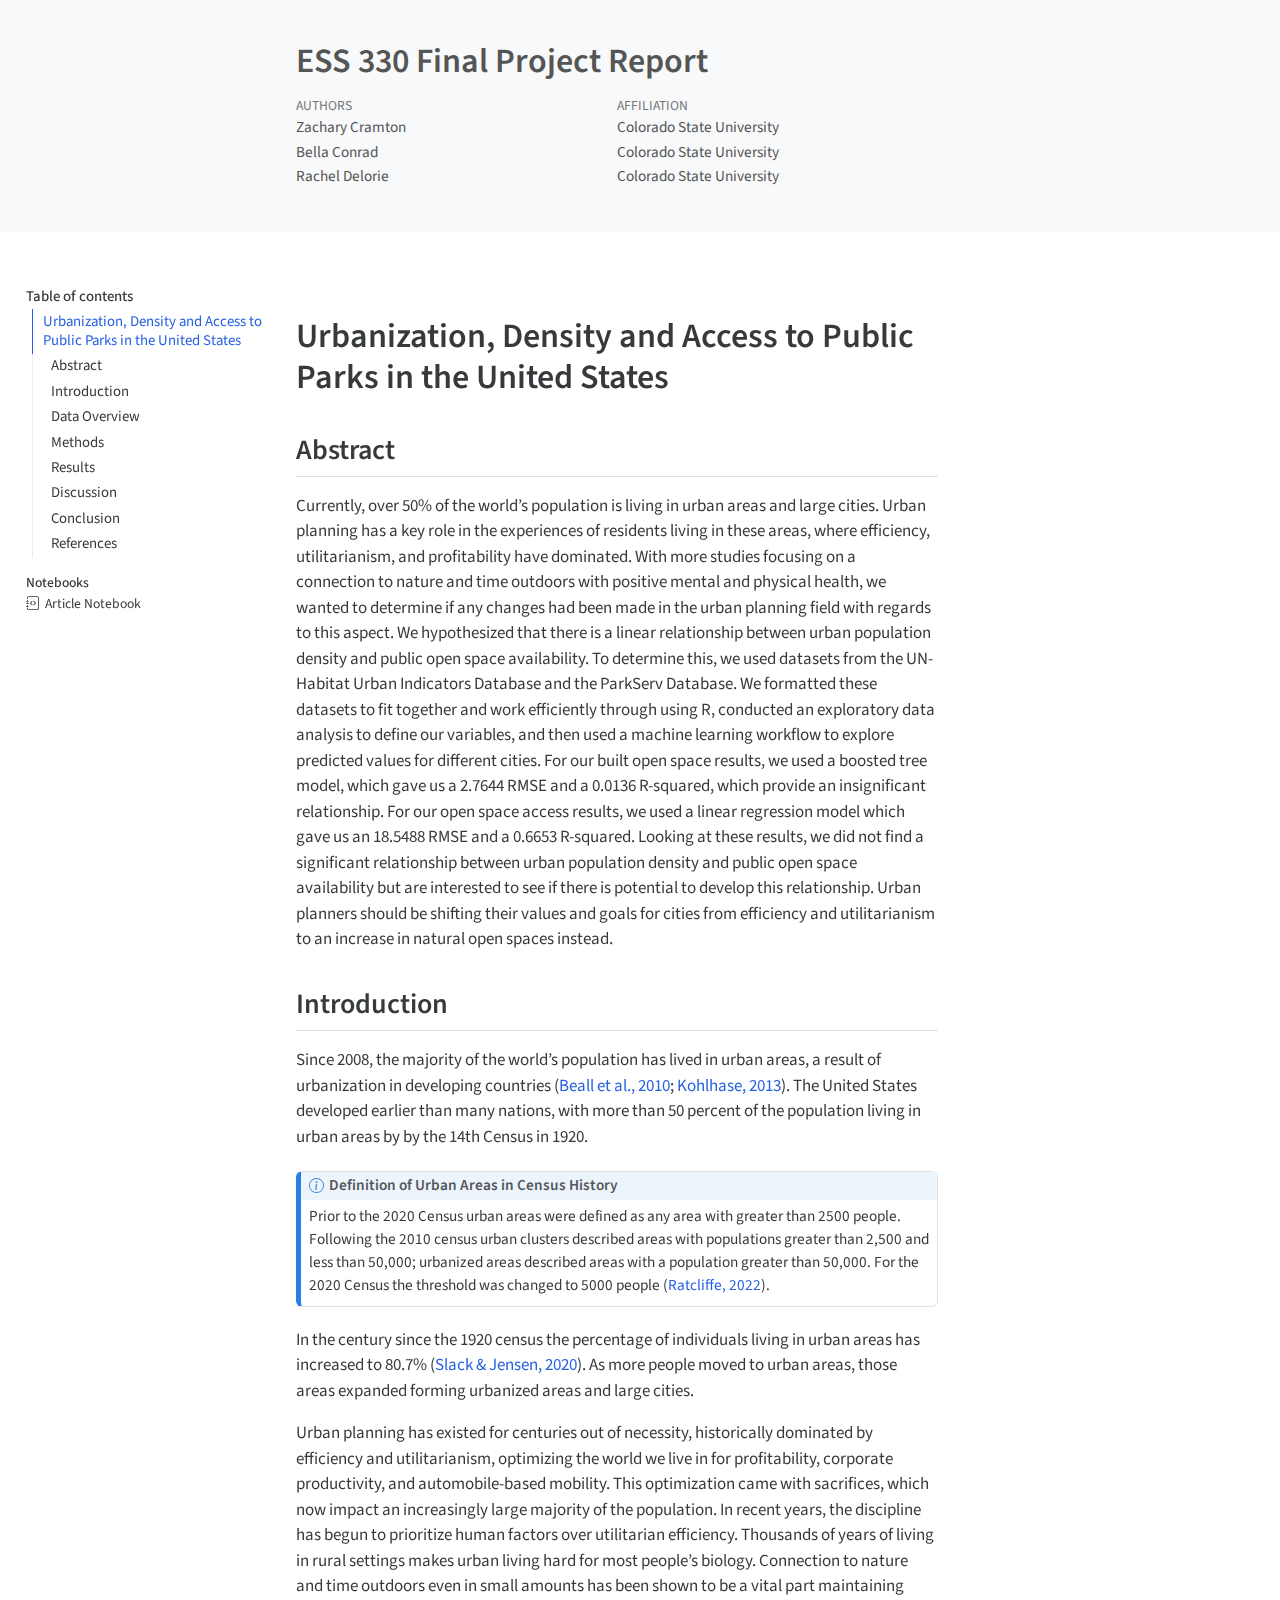
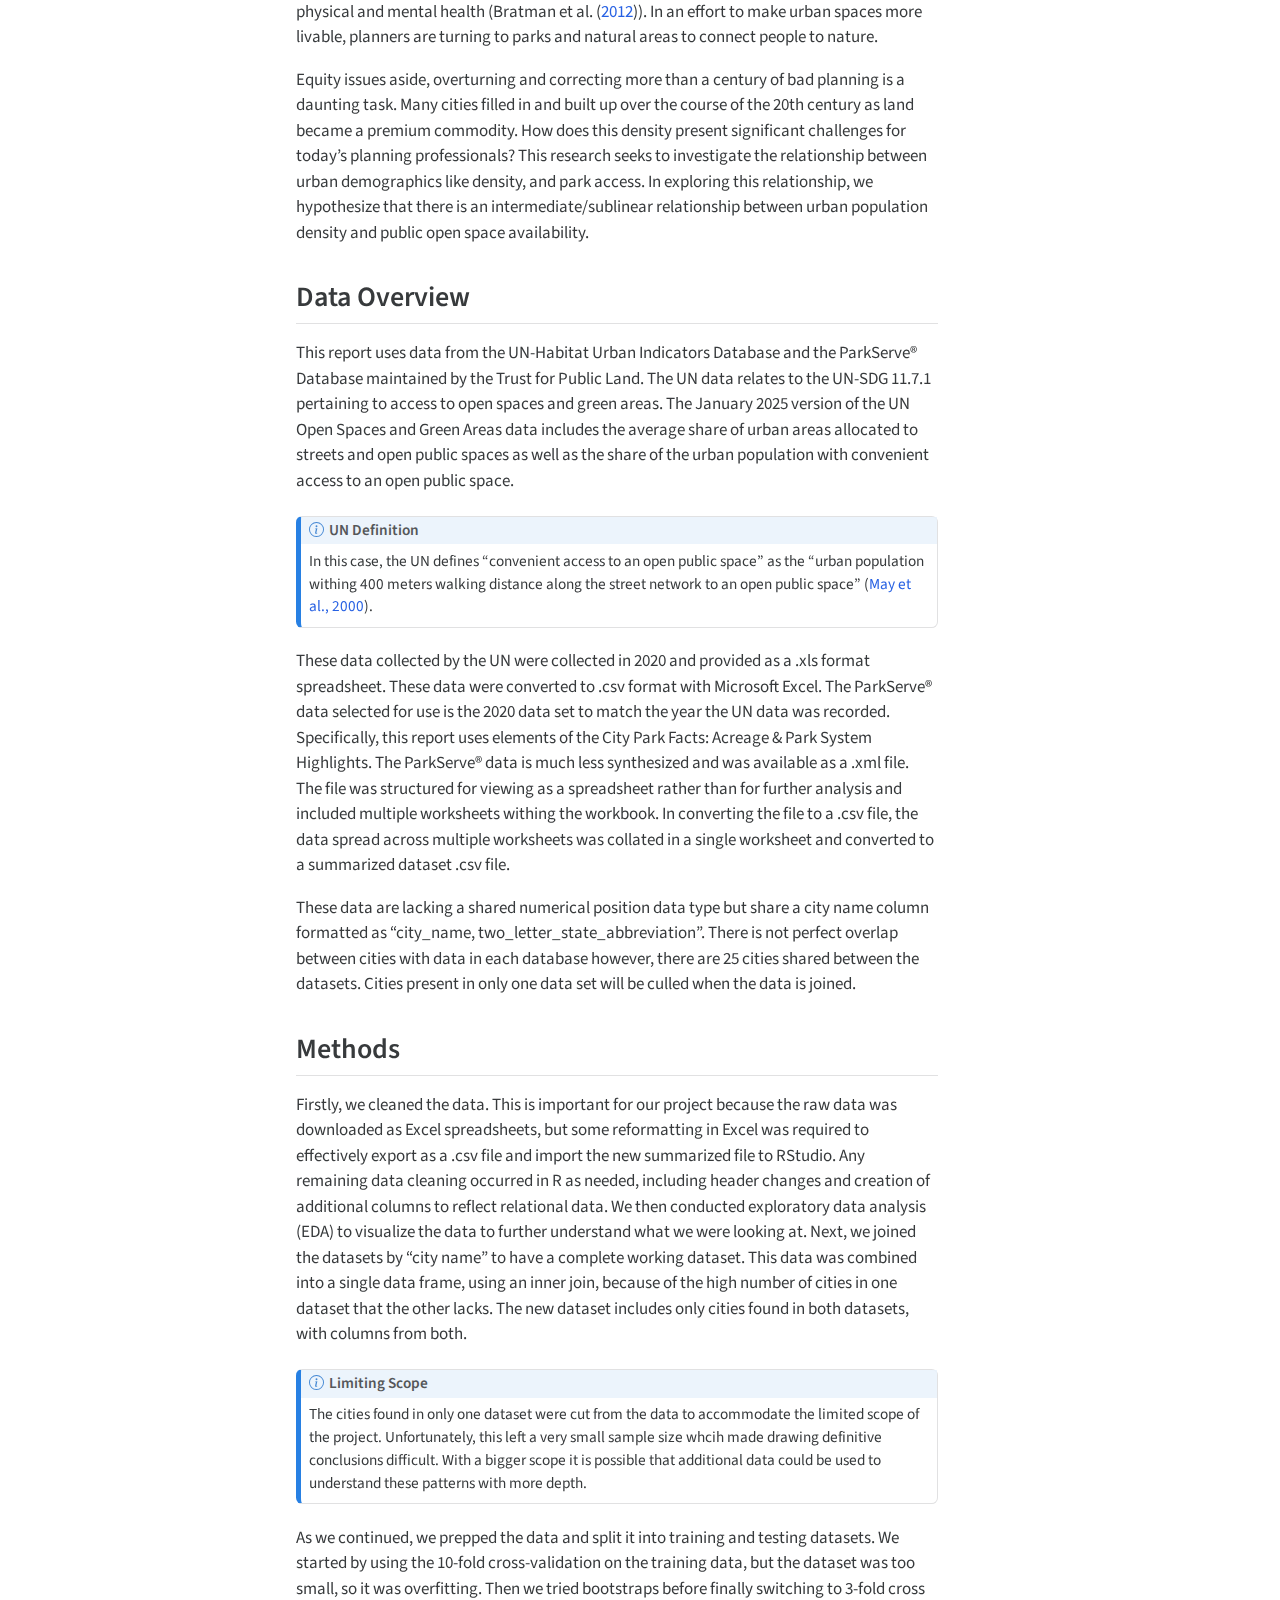
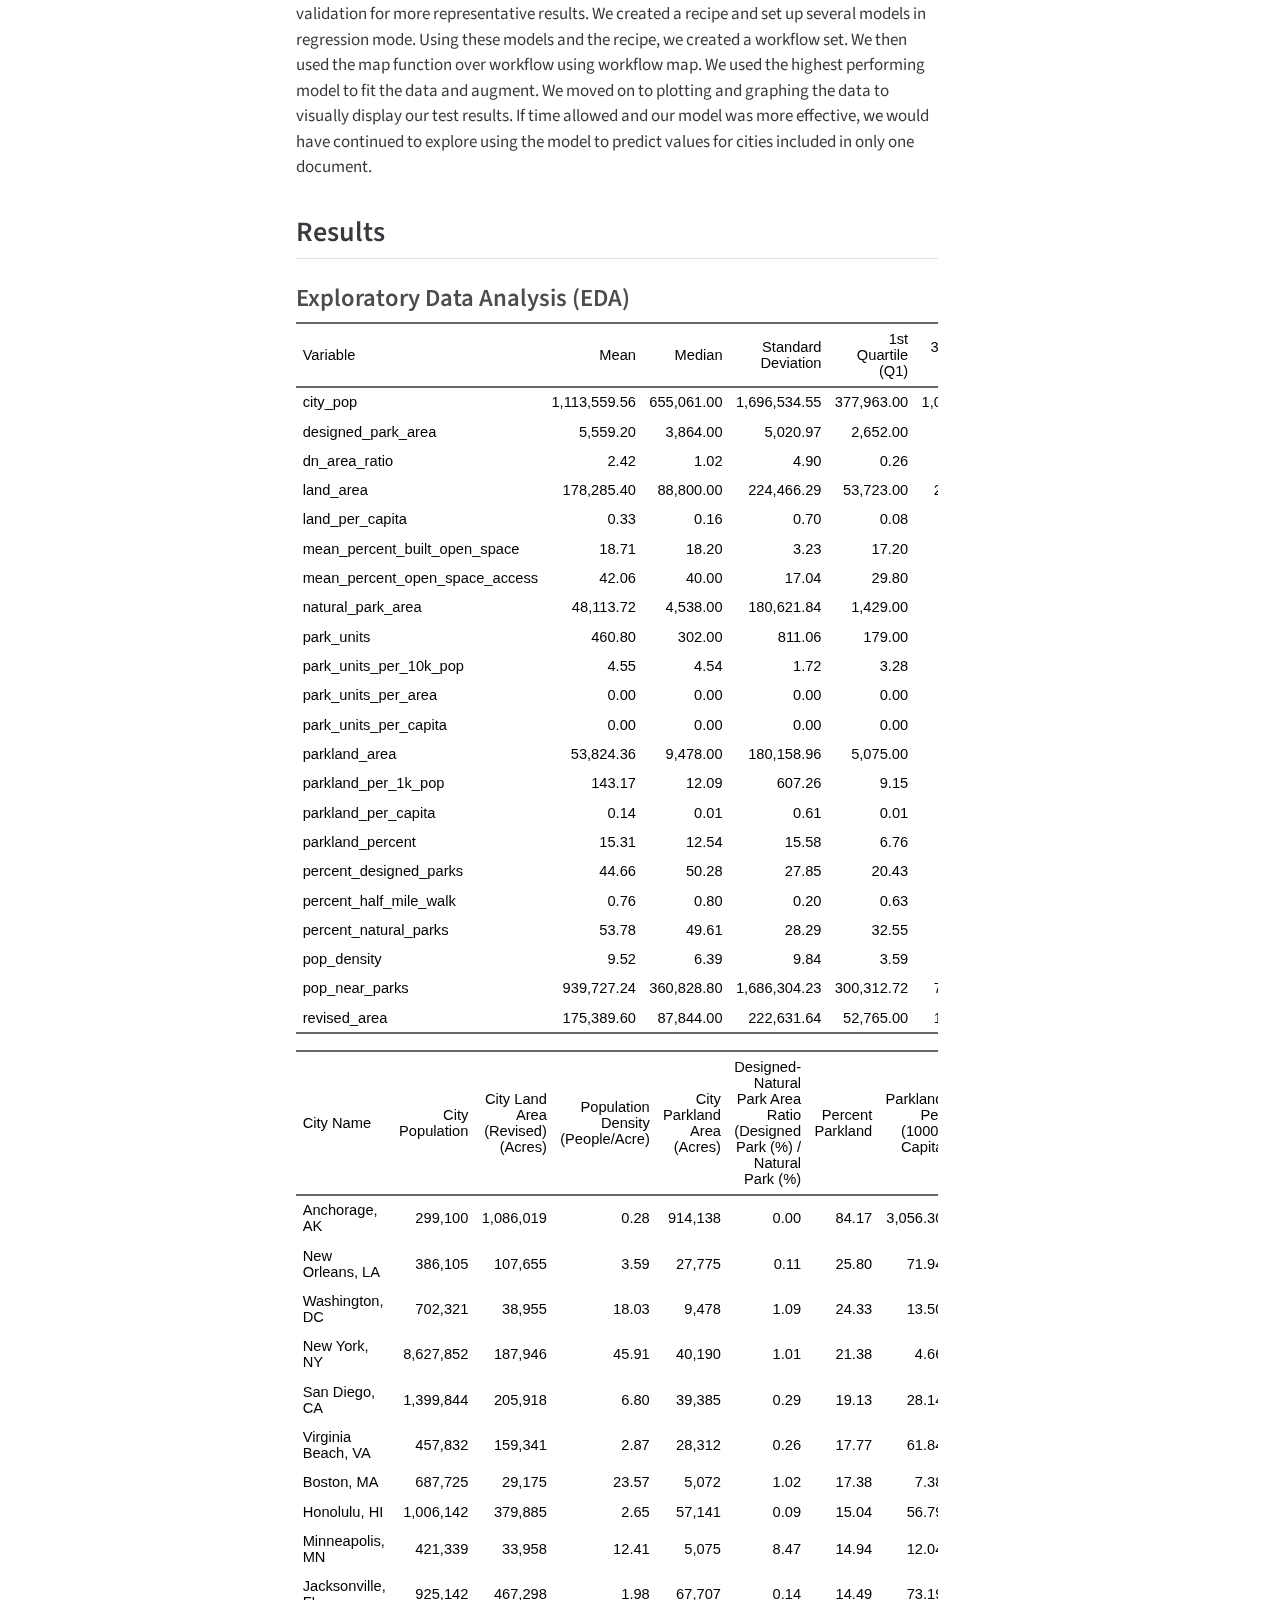
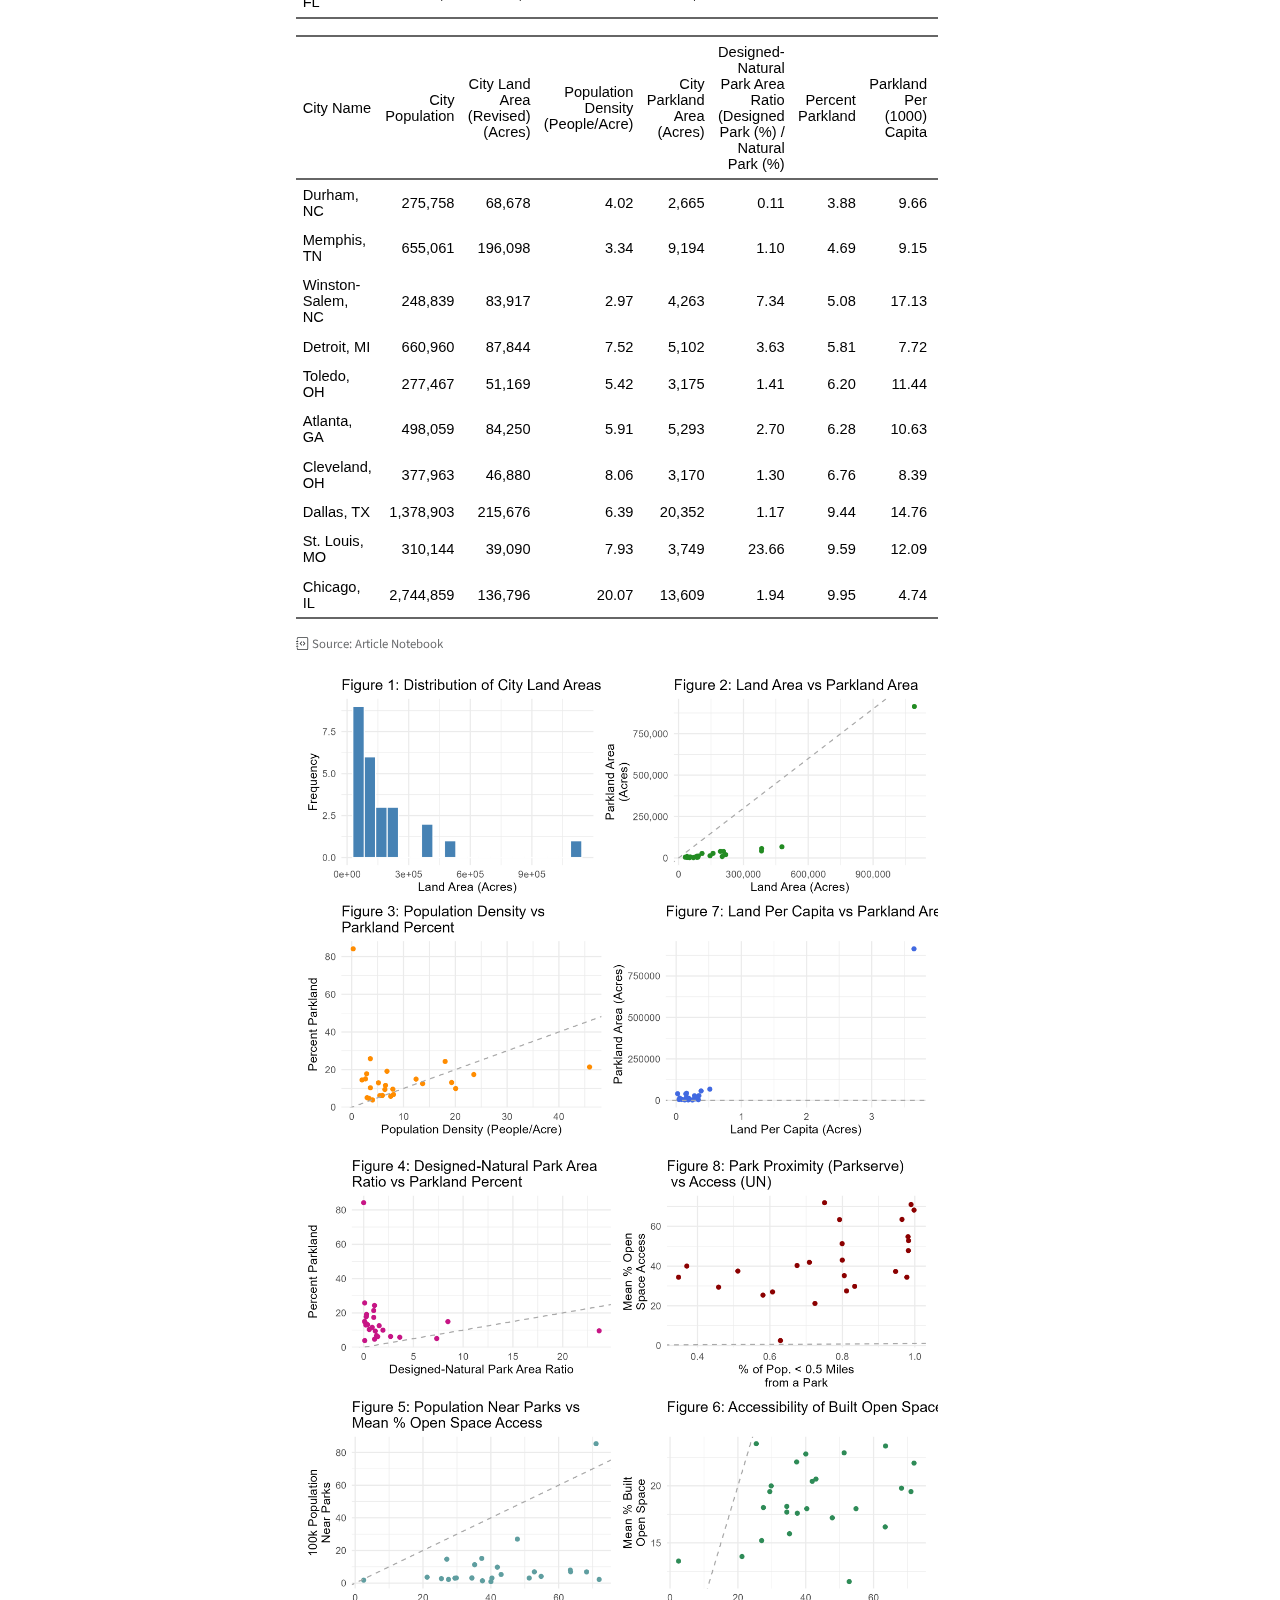
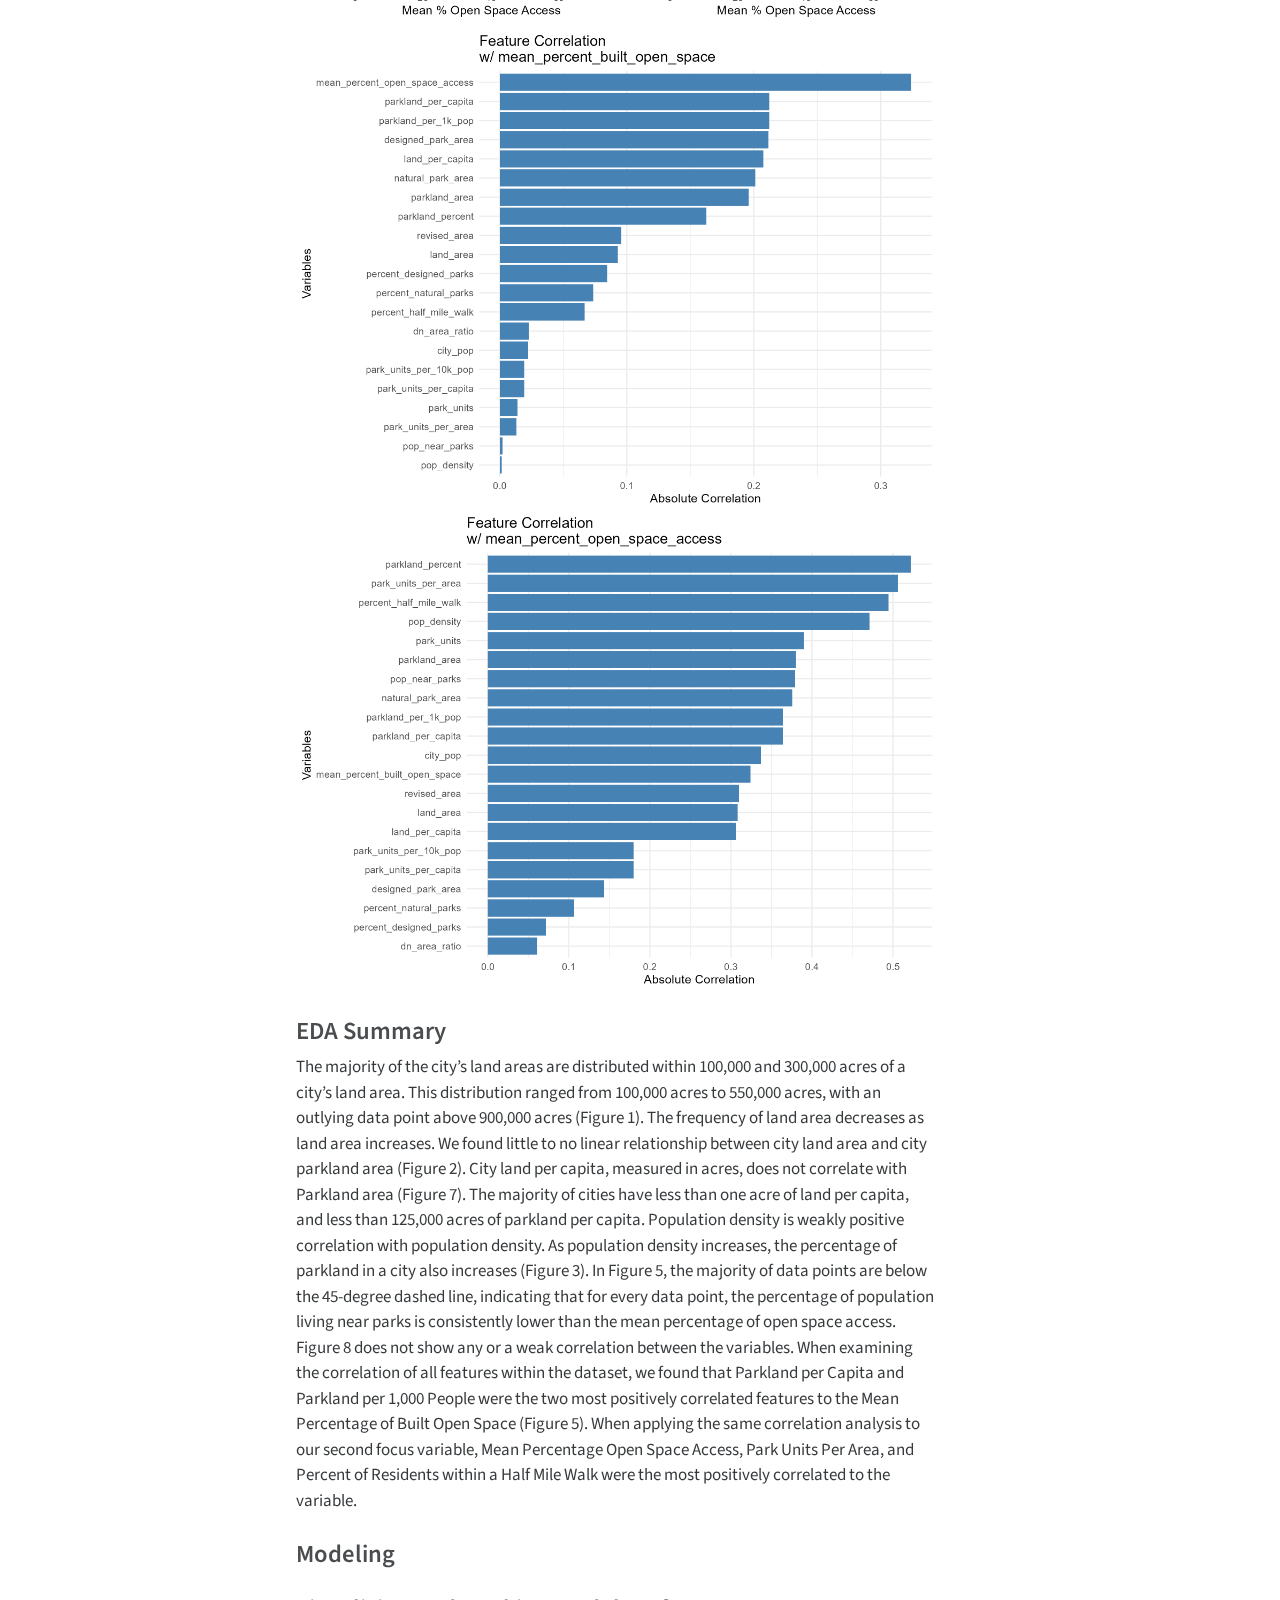
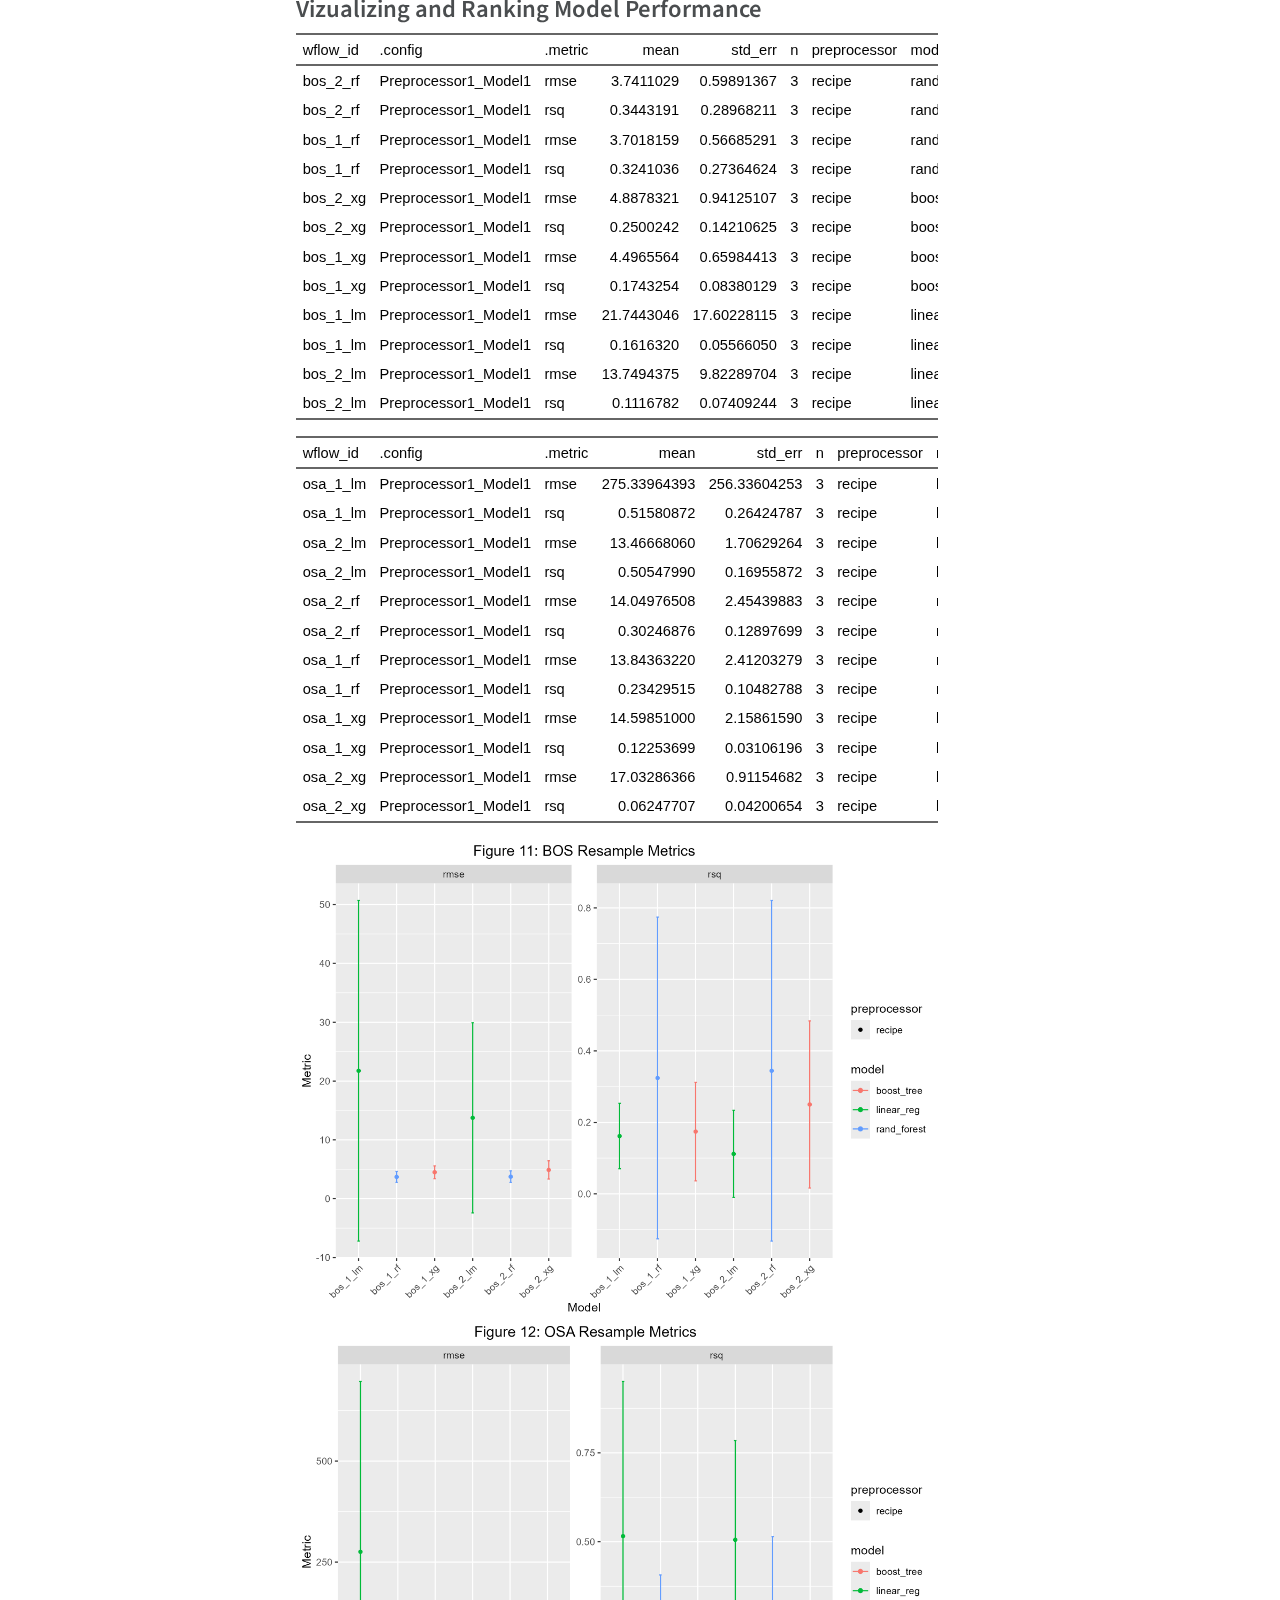
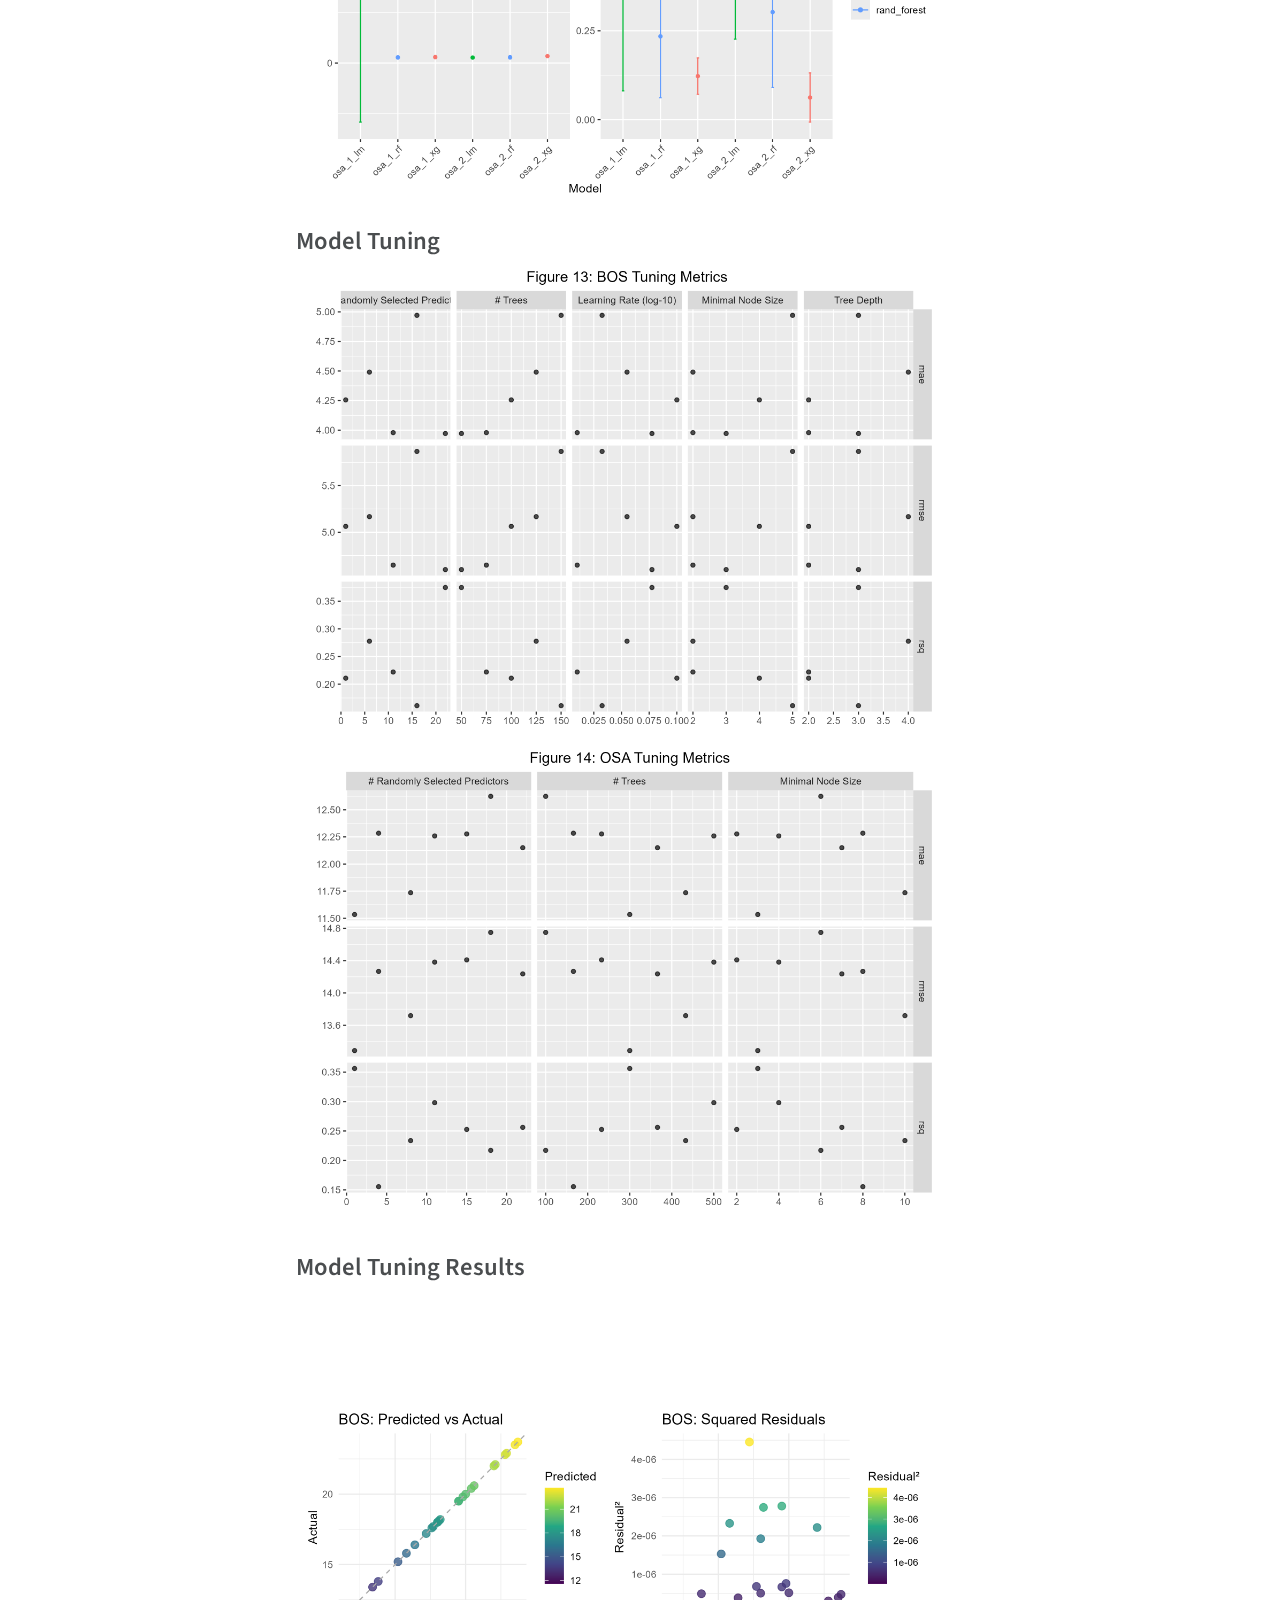
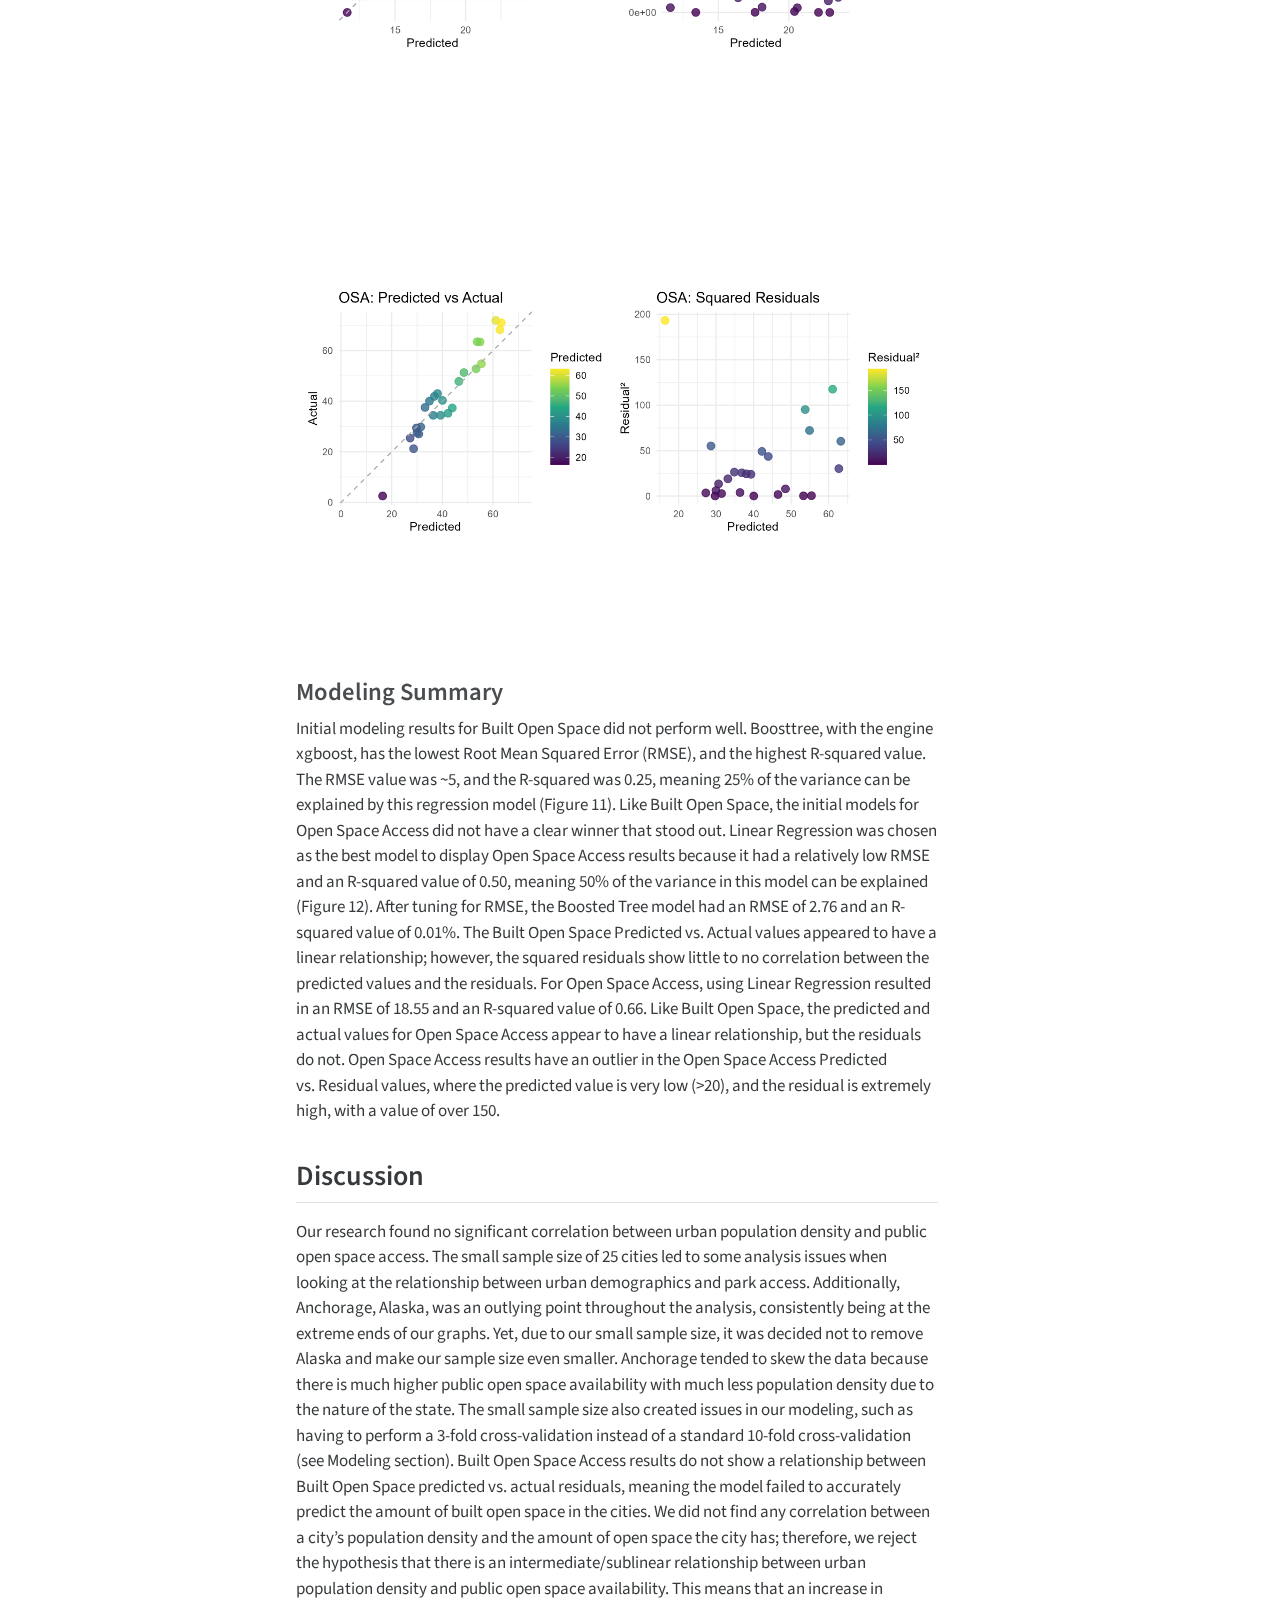
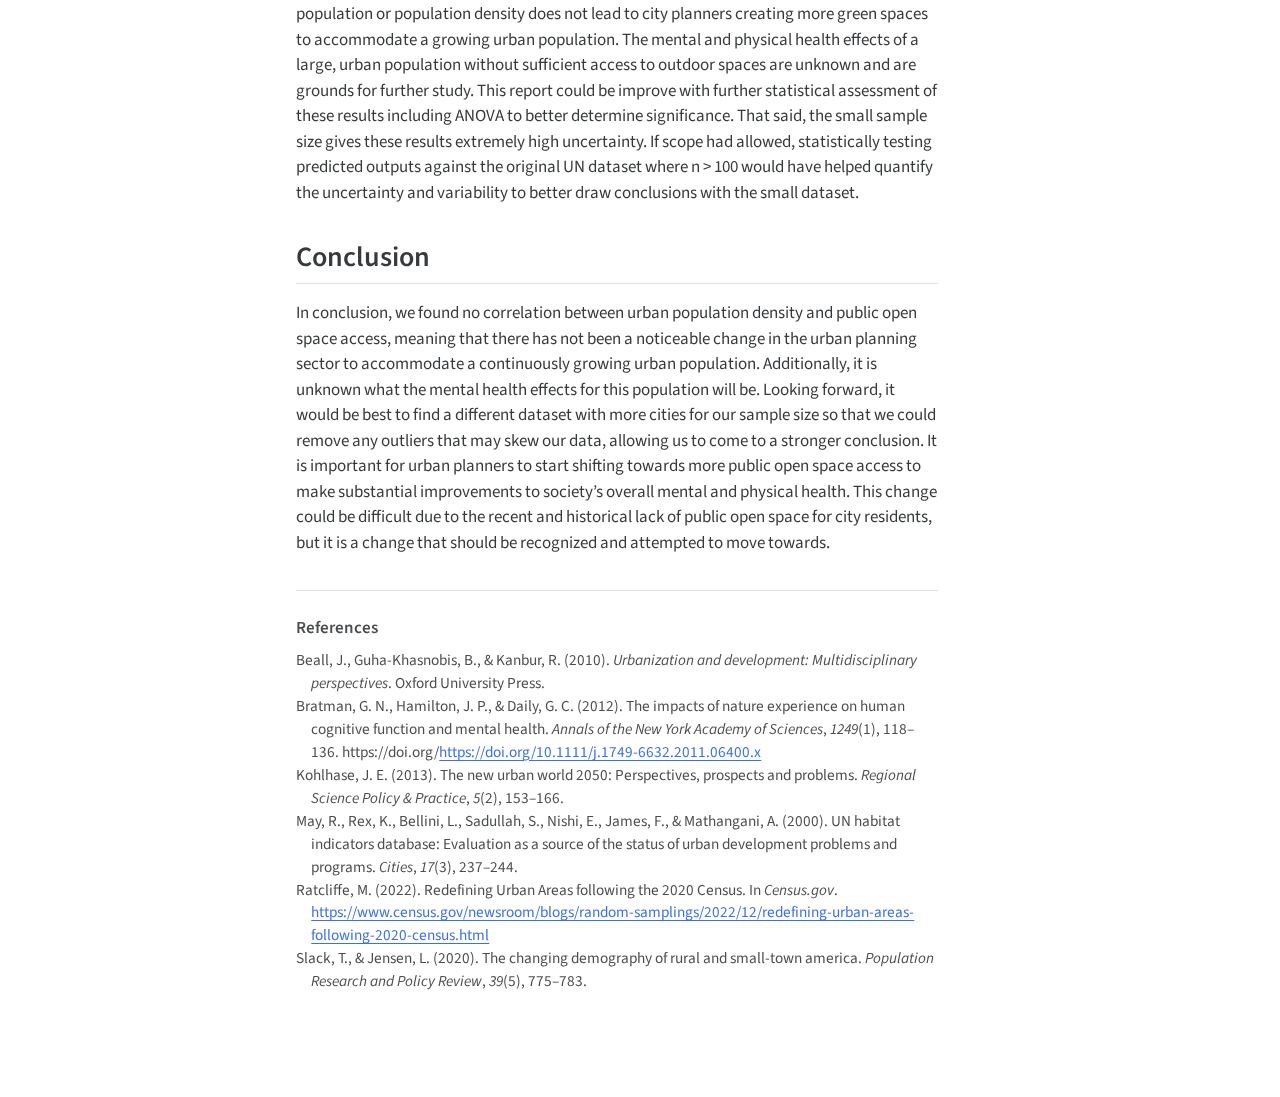
<file: docs/index.html>
<!DOCTYPE html>
<html xmlns="http://www.w3.org/1999/xhtml" lang="en" xml:lang="en"><head>

<meta charset="utf-8">
<meta name="generator" content="quarto-1.6.42">

<meta name="viewport" content="width=device-width, initial-scale=1.0, user-scalable=yes">


<title>ESS 330 Final Project Report</title>
<style>
code{white-space: pre-wrap;}
span.smallcaps{font-variant: small-caps;}
div.columns{display: flex; gap: min(4vw, 1.5em);}
div.column{flex: auto; overflow-x: auto;}
div.hanging-indent{margin-left: 1.5em; text-indent: -1.5em;}
ul.task-list{list-style: none;}
ul.task-list li input[type="checkbox"] {
  width: 0.8em;
  margin: 0 0.8em 0.2em -1em; /* quarto-specific, see https://github.com/quarto-dev/quarto-cli/issues/4556 */ 
  vertical-align: middle;
}
/* CSS for citations */
div.csl-bib-body { }
div.csl-entry {
  clear: both;
  margin-bottom: 0em;
}
.hanging-indent div.csl-entry {
  margin-left:2em;
  text-indent:-2em;
}
div.csl-left-margin {
  min-width:2em;
  float:left;
}
div.csl-right-inline {
  margin-left:2em;
  padding-left:1em;
}
div.csl-indent {
  margin-left: 2em;
}</style>


<script src="site_libs/clipboard/clipboard.min.js"></script>
<script src="site_libs/quarto-html/quarto.js"></script>
<script src="site_libs/quarto-html/popper.min.js"></script>
<script src="site_libs/quarto-html/tippy.umd.min.js"></script>
<script src="site_libs/quarto-html/anchor.min.js"></script>
<link href="site_libs/quarto-html/tippy.css" rel="stylesheet">
<link href="site_libs/quarto-html/quarto-syntax-highlighting-2f5df379a58b258e96c21c0638c20c03.css" rel="stylesheet" id="quarto-text-highlighting-styles">
<script src="site_libs/bootstrap/bootstrap.min.js"></script>
<link href="site_libs/bootstrap/bootstrap-icons.css" rel="stylesheet">
<link href="site_libs/bootstrap/bootstrap-32162a2fca7cb0439643f2faaab1edf3.min.css" rel="stylesheet" append-hash="true" id="quarto-bootstrap" data-mode="light">
<script async="" src="https://hypothes.is/embed.js"></script>
<script>
  window.document.addEventListener("DOMContentLoaded", function (_event) {
    document.body.classList.add('hypothesis-enabled');
  });
</script>
<link href="site_libs/tabwid-1.1.3/tabwid.css" rel="stylesheet">

<script src="site_libs/tabwid-1.1.3/tabwid.js"></script>



<meta name="citation_title" content="ESS 330 Final Project Report">
<meta name="citation_author" content="Zachary Cramton">
<meta name="citation_author" content="Bella Conrad">
<meta name="citation_author" content="Rachel Delorie">
<meta name="citation_language" content="en">
<meta name="citation_reference" content="citation_title=Urbanization and development: Multidisciplinary perspectives;,citation_author=Jo Beall;,citation_author=Basudeb Guha-Khasnobis;,citation_author=Ravi Kanbur;,citation_publication_date=2010;,citation_cover_date=2010;,citation_year=2010;">
<meta name="citation_reference" content="citation_title=The new urban world 2050: Perspectives, prospects and problems;,citation_author=Janet E Kohlhase;,citation_publication_date=2013;,citation_cover_date=2013;,citation_year=2013;,citation_issue=2;,citation_volume=5;,citation_journal_title=Regional Science Policy &amp;amp;amp; Practice;,citation_publisher=Elsevier;">
<meta name="citation_reference" content="citation_title=The changing demography of rural and small-town america;,citation_author=Tim Slack;,citation_author=Leif Jensen;,citation_publication_date=2020;,citation_cover_date=2020;,citation_year=2020;,citation_issue=5;,citation_volume=39;,citation_journal_title=Population Research and Policy Review;,citation_publisher=Springer;">
<meta name="citation_reference" content="citation_title=Redefining Urban Areas following the 2020 Census;,citation_abstract=“Urban” and “rural” are terms that bring to mind specific kinds of landscapes—densely developed areas in the case of urban, and small towns, farms and open spaces in the case of rural.;,citation_author=Michael Ratcliffe;,citation_publication_date=2022-12;,citation_cover_date=2022-12;,citation_year=2022;,citation_fulltext_html_url=https://www.census.gov/newsroom/blogs/random-samplings/2022/12/redefining-urban-areas-following-2020-census.html;,citation_journal_title=Census.gov;">
<meta name="citation_reference" content="citation_title=The US demographic transition;,citation_author=Jeremy Greenwood;,citation_author=Ananth Seshadri;,citation_publication_date=2002;,citation_cover_date=2002;,citation_year=2002;,citation_issue=2;,citation_volume=92;,citation_journal_title=American Economic Review;,citation_publisher=American Economic Association;">
<meta name="citation_reference" content="citation_title=The second demographic transition: A concise overview of its development;,citation_author=Ron Lesthaeghe;,citation_publication_date=2014;,citation_cover_date=2014;,citation_year=2014;,citation_issue=51;,citation_volume=111;,citation_journal_title=Proceedings of the National Academy of Sciences;,citation_publisher=National Academy of Sciences;">
<meta name="citation_reference" content="citation_publication_date=2025-01;,citation_cover_date=2025-01;,citation_year=2025;,citation_fulltext_html_url=https://data.unhabitat.org/pages/open-spaces-and-green-areas;,citation_journal_title=Urban Indicators Database;">
<meta name="citation_reference" content="citation_publication_date=2020;,citation_cover_date=2020;,citation_year=2020;,citation_fulltext_html_url=https://parkserve.tpl.org/downloads/historic/2020_ParkScoreRank.pdf;,citation_journal_title=The Trust for Public Land;">
<meta name="citation_reference" content="citation_title=UN habitat indicators database: Evaluation as a source of the status of urban development problems and programs;,citation_author=Richard May;,citation_author=Kevin Rex;,citation_author=Lisa Bellini;,citation_author=Sakera Sadullah;,citation_author=Emily Nishi;,citation_author=Francette James;,citation_author=Angela Mathangani;,citation_publication_date=2000;,citation_cover_date=2000;,citation_year=2000;,citation_issue=3;,citation_volume=17;,citation_journal_title=Cities;,citation_publisher=Elsevier;">
<meta name="citation_reference" content="citation_title=The impacts of nature experience on human cognitive function and mental health;,citation_abstract=Scholars spanning a variety of disciplines have studied the ways in which contact with natural environments may impact human well-being. We review the effects of such nature experience on human cognitive function and mental health, synthesizing work from environmental psychology, urban planning, the medical literature, and landscape aesthetics. We provide an overview of the prevailing explanatory theories of these effects, the ways in which exposure to nature has been considered, and the role that individuals’ preferences for nature may play in the impact of the environment on psychological functioning. Drawing from the highly productive but disparate programs of research in this area, we conclude by proposing a system of categorization for different types of nature experience. We also outline key questions for future work, including further inquiry into which elements of the natural environment may have impacts on cognitive function and mental health; what the most effective type, duration, and frequency of contact may be; and what the possible neural mechanisms are that could be responsible for the documented effects.;,citation_author=Gregory N. Bratman;,citation_author=J. Paul Hamilton;,citation_author=Gretchen C. Daily;,citation_publication_date=2012;,citation_cover_date=2012;,citation_year=2012;,citation_fulltext_html_url=https://nyaspubs.onlinelibrary.wiley.com/doi/abs/10.1111/j.1749-6632.2011.06400.x;,citation_issue=1;,citation_doi=https://doi.org/10.1111/j.1749-6632.2011.06400.x;,citation_volume=1249;,citation_journal_title=Annals of the New York Academy of Sciences;">
</head>

<body>

<header id="title-block-header" class="quarto-title-block default toc-left page-columns page-full">
  <div class="quarto-title-banner page-columns page-full">
    <div class="quarto-title column-body">
      <h1 class="title">ESS 330 Final Project Report</h1>
          </div>

    
    <div class="quarto-title-meta-container">
      <div class="quarto-title-meta-column-start">
            <div class="quarto-title-meta-author">
          <div class="quarto-title-meta-heading">Authors</div>
          <div class="quarto-title-meta-heading">Affiliation</div>
          
                <div class="quarto-title-meta-contents">
            <p class="author">Zachary Cramton </p>
          </div>
                <div class="quarto-title-meta-contents">
                    <p class="affiliation">
                        Colorado State University
                      </p>
                  </div>
                      <div class="quarto-title-meta-contents">
            <p class="author">Bella Conrad </p>
          </div>
                <div class="quarto-title-meta-contents">
                    <p class="affiliation">
                        Colorado State University
                      </p>
                  </div>
                      <div class="quarto-title-meta-contents">
            <p class="author">Rachel Delorie </p>
          </div>
                <div class="quarto-title-meta-contents">
                    <p class="affiliation">
                        Colorado State University
                      </p>
                  </div>
                    </div>
        
        <div class="quarto-title-meta">

                      
          
                
              </div>
      </div>
      <div class="quarto-title-meta-column-end quarto-other-formats-target">
      </div>
    </div>



    <div class="quarto-other-links-text-target">
    </div>  </div>
</header><div id="quarto-content" class="page-columns page-rows-contents page-layout-article toc-left">
<div id="quarto-sidebar-toc-left" class="sidebar toc-left">
  <nav id="TOC" role="doc-toc" class="toc-active">
    <h2 id="toc-title">Table of contents</h2>
   
  <ul>
  <li><a href="#urbanization-density-and-access-to-public-parks-in-the-united-states" id="toc-urbanization-density-and-access-to-public-parks-in-the-united-states" class="nav-link active" data-scroll-target="#urbanization-density-and-access-to-public-parks-in-the-united-states">Urbanization, Density and Access to Public Parks in the United States</a>
  <ul class="collapse">
  <li><a href="#abstract" id="toc-abstract" class="nav-link" data-scroll-target="#abstract">Abstract</a></li>
  <li><a href="#introduction" id="toc-introduction" class="nav-link" data-scroll-target="#introduction">Introduction</a></li>
  <li><a href="#data-overview" id="toc-data-overview" class="nav-link" data-scroll-target="#data-overview">Data Overview</a></li>
  <li><a href="#methods" id="toc-methods" class="nav-link" data-scroll-target="#methods">Methods</a></li>
  <li><a href="#results" id="toc-results" class="nav-link" data-scroll-target="#results">Results</a>
  <ul class="collapse">
  <li><a href="#exploratory-data-analysis-eda" id="toc-exploratory-data-analysis-eda" class="nav-link" data-scroll-target="#exploratory-data-analysis-eda">Exploratory Data Analysis (EDA)</a></li>
  <li><a href="#eda-summary" id="toc-eda-summary" class="nav-link" data-scroll-target="#eda-summary">EDA Summary</a></li>
  <li><a href="#modeling" id="toc-modeling" class="nav-link" data-scroll-target="#modeling">Modeling</a></li>
  <li><a href="#vizualizing-and-ranking-model-performance" id="toc-vizualizing-and-ranking-model-performance" class="nav-link" data-scroll-target="#vizualizing-and-ranking-model-performance">Vizualizing and Ranking Model Performance</a></li>
  <li><a href="#model-tuning" id="toc-model-tuning" class="nav-link" data-scroll-target="#model-tuning">Model Tuning</a></li>
  <li><a href="#model-tuning-results" id="toc-model-tuning-results" class="nav-link" data-scroll-target="#model-tuning-results">Model Tuning Results</a></li>
  <li><a href="#modeling-summary" id="toc-modeling-summary" class="nav-link" data-scroll-target="#modeling-summary">Modeling Summary</a></li>
  </ul></li>
  <li><a href="#discussion" id="toc-discussion" class="nav-link" data-scroll-target="#discussion">Discussion</a></li>
  <li><a href="#conclusion" id="toc-conclusion" class="nav-link" data-scroll-target="#conclusion">Conclusion</a></li>
  <li><a href="#references" id="toc-references" class="nav-link" data-scroll-target="#references">References</a></li>
  </ul></li>
  </ul>
<div class="quarto-alternate-notebooks"><h2>Notebooks</h2><ul><li><a href="index-preview.html"><i class="bi bi-journal-code"></i>Article Notebook</a></li></ul></div></nav>
</div>
<div id="quarto-margin-sidebar" class="sidebar margin-sidebar zindex-bottom">
</div>
<main class="content quarto-banner-title-block" id="quarto-document-content">



  


<section id="urbanization-density-and-access-to-public-parks-in-the-united-states" class="level1">
<h1>Urbanization, Density and Access to Public Parks in the United States</h1>
<section id="abstract" class="level2">
<h2 class="anchored" data-anchor-id="abstract">Abstract</h2>
<p>Currently, over 50% of the world’s population is living in urban areas and large cities. Urban planning has a key role in the experiences of residents living in these areas, where efficiency, utilitarianism, and profitability have dominated. With more studies focusing on a connection to nature and time outdoors with positive mental and physical health, we wanted to determine if any changes had been made in the urban planning field with regards to this aspect. We hypothesized that there is a linear relationship between urban population density and public open space availability. To determine this, we used datasets from the UN-Habitat Urban Indicators Database and the ParkServ Database. We formatted these datasets to fit together and work efficiently through using R, conducted an exploratory data analysis to define our variables, and then used a machine learning workflow to explore predicted values for different cities. For our built open space results, we used a boosted tree model, which gave us a 2.7644 RMSE and a 0.0136 R-squared, which provide an insignificant relationship. For our open space access results, we used a linear regression model which gave us an 18.5488 RMSE and a 0.6653 R-squared. Looking at these results, we did not find a significant relationship between urban population density and public open space availability but are interested to see if there is potential to develop this relationship. Urban planners should be shifting their values and goals for cities from efficiency and utilitarianism to an increase in natural open spaces instead.</p>
</section>
<section id="introduction" class="level2">
<h2 class="anchored" data-anchor-id="introduction">Introduction</h2>
<p>Since 2008, the majority of the world’s population has lived in urban areas, a result of urbanization in developing countries <span class="citation" data-cites="kohlhase2013new beall2010urbanization">(<a href="#ref-beall2010urbanization" role="doc-biblioref">Beall et al., 2010</a>; <a href="#ref-kohlhase2013new" role="doc-biblioref">Kohlhase, 2013</a>)</span>. The United States developed earlier than many nations, with more than 50 percent of the population living in urban areas by by the 14th Census in 1920.</p>
<div class="callout callout-style-default callout-note callout-titled">
<div class="callout-header d-flex align-content-center">
<div class="callout-icon-container">
<i class="callout-icon"></i>
</div>
<div class="callout-title-container flex-fill">
Definition of Urban Areas in Census History
</div>
</div>
<div class="callout-body-container callout-body">
<p>Prior to the 2020 Census urban areas were defined as any area with greater than 2500 people. Following the 2010 census urban clusters described areas with populations greater than 2,500 and less than 50,000; urbanized areas described areas with a population greater than 50,000. For the 2020 Census the threshold was changed to 5000 people <span class="citation" data-cites="ratcliffe_redefining_2022">(<a href="#ref-ratcliffe_redefining_2022" role="doc-biblioref">Ratcliffe, 2022</a>)</span>.</p>
</div>
</div>
<p>In the century since the 1920 census the percentage of individuals living in urban areas has increased to 80.7% <span class="citation" data-cites="slack2020changing">(<a href="#ref-slack2020changing" role="doc-biblioref">Slack &amp; Jensen, 2020</a>)</span>. As more people moved to urban areas, those areas expanded forming urbanized areas and large cities.</p>
<p>Urban planning has existed for centuries out of necessity, historically dominated by efficiency and utilitarianism, optimizing the world we live in for profitability, corporate productivity, and automobile-based mobility. This optimization came with sacrifices, which now impact an increasingly large majority of the population. In recent years, the discipline has begun to prioritize human factors over utilitarian efficiency. Thousands of years of living in rural settings makes urban living hard for most people’s biology. Connection to nature and time outdoors even in small amounts has been shown to be a vital part maintaining physical and mental health (<span class="citation" data-cites="nature-health">Bratman et al. (<a href="#ref-nature-health" role="doc-biblioref">2012</a>)</span>). In an effort to make urban spaces more livable, planners are turning to parks and natural areas to connect people to nature.</p>
<p>Equity issues aside, overturning and correcting more than a century of bad planning is a daunting task. Many cities filled in and built up over the course of the 20th century as land became a premium commodity. How does this density present significant challenges for today’s planning professionals? This research seeks to investigate the relationship between urban demographics like density, and park access. In exploring this relationship, we hypothesize that there is an intermediate/sublinear relationship between urban population density and public open space availability.</p>
</section>
<section id="data-overview" class="level2">
<h2 class="anchored" data-anchor-id="data-overview">Data Overview</h2>
<p>This report uses data from the UN-Habitat Urban Indicators Database and the ParkServe® Database maintained by the Trust for Public Land. The UN data relates to the UN-SDG 11.7.1 pertaining to access to open spaces and green areas. The January 2025 version of the UN Open Spaces and Green Areas data includes the average share of urban areas allocated to streets and open public spaces as well as the share of the urban population with convenient access to an open public space.</p>
<div class="callout callout-style-default callout-note callout-titled">
<div class="callout-header d-flex align-content-center">
<div class="callout-icon-container">
<i class="callout-icon"></i>
</div>
<div class="callout-title-container flex-fill">
UN Definition
</div>
</div>
<div class="callout-body-container callout-body">
<p>In this case, the UN defines “convenient access to an open public space” as the “urban population withing 400 meters walking distance along the street network to an open public space” <span class="citation" data-cites="may2000habitat">(<a href="#ref-may2000habitat" role="doc-biblioref">May et al., 2000</a>)</span>.</p>
</div>
</div>
<p>
</p><p>These data collected by the UN were collected in 2020 and provided as a .xls format spreadsheet. These data were converted to .csv format with Microsoft Excel. The ParkServe® data selected for use is the 2020 data set to match the year the UN data was recorded. Specifically, this report uses elements of the City Park Facts: Acreage &amp; Park System Highlights. The ParkServe® data is much less synthesized and was available as a .xml file. The file was structured for viewing as a spreadsheet rather than for further analysis and included multiple worksheets withing the workbook. In converting the file to a .csv file, the data spread across multiple worksheets was collated in a single worksheet and converted to a summarized dataset .csv file.</p>
<p>
</p><p>These data are lacking a shared numerical position data type but share a city name column formatted as “city_name, two_letter_state_abbreviation”. There is not perfect overlap between cities with data in each database however, there are 25 cities shared between the datasets. Cities present in only one data set will be culled when the data is joined.</p>
</section>
<section id="methods" class="level2">
<h2 class="anchored" data-anchor-id="methods">Methods</h2>
<p>Firstly, we cleaned the data. This is important for our project because the raw data was downloaded as Excel spreadsheets, but some reformatting in Excel was required to effectively export as a .csv file and import the new summarized file to RStudio. Any remaining data cleaning occurred in R as needed, including header changes and creation of additional columns to reflect relational data. We then conducted exploratory data analysis (EDA) to visualize the data to further understand what we were looking at. Next, we joined the datasets by “city name” to have a complete working dataset. This data was combined into a single data frame, using an inner join, because of the high number of cities in one dataset that the other lacks. The new dataset includes only cities found in both datasets, with columns from both.</p>
<div class="callout callout-style-default callout-note callout-titled">
<div class="callout-header d-flex align-content-center">
<div class="callout-icon-container">
<i class="callout-icon"></i>
</div>
<div class="callout-title-container flex-fill">
Limiting Scope
</div>
</div>
<div class="callout-body-container callout-body">
<p>The cities found in only one dataset were cut from the data to accommodate the limited scope of the project. Unfortunately, this left a very small sample size whcih made drawing definitive conclusions difficult. With a bigger scope it is possible that additional data could be used to understand these patterns with more depth.</p>
</div>
</div>
<p>As we continued, we prepped the data and split it into training and testing datasets. We started by using the 10-fold cross-validation on the training data, but the dataset was too small, so it was overfitting. Then we tried bootstraps before finally switching to 3-fold cross validation for more representative results. We created a recipe and set up several models in regression mode. Using these models and the recipe, we created a workflow set. We then used the map function over workflow using workflow map. We used the highest performing model to fit the data and augment. We moved on to plotting and graphing the data to visually display our test results. If time allowed and our model was more effective, we would have continued to explore using the model to predict values for cities included in only one document.</p>
</section>
<section id="results" class="level2">
<h2 class="anchored" data-anchor-id="results">Results</h2>
<section id="exploratory-data-analysis-eda" class="level3">
<h3 class="anchored" data-anchor-id="exploratory-data-analysis-eda">Exploratory Data Analysis (EDA)</h3>
<div class="cell">
<div class="cell-output-display">
<div class="tabwid"><style>.cl-c96dfa16{}.cl-c967049a{font-family:'Arial';font-size:11pt;font-weight:normal;font-style:normal;text-decoration:none;color:rgba(0, 0, 0, 1.00);background-color:transparent;}.cl-c9698c56{margin:0;text-align:left;border-bottom: 0 solid rgba(0, 0, 0, 1.00);border-top: 0 solid rgba(0, 0, 0, 1.00);border-left: 0 solid rgba(0, 0, 0, 1.00);border-right: 0 solid rgba(0, 0, 0, 1.00);padding-bottom:5pt;padding-top:5pt;padding-left:5pt;padding-right:5pt;line-height: 1;background-color:transparent;}.cl-c9698c57{margin:0;text-align:right;border-bottom: 0 solid rgba(0, 0, 0, 1.00);border-top: 0 solid rgba(0, 0, 0, 1.00);border-left: 0 solid rgba(0, 0, 0, 1.00);border-right: 0 solid rgba(0, 0, 0, 1.00);padding-bottom:5pt;padding-top:5pt;padding-left:5pt;padding-right:5pt;line-height: 1;background-color:transparent;}.cl-c969aab0{width:2.74in;background-color:transparent;vertical-align: middle;border-bottom: 1.5pt solid rgba(102, 102, 102, 1.00);border-top: 1.5pt solid rgba(102, 102, 102, 1.00);border-left: 0 solid rgba(0, 0, 0, 1.00);border-right: 0 solid rgba(0, 0, 0, 1.00);margin-bottom:0;margin-top:0;margin-left:0;margin-right:0;}.cl-c969aaba{width:1.177in;background-color:transparent;vertical-align: middle;border-bottom: 1.5pt solid rgba(102, 102, 102, 1.00);border-top: 1.5pt solid rgba(102, 102, 102, 1.00);border-left: 0 solid rgba(0, 0, 0, 1.00);border-right: 0 solid rgba(0, 0, 0, 1.00);margin-bottom:0;margin-top:0;margin-left:0;margin-right:0;}.cl-c969aabb{width:1.05in;background-color:transparent;vertical-align: middle;border-bottom: 1.5pt solid rgba(102, 102, 102, 1.00);border-top: 1.5pt solid rgba(102, 102, 102, 1.00);border-left: 0 solid rgba(0, 0, 0, 1.00);border-right: 0 solid rgba(0, 0, 0, 1.00);margin-bottom:0;margin-top:0;margin-left:0;margin-right:0;}.cl-c969aabc{width:1.585in;background-color:transparent;vertical-align: middle;border-bottom: 1.5pt solid rgba(102, 102, 102, 1.00);border-top: 1.5pt solid rgba(102, 102, 102, 1.00);border-left: 0 solid rgba(0, 0, 0, 1.00);border-right: 0 solid rgba(0, 0, 0, 1.00);margin-bottom:0;margin-top:0;margin-left:0;margin-right:0;}.cl-c969aac4{width:1.414in;background-color:transparent;vertical-align: middle;border-bottom: 1.5pt solid rgba(102, 102, 102, 1.00);border-top: 1.5pt solid rgba(102, 102, 102, 1.00);border-left: 0 solid rgba(0, 0, 0, 1.00);border-right: 0 solid rgba(0, 0, 0, 1.00);margin-bottom:0;margin-top:0;margin-left:0;margin-right:0;}.cl-c969aac5{width:1.431in;background-color:transparent;vertical-align: middle;border-bottom: 1.5pt solid rgba(102, 102, 102, 1.00);border-top: 1.5pt solid rgba(102, 102, 102, 1.00);border-left: 0 solid rgba(0, 0, 0, 1.00);border-right: 0 solid rgba(0, 0, 0, 1.00);margin-bottom:0;margin-top:0;margin-left:0;margin-right:0;}.cl-c969aac6{width:2.74in;background-color:transparent;vertical-align: middle;border-bottom: 0 solid rgba(0, 0, 0, 1.00);border-top: 0 solid rgba(0, 0, 0, 1.00);border-left: 0 solid rgba(0, 0, 0, 1.00);border-right: 0 solid rgba(0, 0, 0, 1.00);margin-bottom:0;margin-top:0;margin-left:0;margin-right:0;}.cl-c969aac7{width:1.177in;background-color:transparent;vertical-align: middle;border-bottom: 0 solid rgba(0, 0, 0, 1.00);border-top: 0 solid rgba(0, 0, 0, 1.00);border-left: 0 solid rgba(0, 0, 0, 1.00);border-right: 0 solid rgba(0, 0, 0, 1.00);margin-bottom:0;margin-top:0;margin-left:0;margin-right:0;}.cl-c969aace{width:1.05in;background-color:transparent;vertical-align: middle;border-bottom: 0 solid rgba(0, 0, 0, 1.00);border-top: 0 solid rgba(0, 0, 0, 1.00);border-left: 0 solid rgba(0, 0, 0, 1.00);border-right: 0 solid rgba(0, 0, 0, 1.00);margin-bottom:0;margin-top:0;margin-left:0;margin-right:0;}.cl-c969aacf{width:1.585in;background-color:transparent;vertical-align: middle;border-bottom: 0 solid rgba(0, 0, 0, 1.00);border-top: 0 solid rgba(0, 0, 0, 1.00);border-left: 0 solid rgba(0, 0, 0, 1.00);border-right: 0 solid rgba(0, 0, 0, 1.00);margin-bottom:0;margin-top:0;margin-left:0;margin-right:0;}.cl-c969aad8{width:1.414in;background-color:transparent;vertical-align: middle;border-bottom: 0 solid rgba(0, 0, 0, 1.00);border-top: 0 solid rgba(0, 0, 0, 1.00);border-left: 0 solid rgba(0, 0, 0, 1.00);border-right: 0 solid rgba(0, 0, 0, 1.00);margin-bottom:0;margin-top:0;margin-left:0;margin-right:0;}.cl-c969aad9{width:1.431in;background-color:transparent;vertical-align: middle;border-bottom: 0 solid rgba(0, 0, 0, 1.00);border-top: 0 solid rgba(0, 0, 0, 1.00);border-left: 0 solid rgba(0, 0, 0, 1.00);border-right: 0 solid rgba(0, 0, 0, 1.00);margin-bottom:0;margin-top:0;margin-left:0;margin-right:0;}.cl-c969aada{width:2.74in;background-color:transparent;vertical-align: middle;border-bottom: 0 solid rgba(0, 0, 0, 1.00);border-top: 0 solid rgba(0, 0, 0, 1.00);border-left: 0 solid rgba(0, 0, 0, 1.00);border-right: 0 solid rgba(0, 0, 0, 1.00);margin-bottom:0;margin-top:0;margin-left:0;margin-right:0;}.cl-c969aadb{width:1.177in;background-color:transparent;vertical-align: middle;border-bottom: 0 solid rgba(0, 0, 0, 1.00);border-top: 0 solid rgba(0, 0, 0, 1.00);border-left: 0 solid rgba(0, 0, 0, 1.00);border-right: 0 solid rgba(0, 0, 0, 1.00);margin-bottom:0;margin-top:0;margin-left:0;margin-right:0;}.cl-c969aae2{width:1.05in;background-color:transparent;vertical-align: middle;border-bottom: 0 solid rgba(0, 0, 0, 1.00);border-top: 0 solid rgba(0, 0, 0, 1.00);border-left: 0 solid rgba(0, 0, 0, 1.00);border-right: 0 solid rgba(0, 0, 0, 1.00);margin-bottom:0;margin-top:0;margin-left:0;margin-right:0;}.cl-c969aaec{width:1.585in;background-color:transparent;vertical-align: middle;border-bottom: 0 solid rgba(0, 0, 0, 1.00);border-top: 0 solid rgba(0, 0, 0, 1.00);border-left: 0 solid rgba(0, 0, 0, 1.00);border-right: 0 solid rgba(0, 0, 0, 1.00);margin-bottom:0;margin-top:0;margin-left:0;margin-right:0;}.cl-c969aaed{width:1.414in;background-color:transparent;vertical-align: middle;border-bottom: 0 solid rgba(0, 0, 0, 1.00);border-top: 0 solid rgba(0, 0, 0, 1.00);border-left: 0 solid rgba(0, 0, 0, 1.00);border-right: 0 solid rgba(0, 0, 0, 1.00);margin-bottom:0;margin-top:0;margin-left:0;margin-right:0;}.cl-c969aaee{width:1.431in;background-color:transparent;vertical-align: middle;border-bottom: 0 solid rgba(0, 0, 0, 1.00);border-top: 0 solid rgba(0, 0, 0, 1.00);border-left: 0 solid rgba(0, 0, 0, 1.00);border-right: 0 solid rgba(0, 0, 0, 1.00);margin-bottom:0;margin-top:0;margin-left:0;margin-right:0;}.cl-c969aaef{width:2.74in;background-color:transparent;vertical-align: middle;border-bottom: 0 solid rgba(0, 0, 0, 1.00);border-top: 0 solid rgba(0, 0, 0, 1.00);border-left: 0 solid rgba(0, 0, 0, 1.00);border-right: 0 solid rgba(0, 0, 0, 1.00);margin-bottom:0;margin-top:0;margin-left:0;margin-right:0;}.cl-c969aaf6{width:1.177in;background-color:transparent;vertical-align: middle;border-bottom: 0 solid rgba(0, 0, 0, 1.00);border-top: 0 solid rgba(0, 0, 0, 1.00);border-left: 0 solid rgba(0, 0, 0, 1.00);border-right: 0 solid rgba(0, 0, 0, 1.00);margin-bottom:0;margin-top:0;margin-left:0;margin-right:0;}.cl-c969aaf7{width:1.05in;background-color:transparent;vertical-align: middle;border-bottom: 0 solid rgba(0, 0, 0, 1.00);border-top: 0 solid rgba(0, 0, 0, 1.00);border-left: 0 solid rgba(0, 0, 0, 1.00);border-right: 0 solid rgba(0, 0, 0, 1.00);margin-bottom:0;margin-top:0;margin-left:0;margin-right:0;}.cl-c969aaf8{width:1.585in;background-color:transparent;vertical-align: middle;border-bottom: 0 solid rgba(0, 0, 0, 1.00);border-top: 0 solid rgba(0, 0, 0, 1.00);border-left: 0 solid rgba(0, 0, 0, 1.00);border-right: 0 solid rgba(0, 0, 0, 1.00);margin-bottom:0;margin-top:0;margin-left:0;margin-right:0;}.cl-c969aaf9{width:1.414in;background-color:transparent;vertical-align: middle;border-bottom: 0 solid rgba(0, 0, 0, 1.00);border-top: 0 solid rgba(0, 0, 0, 1.00);border-left: 0 solid rgba(0, 0, 0, 1.00);border-right: 0 solid rgba(0, 0, 0, 1.00);margin-bottom:0;margin-top:0;margin-left:0;margin-right:0;}.cl-c969aafa{width:1.431in;background-color:transparent;vertical-align: middle;border-bottom: 0 solid rgba(0, 0, 0, 1.00);border-top: 0 solid rgba(0, 0, 0, 1.00);border-left: 0 solid rgba(0, 0, 0, 1.00);border-right: 0 solid rgba(0, 0, 0, 1.00);margin-bottom:0;margin-top:0;margin-left:0;margin-right:0;}.cl-c969ab00{width:2.74in;background-color:transparent;vertical-align: middle;border-bottom: 0 solid rgba(0, 0, 0, 1.00);border-top: 0 solid rgba(0, 0, 0, 1.00);border-left: 0 solid rgba(0, 0, 0, 1.00);border-right: 0 solid rgba(0, 0, 0, 1.00);margin-bottom:0;margin-top:0;margin-left:0;margin-right:0;}.cl-c969ab0a{width:1.177in;background-color:transparent;vertical-align: middle;border-bottom: 0 solid rgba(0, 0, 0, 1.00);border-top: 0 solid rgba(0, 0, 0, 1.00);border-left: 0 solid rgba(0, 0, 0, 1.00);border-right: 0 solid rgba(0, 0, 0, 1.00);margin-bottom:0;margin-top:0;margin-left:0;margin-right:0;}.cl-c969ab0b{width:1.05in;background-color:transparent;vertical-align: middle;border-bottom: 0 solid rgba(0, 0, 0, 1.00);border-top: 0 solid rgba(0, 0, 0, 1.00);border-left: 0 solid rgba(0, 0, 0, 1.00);border-right: 0 solid rgba(0, 0, 0, 1.00);margin-bottom:0;margin-top:0;margin-left:0;margin-right:0;}.cl-c969ab0c{width:1.585in;background-color:transparent;vertical-align: middle;border-bottom: 0 solid rgba(0, 0, 0, 1.00);border-top: 0 solid rgba(0, 0, 0, 1.00);border-left: 0 solid rgba(0, 0, 0, 1.00);border-right: 0 solid rgba(0, 0, 0, 1.00);margin-bottom:0;margin-top:0;margin-left:0;margin-right:0;}.cl-c969ab14{width:1.414in;background-color:transparent;vertical-align: middle;border-bottom: 0 solid rgba(0, 0, 0, 1.00);border-top: 0 solid rgba(0, 0, 0, 1.00);border-left: 0 solid rgba(0, 0, 0, 1.00);border-right: 0 solid rgba(0, 0, 0, 1.00);margin-bottom:0;margin-top:0;margin-left:0;margin-right:0;}.cl-c969ab15{width:1.431in;background-color:transparent;vertical-align: middle;border-bottom: 0 solid rgba(0, 0, 0, 1.00);border-top: 0 solid rgba(0, 0, 0, 1.00);border-left: 0 solid rgba(0, 0, 0, 1.00);border-right: 0 solid rgba(0, 0, 0, 1.00);margin-bottom:0;margin-top:0;margin-left:0;margin-right:0;}.cl-c969ab1e{width:2.74in;background-color:transparent;vertical-align: middle;border-bottom: 0 solid rgba(0, 0, 0, 1.00);border-top: 0 solid rgba(0, 0, 0, 1.00);border-left: 0 solid rgba(0, 0, 0, 1.00);border-right: 0 solid rgba(0, 0, 0, 1.00);margin-bottom:0;margin-top:0;margin-left:0;margin-right:0;}.cl-c969ab1f{width:1.177in;background-color:transparent;vertical-align: middle;border-bottom: 0 solid rgba(0, 0, 0, 1.00);border-top: 0 solid rgba(0, 0, 0, 1.00);border-left: 0 solid rgba(0, 0, 0, 1.00);border-right: 0 solid rgba(0, 0, 0, 1.00);margin-bottom:0;margin-top:0;margin-left:0;margin-right:0;}.cl-c969ab20{width:1.05in;background-color:transparent;vertical-align: middle;border-bottom: 0 solid rgba(0, 0, 0, 1.00);border-top: 0 solid rgba(0, 0, 0, 1.00);border-left: 0 solid rgba(0, 0, 0, 1.00);border-right: 0 solid rgba(0, 0, 0, 1.00);margin-bottom:0;margin-top:0;margin-left:0;margin-right:0;}.cl-c969ab21{width:1.585in;background-color:transparent;vertical-align: middle;border-bottom: 0 solid rgba(0, 0, 0, 1.00);border-top: 0 solid rgba(0, 0, 0, 1.00);border-left: 0 solid rgba(0, 0, 0, 1.00);border-right: 0 solid rgba(0, 0, 0, 1.00);margin-bottom:0;margin-top:0;margin-left:0;margin-right:0;}.cl-c969ab28{width:1.414in;background-color:transparent;vertical-align: middle;border-bottom: 0 solid rgba(0, 0, 0, 1.00);border-top: 0 solid rgba(0, 0, 0, 1.00);border-left: 0 solid rgba(0, 0, 0, 1.00);border-right: 0 solid rgba(0, 0, 0, 1.00);margin-bottom:0;margin-top:0;margin-left:0;margin-right:0;}.cl-c969ab29{width:1.431in;background-color:transparent;vertical-align: middle;border-bottom: 0 solid rgba(0, 0, 0, 1.00);border-top: 0 solid rgba(0, 0, 0, 1.00);border-left: 0 solid rgba(0, 0, 0, 1.00);border-right: 0 solid rgba(0, 0, 0, 1.00);margin-bottom:0;margin-top:0;margin-left:0;margin-right:0;}.cl-c969ab2a{width:2.74in;background-color:transparent;vertical-align: middle;border-bottom: 1.5pt solid rgba(102, 102, 102, 1.00);border-top: 0 solid rgba(0, 0, 0, 1.00);border-left: 0 solid rgba(0, 0, 0, 1.00);border-right: 0 solid rgba(0, 0, 0, 1.00);margin-bottom:0;margin-top:0;margin-left:0;margin-right:0;}.cl-c969ab32{width:1.177in;background-color:transparent;vertical-align: middle;border-bottom: 1.5pt solid rgba(102, 102, 102, 1.00);border-top: 0 solid rgba(0, 0, 0, 1.00);border-left: 0 solid rgba(0, 0, 0, 1.00);border-right: 0 solid rgba(0, 0, 0, 1.00);margin-bottom:0;margin-top:0;margin-left:0;margin-right:0;}.cl-c969ab33{width:1.05in;background-color:transparent;vertical-align: middle;border-bottom: 1.5pt solid rgba(102, 102, 102, 1.00);border-top: 0 solid rgba(0, 0, 0, 1.00);border-left: 0 solid rgba(0, 0, 0, 1.00);border-right: 0 solid rgba(0, 0, 0, 1.00);margin-bottom:0;margin-top:0;margin-left:0;margin-right:0;}.cl-c969ab34{width:1.585in;background-color:transparent;vertical-align: middle;border-bottom: 1.5pt solid rgba(102, 102, 102, 1.00);border-top: 0 solid rgba(0, 0, 0, 1.00);border-left: 0 solid rgba(0, 0, 0, 1.00);border-right: 0 solid rgba(0, 0, 0, 1.00);margin-bottom:0;margin-top:0;margin-left:0;margin-right:0;}.cl-c969ab35{width:1.414in;background-color:transparent;vertical-align: middle;border-bottom: 1.5pt solid rgba(102, 102, 102, 1.00);border-top: 0 solid rgba(0, 0, 0, 1.00);border-left: 0 solid rgba(0, 0, 0, 1.00);border-right: 0 solid rgba(0, 0, 0, 1.00);margin-bottom:0;margin-top:0;margin-left:0;margin-right:0;}.cl-c969ab3c{width:1.431in;background-color:transparent;vertical-align: middle;border-bottom: 1.5pt solid rgba(102, 102, 102, 1.00);border-top: 0 solid rgba(0, 0, 0, 1.00);border-left: 0 solid rgba(0, 0, 0, 1.00);border-right: 0 solid rgba(0, 0, 0, 1.00);margin-bottom:0;margin-top:0;margin-left:0;margin-right:0;}</style><table data-quarto-disable-processing="true" class="cl-c96dfa16"><thead><tr style="overflow-wrap:break-word;"><th class="cl-c969aab0"><p class="cl-c9698c56"><span class="cl-c967049a">Variable</span></p></th><th class="cl-c969aaba"><p class="cl-c9698c57"><span class="cl-c967049a">Mean</span></p></th><th class="cl-c969aabb"><p class="cl-c9698c57"><span class="cl-c967049a">Median</span></p></th><th class="cl-c969aabc"><p class="cl-c9698c57"><span class="cl-c967049a">Standard Deviation</span></p></th><th class="cl-c969aac4"><p class="cl-c9698c57"><span class="cl-c967049a">1st Quartile (Q1)</span></p></th><th class="cl-c969aac5"><p class="cl-c9698c57"><span class="cl-c967049a">3rd Quartile (Q3)</span></p></th></tr></thead><tbody><tr style="overflow-wrap:break-word;"><td class="cl-c969aac6"><p class="cl-c9698c56"><span class="cl-c967049a">city_pop</span></p></td><td class="cl-c969aac7"><p class="cl-c9698c57"><span class="cl-c967049a">1,113,559.56</span></p></td><td class="cl-c969aace"><p class="cl-c9698c57"><span class="cl-c967049a">655,061.00</span></p></td><td class="cl-c969aacf"><p class="cl-c9698c57"><span class="cl-c967049a">1,696,534.55</span></p></td><td class="cl-c969aad8"><p class="cl-c9698c57"><span class="cl-c967049a">377,963.00</span></p></td><td class="cl-c969aad9"><p class="cl-c9698c57"><span class="cl-c967049a">1,006,142.00</span></p></td></tr><tr style="overflow-wrap:break-word;"><td class="cl-c969aac6"><p class="cl-c9698c56"><span class="cl-c967049a">designed_park_area</span></p></td><td class="cl-c969aac7"><p class="cl-c9698c57"><span class="cl-c967049a">5,559.20</span></p></td><td class="cl-c969aace"><p class="cl-c9698c57"><span class="cl-c967049a">3,864.00</span></p></td><td class="cl-c969aacf"><p class="cl-c9698c57"><span class="cl-c967049a">5,020.97</span></p></td><td class="cl-c969aad8"><p class="cl-c9698c57"><span class="cl-c967049a">2,652.00</span></p></td><td class="cl-c969aad9"><p class="cl-c9698c57"><span class="cl-c967049a">5,785.00</span></p></td></tr><tr style="overflow-wrap:break-word;"><td class="cl-c969aada"><p class="cl-c9698c56"><span class="cl-c967049a">dn_area_ratio</span></p></td><td class="cl-c969aadb"><p class="cl-c9698c57"><span class="cl-c967049a">2.42</span></p></td><td class="cl-c969aae2"><p class="cl-c9698c57"><span class="cl-c967049a">1.02</span></p></td><td class="cl-c969aaec"><p class="cl-c9698c57"><span class="cl-c967049a">4.90</span></p></td><td class="cl-c969aaed"><p class="cl-c9698c57"><span class="cl-c967049a">0.26</span></p></td><td class="cl-c969aaee"><p class="cl-c9698c57"><span class="cl-c967049a">1.56</span></p></td></tr><tr style="overflow-wrap:break-word;"><td class="cl-c969aada"><p class="cl-c9698c56"><span class="cl-c967049a">land_area</span></p></td><td class="cl-c969aadb"><p class="cl-c9698c57"><span class="cl-c967049a">178,285.40</span></p></td><td class="cl-c969aae2"><p class="cl-c9698c57"><span class="cl-c967049a">88,800.00</span></p></td><td class="cl-c969aaec"><p class="cl-c9698c57"><span class="cl-c967049a">224,466.29</span></p></td><td class="cl-c969aaed"><p class="cl-c9698c57"><span class="cl-c967049a">53,723.00</span></p></td><td class="cl-c969aaee"><p class="cl-c9698c57"><span class="cl-c967049a">201,635.00</span></p></td></tr><tr style="overflow-wrap:break-word;"><td class="cl-c969aada"><p class="cl-c9698c56"><span class="cl-c967049a">land_per_capita</span></p></td><td class="cl-c969aadb"><p class="cl-c9698c57"><span class="cl-c967049a">0.33</span></p></td><td class="cl-c969aae2"><p class="cl-c9698c57"><span class="cl-c967049a">0.16</span></p></td><td class="cl-c969aaec"><p class="cl-c9698c57"><span class="cl-c967049a">0.70</span></p></td><td class="cl-c969aaed"><p class="cl-c9698c57"><span class="cl-c967049a">0.08</span></p></td><td class="cl-c969aaee"><p class="cl-c9698c57"><span class="cl-c967049a">0.28</span></p></td></tr><tr style="overflow-wrap:break-word;"><td class="cl-c969aada"><p class="cl-c9698c56"><span class="cl-c967049a">mean_percent_built_open_space</span></p></td><td class="cl-c969aadb"><p class="cl-c9698c57"><span class="cl-c967049a">18.71</span></p></td><td class="cl-c969aae2"><p class="cl-c9698c57"><span class="cl-c967049a">18.20</span></p></td><td class="cl-c969aaec"><p class="cl-c9698c57"><span class="cl-c967049a">3.23</span></p></td><td class="cl-c969aaed"><p class="cl-c9698c57"><span class="cl-c967049a">17.20</span></p></td><td class="cl-c969aaee"><p class="cl-c9698c57"><span class="cl-c967049a">20.60</span></p></td></tr><tr style="overflow-wrap:break-word;"><td class="cl-c969aaef"><p class="cl-c9698c56"><span class="cl-c967049a">mean_percent_open_space_access</span></p></td><td class="cl-c969aaf6"><p class="cl-c9698c57"><span class="cl-c967049a">42.06</span></p></td><td class="cl-c969aaf7"><p class="cl-c9698c57"><span class="cl-c967049a">40.00</span></p></td><td class="cl-c969aaf8"><p class="cl-c9698c57"><span class="cl-c967049a">17.04</span></p></td><td class="cl-c969aaf9"><p class="cl-c9698c57"><span class="cl-c967049a">29.80</span></p></td><td class="cl-c969aafa"><p class="cl-c9698c57"><span class="cl-c967049a">52.80</span></p></td></tr><tr style="overflow-wrap:break-word;"><td class="cl-c969aada"><p class="cl-c9698c56"><span class="cl-c967049a">natural_park_area</span></p></td><td class="cl-c969aadb"><p class="cl-c9698c57"><span class="cl-c967049a">48,113.72</span></p></td><td class="cl-c969aae2"><p class="cl-c9698c57"><span class="cl-c967049a">4,538.00</span></p></td><td class="cl-c969aaec"><p class="cl-c9698c57"><span class="cl-c967049a">180,621.84</span></p></td><td class="cl-c969aaed"><p class="cl-c9698c57"><span class="cl-c967049a">1,429.00</span></p></td><td class="cl-c969aaee"><p class="cl-c9698c57"><span class="cl-c967049a">22,527.00</span></p></td></tr><tr style="overflow-wrap:break-word;"><td class="cl-c969aada"><p class="cl-c9698c56"><span class="cl-c967049a">park_units</span></p></td><td class="cl-c969aadb"><p class="cl-c9698c57"><span class="cl-c967049a">460.80</span></p></td><td class="cl-c969aae2"><p class="cl-c9698c57"><span class="cl-c967049a">302.00</span></p></td><td class="cl-c969aaec"><p class="cl-c9698c57"><span class="cl-c967049a">811.06</span></p></td><td class="cl-c969aaed"><p class="cl-c9698c57"><span class="cl-c967049a">179.00</span></p></td><td class="cl-c969aaee"><p class="cl-c9698c57"><span class="cl-c967049a">416.00</span></p></td></tr><tr style="overflow-wrap:break-word;"><td class="cl-c969ab00"><p class="cl-c9698c56"><span class="cl-c967049a">park_units_per_10k_pop</span></p></td><td class="cl-c969ab0a"><p class="cl-c9698c57"><span class="cl-c967049a">4.55</span></p></td><td class="cl-c969ab0b"><p class="cl-c9698c57"><span class="cl-c967049a">4.54</span></p></td><td class="cl-c969ab0c"><p class="cl-c9698c57"><span class="cl-c967049a">1.72</span></p></td><td class="cl-c969ab14"><p class="cl-c9698c57"><span class="cl-c967049a">3.28</span></p></td><td class="cl-c969ab15"><p class="cl-c9698c57"><span class="cl-c967049a">5.42</span></p></td></tr><tr style="overflow-wrap:break-word;"><td class="cl-c969aada"><p class="cl-c9698c56"><span class="cl-c967049a">park_units_per_area</span></p></td><td class="cl-c969aadb"><p class="cl-c9698c57"><span class="cl-c967049a">0.00</span></p></td><td class="cl-c969aae2"><p class="cl-c9698c57"><span class="cl-c967049a">0.00</span></p></td><td class="cl-c969aaec"><p class="cl-c9698c57"><span class="cl-c967049a">0.00</span></p></td><td class="cl-c969aaed"><p class="cl-c9698c57"><span class="cl-c967049a">0.00</span></p></td><td class="cl-c969aaee"><p class="cl-c9698c57"><span class="cl-c967049a">0.00</span></p></td></tr><tr style="overflow-wrap:break-word;"><td class="cl-c969aada"><p class="cl-c9698c56"><span class="cl-c967049a">park_units_per_capita</span></p></td><td class="cl-c969aadb"><p class="cl-c9698c57"><span class="cl-c967049a">0.00</span></p></td><td class="cl-c969aae2"><p class="cl-c9698c57"><span class="cl-c967049a">0.00</span></p></td><td class="cl-c969aaec"><p class="cl-c9698c57"><span class="cl-c967049a">0.00</span></p></td><td class="cl-c969aaed"><p class="cl-c9698c57"><span class="cl-c967049a">0.00</span></p></td><td class="cl-c969aaee"><p class="cl-c9698c57"><span class="cl-c967049a">0.00</span></p></td></tr><tr style="overflow-wrap:break-word;"><td class="cl-c969aada"><p class="cl-c9698c56"><span class="cl-c967049a">parkland_area</span></p></td><td class="cl-c969aadb"><p class="cl-c9698c57"><span class="cl-c967049a">53,824.36</span></p></td><td class="cl-c969aae2"><p class="cl-c9698c57"><span class="cl-c967049a">9,478.00</span></p></td><td class="cl-c969aaec"><p class="cl-c9698c57"><span class="cl-c967049a">180,158.96</span></p></td><td class="cl-c969aaed"><p class="cl-c9698c57"><span class="cl-c967049a">5,075.00</span></p></td><td class="cl-c969aaee"><p class="cl-c9698c57"><span class="cl-c967049a">28,312.00</span></p></td></tr><tr style="overflow-wrap:break-word;"><td class="cl-c969ab00"><p class="cl-c9698c56"><span class="cl-c967049a">parkland_per_1k_pop</span></p></td><td class="cl-c969ab0a"><p class="cl-c9698c57"><span class="cl-c967049a">143.17</span></p></td><td class="cl-c969ab0b"><p class="cl-c9698c57"><span class="cl-c967049a">12.09</span></p></td><td class="cl-c969ab0c"><p class="cl-c9698c57"><span class="cl-c967049a">607.26</span></p></td><td class="cl-c969ab14"><p class="cl-c9698c57"><span class="cl-c967049a">9.15</span></p></td><td class="cl-c969ab15"><p class="cl-c9698c57"><span class="cl-c967049a">28.14</span></p></td></tr><tr style="overflow-wrap:break-word;"><td class="cl-c969aada"><p class="cl-c9698c56"><span class="cl-c967049a">parkland_per_capita</span></p></td><td class="cl-c969aadb"><p class="cl-c9698c57"><span class="cl-c967049a">0.14</span></p></td><td class="cl-c969aae2"><p class="cl-c9698c57"><span class="cl-c967049a">0.01</span></p></td><td class="cl-c969aaec"><p class="cl-c9698c57"><span class="cl-c967049a">0.61</span></p></td><td class="cl-c969aaed"><p class="cl-c9698c57"><span class="cl-c967049a">0.01</span></p></td><td class="cl-c969aaee"><p class="cl-c9698c57"><span class="cl-c967049a">0.03</span></p></td></tr><tr style="overflow-wrap:break-word;"><td class="cl-c969aada"><p class="cl-c9698c56"><span class="cl-c967049a">parkland_percent</span></p></td><td class="cl-c969aadb"><p class="cl-c9698c57"><span class="cl-c967049a">15.31</span></p></td><td class="cl-c969aae2"><p class="cl-c9698c57"><span class="cl-c967049a">12.54</span></p></td><td class="cl-c969aaec"><p class="cl-c9698c57"><span class="cl-c967049a">15.58</span></p></td><td class="cl-c969aaed"><p class="cl-c9698c57"><span class="cl-c967049a">6.76</span></p></td><td class="cl-c969aaee"><p class="cl-c9698c57"><span class="cl-c967049a">17.38</span></p></td></tr><tr style="overflow-wrap:break-word;"><td class="cl-c969aac6"><p class="cl-c9698c56"><span class="cl-c967049a">percent_designed_parks</span></p></td><td class="cl-c969aac7"><p class="cl-c9698c57"><span class="cl-c967049a">44.66</span></p></td><td class="cl-c969aace"><p class="cl-c9698c57"><span class="cl-c967049a">50.28</span></p></td><td class="cl-c969aacf"><p class="cl-c9698c57"><span class="cl-c967049a">27.85</span></p></td><td class="cl-c969aad8"><p class="cl-c9698c57"><span class="cl-c967049a">20.43</span></p></td><td class="cl-c969aad9"><p class="cl-c9698c57"><span class="cl-c967049a">60.90</span></p></td></tr><tr style="overflow-wrap:break-word;"><td class="cl-c969ab1e"><p class="cl-c9698c56"><span class="cl-c967049a">percent_half_mile_walk</span></p></td><td class="cl-c969ab1f"><p class="cl-c9698c57"><span class="cl-c967049a">0.76</span></p></td><td class="cl-c969ab20"><p class="cl-c9698c57"><span class="cl-c967049a">0.80</span></p></td><td class="cl-c969ab21"><p class="cl-c9698c57"><span class="cl-c967049a">0.20</span></p></td><td class="cl-c969ab28"><p class="cl-c9698c57"><span class="cl-c967049a">0.63</span></p></td><td class="cl-c969ab29"><p class="cl-c9698c57"><span class="cl-c967049a">0.96</span></p></td></tr><tr style="overflow-wrap:break-word;"><td class="cl-c969aada"><p class="cl-c9698c56"><span class="cl-c967049a">percent_natural_parks</span></p></td><td class="cl-c969aadb"><p class="cl-c9698c57"><span class="cl-c967049a">53.78</span></p></td><td class="cl-c969aae2"><p class="cl-c9698c57"><span class="cl-c967049a">49.61</span></p></td><td class="cl-c969aaec"><p class="cl-c9698c57"><span class="cl-c967049a">28.29</span></p></td><td class="cl-c969aaed"><p class="cl-c9698c57"><span class="cl-c967049a">32.55</span></p></td><td class="cl-c969aaee"><p class="cl-c9698c57"><span class="cl-c967049a">79.57</span></p></td></tr><tr style="overflow-wrap:break-word;"><td class="cl-c969aac6"><p class="cl-c9698c56"><span class="cl-c967049a">pop_density</span></p></td><td class="cl-c969aac7"><p class="cl-c9698c57"><span class="cl-c967049a">9.52</span></p></td><td class="cl-c969aace"><p class="cl-c9698c57"><span class="cl-c967049a">6.39</span></p></td><td class="cl-c969aacf"><p class="cl-c9698c57"><span class="cl-c967049a">9.84</span></p></td><td class="cl-c969aad8"><p class="cl-c9698c57"><span class="cl-c967049a">3.59</span></p></td><td class="cl-c969aad9"><p class="cl-c9698c57"><span class="cl-c967049a">12.41</span></p></td></tr><tr style="overflow-wrap:break-word;"><td class="cl-c969aada"><p class="cl-c9698c56"><span class="cl-c967049a">pop_near_parks</span></p></td><td class="cl-c969aadb"><p class="cl-c9698c57"><span class="cl-c967049a">939,727.24</span></p></td><td class="cl-c969aae2"><p class="cl-c9698c57"><span class="cl-c967049a">360,828.80</span></p></td><td class="cl-c969aaec"><p class="cl-c9698c57"><span class="cl-c967049a">1,686,304.23</span></p></td><td class="cl-c969aaed"><p class="cl-c9698c57"><span class="cl-c967049a">300,312.72</span></p></td><td class="cl-c969aaee"><p class="cl-c9698c57"><span class="cl-c967049a">797,287.04</span></p></td></tr><tr style="overflow-wrap:break-word;"><td class="cl-c969ab2a"><p class="cl-c9698c56"><span class="cl-c967049a">revised_area</span></p></td><td class="cl-c969ab32"><p class="cl-c9698c57"><span class="cl-c967049a">175,389.60</span></p></td><td class="cl-c969ab33"><p class="cl-c9698c57"><span class="cl-c967049a">87,844.00</span></p></td><td class="cl-c969ab34"><p class="cl-c9698c57"><span class="cl-c967049a">222,631.64</span></p></td><td class="cl-c969ab35"><p class="cl-c9698c57"><span class="cl-c967049a">52,765.00</span></p></td><td class="cl-c969ab3c"><p class="cl-c9698c57"><span class="cl-c967049a">196,098.00</span></p></td></tr></tbody></table></div>
</div>
<div class="cell-output-display">
<div class="tabwid"><style>.cl-c9796fe0{}.cl-c97289c8{font-family:'Arial';font-size:11pt;font-weight:normal;font-style:normal;text-decoration:none;color:rgba(0, 0, 0, 1.00);background-color:transparent;}.cl-c9750d88{margin:0;text-align:left;border-bottom: 0 solid rgba(0, 0, 0, 1.00);border-top: 0 solid rgba(0, 0, 0, 1.00);border-left: 0 solid rgba(0, 0, 0, 1.00);border-right: 0 solid rgba(0, 0, 0, 1.00);padding-bottom:5pt;padding-top:5pt;padding-left:5pt;padding-right:5pt;line-height: 1;background-color:transparent;}.cl-c9750d9c{margin:0;text-align:right;border-bottom: 0 solid rgba(0, 0, 0, 1.00);border-top: 0 solid rgba(0, 0, 0, 1.00);border-left: 0 solid rgba(0, 0, 0, 1.00);border-right: 0 solid rgba(0, 0, 0, 1.00);padding-bottom:5pt;padding-top:5pt;padding-left:5pt;padding-right:5pt;line-height: 1;background-color:transparent;}.cl-c9752c32{width:1.559in;background-color:transparent;vertical-align: middle;border-bottom: 1.5pt solid rgba(102, 102, 102, 1.00);border-top: 1.5pt solid rgba(102, 102, 102, 1.00);border-left: 0 solid rgba(0, 0, 0, 1.00);border-right: 0 solid rgba(0, 0, 0, 1.00);margin-bottom:0;margin-top:0;margin-left:0;margin-right:0;}.cl-c9752c3c{width:1.313in;background-color:transparent;vertical-align: middle;border-bottom: 1.5pt solid rgba(102, 102, 102, 1.00);border-top: 1.5pt solid rgba(102, 102, 102, 1.00);border-left: 0 solid rgba(0, 0, 0, 1.00);border-right: 0 solid rgba(0, 0, 0, 1.00);margin-bottom:0;margin-top:0;margin-left:0;margin-right:0;}.cl-c9752c3d{width:2.527in;background-color:transparent;vertical-align: middle;border-bottom: 1.5pt solid rgba(102, 102, 102, 1.00);border-top: 1.5pt solid rgba(102, 102, 102, 1.00);border-left: 0 solid rgba(0, 0, 0, 1.00);border-right: 0 solid rgba(0, 0, 0, 1.00);margin-bottom:0;margin-top:0;margin-left:0;margin-right:0;}.cl-c9752c46{width:2.536in;background-color:transparent;vertical-align: middle;border-bottom: 1.5pt solid rgba(102, 102, 102, 1.00);border-top: 1.5pt solid rgba(102, 102, 102, 1.00);border-left: 0 solid rgba(0, 0, 0, 1.00);border-right: 0 solid rgba(0, 0, 0, 1.00);margin-bottom:0;margin-top:0;margin-left:0;margin-right:0;}.cl-c9752c47{width:2.094in;background-color:transparent;vertical-align: middle;border-bottom: 1.5pt solid rgba(102, 102, 102, 1.00);border-top: 1.5pt solid rgba(102, 102, 102, 1.00);border-left: 0 solid rgba(0, 0, 0, 1.00);border-right: 0 solid rgba(0, 0, 0, 1.00);margin-bottom:0;margin-top:0;margin-left:0;margin-right:0;}.cl-c9752c50{width:5.227in;background-color:transparent;vertical-align: middle;border-bottom: 1.5pt solid rgba(102, 102, 102, 1.00);border-top: 1.5pt solid rgba(102, 102, 102, 1.00);border-left: 0 solid rgba(0, 0, 0, 1.00);border-right: 0 solid rgba(0, 0, 0, 1.00);margin-bottom:0;margin-top:0;margin-left:0;margin-right:0;}.cl-c9752c51{width:1.457in;background-color:transparent;vertical-align: middle;border-bottom: 1.5pt solid rgba(102, 102, 102, 1.00);border-top: 1.5pt solid rgba(102, 102, 102, 1.00);border-left: 0 solid rgba(0, 0, 0, 1.00);border-right: 0 solid rgba(0, 0, 0, 1.00);margin-bottom:0;margin-top:0;margin-left:0;margin-right:0;}.cl-c9752c5a{width:2.136in;background-color:transparent;vertical-align: middle;border-bottom: 1.5pt solid rgba(102, 102, 102, 1.00);border-top: 1.5pt solid rgba(102, 102, 102, 1.00);border-left: 0 solid rgba(0, 0, 0, 1.00);border-right: 0 solid rgba(0, 0, 0, 1.00);margin-bottom:0;margin-top:0;margin-left:0;margin-right:0;}.cl-c9752c5b{width:3.444in;background-color:transparent;vertical-align: middle;border-bottom: 1.5pt solid rgba(102, 102, 102, 1.00);border-top: 1.5pt solid rgba(102, 102, 102, 1.00);border-left: 0 solid rgba(0, 0, 0, 1.00);border-right: 0 solid rgba(0, 0, 0, 1.00);margin-bottom:0;margin-top:0;margin-left:0;margin-right:0;}.cl-c9752c64{width:1.389in;background-color:transparent;vertical-align: middle;border-bottom: 1.5pt solid rgba(102, 102, 102, 1.00);border-top: 1.5pt solid rgba(102, 102, 102, 1.00);border-left: 0 solid rgba(0, 0, 0, 1.00);border-right: 0 solid rgba(0, 0, 0, 1.00);margin-bottom:0;margin-top:0;margin-left:0;margin-right:0;}.cl-c9752c6e{width:1.559in;background-color:transparent;vertical-align: middle;border-bottom: 0 solid rgba(0, 0, 0, 1.00);border-top: 0 solid rgba(0, 0, 0, 1.00);border-left: 0 solid rgba(0, 0, 0, 1.00);border-right: 0 solid rgba(0, 0, 0, 1.00);margin-bottom:0;margin-top:0;margin-left:0;margin-right:0;}.cl-c9752c6f{width:1.313in;background-color:transparent;vertical-align: middle;border-bottom: 0 solid rgba(0, 0, 0, 1.00);border-top: 0 solid rgba(0, 0, 0, 1.00);border-left: 0 solid rgba(0, 0, 0, 1.00);border-right: 0 solid rgba(0, 0, 0, 1.00);margin-bottom:0;margin-top:0;margin-left:0;margin-right:0;}.cl-c9752c78{width:2.527in;background-color:transparent;vertical-align: middle;border-bottom: 0 solid rgba(0, 0, 0, 1.00);border-top: 0 solid rgba(0, 0, 0, 1.00);border-left: 0 solid rgba(0, 0, 0, 1.00);border-right: 0 solid rgba(0, 0, 0, 1.00);margin-bottom:0;margin-top:0;margin-left:0;margin-right:0;}.cl-c9752c79{width:2.536in;background-color:transparent;vertical-align: middle;border-bottom: 0 solid rgba(0, 0, 0, 1.00);border-top: 0 solid rgba(0, 0, 0, 1.00);border-left: 0 solid rgba(0, 0, 0, 1.00);border-right: 0 solid rgba(0, 0, 0, 1.00);margin-bottom:0;margin-top:0;margin-left:0;margin-right:0;}.cl-c9752c7a{width:2.094in;background-color:transparent;vertical-align: middle;border-bottom: 0 solid rgba(0, 0, 0, 1.00);border-top: 0 solid rgba(0, 0, 0, 1.00);border-left: 0 solid rgba(0, 0, 0, 1.00);border-right: 0 solid rgba(0, 0, 0, 1.00);margin-bottom:0;margin-top:0;margin-left:0;margin-right:0;}.cl-c9752c82{width:5.227in;background-color:transparent;vertical-align: middle;border-bottom: 0 solid rgba(0, 0, 0, 1.00);border-top: 0 solid rgba(0, 0, 0, 1.00);border-left: 0 solid rgba(0, 0, 0, 1.00);border-right: 0 solid rgba(0, 0, 0, 1.00);margin-bottom:0;margin-top:0;margin-left:0;margin-right:0;}.cl-c9752c83{width:1.457in;background-color:transparent;vertical-align: middle;border-bottom: 0 solid rgba(0, 0, 0, 1.00);border-top: 0 solid rgba(0, 0, 0, 1.00);border-left: 0 solid rgba(0, 0, 0, 1.00);border-right: 0 solid rgba(0, 0, 0, 1.00);margin-bottom:0;margin-top:0;margin-left:0;margin-right:0;}.cl-c9752c84{width:2.136in;background-color:transparent;vertical-align: middle;border-bottom: 0 solid rgba(0, 0, 0, 1.00);border-top: 0 solid rgba(0, 0, 0, 1.00);border-left: 0 solid rgba(0, 0, 0, 1.00);border-right: 0 solid rgba(0, 0, 0, 1.00);margin-bottom:0;margin-top:0;margin-left:0;margin-right:0;}.cl-c9752c8c{width:3.444in;background-color:transparent;vertical-align: middle;border-bottom: 0 solid rgba(0, 0, 0, 1.00);border-top: 0 solid rgba(0, 0, 0, 1.00);border-left: 0 solid rgba(0, 0, 0, 1.00);border-right: 0 solid rgba(0, 0, 0, 1.00);margin-bottom:0;margin-top:0;margin-left:0;margin-right:0;}.cl-c9752c8d{width:1.389in;background-color:transparent;vertical-align: middle;border-bottom: 0 solid rgba(0, 0, 0, 1.00);border-top: 0 solid rgba(0, 0, 0, 1.00);border-left: 0 solid rgba(0, 0, 0, 1.00);border-right: 0 solid rgba(0, 0, 0, 1.00);margin-bottom:0;margin-top:0;margin-left:0;margin-right:0;}.cl-c9752c8e{width:1.559in;background-color:transparent;vertical-align: middle;border-bottom: 0 solid rgba(0, 0, 0, 1.00);border-top: 0 solid rgba(0, 0, 0, 1.00);border-left: 0 solid rgba(0, 0, 0, 1.00);border-right: 0 solid rgba(0, 0, 0, 1.00);margin-bottom:0;margin-top:0;margin-left:0;margin-right:0;}.cl-c9752c96{width:1.313in;background-color:transparent;vertical-align: middle;border-bottom: 0 solid rgba(0, 0, 0, 1.00);border-top: 0 solid rgba(0, 0, 0, 1.00);border-left: 0 solid rgba(0, 0, 0, 1.00);border-right: 0 solid rgba(0, 0, 0, 1.00);margin-bottom:0;margin-top:0;margin-left:0;margin-right:0;}.cl-c9752c97{width:2.527in;background-color:transparent;vertical-align: middle;border-bottom: 0 solid rgba(0, 0, 0, 1.00);border-top: 0 solid rgba(0, 0, 0, 1.00);border-left: 0 solid rgba(0, 0, 0, 1.00);border-right: 0 solid rgba(0, 0, 0, 1.00);margin-bottom:0;margin-top:0;margin-left:0;margin-right:0;}.cl-c9752c98{width:2.536in;background-color:transparent;vertical-align: middle;border-bottom: 0 solid rgba(0, 0, 0, 1.00);border-top: 0 solid rgba(0, 0, 0, 1.00);border-left: 0 solid rgba(0, 0, 0, 1.00);border-right: 0 solid rgba(0, 0, 0, 1.00);margin-bottom:0;margin-top:0;margin-left:0;margin-right:0;}.cl-c9752ca0{width:2.094in;background-color:transparent;vertical-align: middle;border-bottom: 0 solid rgba(0, 0, 0, 1.00);border-top: 0 solid rgba(0, 0, 0, 1.00);border-left: 0 solid rgba(0, 0, 0, 1.00);border-right: 0 solid rgba(0, 0, 0, 1.00);margin-bottom:0;margin-top:0;margin-left:0;margin-right:0;}.cl-c9752ca1{width:5.227in;background-color:transparent;vertical-align: middle;border-bottom: 0 solid rgba(0, 0, 0, 1.00);border-top: 0 solid rgba(0, 0, 0, 1.00);border-left: 0 solid rgba(0, 0, 0, 1.00);border-right: 0 solid rgba(0, 0, 0, 1.00);margin-bottom:0;margin-top:0;margin-left:0;margin-right:0;}.cl-c9752ca2{width:1.457in;background-color:transparent;vertical-align: middle;border-bottom: 0 solid rgba(0, 0, 0, 1.00);border-top: 0 solid rgba(0, 0, 0, 1.00);border-left: 0 solid rgba(0, 0, 0, 1.00);border-right: 0 solid rgba(0, 0, 0, 1.00);margin-bottom:0;margin-top:0;margin-left:0;margin-right:0;}.cl-c9752caa{width:2.136in;background-color:transparent;vertical-align: middle;border-bottom: 0 solid rgba(0, 0, 0, 1.00);border-top: 0 solid rgba(0, 0, 0, 1.00);border-left: 0 solid rgba(0, 0, 0, 1.00);border-right: 0 solid rgba(0, 0, 0, 1.00);margin-bottom:0;margin-top:0;margin-left:0;margin-right:0;}.cl-c9752cab{width:3.444in;background-color:transparent;vertical-align: middle;border-bottom: 0 solid rgba(0, 0, 0, 1.00);border-top: 0 solid rgba(0, 0, 0, 1.00);border-left: 0 solid rgba(0, 0, 0, 1.00);border-right: 0 solid rgba(0, 0, 0, 1.00);margin-bottom:0;margin-top:0;margin-left:0;margin-right:0;}.cl-c9752cb4{width:1.389in;background-color:transparent;vertical-align: middle;border-bottom: 0 solid rgba(0, 0, 0, 1.00);border-top: 0 solid rgba(0, 0, 0, 1.00);border-left: 0 solid rgba(0, 0, 0, 1.00);border-right: 0 solid rgba(0, 0, 0, 1.00);margin-bottom:0;margin-top:0;margin-left:0;margin-right:0;}.cl-c9752cbe{width:1.559in;background-color:transparent;vertical-align: middle;border-bottom: 0 solid rgba(0, 0, 0, 1.00);border-top: 0 solid rgba(0, 0, 0, 1.00);border-left: 0 solid rgba(0, 0, 0, 1.00);border-right: 0 solid rgba(0, 0, 0, 1.00);margin-bottom:0;margin-top:0;margin-left:0;margin-right:0;}.cl-c9752cbf{width:1.313in;background-color:transparent;vertical-align: middle;border-bottom: 0 solid rgba(0, 0, 0, 1.00);border-top: 0 solid rgba(0, 0, 0, 1.00);border-left: 0 solid rgba(0, 0, 0, 1.00);border-right: 0 solid rgba(0, 0, 0, 1.00);margin-bottom:0;margin-top:0;margin-left:0;margin-right:0;}.cl-c9752cc0{width:2.527in;background-color:transparent;vertical-align: middle;border-bottom: 0 solid rgba(0, 0, 0, 1.00);border-top: 0 solid rgba(0, 0, 0, 1.00);border-left: 0 solid rgba(0, 0, 0, 1.00);border-right: 0 solid rgba(0, 0, 0, 1.00);margin-bottom:0;margin-top:0;margin-left:0;margin-right:0;}.cl-c9752cc1{width:2.536in;background-color:transparent;vertical-align: middle;border-bottom: 0 solid rgba(0, 0, 0, 1.00);border-top: 0 solid rgba(0, 0, 0, 1.00);border-left: 0 solid rgba(0, 0, 0, 1.00);border-right: 0 solid rgba(0, 0, 0, 1.00);margin-bottom:0;margin-top:0;margin-left:0;margin-right:0;}.cl-c9752cc8{width:2.094in;background-color:transparent;vertical-align: middle;border-bottom: 0 solid rgba(0, 0, 0, 1.00);border-top: 0 solid rgba(0, 0, 0, 1.00);border-left: 0 solid rgba(0, 0, 0, 1.00);border-right: 0 solid rgba(0, 0, 0, 1.00);margin-bottom:0;margin-top:0;margin-left:0;margin-right:0;}.cl-c9752cc9{width:5.227in;background-color:transparent;vertical-align: middle;border-bottom: 0 solid rgba(0, 0, 0, 1.00);border-top: 0 solid rgba(0, 0, 0, 1.00);border-left: 0 solid rgba(0, 0, 0, 1.00);border-right: 0 solid rgba(0, 0, 0, 1.00);margin-bottom:0;margin-top:0;margin-left:0;margin-right:0;}.cl-c9752cd2{width:1.457in;background-color:transparent;vertical-align: middle;border-bottom: 0 solid rgba(0, 0, 0, 1.00);border-top: 0 solid rgba(0, 0, 0, 1.00);border-left: 0 solid rgba(0, 0, 0, 1.00);border-right: 0 solid rgba(0, 0, 0, 1.00);margin-bottom:0;margin-top:0;margin-left:0;margin-right:0;}.cl-c9752cd3{width:2.136in;background-color:transparent;vertical-align: middle;border-bottom: 0 solid rgba(0, 0, 0, 1.00);border-top: 0 solid rgba(0, 0, 0, 1.00);border-left: 0 solid rgba(0, 0, 0, 1.00);border-right: 0 solid rgba(0, 0, 0, 1.00);margin-bottom:0;margin-top:0;margin-left:0;margin-right:0;}.cl-c9752cd4{width:3.444in;background-color:transparent;vertical-align: middle;border-bottom: 0 solid rgba(0, 0, 0, 1.00);border-top: 0 solid rgba(0, 0, 0, 1.00);border-left: 0 solid rgba(0, 0, 0, 1.00);border-right: 0 solid rgba(0, 0, 0, 1.00);margin-bottom:0;margin-top:0;margin-left:0;margin-right:0;}.cl-c9752cdc{width:1.389in;background-color:transparent;vertical-align: middle;border-bottom: 0 solid rgba(0, 0, 0, 1.00);border-top: 0 solid rgba(0, 0, 0, 1.00);border-left: 0 solid rgba(0, 0, 0, 1.00);border-right: 0 solid rgba(0, 0, 0, 1.00);margin-bottom:0;margin-top:0;margin-left:0;margin-right:0;}.cl-c9752ce6{width:1.559in;background-color:transparent;vertical-align: middle;border-bottom: 0 solid rgba(0, 0, 0, 1.00);border-top: 0 solid rgba(0, 0, 0, 1.00);border-left: 0 solid rgba(0, 0, 0, 1.00);border-right: 0 solid rgba(0, 0, 0, 1.00);margin-bottom:0;margin-top:0;margin-left:0;margin-right:0;}.cl-c9752ce7{width:1.313in;background-color:transparent;vertical-align: middle;border-bottom: 0 solid rgba(0, 0, 0, 1.00);border-top: 0 solid rgba(0, 0, 0, 1.00);border-left: 0 solid rgba(0, 0, 0, 1.00);border-right: 0 solid rgba(0, 0, 0, 1.00);margin-bottom:0;margin-top:0;margin-left:0;margin-right:0;}.cl-c9752ce8{width:2.527in;background-color:transparent;vertical-align: middle;border-bottom: 0 solid rgba(0, 0, 0, 1.00);border-top: 0 solid rgba(0, 0, 0, 1.00);border-left: 0 solid rgba(0, 0, 0, 1.00);border-right: 0 solid rgba(0, 0, 0, 1.00);margin-bottom:0;margin-top:0;margin-left:0;margin-right:0;}.cl-c9752ce9{width:2.536in;background-color:transparent;vertical-align: middle;border-bottom: 0 solid rgba(0, 0, 0, 1.00);border-top: 0 solid rgba(0, 0, 0, 1.00);border-left: 0 solid rgba(0, 0, 0, 1.00);border-right: 0 solid rgba(0, 0, 0, 1.00);margin-bottom:0;margin-top:0;margin-left:0;margin-right:0;}.cl-c9752cf0{width:2.094in;background-color:transparent;vertical-align: middle;border-bottom: 0 solid rgba(0, 0, 0, 1.00);border-top: 0 solid rgba(0, 0, 0, 1.00);border-left: 0 solid rgba(0, 0, 0, 1.00);border-right: 0 solid rgba(0, 0, 0, 1.00);margin-bottom:0;margin-top:0;margin-left:0;margin-right:0;}.cl-c9752cfa{width:5.227in;background-color:transparent;vertical-align: middle;border-bottom: 0 solid rgba(0, 0, 0, 1.00);border-top: 0 solid rgba(0, 0, 0, 1.00);border-left: 0 solid rgba(0, 0, 0, 1.00);border-right: 0 solid rgba(0, 0, 0, 1.00);margin-bottom:0;margin-top:0;margin-left:0;margin-right:0;}.cl-c9752cfb{width:1.457in;background-color:transparent;vertical-align: middle;border-bottom: 0 solid rgba(0, 0, 0, 1.00);border-top: 0 solid rgba(0, 0, 0, 1.00);border-left: 0 solid rgba(0, 0, 0, 1.00);border-right: 0 solid rgba(0, 0, 0, 1.00);margin-bottom:0;margin-top:0;margin-left:0;margin-right:0;}.cl-c9752cfc{width:2.136in;background-color:transparent;vertical-align: middle;border-bottom: 0 solid rgba(0, 0, 0, 1.00);border-top: 0 solid rgba(0, 0, 0, 1.00);border-left: 0 solid rgba(0, 0, 0, 1.00);border-right: 0 solid rgba(0, 0, 0, 1.00);margin-bottom:0;margin-top:0;margin-left:0;margin-right:0;}.cl-c9752d04{width:3.444in;background-color:transparent;vertical-align: middle;border-bottom: 0 solid rgba(0, 0, 0, 1.00);border-top: 0 solid rgba(0, 0, 0, 1.00);border-left: 0 solid rgba(0, 0, 0, 1.00);border-right: 0 solid rgba(0, 0, 0, 1.00);margin-bottom:0;margin-top:0;margin-left:0;margin-right:0;}.cl-c9752d05{width:1.389in;background-color:transparent;vertical-align: middle;border-bottom: 0 solid rgba(0, 0, 0, 1.00);border-top: 0 solid rgba(0, 0, 0, 1.00);border-left: 0 solid rgba(0, 0, 0, 1.00);border-right: 0 solid rgba(0, 0, 0, 1.00);margin-bottom:0;margin-top:0;margin-left:0;margin-right:0;}.cl-c9752d0e{width:1.559in;background-color:transparent;vertical-align: middle;border-bottom: 0 solid rgba(0, 0, 0, 1.00);border-top: 0 solid rgba(0, 0, 0, 1.00);border-left: 0 solid rgba(0, 0, 0, 1.00);border-right: 0 solid rgba(0, 0, 0, 1.00);margin-bottom:0;margin-top:0;margin-left:0;margin-right:0;}.cl-c9752d0f{width:1.313in;background-color:transparent;vertical-align: middle;border-bottom: 0 solid rgba(0, 0, 0, 1.00);border-top: 0 solid rgba(0, 0, 0, 1.00);border-left: 0 solid rgba(0, 0, 0, 1.00);border-right: 0 solid rgba(0, 0, 0, 1.00);margin-bottom:0;margin-top:0;margin-left:0;margin-right:0;}.cl-c9752d10{width:2.527in;background-color:transparent;vertical-align: middle;border-bottom: 0 solid rgba(0, 0, 0, 1.00);border-top: 0 solid rgba(0, 0, 0, 1.00);border-left: 0 solid rgba(0, 0, 0, 1.00);border-right: 0 solid rgba(0, 0, 0, 1.00);margin-bottom:0;margin-top:0;margin-left:0;margin-right:0;}.cl-c9752d18{width:2.536in;background-color:transparent;vertical-align: middle;border-bottom: 0 solid rgba(0, 0, 0, 1.00);border-top: 0 solid rgba(0, 0, 0, 1.00);border-left: 0 solid rgba(0, 0, 0, 1.00);border-right: 0 solid rgba(0, 0, 0, 1.00);margin-bottom:0;margin-top:0;margin-left:0;margin-right:0;}.cl-c9752d19{width:2.094in;background-color:transparent;vertical-align: middle;border-bottom: 0 solid rgba(0, 0, 0, 1.00);border-top: 0 solid rgba(0, 0, 0, 1.00);border-left: 0 solid rgba(0, 0, 0, 1.00);border-right: 0 solid rgba(0, 0, 0, 1.00);margin-bottom:0;margin-top:0;margin-left:0;margin-right:0;}.cl-c9752d1a{width:5.227in;background-color:transparent;vertical-align: middle;border-bottom: 0 solid rgba(0, 0, 0, 1.00);border-top: 0 solid rgba(0, 0, 0, 1.00);border-left: 0 solid rgba(0, 0, 0, 1.00);border-right: 0 solid rgba(0, 0, 0, 1.00);margin-bottom:0;margin-top:0;margin-left:0;margin-right:0;}.cl-c9752d1b{width:1.457in;background-color:transparent;vertical-align: middle;border-bottom: 0 solid rgba(0, 0, 0, 1.00);border-top: 0 solid rgba(0, 0, 0, 1.00);border-left: 0 solid rgba(0, 0, 0, 1.00);border-right: 0 solid rgba(0, 0, 0, 1.00);margin-bottom:0;margin-top:0;margin-left:0;margin-right:0;}.cl-c9752d22{width:2.136in;background-color:transparent;vertical-align: middle;border-bottom: 0 solid rgba(0, 0, 0, 1.00);border-top: 0 solid rgba(0, 0, 0, 1.00);border-left: 0 solid rgba(0, 0, 0, 1.00);border-right: 0 solid rgba(0, 0, 0, 1.00);margin-bottom:0;margin-top:0;margin-left:0;margin-right:0;}.cl-c9752d23{width:3.444in;background-color:transparent;vertical-align: middle;border-bottom: 0 solid rgba(0, 0, 0, 1.00);border-top: 0 solid rgba(0, 0, 0, 1.00);border-left: 0 solid rgba(0, 0, 0, 1.00);border-right: 0 solid rgba(0, 0, 0, 1.00);margin-bottom:0;margin-top:0;margin-left:0;margin-right:0;}.cl-c9752d24{width:1.389in;background-color:transparent;vertical-align: middle;border-bottom: 0 solid rgba(0, 0, 0, 1.00);border-top: 0 solid rgba(0, 0, 0, 1.00);border-left: 0 solid rgba(0, 0, 0, 1.00);border-right: 0 solid rgba(0, 0, 0, 1.00);margin-bottom:0;margin-top:0;margin-left:0;margin-right:0;}.cl-c9752d25{width:1.559in;background-color:transparent;vertical-align: middle;border-bottom: 1.5pt solid rgba(102, 102, 102, 1.00);border-top: 0 solid rgba(0, 0, 0, 1.00);border-left: 0 solid rgba(0, 0, 0, 1.00);border-right: 0 solid rgba(0, 0, 0, 1.00);margin-bottom:0;margin-top:0;margin-left:0;margin-right:0;}.cl-c9752d2c{width:1.313in;background-color:transparent;vertical-align: middle;border-bottom: 1.5pt solid rgba(102, 102, 102, 1.00);border-top: 0 solid rgba(0, 0, 0, 1.00);border-left: 0 solid rgba(0, 0, 0, 1.00);border-right: 0 solid rgba(0, 0, 0, 1.00);margin-bottom:0;margin-top:0;margin-left:0;margin-right:0;}.cl-c9752d2d{width:2.527in;background-color:transparent;vertical-align: middle;border-bottom: 1.5pt solid rgba(102, 102, 102, 1.00);border-top: 0 solid rgba(0, 0, 0, 1.00);border-left: 0 solid rgba(0, 0, 0, 1.00);border-right: 0 solid rgba(0, 0, 0, 1.00);margin-bottom:0;margin-top:0;margin-left:0;margin-right:0;}.cl-c9752d2e{width:2.536in;background-color:transparent;vertical-align: middle;border-bottom: 1.5pt solid rgba(102, 102, 102, 1.00);border-top: 0 solid rgba(0, 0, 0, 1.00);border-left: 0 solid rgba(0, 0, 0, 1.00);border-right: 0 solid rgba(0, 0, 0, 1.00);margin-bottom:0;margin-top:0;margin-left:0;margin-right:0;}.cl-c9752d36{width:2.094in;background-color:transparent;vertical-align: middle;border-bottom: 1.5pt solid rgba(102, 102, 102, 1.00);border-top: 0 solid rgba(0, 0, 0, 1.00);border-left: 0 solid rgba(0, 0, 0, 1.00);border-right: 0 solid rgba(0, 0, 0, 1.00);margin-bottom:0;margin-top:0;margin-left:0;margin-right:0;}.cl-c9752d37{width:5.227in;background-color:transparent;vertical-align: middle;border-bottom: 1.5pt solid rgba(102, 102, 102, 1.00);border-top: 0 solid rgba(0, 0, 0, 1.00);border-left: 0 solid rgba(0, 0, 0, 1.00);border-right: 0 solid rgba(0, 0, 0, 1.00);margin-bottom:0;margin-top:0;margin-left:0;margin-right:0;}.cl-c9752d40{width:1.457in;background-color:transparent;vertical-align: middle;border-bottom: 1.5pt solid rgba(102, 102, 102, 1.00);border-top: 0 solid rgba(0, 0, 0, 1.00);border-left: 0 solid rgba(0, 0, 0, 1.00);border-right: 0 solid rgba(0, 0, 0, 1.00);margin-bottom:0;margin-top:0;margin-left:0;margin-right:0;}.cl-c9752d41{width:2.136in;background-color:transparent;vertical-align: middle;border-bottom: 1.5pt solid rgba(102, 102, 102, 1.00);border-top: 0 solid rgba(0, 0, 0, 1.00);border-left: 0 solid rgba(0, 0, 0, 1.00);border-right: 0 solid rgba(0, 0, 0, 1.00);margin-bottom:0;margin-top:0;margin-left:0;margin-right:0;}.cl-c9752d42{width:3.444in;background-color:transparent;vertical-align: middle;border-bottom: 1.5pt solid rgba(102, 102, 102, 1.00);border-top: 0 solid rgba(0, 0, 0, 1.00);border-left: 0 solid rgba(0, 0, 0, 1.00);border-right: 0 solid rgba(0, 0, 0, 1.00);margin-bottom:0;margin-top:0;margin-left:0;margin-right:0;}.cl-c9752d4a{width:1.389in;background-color:transparent;vertical-align: middle;border-bottom: 1.5pt solid rgba(102, 102, 102, 1.00);border-top: 0 solid rgba(0, 0, 0, 1.00);border-left: 0 solid rgba(0, 0, 0, 1.00);border-right: 0 solid rgba(0, 0, 0, 1.00);margin-bottom:0;margin-top:0;margin-left:0;margin-right:0;}</style><table data-quarto-disable-processing="true" class="cl-c9796fe0"><thead><tr style="overflow-wrap:break-word;"><th class="cl-c9752c32"><p class="cl-c9750d88"><span class="cl-c97289c8">City Name</span></p></th><th class="cl-c9752c3c"><p class="cl-c9750d9c"><span class="cl-c97289c8">City Population</span></p></th><th class="cl-c9752c3d"><p class="cl-c9750d9c"><span class="cl-c97289c8">City Land Area (Revised) (Acres)</span></p></th><th class="cl-c9752c46"><p class="cl-c9750d9c"><span class="cl-c97289c8">Population Density (People/Acre)</span></p></th><th class="cl-c9752c47"><p class="cl-c9750d9c"><span class="cl-c97289c8">City Parkland Area (Acres)</span></p></th><th class="cl-c9752c50"><p class="cl-c9750d9c"><span class="cl-c97289c8">Designed-Natural Park Area Ratio (Designed Park (%) / Natural Park (%)</span></p></th><th class="cl-c9752c51"><p class="cl-c9750d9c"><span class="cl-c97289c8">Percent Parkland</span></p></th><th class="cl-c9752c5a"><p class="cl-c9750d9c"><span class="cl-c97289c8">Parkland Per (1000) Capita</span></p></th><th class="cl-c9752c5b"><p class="cl-c9750d9c"><span class="cl-c97289c8">Percent of Residents within 0.5 Miles of a Park</span></p></th><th class="cl-c9752c64"><p class="cl-c9750d9c"><span class="cl-c97289c8">pop_near_parks</span></p></th></tr></thead><tbody><tr style="overflow-wrap:break-word;"><td class="cl-c9752c6e"><p class="cl-c9750d88"><span class="cl-c97289c8">Anchorage, AK</span></p></td><td class="cl-c9752c6f"><p class="cl-c9750d9c"><span class="cl-c97289c8">299,100</span></p></td><td class="cl-c9752c78"><p class="cl-c9750d9c"><span class="cl-c97289c8">1,086,019</span></p></td><td class="cl-c9752c79"><p class="cl-c9750d9c"><span class="cl-c97289c8">0.28</span></p></td><td class="cl-c9752c7a"><p class="cl-c9750d9c"><span class="cl-c97289c8">914,138</span></p></td><td class="cl-c9752c82"><p class="cl-c9750d9c"><span class="cl-c97289c8">0.00</span></p></td><td class="cl-c9752c83"><p class="cl-c9750d9c"><span class="cl-c97289c8">84.17</span></p></td><td class="cl-c9752c84"><p class="cl-c9750d9c"><span class="cl-c97289c8">3,056.30</span></p></td><td class="cl-c9752c8c"><p class="cl-c9750d9c"><span class="cl-c97289c8">0.75</span></p></td><td class="cl-c9752c8d"><p class="cl-c9750d9c"><span class="cl-c97289c8">224,597.2</span></p></td></tr><tr style="overflow-wrap:break-word;"><td class="cl-c9752c8e"><p class="cl-c9750d88"><span class="cl-c97289c8">New Orleans, LA</span></p></td><td class="cl-c9752c96"><p class="cl-c9750d9c"><span class="cl-c97289c8">386,105</span></p></td><td class="cl-c9752c97"><p class="cl-c9750d9c"><span class="cl-c97289c8">107,655</span></p></td><td class="cl-c9752c98"><p class="cl-c9750d9c"><span class="cl-c97289c8">3.59</span></p></td><td class="cl-c9752ca0"><p class="cl-c9750d9c"><span class="cl-c97289c8">27,775</span></p></td><td class="cl-c9752ca1"><p class="cl-c9750d9c"><span class="cl-c97289c8">0.11</span></p></td><td class="cl-c9752ca2"><p class="cl-c9750d9c"><span class="cl-c97289c8">25.80</span></p></td><td class="cl-c9752caa"><p class="cl-c9750d9c"><span class="cl-c97289c8">71.94</span></p></td><td class="cl-c9752cab"><p class="cl-c9750d9c"><span class="cl-c97289c8">0.80</span></p></td><td class="cl-c9752cb4"><p class="cl-c9750d9c"><span class="cl-c97289c8">308,698.7</span></p></td></tr><tr style="overflow-wrap:break-word;"><td class="cl-c9752cbe"><p class="cl-c9750d88"><span class="cl-c97289c8">Washington, DC</span></p></td><td class="cl-c9752cbf"><p class="cl-c9750d9c"><span class="cl-c97289c8">702,321</span></p></td><td class="cl-c9752cc0"><p class="cl-c9750d9c"><span class="cl-c97289c8">38,955</span></p></td><td class="cl-c9752cc1"><p class="cl-c9750d9c"><span class="cl-c97289c8">18.03</span></p></td><td class="cl-c9752cc8"><p class="cl-c9750d9c"><span class="cl-c97289c8">9,478</span></p></td><td class="cl-c9752cc9"><p class="cl-c9750d9c"><span class="cl-c97289c8">1.09</span></p></td><td class="cl-c9752cd2"><p class="cl-c9750d9c"><span class="cl-c97289c8">24.33</span></p></td><td class="cl-c9752cd3"><p class="cl-c9750d9c"><span class="cl-c97289c8">13.50</span></p></td><td class="cl-c9752cd4"><p class="cl-c9750d9c"><span class="cl-c97289c8">0.98</span></p></td><td class="cl-c9752cdc"><p class="cl-c9750d9c"><span class="cl-c97289c8">690,170.8</span></p></td></tr><tr style="overflow-wrap:break-word;"><td class="cl-c9752ce6"><p class="cl-c9750d88"><span class="cl-c97289c8">New York, NY</span></p></td><td class="cl-c9752ce7"><p class="cl-c9750d9c"><span class="cl-c97289c8">8,627,852</span></p></td><td class="cl-c9752ce8"><p class="cl-c9750d9c"><span class="cl-c97289c8">187,946</span></p></td><td class="cl-c9752ce9"><p class="cl-c9750d9c"><span class="cl-c97289c8">45.91</span></p></td><td class="cl-c9752cf0"><p class="cl-c9750d9c"><span class="cl-c97289c8">40,190</span></p></td><td class="cl-c9752cfa"><p class="cl-c9750d9c"><span class="cl-c97289c8">1.01</span></p></td><td class="cl-c9752cfb"><p class="cl-c9750d9c"><span class="cl-c97289c8">21.38</span></p></td><td class="cl-c9752cfc"><p class="cl-c9750d9c"><span class="cl-c97289c8">4.66</span></p></td><td class="cl-c9752d04"><p class="cl-c9750d9c"><span class="cl-c97289c8">0.99</span></p></td><td class="cl-c9752d05"><p class="cl-c9750d9c"><span class="cl-c97289c8">8,539,502.8</span></p></td></tr><tr style="overflow-wrap:break-word;"><td class="cl-c9752cbe"><p class="cl-c9750d88"><span class="cl-c97289c8">San Diego, CA</span></p></td><td class="cl-c9752cbf"><p class="cl-c9750d9c"><span class="cl-c97289c8">1,399,844</span></p></td><td class="cl-c9752cc0"><p class="cl-c9750d9c"><span class="cl-c97289c8">205,918</span></p></td><td class="cl-c9752cc1"><p class="cl-c9750d9c"><span class="cl-c97289c8">6.80</span></p></td><td class="cl-c9752cc8"><p class="cl-c9750d9c"><span class="cl-c97289c8">39,385</span></p></td><td class="cl-c9752cc9"><p class="cl-c9750d9c"><span class="cl-c97289c8">0.29</span></p></td><td class="cl-c9752cd2"><p class="cl-c9750d9c"><span class="cl-c97289c8">19.13</span></p></td><td class="cl-c9752cd3"><p class="cl-c9750d9c"><span class="cl-c97289c8">28.14</span></p></td><td class="cl-c9752cd4"><p class="cl-c9750d9c"><span class="cl-c97289c8">0.81</span></p></td><td class="cl-c9752cdc"><p class="cl-c9750d9c"><span class="cl-c97289c8">1,127,322.4</span></p></td></tr><tr style="overflow-wrap:break-word;"><td class="cl-c9752c6e"><p class="cl-c9750d88"><span class="cl-c97289c8">Virginia Beach, VA</span></p></td><td class="cl-c9752c6f"><p class="cl-c9750d9c"><span class="cl-c97289c8">457,832</span></p></td><td class="cl-c9752c78"><p class="cl-c9750d9c"><span class="cl-c97289c8">159,341</span></p></td><td class="cl-c9752c79"><p class="cl-c9750d9c"><span class="cl-c97289c8">2.87</span></p></td><td class="cl-c9752c7a"><p class="cl-c9750d9c"><span class="cl-c97289c8">28,312</span></p></td><td class="cl-c9752c82"><p class="cl-c9750d9c"><span class="cl-c97289c8">0.26</span></p></td><td class="cl-c9752c83"><p class="cl-c9750d9c"><span class="cl-c97289c8">17.77</span></p></td><td class="cl-c9752c84"><p class="cl-c9750d9c"><span class="cl-c97289c8">61.84</span></p></td><td class="cl-c9752c8c"><p class="cl-c9750d9c"><span class="cl-c97289c8">0.68</span></p></td><td class="cl-c9752c8d"><p class="cl-c9750d9c"><span class="cl-c97289c8">309,073.2</span></p></td></tr><tr style="overflow-wrap:break-word;"><td class="cl-c9752ce6"><p class="cl-c9750d88"><span class="cl-c97289c8">Boston, MA</span></p></td><td class="cl-c9752ce7"><p class="cl-c9750d9c"><span class="cl-c97289c8">687,725</span></p></td><td class="cl-c9752ce8"><p class="cl-c9750d9c"><span class="cl-c97289c8">29,175</span></p></td><td class="cl-c9752ce9"><p class="cl-c9750d9c"><span class="cl-c97289c8">23.57</span></p></td><td class="cl-c9752cf0"><p class="cl-c9750d9c"><span class="cl-c97289c8">5,072</span></p></td><td class="cl-c9752cfa"><p class="cl-c9750d9c"><span class="cl-c97289c8">1.02</span></p></td><td class="cl-c9752cfb"><p class="cl-c9750d9c"><span class="cl-c97289c8">17.38</span></p></td><td class="cl-c9752cfc"><p class="cl-c9750d9c"><span class="cl-c97289c8">7.38</span></p></td><td class="cl-c9752d04"><p class="cl-c9750d9c"><span class="cl-c97289c8">1.00</span></p></td><td class="cl-c9752d05"><p class="cl-c9750d9c"><span class="cl-c97289c8">686,280.8</span></p></td></tr><tr style="overflow-wrap:break-word;"><td class="cl-c9752ce6"><p class="cl-c9750d88"><span class="cl-c97289c8">Honolulu, HI</span></p></td><td class="cl-c9752ce7"><p class="cl-c9750d9c"><span class="cl-c97289c8">1,006,142</span></p></td><td class="cl-c9752ce8"><p class="cl-c9750d9c"><span class="cl-c97289c8">379,885</span></p></td><td class="cl-c9752ce9"><p class="cl-c9750d9c"><span class="cl-c97289c8">2.65</span></p></td><td class="cl-c9752cf0"><p class="cl-c9750d9c"><span class="cl-c97289c8">57,141</span></p></td><td class="cl-c9752cfa"><p class="cl-c9750d9c"><span class="cl-c97289c8">0.09</span></p></td><td class="cl-c9752cfb"><p class="cl-c9750d9c"><span class="cl-c97289c8">15.04</span></p></td><td class="cl-c9752cfc"><p class="cl-c9750d9c"><span class="cl-c97289c8">56.79</span></p></td><td class="cl-c9752d04"><p class="cl-c9750d9c"><span class="cl-c97289c8">0.79</span></p></td><td class="cl-c9752d05"><p class="cl-c9750d9c"><span class="cl-c97289c8">797,287.0</span></p></td></tr><tr style="overflow-wrap:break-word;"><td class="cl-c9752d0e"><p class="cl-c9750d88"><span class="cl-c97289c8">Minneapolis, MN</span></p></td><td class="cl-c9752d0f"><p class="cl-c9750d9c"><span class="cl-c97289c8">421,339</span></p></td><td class="cl-c9752d10"><p class="cl-c9750d9c"><span class="cl-c97289c8">33,958</span></p></td><td class="cl-c9752d18"><p class="cl-c9750d9c"><span class="cl-c97289c8">12.41</span></p></td><td class="cl-c9752d19"><p class="cl-c9750d9c"><span class="cl-c97289c8">5,075</span></p></td><td class="cl-c9752d1a"><p class="cl-c9750d9c"><span class="cl-c97289c8">8.47</span></p></td><td class="cl-c9752d1b"><p class="cl-c9750d9c"><span class="cl-c97289c8">14.94</span></p></td><td class="cl-c9752d22"><p class="cl-c9750d9c"><span class="cl-c97289c8">12.04</span></p></td><td class="cl-c9752d23"><p class="cl-c9750d9c"><span class="cl-c97289c8">0.98</span></p></td><td class="cl-c9752d24"><p class="cl-c9750d9c"><span class="cl-c97289c8">413,506.3</span></p></td></tr><tr style="overflow-wrap:break-word;"><td class="cl-c9752d25"><p class="cl-c9750d88"><span class="cl-c97289c8">Jacksonville, FL</span></p></td><td class="cl-c9752d2c"><p class="cl-c9750d9c"><span class="cl-c97289c8">925,142</span></p></td><td class="cl-c9752d2d"><p class="cl-c9750d9c"><span class="cl-c97289c8">467,298</span></p></td><td class="cl-c9752d2e"><p class="cl-c9750d9c"><span class="cl-c97289c8">1.98</span></p></td><td class="cl-c9752d36"><p class="cl-c9750d9c"><span class="cl-c97289c8">67,707</span></p></td><td class="cl-c9752d37"><p class="cl-c9750d9c"><span class="cl-c97289c8">0.14</span></p></td><td class="cl-c9752d40"><p class="cl-c9750d9c"><span class="cl-c97289c8">14.49</span></p></td><td class="cl-c9752d41"><p class="cl-c9750d9c"><span class="cl-c97289c8">73.19</span></p></td><td class="cl-c9752d42"><p class="cl-c9750d9c"><span class="cl-c97289c8">0.35</span></p></td><td class="cl-c9752d4a"><p class="cl-c9750d9c"><span class="cl-c97289c8">322,004.9</span></p></td></tr></tbody></table></div>
</div>
<div class="cell-output-display">
<div class="tabwid"><style>.cl-c9847624{}.cl-c97d8a9e{font-family:'Arial';font-size:11pt;font-weight:normal;font-style:normal;text-decoration:none;color:rgba(0, 0, 0, 1.00);background-color:transparent;}.cl-c980af94{margin:0;text-align:left;border-bottom: 0 solid rgba(0, 0, 0, 1.00);border-top: 0 solid rgba(0, 0, 0, 1.00);border-left: 0 solid rgba(0, 0, 0, 1.00);border-right: 0 solid rgba(0, 0, 0, 1.00);padding-bottom:5pt;padding-top:5pt;padding-left:5pt;padding-right:5pt;line-height: 1;background-color:transparent;}.cl-c980af9e{margin:0;text-align:right;border-bottom: 0 solid rgba(0, 0, 0, 1.00);border-top: 0 solid rgba(0, 0, 0, 1.00);border-left: 0 solid rgba(0, 0, 0, 1.00);border-right: 0 solid rgba(0, 0, 0, 1.00);padding-bottom:5pt;padding-top:5pt;padding-left:5pt;padding-right:5pt;line-height: 1;background-color:transparent;}.cl-c980c8f8{width:1.627in;background-color:transparent;vertical-align: middle;border-bottom: 1.5pt solid rgba(102, 102, 102, 1.00);border-top: 1.5pt solid rgba(102, 102, 102, 1.00);border-left: 0 solid rgba(0, 0, 0, 1.00);border-right: 0 solid rgba(0, 0, 0, 1.00);margin-bottom:0;margin-top:0;margin-left:0;margin-right:0;}.cl-c980c902{width:1.313in;background-color:transparent;vertical-align: middle;border-bottom: 1.5pt solid rgba(102, 102, 102, 1.00);border-top: 1.5pt solid rgba(102, 102, 102, 1.00);border-left: 0 solid rgba(0, 0, 0, 1.00);border-right: 0 solid rgba(0, 0, 0, 1.00);margin-bottom:0;margin-top:0;margin-left:0;margin-right:0;}.cl-c980c903{width:2.527in;background-color:transparent;vertical-align: middle;border-bottom: 1.5pt solid rgba(102, 102, 102, 1.00);border-top: 1.5pt solid rgba(102, 102, 102, 1.00);border-left: 0 solid rgba(0, 0, 0, 1.00);border-right: 0 solid rgba(0, 0, 0, 1.00);margin-bottom:0;margin-top:0;margin-left:0;margin-right:0;}.cl-c980c90c{width:2.536in;background-color:transparent;vertical-align: middle;border-bottom: 1.5pt solid rgba(102, 102, 102, 1.00);border-top: 1.5pt solid rgba(102, 102, 102, 1.00);border-left: 0 solid rgba(0, 0, 0, 1.00);border-right: 0 solid rgba(0, 0, 0, 1.00);margin-bottom:0;margin-top:0;margin-left:0;margin-right:0;}.cl-c980c90d{width:2.094in;background-color:transparent;vertical-align: middle;border-bottom: 1.5pt solid rgba(102, 102, 102, 1.00);border-top: 1.5pt solid rgba(102, 102, 102, 1.00);border-left: 0 solid rgba(0, 0, 0, 1.00);border-right: 0 solid rgba(0, 0, 0, 1.00);margin-bottom:0;margin-top:0;margin-left:0;margin-right:0;}.cl-c980c90e{width:5.227in;background-color:transparent;vertical-align: middle;border-bottom: 1.5pt solid rgba(102, 102, 102, 1.00);border-top: 1.5pt solid rgba(102, 102, 102, 1.00);border-left: 0 solid rgba(0, 0, 0, 1.00);border-right: 0 solid rgba(0, 0, 0, 1.00);margin-bottom:0;margin-top:0;margin-left:0;margin-right:0;}.cl-c980c916{width:1.457in;background-color:transparent;vertical-align: middle;border-bottom: 1.5pt solid rgba(102, 102, 102, 1.00);border-top: 1.5pt solid rgba(102, 102, 102, 1.00);border-left: 0 solid rgba(0, 0, 0, 1.00);border-right: 0 solid rgba(0, 0, 0, 1.00);margin-bottom:0;margin-top:0;margin-left:0;margin-right:0;}.cl-c980c917{width:2.136in;background-color:transparent;vertical-align: middle;border-bottom: 1.5pt solid rgba(102, 102, 102, 1.00);border-top: 1.5pt solid rgba(102, 102, 102, 1.00);border-left: 0 solid rgba(0, 0, 0, 1.00);border-right: 0 solid rgba(0, 0, 0, 1.00);margin-bottom:0;margin-top:0;margin-left:0;margin-right:0;}.cl-c980c918{width:3.444in;background-color:transparent;vertical-align: middle;border-bottom: 1.5pt solid rgba(102, 102, 102, 1.00);border-top: 1.5pt solid rgba(102, 102, 102, 1.00);border-left: 0 solid rgba(0, 0, 0, 1.00);border-right: 0 solid rgba(0, 0, 0, 1.00);margin-bottom:0;margin-top:0;margin-left:0;margin-right:0;}.cl-c980c919{width:1.389in;background-color:transparent;vertical-align: middle;border-bottom: 1.5pt solid rgba(102, 102, 102, 1.00);border-top: 1.5pt solid rgba(102, 102, 102, 1.00);border-left: 0 solid rgba(0, 0, 0, 1.00);border-right: 0 solid rgba(0, 0, 0, 1.00);margin-bottom:0;margin-top:0;margin-left:0;margin-right:0;}.cl-c980c920{width:1.627in;background-color:transparent;vertical-align: middle;border-bottom: 0 solid rgba(0, 0, 0, 1.00);border-top: 0 solid rgba(0, 0, 0, 1.00);border-left: 0 solid rgba(0, 0, 0, 1.00);border-right: 0 solid rgba(0, 0, 0, 1.00);margin-bottom:0;margin-top:0;margin-left:0;margin-right:0;}.cl-c980c921{width:1.313in;background-color:transparent;vertical-align: middle;border-bottom: 0 solid rgba(0, 0, 0, 1.00);border-top: 0 solid rgba(0, 0, 0, 1.00);border-left: 0 solid rgba(0, 0, 0, 1.00);border-right: 0 solid rgba(0, 0, 0, 1.00);margin-bottom:0;margin-top:0;margin-left:0;margin-right:0;}.cl-c980c922{width:2.527in;background-color:transparent;vertical-align: middle;border-bottom: 0 solid rgba(0, 0, 0, 1.00);border-top: 0 solid rgba(0, 0, 0, 1.00);border-left: 0 solid rgba(0, 0, 0, 1.00);border-right: 0 solid rgba(0, 0, 0, 1.00);margin-bottom:0;margin-top:0;margin-left:0;margin-right:0;}.cl-c980c92a{width:2.536in;background-color:transparent;vertical-align: middle;border-bottom: 0 solid rgba(0, 0, 0, 1.00);border-top: 0 solid rgba(0, 0, 0, 1.00);border-left: 0 solid rgba(0, 0, 0, 1.00);border-right: 0 solid rgba(0, 0, 0, 1.00);margin-bottom:0;margin-top:0;margin-left:0;margin-right:0;}.cl-c980c92b{width:2.094in;background-color:transparent;vertical-align: middle;border-bottom: 0 solid rgba(0, 0, 0, 1.00);border-top: 0 solid rgba(0, 0, 0, 1.00);border-left: 0 solid rgba(0, 0, 0, 1.00);border-right: 0 solid rgba(0, 0, 0, 1.00);margin-bottom:0;margin-top:0;margin-left:0;margin-right:0;}.cl-c980c92c{width:5.227in;background-color:transparent;vertical-align: middle;border-bottom: 0 solid rgba(0, 0, 0, 1.00);border-top: 0 solid rgba(0, 0, 0, 1.00);border-left: 0 solid rgba(0, 0, 0, 1.00);border-right: 0 solid rgba(0, 0, 0, 1.00);margin-bottom:0;margin-top:0;margin-left:0;margin-right:0;}.cl-c980c92d{width:1.457in;background-color:transparent;vertical-align: middle;border-bottom: 0 solid rgba(0, 0, 0, 1.00);border-top: 0 solid rgba(0, 0, 0, 1.00);border-left: 0 solid rgba(0, 0, 0, 1.00);border-right: 0 solid rgba(0, 0, 0, 1.00);margin-bottom:0;margin-top:0;margin-left:0;margin-right:0;}.cl-c980c934{width:2.136in;background-color:transparent;vertical-align: middle;border-bottom: 0 solid rgba(0, 0, 0, 1.00);border-top: 0 solid rgba(0, 0, 0, 1.00);border-left: 0 solid rgba(0, 0, 0, 1.00);border-right: 0 solid rgba(0, 0, 0, 1.00);margin-bottom:0;margin-top:0;margin-left:0;margin-right:0;}.cl-c980c935{width:3.444in;background-color:transparent;vertical-align: middle;border-bottom: 0 solid rgba(0, 0, 0, 1.00);border-top: 0 solid rgba(0, 0, 0, 1.00);border-left: 0 solid rgba(0, 0, 0, 1.00);border-right: 0 solid rgba(0, 0, 0, 1.00);margin-bottom:0;margin-top:0;margin-left:0;margin-right:0;}.cl-c980c936{width:1.389in;background-color:transparent;vertical-align: middle;border-bottom: 0 solid rgba(0, 0, 0, 1.00);border-top: 0 solid rgba(0, 0, 0, 1.00);border-left: 0 solid rgba(0, 0, 0, 1.00);border-right: 0 solid rgba(0, 0, 0, 1.00);margin-bottom:0;margin-top:0;margin-left:0;margin-right:0;}.cl-c980c93e{width:1.627in;background-color:transparent;vertical-align: middle;border-bottom: 0 solid rgba(0, 0, 0, 1.00);border-top: 0 solid rgba(0, 0, 0, 1.00);border-left: 0 solid rgba(0, 0, 0, 1.00);border-right: 0 solid rgba(0, 0, 0, 1.00);margin-bottom:0;margin-top:0;margin-left:0;margin-right:0;}.cl-c980c93f{width:1.313in;background-color:transparent;vertical-align: middle;border-bottom: 0 solid rgba(0, 0, 0, 1.00);border-top: 0 solid rgba(0, 0, 0, 1.00);border-left: 0 solid rgba(0, 0, 0, 1.00);border-right: 0 solid rgba(0, 0, 0, 1.00);margin-bottom:0;margin-top:0;margin-left:0;margin-right:0;}.cl-c980c940{width:2.527in;background-color:transparent;vertical-align: middle;border-bottom: 0 solid rgba(0, 0, 0, 1.00);border-top: 0 solid rgba(0, 0, 0, 1.00);border-left: 0 solid rgba(0, 0, 0, 1.00);border-right: 0 solid rgba(0, 0, 0, 1.00);margin-bottom:0;margin-top:0;margin-left:0;margin-right:0;}.cl-c980c941{width:2.536in;background-color:transparent;vertical-align: middle;border-bottom: 0 solid rgba(0, 0, 0, 1.00);border-top: 0 solid rgba(0, 0, 0, 1.00);border-left: 0 solid rgba(0, 0, 0, 1.00);border-right: 0 solid rgba(0, 0, 0, 1.00);margin-bottom:0;margin-top:0;margin-left:0;margin-right:0;}.cl-c980c948{width:2.094in;background-color:transparent;vertical-align: middle;border-bottom: 0 solid rgba(0, 0, 0, 1.00);border-top: 0 solid rgba(0, 0, 0, 1.00);border-left: 0 solid rgba(0, 0, 0, 1.00);border-right: 0 solid rgba(0, 0, 0, 1.00);margin-bottom:0;margin-top:0;margin-left:0;margin-right:0;}.cl-c980c949{width:5.227in;background-color:transparent;vertical-align: middle;border-bottom: 0 solid rgba(0, 0, 0, 1.00);border-top: 0 solid rgba(0, 0, 0, 1.00);border-left: 0 solid rgba(0, 0, 0, 1.00);border-right: 0 solid rgba(0, 0, 0, 1.00);margin-bottom:0;margin-top:0;margin-left:0;margin-right:0;}.cl-c980c94a{width:1.457in;background-color:transparent;vertical-align: middle;border-bottom: 0 solid rgba(0, 0, 0, 1.00);border-top: 0 solid rgba(0, 0, 0, 1.00);border-left: 0 solid rgba(0, 0, 0, 1.00);border-right: 0 solid rgba(0, 0, 0, 1.00);margin-bottom:0;margin-top:0;margin-left:0;margin-right:0;}.cl-c980c94b{width:2.136in;background-color:transparent;vertical-align: middle;border-bottom: 0 solid rgba(0, 0, 0, 1.00);border-top: 0 solid rgba(0, 0, 0, 1.00);border-left: 0 solid rgba(0, 0, 0, 1.00);border-right: 0 solid rgba(0, 0, 0, 1.00);margin-bottom:0;margin-top:0;margin-left:0;margin-right:0;}.cl-c980c952{width:3.444in;background-color:transparent;vertical-align: middle;border-bottom: 0 solid rgba(0, 0, 0, 1.00);border-top: 0 solid rgba(0, 0, 0, 1.00);border-left: 0 solid rgba(0, 0, 0, 1.00);border-right: 0 solid rgba(0, 0, 0, 1.00);margin-bottom:0;margin-top:0;margin-left:0;margin-right:0;}.cl-c980c953{width:1.389in;background-color:transparent;vertical-align: middle;border-bottom: 0 solid rgba(0, 0, 0, 1.00);border-top: 0 solid rgba(0, 0, 0, 1.00);border-left: 0 solid rgba(0, 0, 0, 1.00);border-right: 0 solid rgba(0, 0, 0, 1.00);margin-bottom:0;margin-top:0;margin-left:0;margin-right:0;}.cl-c980c954{width:1.627in;background-color:transparent;vertical-align: middle;border-bottom: 0 solid rgba(0, 0, 0, 1.00);border-top: 0 solid rgba(0, 0, 0, 1.00);border-left: 0 solid rgba(0, 0, 0, 1.00);border-right: 0 solid rgba(0, 0, 0, 1.00);margin-bottom:0;margin-top:0;margin-left:0;margin-right:0;}.cl-c980c955{width:1.313in;background-color:transparent;vertical-align: middle;border-bottom: 0 solid rgba(0, 0, 0, 1.00);border-top: 0 solid rgba(0, 0, 0, 1.00);border-left: 0 solid rgba(0, 0, 0, 1.00);border-right: 0 solid rgba(0, 0, 0, 1.00);margin-bottom:0;margin-top:0;margin-left:0;margin-right:0;}.cl-c980c956{width:2.527in;background-color:transparent;vertical-align: middle;border-bottom: 0 solid rgba(0, 0, 0, 1.00);border-top: 0 solid rgba(0, 0, 0, 1.00);border-left: 0 solid rgba(0, 0, 0, 1.00);border-right: 0 solid rgba(0, 0, 0, 1.00);margin-bottom:0;margin-top:0;margin-left:0;margin-right:0;}.cl-c980c95c{width:2.536in;background-color:transparent;vertical-align: middle;border-bottom: 0 solid rgba(0, 0, 0, 1.00);border-top: 0 solid rgba(0, 0, 0, 1.00);border-left: 0 solid rgba(0, 0, 0, 1.00);border-right: 0 solid rgba(0, 0, 0, 1.00);margin-bottom:0;margin-top:0;margin-left:0;margin-right:0;}.cl-c980c95d{width:2.094in;background-color:transparent;vertical-align: middle;border-bottom: 0 solid rgba(0, 0, 0, 1.00);border-top: 0 solid rgba(0, 0, 0, 1.00);border-left: 0 solid rgba(0, 0, 0, 1.00);border-right: 0 solid rgba(0, 0, 0, 1.00);margin-bottom:0;margin-top:0;margin-left:0;margin-right:0;}.cl-c980c95e{width:5.227in;background-color:transparent;vertical-align: middle;border-bottom: 0 solid rgba(0, 0, 0, 1.00);border-top: 0 solid rgba(0, 0, 0, 1.00);border-left: 0 solid rgba(0, 0, 0, 1.00);border-right: 0 solid rgba(0, 0, 0, 1.00);margin-bottom:0;margin-top:0;margin-left:0;margin-right:0;}.cl-c980c95f{width:1.457in;background-color:transparent;vertical-align: middle;border-bottom: 0 solid rgba(0, 0, 0, 1.00);border-top: 0 solid rgba(0, 0, 0, 1.00);border-left: 0 solid rgba(0, 0, 0, 1.00);border-right: 0 solid rgba(0, 0, 0, 1.00);margin-bottom:0;margin-top:0;margin-left:0;margin-right:0;}.cl-c980c966{width:2.136in;background-color:transparent;vertical-align: middle;border-bottom: 0 solid rgba(0, 0, 0, 1.00);border-top: 0 solid rgba(0, 0, 0, 1.00);border-left: 0 solid rgba(0, 0, 0, 1.00);border-right: 0 solid rgba(0, 0, 0, 1.00);margin-bottom:0;margin-top:0;margin-left:0;margin-right:0;}.cl-c980c967{width:3.444in;background-color:transparent;vertical-align: middle;border-bottom: 0 solid rgba(0, 0, 0, 1.00);border-top: 0 solid rgba(0, 0, 0, 1.00);border-left: 0 solid rgba(0, 0, 0, 1.00);border-right: 0 solid rgba(0, 0, 0, 1.00);margin-bottom:0;margin-top:0;margin-left:0;margin-right:0;}.cl-c980c970{width:1.389in;background-color:transparent;vertical-align: middle;border-bottom: 0 solid rgba(0, 0, 0, 1.00);border-top: 0 solid rgba(0, 0, 0, 1.00);border-left: 0 solid rgba(0, 0, 0, 1.00);border-right: 0 solid rgba(0, 0, 0, 1.00);margin-bottom:0;margin-top:0;margin-left:0;margin-right:0;}.cl-c980c971{width:1.627in;background-color:transparent;vertical-align: middle;border-bottom: 0 solid rgba(0, 0, 0, 1.00);border-top: 0 solid rgba(0, 0, 0, 1.00);border-left: 0 solid rgba(0, 0, 0, 1.00);border-right: 0 solid rgba(0, 0, 0, 1.00);margin-bottom:0;margin-top:0;margin-left:0;margin-right:0;}.cl-c980c972{width:1.313in;background-color:transparent;vertical-align: middle;border-bottom: 0 solid rgba(0, 0, 0, 1.00);border-top: 0 solid rgba(0, 0, 0, 1.00);border-left: 0 solid rgba(0, 0, 0, 1.00);border-right: 0 solid rgba(0, 0, 0, 1.00);margin-bottom:0;margin-top:0;margin-left:0;margin-right:0;}.cl-c980c973{width:2.527in;background-color:transparent;vertical-align: middle;border-bottom: 0 solid rgba(0, 0, 0, 1.00);border-top: 0 solid rgba(0, 0, 0, 1.00);border-left: 0 solid rgba(0, 0, 0, 1.00);border-right: 0 solid rgba(0, 0, 0, 1.00);margin-bottom:0;margin-top:0;margin-left:0;margin-right:0;}.cl-c980c974{width:2.536in;background-color:transparent;vertical-align: middle;border-bottom: 0 solid rgba(0, 0, 0, 1.00);border-top: 0 solid rgba(0, 0, 0, 1.00);border-left: 0 solid rgba(0, 0, 0, 1.00);border-right: 0 solid rgba(0, 0, 0, 1.00);margin-bottom:0;margin-top:0;margin-left:0;margin-right:0;}.cl-c980c97a{width:2.094in;background-color:transparent;vertical-align: middle;border-bottom: 0 solid rgba(0, 0, 0, 1.00);border-top: 0 solid rgba(0, 0, 0, 1.00);border-left: 0 solid rgba(0, 0, 0, 1.00);border-right: 0 solid rgba(0, 0, 0, 1.00);margin-bottom:0;margin-top:0;margin-left:0;margin-right:0;}.cl-c980c97b{width:5.227in;background-color:transparent;vertical-align: middle;border-bottom: 0 solid rgba(0, 0, 0, 1.00);border-top: 0 solid rgba(0, 0, 0, 1.00);border-left: 0 solid rgba(0, 0, 0, 1.00);border-right: 0 solid rgba(0, 0, 0, 1.00);margin-bottom:0;margin-top:0;margin-left:0;margin-right:0;}.cl-c980c97c{width:1.457in;background-color:transparent;vertical-align: middle;border-bottom: 0 solid rgba(0, 0, 0, 1.00);border-top: 0 solid rgba(0, 0, 0, 1.00);border-left: 0 solid rgba(0, 0, 0, 1.00);border-right: 0 solid rgba(0, 0, 0, 1.00);margin-bottom:0;margin-top:0;margin-left:0;margin-right:0;}.cl-c980c97d{width:2.136in;background-color:transparent;vertical-align: middle;border-bottom: 0 solid rgba(0, 0, 0, 1.00);border-top: 0 solid rgba(0, 0, 0, 1.00);border-left: 0 solid rgba(0, 0, 0, 1.00);border-right: 0 solid rgba(0, 0, 0, 1.00);margin-bottom:0;margin-top:0;margin-left:0;margin-right:0;}.cl-c980c984{width:3.444in;background-color:transparent;vertical-align: middle;border-bottom: 0 solid rgba(0, 0, 0, 1.00);border-top: 0 solid rgba(0, 0, 0, 1.00);border-left: 0 solid rgba(0, 0, 0, 1.00);border-right: 0 solid rgba(0, 0, 0, 1.00);margin-bottom:0;margin-top:0;margin-left:0;margin-right:0;}.cl-c980c985{width:1.389in;background-color:transparent;vertical-align: middle;border-bottom: 0 solid rgba(0, 0, 0, 1.00);border-top: 0 solid rgba(0, 0, 0, 1.00);border-left: 0 solid rgba(0, 0, 0, 1.00);border-right: 0 solid rgba(0, 0, 0, 1.00);margin-bottom:0;margin-top:0;margin-left:0;margin-right:0;}.cl-c980c986{width:1.627in;background-color:transparent;vertical-align: middle;border-bottom: 1.5pt solid rgba(102, 102, 102, 1.00);border-top: 0 solid rgba(0, 0, 0, 1.00);border-left: 0 solid rgba(0, 0, 0, 1.00);border-right: 0 solid rgba(0, 0, 0, 1.00);margin-bottom:0;margin-top:0;margin-left:0;margin-right:0;}.cl-c980c987{width:1.313in;background-color:transparent;vertical-align: middle;border-bottom: 1.5pt solid rgba(102, 102, 102, 1.00);border-top: 0 solid rgba(0, 0, 0, 1.00);border-left: 0 solid rgba(0, 0, 0, 1.00);border-right: 0 solid rgba(0, 0, 0, 1.00);margin-bottom:0;margin-top:0;margin-left:0;margin-right:0;}.cl-c980c98e{width:2.527in;background-color:transparent;vertical-align: middle;border-bottom: 1.5pt solid rgba(102, 102, 102, 1.00);border-top: 0 solid rgba(0, 0, 0, 1.00);border-left: 0 solid rgba(0, 0, 0, 1.00);border-right: 0 solid rgba(0, 0, 0, 1.00);margin-bottom:0;margin-top:0;margin-left:0;margin-right:0;}.cl-c980c98f{width:2.536in;background-color:transparent;vertical-align: middle;border-bottom: 1.5pt solid rgba(102, 102, 102, 1.00);border-top: 0 solid rgba(0, 0, 0, 1.00);border-left: 0 solid rgba(0, 0, 0, 1.00);border-right: 0 solid rgba(0, 0, 0, 1.00);margin-bottom:0;margin-top:0;margin-left:0;margin-right:0;}.cl-c980c990{width:2.094in;background-color:transparent;vertical-align: middle;border-bottom: 1.5pt solid rgba(102, 102, 102, 1.00);border-top: 0 solid rgba(0, 0, 0, 1.00);border-left: 0 solid rgba(0, 0, 0, 1.00);border-right: 0 solid rgba(0, 0, 0, 1.00);margin-bottom:0;margin-top:0;margin-left:0;margin-right:0;}.cl-c980c991{width:5.227in;background-color:transparent;vertical-align: middle;border-bottom: 1.5pt solid rgba(102, 102, 102, 1.00);border-top: 0 solid rgba(0, 0, 0, 1.00);border-left: 0 solid rgba(0, 0, 0, 1.00);border-right: 0 solid rgba(0, 0, 0, 1.00);margin-bottom:0;margin-top:0;margin-left:0;margin-right:0;}.cl-c980c992{width:1.457in;background-color:transparent;vertical-align: middle;border-bottom: 1.5pt solid rgba(102, 102, 102, 1.00);border-top: 0 solid rgba(0, 0, 0, 1.00);border-left: 0 solid rgba(0, 0, 0, 1.00);border-right: 0 solid rgba(0, 0, 0, 1.00);margin-bottom:0;margin-top:0;margin-left:0;margin-right:0;}.cl-c980c993{width:2.136in;background-color:transparent;vertical-align: middle;border-bottom: 1.5pt solid rgba(102, 102, 102, 1.00);border-top: 0 solid rgba(0, 0, 0, 1.00);border-left: 0 solid rgba(0, 0, 0, 1.00);border-right: 0 solid rgba(0, 0, 0, 1.00);margin-bottom:0;margin-top:0;margin-left:0;margin-right:0;}.cl-c980c998{width:3.444in;background-color:transparent;vertical-align: middle;border-bottom: 1.5pt solid rgba(102, 102, 102, 1.00);border-top: 0 solid rgba(0, 0, 0, 1.00);border-left: 0 solid rgba(0, 0, 0, 1.00);border-right: 0 solid rgba(0, 0, 0, 1.00);margin-bottom:0;margin-top:0;margin-left:0;margin-right:0;}.cl-c980c999{width:1.389in;background-color:transparent;vertical-align: middle;border-bottom: 1.5pt solid rgba(102, 102, 102, 1.00);border-top: 0 solid rgba(0, 0, 0, 1.00);border-left: 0 solid rgba(0, 0, 0, 1.00);border-right: 0 solid rgba(0, 0, 0, 1.00);margin-bottom:0;margin-top:0;margin-left:0;margin-right:0;}</style><table data-quarto-disable-processing="true" class="cl-c9847624"><thead><tr style="overflow-wrap:break-word;"><th class="cl-c980c8f8"><p class="cl-c980af94"><span class="cl-c97d8a9e">City Name</span></p></th><th class="cl-c980c902"><p class="cl-c980af9e"><span class="cl-c97d8a9e">City Population</span></p></th><th class="cl-c980c903"><p class="cl-c980af9e"><span class="cl-c97d8a9e">City Land Area (Revised) (Acres)</span></p></th><th class="cl-c980c90c"><p class="cl-c980af9e"><span class="cl-c97d8a9e">Population Density (People/Acre)</span></p></th><th class="cl-c980c90d"><p class="cl-c980af9e"><span class="cl-c97d8a9e">City Parkland Area (Acres)</span></p></th><th class="cl-c980c90e"><p class="cl-c980af9e"><span class="cl-c97d8a9e">Designed-Natural Park Area Ratio (Designed Park (%) / Natural Park (%)</span></p></th><th class="cl-c980c916"><p class="cl-c980af9e"><span class="cl-c97d8a9e">Percent Parkland</span></p></th><th class="cl-c980c917"><p class="cl-c980af9e"><span class="cl-c97d8a9e">Parkland Per (1000) Capita</span></p></th><th class="cl-c980c918"><p class="cl-c980af9e"><span class="cl-c97d8a9e">Percent of Residents within 0.5 Miles of a Park</span></p></th><th class="cl-c980c919"><p class="cl-c980af9e"><span class="cl-c97d8a9e">pop_near_parks</span></p></th></tr></thead><tbody><tr style="overflow-wrap:break-word;"><td class="cl-c980c920"><p class="cl-c980af94"><span class="cl-c97d8a9e">Durham, NC</span></p></td><td class="cl-c980c921"><p class="cl-c980af9e"><span class="cl-c97d8a9e">275,758</span></p></td><td class="cl-c980c922"><p class="cl-c980af9e"><span class="cl-c97d8a9e">68,678</span></p></td><td class="cl-c980c92a"><p class="cl-c980af9e"><span class="cl-c97d8a9e">4.02</span></p></td><td class="cl-c980c92b"><p class="cl-c980af9e"><span class="cl-c97d8a9e">2,665</span></p></td><td class="cl-c980c92c"><p class="cl-c980af9e"><span class="cl-c97d8a9e">0.11</span></p></td><td class="cl-c980c92d"><p class="cl-c980af9e"><span class="cl-c97d8a9e">3.88</span></p></td><td class="cl-c980c934"><p class="cl-c980af9e"><span class="cl-c97d8a9e">9.66</span></p></td><td class="cl-c980c935"><p class="cl-c980af9e"><span class="cl-c97d8a9e">0.51</span></p></td><td class="cl-c980c936"><p class="cl-c980af9e"><span class="cl-c97d8a9e">141,094.34</span></p></td></tr><tr style="overflow-wrap:break-word;"><td class="cl-c980c93e"><p class="cl-c980af94"><span class="cl-c97d8a9e">Memphis, TN</span></p></td><td class="cl-c980c93f"><p class="cl-c980af9e"><span class="cl-c97d8a9e">655,061</span></p></td><td class="cl-c980c940"><p class="cl-c980af9e"><span class="cl-c97d8a9e">196,098</span></p></td><td class="cl-c980c941"><p class="cl-c980af9e"><span class="cl-c97d8a9e">3.34</span></p></td><td class="cl-c980c948"><p class="cl-c980af9e"><span class="cl-c97d8a9e">9,194</span></p></td><td class="cl-c980c949"><p class="cl-c980af9e"><span class="cl-c97d8a9e">1.10</span></p></td><td class="cl-c980c94a"><p class="cl-c980af9e"><span class="cl-c97d8a9e">4.69</span></p></td><td class="cl-c980c94b"><p class="cl-c980af9e"><span class="cl-c97d8a9e">9.15</span></p></td><td class="cl-c980c952"><p class="cl-c980af9e"><span class="cl-c97d8a9e">0.46</span></p></td><td class="cl-c980c953"><p class="cl-c980af9e"><span class="cl-c97d8a9e">300,312.72</span></p></td></tr><tr style="overflow-wrap:break-word;"><td class="cl-c980c920"><p class="cl-c980af94"><span class="cl-c97d8a9e">Winston-Salem, NC</span></p></td><td class="cl-c980c921"><p class="cl-c980af9e"><span class="cl-c97d8a9e">248,839</span></p></td><td class="cl-c980c922"><p class="cl-c980af9e"><span class="cl-c97d8a9e">83,917</span></p></td><td class="cl-c980c92a"><p class="cl-c980af9e"><span class="cl-c97d8a9e">2.97</span></p></td><td class="cl-c980c92b"><p class="cl-c980af9e"><span class="cl-c97d8a9e">4,263</span></p></td><td class="cl-c980c92c"><p class="cl-c980af9e"><span class="cl-c97d8a9e">7.34</span></p></td><td class="cl-c980c92d"><p class="cl-c980af9e"><span class="cl-c97d8a9e">5.08</span></p></td><td class="cl-c980c934"><p class="cl-c980af9e"><span class="cl-c97d8a9e">17.13</span></p></td><td class="cl-c980c935"><p class="cl-c980af9e"><span class="cl-c97d8a9e">0.37</span></p></td><td class="cl-c980c936"><p class="cl-c980af9e"><span class="cl-c97d8a9e">92,267.01</span></p></td></tr><tr style="overflow-wrap:break-word;"><td class="cl-c980c954"><p class="cl-c980af94"><span class="cl-c97d8a9e">Detroit, MI</span></p></td><td class="cl-c980c955"><p class="cl-c980af9e"><span class="cl-c97d8a9e">660,960</span></p></td><td class="cl-c980c956"><p class="cl-c980af9e"><span class="cl-c97d8a9e">87,844</span></p></td><td class="cl-c980c95c"><p class="cl-c980af9e"><span class="cl-c97d8a9e">7.52</span></p></td><td class="cl-c980c95d"><p class="cl-c980af9e"><span class="cl-c97d8a9e">5,102</span></p></td><td class="cl-c980c95e"><p class="cl-c980af9e"><span class="cl-c97d8a9e">3.63</span></p></td><td class="cl-c980c95f"><p class="cl-c980af9e"><span class="cl-c97d8a9e">5.81</span></p></td><td class="cl-c980c966"><p class="cl-c980af9e"><span class="cl-c97d8a9e">7.72</span></p></td><td class="cl-c980c967"><p class="cl-c980af9e"><span class="cl-c97d8a9e">0.80</span></p></td><td class="cl-c980c970"><p class="cl-c980af9e"><span class="cl-c97d8a9e">528,748.17</span></p></td></tr><tr style="overflow-wrap:break-word;"><td class="cl-c980c971"><p class="cl-c980af94"><span class="cl-c97d8a9e">Toledo, OH</span></p></td><td class="cl-c980c972"><p class="cl-c980af9e"><span class="cl-c97d8a9e">277,467</span></p></td><td class="cl-c980c973"><p class="cl-c980af9e"><span class="cl-c97d8a9e">51,169</span></p></td><td class="cl-c980c974"><p class="cl-c980af9e"><span class="cl-c97d8a9e">5.42</span></p></td><td class="cl-c980c97a"><p class="cl-c980af9e"><span class="cl-c97d8a9e">3,175</span></p></td><td class="cl-c980c97b"><p class="cl-c980af9e"><span class="cl-c97d8a9e">1.41</span></p></td><td class="cl-c980c97c"><p class="cl-c980af9e"><span class="cl-c97d8a9e">6.20</span></p></td><td class="cl-c980c97d"><p class="cl-c980af9e"><span class="cl-c97d8a9e">11.44</span></p></td><td class="cl-c980c984"><p class="cl-c980af9e"><span class="cl-c97d8a9e">0.81</span></p></td><td class="cl-c980c985"><p class="cl-c980af9e"><span class="cl-c97d8a9e">225,200.54</span></p></td></tr><tr style="overflow-wrap:break-word;"><td class="cl-c980c920"><p class="cl-c980af94"><span class="cl-c97d8a9e">Atlanta, GA</span></p></td><td class="cl-c980c921"><p class="cl-c980af9e"><span class="cl-c97d8a9e">498,059</span></p></td><td class="cl-c980c922"><p class="cl-c980af9e"><span class="cl-c97d8a9e">84,250</span></p></td><td class="cl-c980c92a"><p class="cl-c980af9e"><span class="cl-c97d8a9e">5.91</span></p></td><td class="cl-c980c92b"><p class="cl-c980af9e"><span class="cl-c97d8a9e">5,293</span></p></td><td class="cl-c980c92c"><p class="cl-c980af9e"><span class="cl-c97d8a9e">2.70</span></p></td><td class="cl-c980c92d"><p class="cl-c980af9e"><span class="cl-c97d8a9e">6.28</span></p></td><td class="cl-c980c934"><p class="cl-c980af9e"><span class="cl-c97d8a9e">10.63</span></p></td><td class="cl-c980c935"><p class="cl-c980af9e"><span class="cl-c97d8a9e">0.72</span></p></td><td class="cl-c980c936"><p class="cl-c980af9e"><span class="cl-c97d8a9e">360,828.80</span></p></td></tr><tr style="overflow-wrap:break-word;"><td class="cl-c980c971"><p class="cl-c980af94"><span class="cl-c97d8a9e">Cleveland, OH</span></p></td><td class="cl-c980c972"><p class="cl-c980af9e"><span class="cl-c97d8a9e">377,963</span></p></td><td class="cl-c980c973"><p class="cl-c980af9e"><span class="cl-c97d8a9e">46,880</span></p></td><td class="cl-c980c974"><p class="cl-c980af9e"><span class="cl-c97d8a9e">8.06</span></p></td><td class="cl-c980c97a"><p class="cl-c980af9e"><span class="cl-c97d8a9e">3,170</span></p></td><td class="cl-c980c97b"><p class="cl-c980af9e"><span class="cl-c97d8a9e">1.30</span></p></td><td class="cl-c980c97c"><p class="cl-c980af9e"><span class="cl-c97d8a9e">6.76</span></p></td><td class="cl-c980c97d"><p class="cl-c980af9e"><span class="cl-c97d8a9e">8.39</span></p></td><td class="cl-c980c984"><p class="cl-c980af9e"><span class="cl-c97d8a9e">0.83</span></p></td><td class="cl-c980c985"><p class="cl-c980af9e"><span class="cl-c97d8a9e">315,251.38</span></p></td></tr><tr style="overflow-wrap:break-word;"><td class="cl-c980c954"><p class="cl-c980af94"><span class="cl-c97d8a9e">Dallas, TX</span></p></td><td class="cl-c980c955"><p class="cl-c980af9e"><span class="cl-c97d8a9e">1,378,903</span></p></td><td class="cl-c980c956"><p class="cl-c980af9e"><span class="cl-c97d8a9e">215,676</span></p></td><td class="cl-c980c95c"><p class="cl-c980af9e"><span class="cl-c97d8a9e">6.39</span></p></td><td class="cl-c980c95d"><p class="cl-c980af9e"><span class="cl-c97d8a9e">20,352</span></p></td><td class="cl-c980c95e"><p class="cl-c980af9e"><span class="cl-c97d8a9e">1.17</span></p></td><td class="cl-c980c95f"><p class="cl-c980af9e"><span class="cl-c97d8a9e">9.44</span></p></td><td class="cl-c980c966"><p class="cl-c980af9e"><span class="cl-c97d8a9e">14.76</span></p></td><td class="cl-c980c967"><p class="cl-c980af9e"><span class="cl-c97d8a9e">0.71</span></p></td><td class="cl-c980c970"><p class="cl-c980af9e"><span class="cl-c97d8a9e">977,793.91</span></p></td></tr><tr style="overflow-wrap:break-word;"><td class="cl-c980c971"><p class="cl-c980af94"><span class="cl-c97d8a9e">St. Louis, MO</span></p></td><td class="cl-c980c972"><p class="cl-c980af9e"><span class="cl-c97d8a9e">310,144</span></p></td><td class="cl-c980c973"><p class="cl-c980af9e"><span class="cl-c97d8a9e">39,090</span></p></td><td class="cl-c980c974"><p class="cl-c980af9e"><span class="cl-c97d8a9e">7.93</span></p></td><td class="cl-c980c97a"><p class="cl-c980af9e"><span class="cl-c97d8a9e">3,749</span></p></td><td class="cl-c980c97b"><p class="cl-c980af9e"><span class="cl-c97d8a9e">23.66</span></p></td><td class="cl-c980c97c"><p class="cl-c980af9e"><span class="cl-c97d8a9e">9.59</span></p></td><td class="cl-c980c97d"><p class="cl-c980af9e"><span class="cl-c97d8a9e">12.09</span></p></td><td class="cl-c980c984"><p class="cl-c980af9e"><span class="cl-c97d8a9e">0.98</span></p></td><td class="cl-c980c985"><p class="cl-c980af9e"><span class="cl-c97d8a9e">303,354.95</span></p></td></tr><tr style="overflow-wrap:break-word;"><td class="cl-c980c986"><p class="cl-c980af94"><span class="cl-c97d8a9e">Chicago, IL</span></p></td><td class="cl-c980c987"><p class="cl-c980af9e"><span class="cl-c97d8a9e">2,744,859</span></p></td><td class="cl-c980c98e"><p class="cl-c980af9e"><span class="cl-c97d8a9e">136,796</span></p></td><td class="cl-c980c98f"><p class="cl-c980af9e"><span class="cl-c97d8a9e">20.07</span></p></td><td class="cl-c980c990"><p class="cl-c980af9e"><span class="cl-c97d8a9e">13,609</span></p></td><td class="cl-c980c991"><p class="cl-c980af9e"><span class="cl-c97d8a9e">1.94</span></p></td><td class="cl-c980c992"><p class="cl-c980af9e"><span class="cl-c97d8a9e">9.95</span></p></td><td class="cl-c980c993"><p class="cl-c980af9e"><span class="cl-c97d8a9e">4.74</span></p></td><td class="cl-c980c998"><p class="cl-c980af9e"><span class="cl-c97d8a9e">0.98</span></p></td><td class="cl-c980c999"><p class="cl-c980af9e"><span class="cl-c97d8a9e">2,696,000.51</span></p></td></tr></tbody></table></div>
</div>
<a class="quarto-notebook-link" id="nblink-1" href="index-preview.html">Source: Article Notebook</a></div>
<p><img src="imgs/pt1_eda_plots.png" class="img-fluid"> <img src="imgs/pt2_eda_plots.png" class="img-fluid"> <img src="imgs/bos_corr_plot.png" class="img-fluid"> <img src="imgs/osa_corr_plot.png" class="img-fluid"></p>
</section>
<section id="eda-summary" class="level3">
<h3 class="anchored" data-anchor-id="eda-summary">EDA Summary</h3>
<p>The majority of the city’s land areas are distributed within 100,000 and 300,000 acres of a city’s land area. This distribution ranged from 100,000 acres to 550,000 acres, with an outlying data point above 900,000 acres (Figure 1). The frequency of land area decreases as land area increases. We found little to no linear relationship between city land area and city parkland area (Figure 2). City land per capita, measured in acres, does not correlate with Parkland area (Figure 7). The majority of cities have less than one acre of land per capita, and less than 125,000 acres of parkland per capita. Population density is weakly positive correlation with population density. As population density increases, the percentage of parkland in a city also increases (Figure 3). In Figure 5, the majority of data points are below the 45-degree dashed line, indicating that for every data point, the percentage of population living near parks is consistently lower than the mean percentage of open space access. Figure 8 does not show any or a weak correlation between the variables. When examining the correlation of all features within the dataset, we found that Parkland per Capita and Parkland per 1,000 People were the two most positively correlated features to the Mean Percentage of Built Open Space (Figure 5). When applying the same correlation analysis to our second focus variable, Mean Percentage Open Space Access, Park Units Per Area, and Percent of Residents within a Half Mile Walk were the most positively correlated to the variable.</p>
</section>
<section id="modeling" class="level3">
<h3 class="anchored" data-anchor-id="modeling">Modeling</h3>
</section>
<section id="vizualizing-and-ranking-model-performance" class="level3">
<h3 class="anchored" data-anchor-id="vizualizing-and-ranking-model-performance">Vizualizing and Ranking Model Performance</h3>
<div class="cell">
<div class="cell-output-display">
<div class="tabwid"><style>.cl-cea0b1f4{}.cl-ce99215a{font-family:'Arial';font-size:11pt;font-weight:normal;font-style:normal;text-decoration:none;color:rgba(0, 0, 0, 1.00);background-color:transparent;}.cl-ce9bb1d6{margin:0;text-align:left;border-bottom: 0 solid rgba(0, 0, 0, 1.00);border-top: 0 solid rgba(0, 0, 0, 1.00);border-left: 0 solid rgba(0, 0, 0, 1.00);border-right: 0 solid rgba(0, 0, 0, 1.00);padding-bottom:5pt;padding-top:5pt;padding-left:5pt;padding-right:5pt;line-height: 1;background-color:transparent;}.cl-ce9bb1e0{margin:0;text-align:right;border-bottom: 0 solid rgba(0, 0, 0, 1.00);border-top: 0 solid rgba(0, 0, 0, 1.00);border-left: 0 solid rgba(0, 0, 0, 1.00);border-right: 0 solid rgba(0, 0, 0, 1.00);padding-bottom:5pt;padding-top:5pt;padding-left:5pt;padding-right:5pt;line-height: 1;background-color:transparent;}.cl-ce9bd7c4{width:0.75in;background-color:transparent;vertical-align: middle;border-bottom: 1.5pt solid rgba(102, 102, 102, 1.00);border-top: 1.5pt solid rgba(102, 102, 102, 1.00);border-left: 0 solid rgba(0, 0, 0, 1.00);border-right: 0 solid rgba(0, 0, 0, 1.00);margin-bottom:0;margin-top:0;margin-left:0;margin-right:0;}.cl-ce9bd7c5{width:0.75in;background-color:transparent;vertical-align: middle;border-bottom: 1.5pt solid rgba(102, 102, 102, 1.00);border-top: 1.5pt solid rgba(102, 102, 102, 1.00);border-left: 0 solid rgba(0, 0, 0, 1.00);border-right: 0 solid rgba(0, 0, 0, 1.00);margin-bottom:0;margin-top:0;margin-left:0;margin-right:0;}.cl-ce9bd7ce{width:0.75in;background-color:transparent;vertical-align: middle;border-bottom: 0 solid rgba(0, 0, 0, 1.00);border-top: 0 solid rgba(0, 0, 0, 1.00);border-left: 0 solid rgba(0, 0, 0, 1.00);border-right: 0 solid rgba(0, 0, 0, 1.00);margin-bottom:0;margin-top:0;margin-left:0;margin-right:0;}.cl-ce9bd7cf{width:0.75in;background-color:transparent;vertical-align: middle;border-bottom: 0 solid rgba(0, 0, 0, 1.00);border-top: 0 solid rgba(0, 0, 0, 1.00);border-left: 0 solid rgba(0, 0, 0, 1.00);border-right: 0 solid rgba(0, 0, 0, 1.00);margin-bottom:0;margin-top:0;margin-left:0;margin-right:0;}.cl-ce9bd7d8{width:0.75in;background-color:transparent;vertical-align: middle;border-bottom: 1.5pt solid rgba(102, 102, 102, 1.00);border-top: 0 solid rgba(0, 0, 0, 1.00);border-left: 0 solid rgba(0, 0, 0, 1.00);border-right: 0 solid rgba(0, 0, 0, 1.00);margin-bottom:0;margin-top:0;margin-left:0;margin-right:0;}.cl-ce9bd7d9{width:0.75in;background-color:transparent;vertical-align: middle;border-bottom: 1.5pt solid rgba(102, 102, 102, 1.00);border-top: 0 solid rgba(0, 0, 0, 1.00);border-left: 0 solid rgba(0, 0, 0, 1.00);border-right: 0 solid rgba(0, 0, 0, 1.00);margin-bottom:0;margin-top:0;margin-left:0;margin-right:0;}</style><table data-quarto-disable-processing="true" class="cl-cea0b1f4"><thead><tr style="overflow-wrap:break-word;"><th class="cl-ce9bd7c4"><p class="cl-ce9bb1d6"><span class="cl-ce99215a">wflow_id</span></p></th><th class="cl-ce9bd7c4"><p class="cl-ce9bb1d6"><span class="cl-ce99215a">.config</span></p></th><th class="cl-ce9bd7c4"><p class="cl-ce9bb1d6"><span class="cl-ce99215a">.metric</span></p></th><th class="cl-ce9bd7c5"><p class="cl-ce9bb1e0"><span class="cl-ce99215a">mean</span></p></th><th class="cl-ce9bd7c5"><p class="cl-ce9bb1e0"><span class="cl-ce99215a">std_err</span></p></th><th class="cl-ce9bd7c5"><p class="cl-ce9bb1e0"><span class="cl-ce99215a">n</span></p></th><th class="cl-ce9bd7c4"><p class="cl-ce9bb1d6"><span class="cl-ce99215a">preprocessor</span></p></th><th class="cl-ce9bd7c4"><p class="cl-ce9bb1d6"><span class="cl-ce99215a">model</span></p></th><th class="cl-ce9bd7c5"><p class="cl-ce9bb1e0"><span class="cl-ce99215a">rank</span></p></th></tr></thead><tbody><tr style="overflow-wrap:break-word;"><td class="cl-ce9bd7ce"><p class="cl-ce9bb1d6"><span class="cl-ce99215a">bos_2_rf</span></p></td><td class="cl-ce9bd7ce"><p class="cl-ce9bb1d6"><span class="cl-ce99215a">Preprocessor1_Model1</span></p></td><td class="cl-ce9bd7ce"><p class="cl-ce9bb1d6"><span class="cl-ce99215a">rmse</span></p></td><td class="cl-ce9bd7cf"><p class="cl-ce9bb1e0"><span class="cl-ce99215a">3.7411029</span></p></td><td class="cl-ce9bd7cf"><p class="cl-ce9bb1e0"><span class="cl-ce99215a">0.59891367</span></p></td><td class="cl-ce9bd7cf"><p class="cl-ce9bb1e0"><span class="cl-ce99215a">3</span></p></td><td class="cl-ce9bd7ce"><p class="cl-ce9bb1d6"><span class="cl-ce99215a">recipe</span></p></td><td class="cl-ce9bd7ce"><p class="cl-ce9bb1d6"><span class="cl-ce99215a">rand_forest</span></p></td><td class="cl-ce9bd7cf"><p class="cl-ce9bb1e0"><span class="cl-ce99215a">1</span></p></td></tr><tr style="overflow-wrap:break-word;"><td class="cl-ce9bd7ce"><p class="cl-ce9bb1d6"><span class="cl-ce99215a">bos_2_rf</span></p></td><td class="cl-ce9bd7ce"><p class="cl-ce9bb1d6"><span class="cl-ce99215a">Preprocessor1_Model1</span></p></td><td class="cl-ce9bd7ce"><p class="cl-ce9bb1d6"><span class="cl-ce99215a">rsq</span></p></td><td class="cl-ce9bd7cf"><p class="cl-ce9bb1e0"><span class="cl-ce99215a">0.3443191</span></p></td><td class="cl-ce9bd7cf"><p class="cl-ce9bb1e0"><span class="cl-ce99215a">0.28968211</span></p></td><td class="cl-ce9bd7cf"><p class="cl-ce9bb1e0"><span class="cl-ce99215a">3</span></p></td><td class="cl-ce9bd7ce"><p class="cl-ce9bb1d6"><span class="cl-ce99215a">recipe</span></p></td><td class="cl-ce9bd7ce"><p class="cl-ce9bb1d6"><span class="cl-ce99215a">rand_forest</span></p></td><td class="cl-ce9bd7cf"><p class="cl-ce9bb1e0"><span class="cl-ce99215a">1</span></p></td></tr><tr style="overflow-wrap:break-word;"><td class="cl-ce9bd7ce"><p class="cl-ce9bb1d6"><span class="cl-ce99215a">bos_1_rf</span></p></td><td class="cl-ce9bd7ce"><p class="cl-ce9bb1d6"><span class="cl-ce99215a">Preprocessor1_Model1</span></p></td><td class="cl-ce9bd7ce"><p class="cl-ce9bb1d6"><span class="cl-ce99215a">rmse</span></p></td><td class="cl-ce9bd7cf"><p class="cl-ce9bb1e0"><span class="cl-ce99215a">3.7018159</span></p></td><td class="cl-ce9bd7cf"><p class="cl-ce9bb1e0"><span class="cl-ce99215a">0.56685291</span></p></td><td class="cl-ce9bd7cf"><p class="cl-ce9bb1e0"><span class="cl-ce99215a">3</span></p></td><td class="cl-ce9bd7ce"><p class="cl-ce9bb1d6"><span class="cl-ce99215a">recipe</span></p></td><td class="cl-ce9bd7ce"><p class="cl-ce9bb1d6"><span class="cl-ce99215a">rand_forest</span></p></td><td class="cl-ce9bd7cf"><p class="cl-ce9bb1e0"><span class="cl-ce99215a">2</span></p></td></tr><tr style="overflow-wrap:break-word;"><td class="cl-ce9bd7ce"><p class="cl-ce9bb1d6"><span class="cl-ce99215a">bos_1_rf</span></p></td><td class="cl-ce9bd7ce"><p class="cl-ce9bb1d6"><span class="cl-ce99215a">Preprocessor1_Model1</span></p></td><td class="cl-ce9bd7ce"><p class="cl-ce9bb1d6"><span class="cl-ce99215a">rsq</span></p></td><td class="cl-ce9bd7cf"><p class="cl-ce9bb1e0"><span class="cl-ce99215a">0.3241036</span></p></td><td class="cl-ce9bd7cf"><p class="cl-ce9bb1e0"><span class="cl-ce99215a">0.27364624</span></p></td><td class="cl-ce9bd7cf"><p class="cl-ce9bb1e0"><span class="cl-ce99215a">3</span></p></td><td class="cl-ce9bd7ce"><p class="cl-ce9bb1d6"><span class="cl-ce99215a">recipe</span></p></td><td class="cl-ce9bd7ce"><p class="cl-ce9bb1d6"><span class="cl-ce99215a">rand_forest</span></p></td><td class="cl-ce9bd7cf"><p class="cl-ce9bb1e0"><span class="cl-ce99215a">2</span></p></td></tr><tr style="overflow-wrap:break-word;"><td class="cl-ce9bd7ce"><p class="cl-ce9bb1d6"><span class="cl-ce99215a">bos_2_xg</span></p></td><td class="cl-ce9bd7ce"><p class="cl-ce9bb1d6"><span class="cl-ce99215a">Preprocessor1_Model1</span></p></td><td class="cl-ce9bd7ce"><p class="cl-ce9bb1d6"><span class="cl-ce99215a">rmse</span></p></td><td class="cl-ce9bd7cf"><p class="cl-ce9bb1e0"><span class="cl-ce99215a">4.8878321</span></p></td><td class="cl-ce9bd7cf"><p class="cl-ce9bb1e0"><span class="cl-ce99215a">0.94125107</span></p></td><td class="cl-ce9bd7cf"><p class="cl-ce9bb1e0"><span class="cl-ce99215a">3</span></p></td><td class="cl-ce9bd7ce"><p class="cl-ce9bb1d6"><span class="cl-ce99215a">recipe</span></p></td><td class="cl-ce9bd7ce"><p class="cl-ce9bb1d6"><span class="cl-ce99215a">boost_tree</span></p></td><td class="cl-ce9bd7cf"><p class="cl-ce9bb1e0"><span class="cl-ce99215a">3</span></p></td></tr><tr style="overflow-wrap:break-word;"><td class="cl-ce9bd7ce"><p class="cl-ce9bb1d6"><span class="cl-ce99215a">bos_2_xg</span></p></td><td class="cl-ce9bd7ce"><p class="cl-ce9bb1d6"><span class="cl-ce99215a">Preprocessor1_Model1</span></p></td><td class="cl-ce9bd7ce"><p class="cl-ce9bb1d6"><span class="cl-ce99215a">rsq</span></p></td><td class="cl-ce9bd7cf"><p class="cl-ce9bb1e0"><span class="cl-ce99215a">0.2500242</span></p></td><td class="cl-ce9bd7cf"><p class="cl-ce9bb1e0"><span class="cl-ce99215a">0.14210625</span></p></td><td class="cl-ce9bd7cf"><p class="cl-ce9bb1e0"><span class="cl-ce99215a">3</span></p></td><td class="cl-ce9bd7ce"><p class="cl-ce9bb1d6"><span class="cl-ce99215a">recipe</span></p></td><td class="cl-ce9bd7ce"><p class="cl-ce9bb1d6"><span class="cl-ce99215a">boost_tree</span></p></td><td class="cl-ce9bd7cf"><p class="cl-ce9bb1e0"><span class="cl-ce99215a">3</span></p></td></tr><tr style="overflow-wrap:break-word;"><td class="cl-ce9bd7ce"><p class="cl-ce9bb1d6"><span class="cl-ce99215a">bos_1_xg</span></p></td><td class="cl-ce9bd7ce"><p class="cl-ce9bb1d6"><span class="cl-ce99215a">Preprocessor1_Model1</span></p></td><td class="cl-ce9bd7ce"><p class="cl-ce9bb1d6"><span class="cl-ce99215a">rmse</span></p></td><td class="cl-ce9bd7cf"><p class="cl-ce9bb1e0"><span class="cl-ce99215a">4.4965564</span></p></td><td class="cl-ce9bd7cf"><p class="cl-ce9bb1e0"><span class="cl-ce99215a">0.65984413</span></p></td><td class="cl-ce9bd7cf"><p class="cl-ce9bb1e0"><span class="cl-ce99215a">3</span></p></td><td class="cl-ce9bd7ce"><p class="cl-ce9bb1d6"><span class="cl-ce99215a">recipe</span></p></td><td class="cl-ce9bd7ce"><p class="cl-ce9bb1d6"><span class="cl-ce99215a">boost_tree</span></p></td><td class="cl-ce9bd7cf"><p class="cl-ce9bb1e0"><span class="cl-ce99215a">4</span></p></td></tr><tr style="overflow-wrap:break-word;"><td class="cl-ce9bd7ce"><p class="cl-ce9bb1d6"><span class="cl-ce99215a">bos_1_xg</span></p></td><td class="cl-ce9bd7ce"><p class="cl-ce9bb1d6"><span class="cl-ce99215a">Preprocessor1_Model1</span></p></td><td class="cl-ce9bd7ce"><p class="cl-ce9bb1d6"><span class="cl-ce99215a">rsq</span></p></td><td class="cl-ce9bd7cf"><p class="cl-ce9bb1e0"><span class="cl-ce99215a">0.1743254</span></p></td><td class="cl-ce9bd7cf"><p class="cl-ce9bb1e0"><span class="cl-ce99215a">0.08380129</span></p></td><td class="cl-ce9bd7cf"><p class="cl-ce9bb1e0"><span class="cl-ce99215a">3</span></p></td><td class="cl-ce9bd7ce"><p class="cl-ce9bb1d6"><span class="cl-ce99215a">recipe</span></p></td><td class="cl-ce9bd7ce"><p class="cl-ce9bb1d6"><span class="cl-ce99215a">boost_tree</span></p></td><td class="cl-ce9bd7cf"><p class="cl-ce9bb1e0"><span class="cl-ce99215a">4</span></p></td></tr><tr style="overflow-wrap:break-word;"><td class="cl-ce9bd7ce"><p class="cl-ce9bb1d6"><span class="cl-ce99215a">bos_1_lm</span></p></td><td class="cl-ce9bd7ce"><p class="cl-ce9bb1d6"><span class="cl-ce99215a">Preprocessor1_Model1</span></p></td><td class="cl-ce9bd7ce"><p class="cl-ce9bb1d6"><span class="cl-ce99215a">rmse</span></p></td><td class="cl-ce9bd7cf"><p class="cl-ce9bb1e0"><span class="cl-ce99215a">21.7443046</span></p></td><td class="cl-ce9bd7cf"><p class="cl-ce9bb1e0"><span class="cl-ce99215a">17.60228115</span></p></td><td class="cl-ce9bd7cf"><p class="cl-ce9bb1e0"><span class="cl-ce99215a">3</span></p></td><td class="cl-ce9bd7ce"><p class="cl-ce9bb1d6"><span class="cl-ce99215a">recipe</span></p></td><td class="cl-ce9bd7ce"><p class="cl-ce9bb1d6"><span class="cl-ce99215a">linear_reg</span></p></td><td class="cl-ce9bd7cf"><p class="cl-ce9bb1e0"><span class="cl-ce99215a">5</span></p></td></tr><tr style="overflow-wrap:break-word;"><td class="cl-ce9bd7ce"><p class="cl-ce9bb1d6"><span class="cl-ce99215a">bos_1_lm</span></p></td><td class="cl-ce9bd7ce"><p class="cl-ce9bb1d6"><span class="cl-ce99215a">Preprocessor1_Model1</span></p></td><td class="cl-ce9bd7ce"><p class="cl-ce9bb1d6"><span class="cl-ce99215a">rsq</span></p></td><td class="cl-ce9bd7cf"><p class="cl-ce9bb1e0"><span class="cl-ce99215a">0.1616320</span></p></td><td class="cl-ce9bd7cf"><p class="cl-ce9bb1e0"><span class="cl-ce99215a">0.05566050</span></p></td><td class="cl-ce9bd7cf"><p class="cl-ce9bb1e0"><span class="cl-ce99215a">3</span></p></td><td class="cl-ce9bd7ce"><p class="cl-ce9bb1d6"><span class="cl-ce99215a">recipe</span></p></td><td class="cl-ce9bd7ce"><p class="cl-ce9bb1d6"><span class="cl-ce99215a">linear_reg</span></p></td><td class="cl-ce9bd7cf"><p class="cl-ce9bb1e0"><span class="cl-ce99215a">5</span></p></td></tr><tr style="overflow-wrap:break-word;"><td class="cl-ce9bd7ce"><p class="cl-ce9bb1d6"><span class="cl-ce99215a">bos_2_lm</span></p></td><td class="cl-ce9bd7ce"><p class="cl-ce9bb1d6"><span class="cl-ce99215a">Preprocessor1_Model1</span></p></td><td class="cl-ce9bd7ce"><p class="cl-ce9bb1d6"><span class="cl-ce99215a">rmse</span></p></td><td class="cl-ce9bd7cf"><p class="cl-ce9bb1e0"><span class="cl-ce99215a">13.7494375</span></p></td><td class="cl-ce9bd7cf"><p class="cl-ce9bb1e0"><span class="cl-ce99215a">9.82289704</span></p></td><td class="cl-ce9bd7cf"><p class="cl-ce9bb1e0"><span class="cl-ce99215a">3</span></p></td><td class="cl-ce9bd7ce"><p class="cl-ce9bb1d6"><span class="cl-ce99215a">recipe</span></p></td><td class="cl-ce9bd7ce"><p class="cl-ce9bb1d6"><span class="cl-ce99215a">linear_reg</span></p></td><td class="cl-ce9bd7cf"><p class="cl-ce9bb1e0"><span class="cl-ce99215a">6</span></p></td></tr><tr style="overflow-wrap:break-word;"><td class="cl-ce9bd7d8"><p class="cl-ce9bb1d6"><span class="cl-ce99215a">bos_2_lm</span></p></td><td class="cl-ce9bd7d8"><p class="cl-ce9bb1d6"><span class="cl-ce99215a">Preprocessor1_Model1</span></p></td><td class="cl-ce9bd7d8"><p class="cl-ce9bb1d6"><span class="cl-ce99215a">rsq</span></p></td><td class="cl-ce9bd7d9"><p class="cl-ce9bb1e0"><span class="cl-ce99215a">0.1116782</span></p></td><td class="cl-ce9bd7d9"><p class="cl-ce9bb1e0"><span class="cl-ce99215a">0.07409244</span></p></td><td class="cl-ce9bd7d9"><p class="cl-ce9bb1e0"><span class="cl-ce99215a">3</span></p></td><td class="cl-ce9bd7d8"><p class="cl-ce9bb1d6"><span class="cl-ce99215a">recipe</span></p></td><td class="cl-ce9bd7d8"><p class="cl-ce9bb1d6"><span class="cl-ce99215a">linear_reg</span></p></td><td class="cl-ce9bd7d9"><p class="cl-ce9bb1e0"><span class="cl-ce99215a">6</span></p></td></tr></tbody></table></div>
</div>
<div class="cell-output-display">
<div class="tabwid"><style>.cl-cecf10c6{}.cl-cec8a89e{font-family:'Arial';font-size:11pt;font-weight:normal;font-style:normal;text-decoration:none;color:rgba(0, 0, 0, 1.00);background-color:transparent;}.cl-cecb120a{margin:0;text-align:left;border-bottom: 0 solid rgba(0, 0, 0, 1.00);border-top: 0 solid rgba(0, 0, 0, 1.00);border-left: 0 solid rgba(0, 0, 0, 1.00);border-right: 0 solid rgba(0, 0, 0, 1.00);padding-bottom:5pt;padding-top:5pt;padding-left:5pt;padding-right:5pt;line-height: 1;background-color:transparent;}.cl-cecb1214{margin:0;text-align:right;border-bottom: 0 solid rgba(0, 0, 0, 1.00);border-top: 0 solid rgba(0, 0, 0, 1.00);border-left: 0 solid rgba(0, 0, 0, 1.00);border-right: 0 solid rgba(0, 0, 0, 1.00);padding-bottom:5pt;padding-top:5pt;padding-left:5pt;padding-right:5pt;line-height: 1;background-color:transparent;}.cl-cecb2eca{width:0.75in;background-color:transparent;vertical-align: middle;border-bottom: 1.5pt solid rgba(102, 102, 102, 1.00);border-top: 1.5pt solid rgba(102, 102, 102, 1.00);border-left: 0 solid rgba(0, 0, 0, 1.00);border-right: 0 solid rgba(0, 0, 0, 1.00);margin-bottom:0;margin-top:0;margin-left:0;margin-right:0;}.cl-cecb2ed4{width:0.75in;background-color:transparent;vertical-align: middle;border-bottom: 1.5pt solid rgba(102, 102, 102, 1.00);border-top: 1.5pt solid rgba(102, 102, 102, 1.00);border-left: 0 solid rgba(0, 0, 0, 1.00);border-right: 0 solid rgba(0, 0, 0, 1.00);margin-bottom:0;margin-top:0;margin-left:0;margin-right:0;}.cl-cecb2ede{width:0.75in;background-color:transparent;vertical-align: middle;border-bottom: 0 solid rgba(0, 0, 0, 1.00);border-top: 0 solid rgba(0, 0, 0, 1.00);border-left: 0 solid rgba(0, 0, 0, 1.00);border-right: 0 solid rgba(0, 0, 0, 1.00);margin-bottom:0;margin-top:0;margin-left:0;margin-right:0;}.cl-cecb2edf{width:0.75in;background-color:transparent;vertical-align: middle;border-bottom: 0 solid rgba(0, 0, 0, 1.00);border-top: 0 solid rgba(0, 0, 0, 1.00);border-left: 0 solid rgba(0, 0, 0, 1.00);border-right: 0 solid rgba(0, 0, 0, 1.00);margin-bottom:0;margin-top:0;margin-left:0;margin-right:0;}.cl-cecb2ee8{width:0.75in;background-color:transparent;vertical-align: middle;border-bottom: 1.5pt solid rgba(102, 102, 102, 1.00);border-top: 0 solid rgba(0, 0, 0, 1.00);border-left: 0 solid rgba(0, 0, 0, 1.00);border-right: 0 solid rgba(0, 0, 0, 1.00);margin-bottom:0;margin-top:0;margin-left:0;margin-right:0;}.cl-cecb2ee9{width:0.75in;background-color:transparent;vertical-align: middle;border-bottom: 1.5pt solid rgba(102, 102, 102, 1.00);border-top: 0 solid rgba(0, 0, 0, 1.00);border-left: 0 solid rgba(0, 0, 0, 1.00);border-right: 0 solid rgba(0, 0, 0, 1.00);margin-bottom:0;margin-top:0;margin-left:0;margin-right:0;}</style><table data-quarto-disable-processing="true" class="cl-cecf10c6"><thead><tr style="overflow-wrap:break-word;"><th class="cl-cecb2eca"><p class="cl-cecb120a"><span class="cl-cec8a89e">wflow_id</span></p></th><th class="cl-cecb2eca"><p class="cl-cecb120a"><span class="cl-cec8a89e">.config</span></p></th><th class="cl-cecb2eca"><p class="cl-cecb120a"><span class="cl-cec8a89e">.metric</span></p></th><th class="cl-cecb2ed4"><p class="cl-cecb1214"><span class="cl-cec8a89e">mean</span></p></th><th class="cl-cecb2ed4"><p class="cl-cecb1214"><span class="cl-cec8a89e">std_err</span></p></th><th class="cl-cecb2ed4"><p class="cl-cecb1214"><span class="cl-cec8a89e">n</span></p></th><th class="cl-cecb2eca"><p class="cl-cecb120a"><span class="cl-cec8a89e">preprocessor</span></p></th><th class="cl-cecb2eca"><p class="cl-cecb120a"><span class="cl-cec8a89e">model</span></p></th><th class="cl-cecb2ed4"><p class="cl-cecb1214"><span class="cl-cec8a89e">rank</span></p></th></tr></thead><tbody><tr style="overflow-wrap:break-word;"><td class="cl-cecb2ede"><p class="cl-cecb120a"><span class="cl-cec8a89e">osa_1_lm</span></p></td><td class="cl-cecb2ede"><p class="cl-cecb120a"><span class="cl-cec8a89e">Preprocessor1_Model1</span></p></td><td class="cl-cecb2ede"><p class="cl-cecb120a"><span class="cl-cec8a89e">rmse</span></p></td><td class="cl-cecb2edf"><p class="cl-cecb1214"><span class="cl-cec8a89e">275.33964393</span></p></td><td class="cl-cecb2edf"><p class="cl-cecb1214"><span class="cl-cec8a89e">256.33604253</span></p></td><td class="cl-cecb2edf"><p class="cl-cecb1214"><span class="cl-cec8a89e">3</span></p></td><td class="cl-cecb2ede"><p class="cl-cecb120a"><span class="cl-cec8a89e">recipe</span></p></td><td class="cl-cecb2ede"><p class="cl-cecb120a"><span class="cl-cec8a89e">linear_reg</span></p></td><td class="cl-cecb2edf"><p class="cl-cecb1214"><span class="cl-cec8a89e">1</span></p></td></tr><tr style="overflow-wrap:break-word;"><td class="cl-cecb2ede"><p class="cl-cecb120a"><span class="cl-cec8a89e">osa_1_lm</span></p></td><td class="cl-cecb2ede"><p class="cl-cecb120a"><span class="cl-cec8a89e">Preprocessor1_Model1</span></p></td><td class="cl-cecb2ede"><p class="cl-cecb120a"><span class="cl-cec8a89e">rsq</span></p></td><td class="cl-cecb2edf"><p class="cl-cecb1214"><span class="cl-cec8a89e">0.51580872</span></p></td><td class="cl-cecb2edf"><p class="cl-cecb1214"><span class="cl-cec8a89e">0.26424787</span></p></td><td class="cl-cecb2edf"><p class="cl-cecb1214"><span class="cl-cec8a89e">3</span></p></td><td class="cl-cecb2ede"><p class="cl-cecb120a"><span class="cl-cec8a89e">recipe</span></p></td><td class="cl-cecb2ede"><p class="cl-cecb120a"><span class="cl-cec8a89e">linear_reg</span></p></td><td class="cl-cecb2edf"><p class="cl-cecb1214"><span class="cl-cec8a89e">1</span></p></td></tr><tr style="overflow-wrap:break-word;"><td class="cl-cecb2ede"><p class="cl-cecb120a"><span class="cl-cec8a89e">osa_2_lm</span></p></td><td class="cl-cecb2ede"><p class="cl-cecb120a"><span class="cl-cec8a89e">Preprocessor1_Model1</span></p></td><td class="cl-cecb2ede"><p class="cl-cecb120a"><span class="cl-cec8a89e">rmse</span></p></td><td class="cl-cecb2edf"><p class="cl-cecb1214"><span class="cl-cec8a89e">13.46668060</span></p></td><td class="cl-cecb2edf"><p class="cl-cecb1214"><span class="cl-cec8a89e">1.70629264</span></p></td><td class="cl-cecb2edf"><p class="cl-cecb1214"><span class="cl-cec8a89e">3</span></p></td><td class="cl-cecb2ede"><p class="cl-cecb120a"><span class="cl-cec8a89e">recipe</span></p></td><td class="cl-cecb2ede"><p class="cl-cecb120a"><span class="cl-cec8a89e">linear_reg</span></p></td><td class="cl-cecb2edf"><p class="cl-cecb1214"><span class="cl-cec8a89e">2</span></p></td></tr><tr style="overflow-wrap:break-word;"><td class="cl-cecb2ede"><p class="cl-cecb120a"><span class="cl-cec8a89e">osa_2_lm</span></p></td><td class="cl-cecb2ede"><p class="cl-cecb120a"><span class="cl-cec8a89e">Preprocessor1_Model1</span></p></td><td class="cl-cecb2ede"><p class="cl-cecb120a"><span class="cl-cec8a89e">rsq</span></p></td><td class="cl-cecb2edf"><p class="cl-cecb1214"><span class="cl-cec8a89e">0.50547990</span></p></td><td class="cl-cecb2edf"><p class="cl-cecb1214"><span class="cl-cec8a89e">0.16955872</span></p></td><td class="cl-cecb2edf"><p class="cl-cecb1214"><span class="cl-cec8a89e">3</span></p></td><td class="cl-cecb2ede"><p class="cl-cecb120a"><span class="cl-cec8a89e">recipe</span></p></td><td class="cl-cecb2ede"><p class="cl-cecb120a"><span class="cl-cec8a89e">linear_reg</span></p></td><td class="cl-cecb2edf"><p class="cl-cecb1214"><span class="cl-cec8a89e">2</span></p></td></tr><tr style="overflow-wrap:break-word;"><td class="cl-cecb2ede"><p class="cl-cecb120a"><span class="cl-cec8a89e">osa_2_rf</span></p></td><td class="cl-cecb2ede"><p class="cl-cecb120a"><span class="cl-cec8a89e">Preprocessor1_Model1</span></p></td><td class="cl-cecb2ede"><p class="cl-cecb120a"><span class="cl-cec8a89e">rmse</span></p></td><td class="cl-cecb2edf"><p class="cl-cecb1214"><span class="cl-cec8a89e">14.04976508</span></p></td><td class="cl-cecb2edf"><p class="cl-cecb1214"><span class="cl-cec8a89e">2.45439883</span></p></td><td class="cl-cecb2edf"><p class="cl-cecb1214"><span class="cl-cec8a89e">3</span></p></td><td class="cl-cecb2ede"><p class="cl-cecb120a"><span class="cl-cec8a89e">recipe</span></p></td><td class="cl-cecb2ede"><p class="cl-cecb120a"><span class="cl-cec8a89e">rand_forest</span></p></td><td class="cl-cecb2edf"><p class="cl-cecb1214"><span class="cl-cec8a89e">3</span></p></td></tr><tr style="overflow-wrap:break-word;"><td class="cl-cecb2ede"><p class="cl-cecb120a"><span class="cl-cec8a89e">osa_2_rf</span></p></td><td class="cl-cecb2ede"><p class="cl-cecb120a"><span class="cl-cec8a89e">Preprocessor1_Model1</span></p></td><td class="cl-cecb2ede"><p class="cl-cecb120a"><span class="cl-cec8a89e">rsq</span></p></td><td class="cl-cecb2edf"><p class="cl-cecb1214"><span class="cl-cec8a89e">0.30246876</span></p></td><td class="cl-cecb2edf"><p class="cl-cecb1214"><span class="cl-cec8a89e">0.12897699</span></p></td><td class="cl-cecb2edf"><p class="cl-cecb1214"><span class="cl-cec8a89e">3</span></p></td><td class="cl-cecb2ede"><p class="cl-cecb120a"><span class="cl-cec8a89e">recipe</span></p></td><td class="cl-cecb2ede"><p class="cl-cecb120a"><span class="cl-cec8a89e">rand_forest</span></p></td><td class="cl-cecb2edf"><p class="cl-cecb1214"><span class="cl-cec8a89e">3</span></p></td></tr><tr style="overflow-wrap:break-word;"><td class="cl-cecb2ede"><p class="cl-cecb120a"><span class="cl-cec8a89e">osa_1_rf</span></p></td><td class="cl-cecb2ede"><p class="cl-cecb120a"><span class="cl-cec8a89e">Preprocessor1_Model1</span></p></td><td class="cl-cecb2ede"><p class="cl-cecb120a"><span class="cl-cec8a89e">rmse</span></p></td><td class="cl-cecb2edf"><p class="cl-cecb1214"><span class="cl-cec8a89e">13.84363220</span></p></td><td class="cl-cecb2edf"><p class="cl-cecb1214"><span class="cl-cec8a89e">2.41203279</span></p></td><td class="cl-cecb2edf"><p class="cl-cecb1214"><span class="cl-cec8a89e">3</span></p></td><td class="cl-cecb2ede"><p class="cl-cecb120a"><span class="cl-cec8a89e">recipe</span></p></td><td class="cl-cecb2ede"><p class="cl-cecb120a"><span class="cl-cec8a89e">rand_forest</span></p></td><td class="cl-cecb2edf"><p class="cl-cecb1214"><span class="cl-cec8a89e">4</span></p></td></tr><tr style="overflow-wrap:break-word;"><td class="cl-cecb2ede"><p class="cl-cecb120a"><span class="cl-cec8a89e">osa_1_rf</span></p></td><td class="cl-cecb2ede"><p class="cl-cecb120a"><span class="cl-cec8a89e">Preprocessor1_Model1</span></p></td><td class="cl-cecb2ede"><p class="cl-cecb120a"><span class="cl-cec8a89e">rsq</span></p></td><td class="cl-cecb2edf"><p class="cl-cecb1214"><span class="cl-cec8a89e">0.23429515</span></p></td><td class="cl-cecb2edf"><p class="cl-cecb1214"><span class="cl-cec8a89e">0.10482788</span></p></td><td class="cl-cecb2edf"><p class="cl-cecb1214"><span class="cl-cec8a89e">3</span></p></td><td class="cl-cecb2ede"><p class="cl-cecb120a"><span class="cl-cec8a89e">recipe</span></p></td><td class="cl-cecb2ede"><p class="cl-cecb120a"><span class="cl-cec8a89e">rand_forest</span></p></td><td class="cl-cecb2edf"><p class="cl-cecb1214"><span class="cl-cec8a89e">4</span></p></td></tr><tr style="overflow-wrap:break-word;"><td class="cl-cecb2ede"><p class="cl-cecb120a"><span class="cl-cec8a89e">osa_1_xg</span></p></td><td class="cl-cecb2ede"><p class="cl-cecb120a"><span class="cl-cec8a89e">Preprocessor1_Model1</span></p></td><td class="cl-cecb2ede"><p class="cl-cecb120a"><span class="cl-cec8a89e">rmse</span></p></td><td class="cl-cecb2edf"><p class="cl-cecb1214"><span class="cl-cec8a89e">14.59851000</span></p></td><td class="cl-cecb2edf"><p class="cl-cecb1214"><span class="cl-cec8a89e">2.15861590</span></p></td><td class="cl-cecb2edf"><p class="cl-cecb1214"><span class="cl-cec8a89e">3</span></p></td><td class="cl-cecb2ede"><p class="cl-cecb120a"><span class="cl-cec8a89e">recipe</span></p></td><td class="cl-cecb2ede"><p class="cl-cecb120a"><span class="cl-cec8a89e">boost_tree</span></p></td><td class="cl-cecb2edf"><p class="cl-cecb1214"><span class="cl-cec8a89e">5</span></p></td></tr><tr style="overflow-wrap:break-word;"><td class="cl-cecb2ede"><p class="cl-cecb120a"><span class="cl-cec8a89e">osa_1_xg</span></p></td><td class="cl-cecb2ede"><p class="cl-cecb120a"><span class="cl-cec8a89e">Preprocessor1_Model1</span></p></td><td class="cl-cecb2ede"><p class="cl-cecb120a"><span class="cl-cec8a89e">rsq</span></p></td><td class="cl-cecb2edf"><p class="cl-cecb1214"><span class="cl-cec8a89e">0.12253699</span></p></td><td class="cl-cecb2edf"><p class="cl-cecb1214"><span class="cl-cec8a89e">0.03106196</span></p></td><td class="cl-cecb2edf"><p class="cl-cecb1214"><span class="cl-cec8a89e">3</span></p></td><td class="cl-cecb2ede"><p class="cl-cecb120a"><span class="cl-cec8a89e">recipe</span></p></td><td class="cl-cecb2ede"><p class="cl-cecb120a"><span class="cl-cec8a89e">boost_tree</span></p></td><td class="cl-cecb2edf"><p class="cl-cecb1214"><span class="cl-cec8a89e">5</span></p></td></tr><tr style="overflow-wrap:break-word;"><td class="cl-cecb2ede"><p class="cl-cecb120a"><span class="cl-cec8a89e">osa_2_xg</span></p></td><td class="cl-cecb2ede"><p class="cl-cecb120a"><span class="cl-cec8a89e">Preprocessor1_Model1</span></p></td><td class="cl-cecb2ede"><p class="cl-cecb120a"><span class="cl-cec8a89e">rmse</span></p></td><td class="cl-cecb2edf"><p class="cl-cecb1214"><span class="cl-cec8a89e">17.03286366</span></p></td><td class="cl-cecb2edf"><p class="cl-cecb1214"><span class="cl-cec8a89e">0.91154682</span></p></td><td class="cl-cecb2edf"><p class="cl-cecb1214"><span class="cl-cec8a89e">3</span></p></td><td class="cl-cecb2ede"><p class="cl-cecb120a"><span class="cl-cec8a89e">recipe</span></p></td><td class="cl-cecb2ede"><p class="cl-cecb120a"><span class="cl-cec8a89e">boost_tree</span></p></td><td class="cl-cecb2edf"><p class="cl-cecb1214"><span class="cl-cec8a89e">6</span></p></td></tr><tr style="overflow-wrap:break-word;"><td class="cl-cecb2ee8"><p class="cl-cecb120a"><span class="cl-cec8a89e">osa_2_xg</span></p></td><td class="cl-cecb2ee8"><p class="cl-cecb120a"><span class="cl-cec8a89e">Preprocessor1_Model1</span></p></td><td class="cl-cecb2ee8"><p class="cl-cecb120a"><span class="cl-cec8a89e">rsq</span></p></td><td class="cl-cecb2ee9"><p class="cl-cecb1214"><span class="cl-cec8a89e">0.06247707</span></p></td><td class="cl-cecb2ee9"><p class="cl-cecb1214"><span class="cl-cec8a89e">0.04200654</span></p></td><td class="cl-cecb2ee9"><p class="cl-cecb1214"><span class="cl-cec8a89e">3</span></p></td><td class="cl-cecb2ee8"><p class="cl-cecb120a"><span class="cl-cec8a89e">recipe</span></p></td><td class="cl-cecb2ee8"><p class="cl-cecb120a"><span class="cl-cec8a89e">boost_tree</span></p></td><td class="cl-cecb2ee9"><p class="cl-cecb1214"><span class="cl-cec8a89e">6</span></p></td></tr></tbody></table></div>
</div>
</div>
<p><img src="imgs/bos_modeling_plot.png" class="img-fluid"> <img src="imgs/osa_modeling_plot.png" class="img-fluid"></p>
</section>
<section id="model-tuning" class="level3">
<h3 class="anchored" data-anchor-id="model-tuning">Model Tuning</h3>
<p><img src="imgs/bos_params_plot.png" class="img-fluid"> <img src="imgs/osa_params_plot.png" class="img-fluid"></p>
</section>
<section id="model-tuning-results" class="level3">
<h3 class="anchored" data-anchor-id="model-tuning-results">Model Tuning Results</h3>
<p><img src="imgs/bos_maps_combined.png" class="img-fluid"> <img src="imgs/osa_maps_combined.png" class="img-fluid"></p>
</section>
<section id="modeling-summary" class="level3">
<h3 class="anchored" data-anchor-id="modeling-summary">Modeling Summary</h3>
<p>Initial modeling results for Built Open Space did not perform well. Boosttree, with the engine xgboost, has the lowest Root Mean Squared Error (RMSE), and the highest R-squared value. The RMSE value was ~5, and the R-squared was 0.25, meaning 25% of the variance can be explained by this regression model (Figure 11). Like Built Open Space, the initial models for Open Space Access did not have a clear winner that stood out. Linear Regression was chosen as the best model to display Open Space Access results because it had a relatively low RMSE and an R-squared value of 0.50, meaning 50% of the variance in this model can be explained (Figure 12). After tuning for RMSE, the Boosted Tree model had an RMSE of 2.76 and an R-squared value of 0.01%. The Built Open Space Predicted vs.&nbsp;Actual values appeared to have a linear relationship; however, the squared residuals show little to no correlation between the predicted values and the residuals. For Open Space Access, using Linear Regression resulted in an RMSE of 18.55 and an R-squared value of 0.66. Like Built Open Space, the predicted and actual values for Open Space Access appear to have a linear relationship, but the residuals do not. Open Space Access results have an outlier in the Open Space Access Predicted vs.&nbsp;Residual values, where the predicted value is very low (&gt;20), and the residual is extremely high, with a value of over 150.</p>
</section>
</section>
<section id="discussion" class="level2">
<h2 class="anchored" data-anchor-id="discussion">Discussion</h2>
<p>Our research found no significant correlation between urban population density and public open space access. The small sample size of 25 cities led to some analysis issues when looking at the relationship between urban demographics and park access. Additionally, Anchorage, Alaska, was an outlying point throughout the analysis, consistently being at the extreme ends of our graphs. Yet, due to our small sample size, it was decided not to remove Alaska and make our sample size even smaller. Anchorage tended to skew the data because there is much higher public open space availability with much less population density due to the nature of the state. The small sample size also created issues in our modeling, such as having to perform a 3-fold cross-validation instead of a standard 10-fold cross-validation (see Modeling section). Built Open Space Access results do not show a relationship between Built Open Space predicted vs.&nbsp;actual residuals, meaning the model failed to accurately predict the amount of built open space in the cities. We did not find any correlation between a city’s population density and the amount of open space the city has; therefore, we reject the hypothesis that there is an intermediate/sublinear relationship between urban population density and public open space availability. This means that an increase in population or population density does not lead to city planners creating more green spaces to accommodate a growing urban population. The mental and physical health effects of a large, urban population without sufficient access to outdoor spaces are unknown and are grounds for further study. This report could be improve with further statistical assessment of these results including ANOVA to better determine significance. That said, the small sample size gives these results extremely high uncertainty. If scope had allowed, statistically testing predicted outputs against the original UN dataset where n &gt; 100 would have helped quantify the uncertainty and variability to better draw conclusions with the small dataset.</p>
</section>
<section id="conclusion" class="level2">
<h2 class="anchored" data-anchor-id="conclusion">Conclusion</h2>
<p>In conclusion, we found no correlation between urban population density and public open space access, meaning that there has not been a noticeable change in the urban planning sector to accommodate a continuously growing urban population. Additionally, it is unknown what the mental health effects for this population will be. Looking forward, it would be best to find a different dataset with more cities for our sample size so that we could remove any outliers that may skew our data, allowing us to come to a stronger conclusion. It is important for urban planners to start shifting towards more public open space access to make substantial improvements to society’s overall mental and physical health. This change could be difficult due to the recent and historical lack of public open space for city residents, but it is a change that should be recognized and attempted to move towards.</p>
</section>
<section id="references" class="level2 unnumbered">


</section>
</section>

<div id="quarto-appendix" class="default"><section class="quarto-appendix-contents" role="doc-bibliography" id="quarto-bibliography"><h2 class="anchored quarto-appendix-heading">References</h2><div id="refs" class="references csl-bib-body hanging-indent" data-entry-spacing="0" data-line-spacing="2" role="list">
<div id="ref-beall2010urbanization" class="csl-entry" role="listitem">
Beall, J., Guha-Khasnobis, B., &amp; Kanbur, R. (2010). <em>Urbanization and development: Multidisciplinary perspectives</em>. Oxford University Press.
</div>
<div id="ref-nature-health" class="csl-entry" role="listitem">
Bratman, G. N., Hamilton, J. P., &amp; Daily, G. C. (2012). The impacts of nature experience on human cognitive function and mental health. <em>Annals of the New York Academy of Sciences</em>, <em>1249</em>(1), 118–136. https://doi.org/<a href="https://doi.org/10.1111/j.1749-6632.2011.06400.x">https://doi.org/10.1111/j.1749-6632.2011.06400.x</a>
</div>
<div id="ref-kohlhase2013new" class="csl-entry" role="listitem">
Kohlhase, J. E. (2013). The new urban world 2050: Perspectives, prospects and problems. <em>Regional Science Policy &amp; Practice</em>, <em>5</em>(2), 153–166.
</div>
<div id="ref-may2000habitat" class="csl-entry" role="listitem">
May, R., Rex, K., Bellini, L., Sadullah, S., Nishi, E., James, F., &amp; Mathangani, A. (2000). UN habitat indicators database: Evaluation as a source of the status of urban development problems and programs. <em>Cities</em>, <em>17</em>(3), 237–244.
</div>
<div id="ref-ratcliffe_redefining_2022" class="csl-entry" role="listitem">
Ratcliffe, M. (2022). Redefining <span>Urban</span> <span>Areas</span> following the 2020 <span>Census</span>. In <em>Census.gov</em>. <a href="https://www.census.gov/newsroom/blogs/random-samplings/2022/12/redefining-urban-areas-following-2020-census.html">https://www.census.gov/newsroom/blogs/random-samplings/2022/12/redefining-urban-areas-following-2020-census.html</a>
</div>
<div id="ref-slack2020changing" class="csl-entry" role="listitem">
Slack, T., &amp; Jensen, L. (2020). The changing demography of rural and small-town america. <em>Population Research and Policy Review</em>, <em>39</em>(5), 775–783.
</div>
</div></section></div></main>
<!-- /main column -->
<script id="quarto-html-after-body" type="application/javascript">
window.document.addEventListener("DOMContentLoaded", function (event) {
  const toggleBodyColorMode = (bsSheetEl) => {
    const mode = bsSheetEl.getAttribute("data-mode");
    const bodyEl = window.document.querySelector("body");
    if (mode === "dark") {
      bodyEl.classList.add("quarto-dark");
      bodyEl.classList.remove("quarto-light");
    } else {
      bodyEl.classList.add("quarto-light");
      bodyEl.classList.remove("quarto-dark");
    }
  }
  const toggleBodyColorPrimary = () => {
    const bsSheetEl = window.document.querySelector("link#quarto-bootstrap");
    if (bsSheetEl) {
      toggleBodyColorMode(bsSheetEl);
    }
  }
  toggleBodyColorPrimary();  
  const icon = "";
  const anchorJS = new window.AnchorJS();
  anchorJS.options = {
    placement: 'right',
    icon: icon
  };
  anchorJS.add('.anchored');
  const isCodeAnnotation = (el) => {
    for (const clz of el.classList) {
      if (clz.startsWith('code-annotation-')) {                     
        return true;
      }
    }
    return false;
  }
  const onCopySuccess = function(e) {
    // button target
    const button = e.trigger;
    // don't keep focus
    button.blur();
    // flash "checked"
    button.classList.add('code-copy-button-checked');
    var currentTitle = button.getAttribute("title");
    button.setAttribute("title", "Copied!");
    let tooltip;
    if (window.bootstrap) {
      button.setAttribute("data-bs-toggle", "tooltip");
      button.setAttribute("data-bs-placement", "left");
      button.setAttribute("data-bs-title", "Copied!");
      tooltip = new bootstrap.Tooltip(button, 
        { trigger: "manual", 
          customClass: "code-copy-button-tooltip",
          offset: [0, -8]});
      tooltip.show();    
    }
    setTimeout(function() {
      if (tooltip) {
        tooltip.hide();
        button.removeAttribute("data-bs-title");
        button.removeAttribute("data-bs-toggle");
        button.removeAttribute("data-bs-placement");
      }
      button.setAttribute("title", currentTitle);
      button.classList.remove('code-copy-button-checked');
    }, 1000);
    // clear code selection
    e.clearSelection();
  }
  const getTextToCopy = function(trigger) {
      const codeEl = trigger.previousElementSibling.cloneNode(true);
      for (const childEl of codeEl.children) {
        if (isCodeAnnotation(childEl)) {
          childEl.remove();
        }
      }
      return codeEl.innerText;
  }
  const clipboard = new window.ClipboardJS('.code-copy-button:not([data-in-quarto-modal])', {
    text: getTextToCopy
  });
  clipboard.on('success', onCopySuccess);
  if (window.document.getElementById('quarto-embedded-source-code-modal')) {
    const clipboardModal = new window.ClipboardJS('.code-copy-button[data-in-quarto-modal]', {
      text: getTextToCopy,
      container: window.document.getElementById('quarto-embedded-source-code-modal')
    });
    clipboardModal.on('success', onCopySuccess);
  }
    var localhostRegex = new RegExp(/^(?:http|https):\/\/localhost\:?[0-9]*\//);
    var mailtoRegex = new RegExp(/^mailto:/);
      var filterRegex = new RegExp('/' + window.location.host + '/');
    var isInternal = (href) => {
        return filterRegex.test(href) || localhostRegex.test(href) || mailtoRegex.test(href);
    }
    // Inspect non-navigation links and adorn them if external
 	var links = window.document.querySelectorAll('a[href]:not(.nav-link):not(.navbar-brand):not(.toc-action):not(.sidebar-link):not(.sidebar-item-toggle):not(.pagination-link):not(.no-external):not([aria-hidden]):not(.dropdown-item):not(.quarto-navigation-tool):not(.about-link)');
    for (var i=0; i<links.length; i++) {
      const link = links[i];
      if (!isInternal(link.href)) {
        // undo the damage that might have been done by quarto-nav.js in the case of
        // links that we want to consider external
        if (link.dataset.originalHref !== undefined) {
          link.href = link.dataset.originalHref;
        }
      }
    }
  function tippyHover(el, contentFn, onTriggerFn, onUntriggerFn) {
    const config = {
      allowHTML: true,
      maxWidth: 500,
      delay: 100,
      arrow: false,
      appendTo: function(el) {
          return el.parentElement;
      },
      interactive: true,
      interactiveBorder: 10,
      theme: 'quarto',
      placement: 'bottom-start',
    };
    if (contentFn) {
      config.content = contentFn;
    }
    if (onTriggerFn) {
      config.onTrigger = onTriggerFn;
    }
    if (onUntriggerFn) {
      config.onUntrigger = onUntriggerFn;
    }
    window.tippy(el, config); 
  }
  const noterefs = window.document.querySelectorAll('a[role="doc-noteref"]');
  for (var i=0; i<noterefs.length; i++) {
    const ref = noterefs[i];
    tippyHover(ref, function() {
      // use id or data attribute instead here
      let href = ref.getAttribute('data-footnote-href') || ref.getAttribute('href');
      try { href = new URL(href).hash; } catch {}
      const id = href.replace(/^#\/?/, "");
      const note = window.document.getElementById(id);
      if (note) {
        return note.innerHTML;
      } else {
        return "";
      }
    });
  }
  const xrefs = window.document.querySelectorAll('a.quarto-xref');
  const processXRef = (id, note) => {
    // Strip column container classes
    const stripColumnClz = (el) => {
      el.classList.remove("page-full", "page-columns");
      if (el.children) {
        for (const child of el.children) {
          stripColumnClz(child);
        }
      }
    }
    stripColumnClz(note)
    if (id === null || id.startsWith('sec-')) {
      // Special case sections, only their first couple elements
      const container = document.createElement("div");
      if (note.children && note.children.length > 2) {
        container.appendChild(note.children[0].cloneNode(true));
        for (let i = 1; i < note.children.length; i++) {
          const child = note.children[i];
          if (child.tagName === "P" && child.innerText === "") {
            continue;
          } else {
            container.appendChild(child.cloneNode(true));
            break;
          }
        }
        if (window.Quarto?.typesetMath) {
          window.Quarto.typesetMath(container);
        }
        return container.innerHTML
      } else {
        if (window.Quarto?.typesetMath) {
          window.Quarto.typesetMath(note);
        }
        return note.innerHTML;
      }
    } else {
      // Remove any anchor links if they are present
      const anchorLink = note.querySelector('a.anchorjs-link');
      if (anchorLink) {
        anchorLink.remove();
      }
      if (window.Quarto?.typesetMath) {
        window.Quarto.typesetMath(note);
      }
      if (note.classList.contains("callout")) {
        return note.outerHTML;
      } else {
        return note.innerHTML;
      }
    }
  }
  for (var i=0; i<xrefs.length; i++) {
    const xref = xrefs[i];
    tippyHover(xref, undefined, function(instance) {
      instance.disable();
      let url = xref.getAttribute('href');
      let hash = undefined; 
      if (url.startsWith('#')) {
        hash = url;
      } else {
        try { hash = new URL(url).hash; } catch {}
      }
      if (hash) {
        const id = hash.replace(/^#\/?/, "");
        const note = window.document.getElementById(id);
        if (note !== null) {
          try {
            const html = processXRef(id, note.cloneNode(true));
            instance.setContent(html);
          } finally {
            instance.enable();
            instance.show();
          }
        } else {
          // See if we can fetch this
          fetch(url.split('#')[0])
          .then(res => res.text())
          .then(html => {
            const parser = new DOMParser();
            const htmlDoc = parser.parseFromString(html, "text/html");
            const note = htmlDoc.getElementById(id);
            if (note !== null) {
              const html = processXRef(id, note);
              instance.setContent(html);
            } 
          }).finally(() => {
            instance.enable();
            instance.show();
          });
        }
      } else {
        // See if we can fetch a full url (with no hash to target)
        // This is a special case and we should probably do some content thinning / targeting
        fetch(url)
        .then(res => res.text())
        .then(html => {
          const parser = new DOMParser();
          const htmlDoc = parser.parseFromString(html, "text/html");
          const note = htmlDoc.querySelector('main.content');
          if (note !== null) {
            // This should only happen for chapter cross references
            // (since there is no id in the URL)
            // remove the first header
            if (note.children.length > 0 && note.children[0].tagName === "HEADER") {
              note.children[0].remove();
            }
            const html = processXRef(null, note);
            instance.setContent(html);
          } 
        }).finally(() => {
          instance.enable();
          instance.show();
        });
      }
    }, function(instance) {
    });
  }
      let selectedAnnoteEl;
      const selectorForAnnotation = ( cell, annotation) => {
        let cellAttr = 'data-code-cell="' + cell + '"';
        let lineAttr = 'data-code-annotation="' +  annotation + '"';
        const selector = 'span[' + cellAttr + '][' + lineAttr + ']';
        return selector;
      }
      const selectCodeLines = (annoteEl) => {
        const doc = window.document;
        const targetCell = annoteEl.getAttribute("data-target-cell");
        const targetAnnotation = annoteEl.getAttribute("data-target-annotation");
        const annoteSpan = window.document.querySelector(selectorForAnnotation(targetCell, targetAnnotation));
        const lines = annoteSpan.getAttribute("data-code-lines").split(",");
        const lineIds = lines.map((line) => {
          return targetCell + "-" + line;
        })
        let top = null;
        let height = null;
        let parent = null;
        if (lineIds.length > 0) {
            //compute the position of the single el (top and bottom and make a div)
            const el = window.document.getElementById(lineIds[0]);
            top = el.offsetTop;
            height = el.offsetHeight;
            parent = el.parentElement.parentElement;
          if (lineIds.length > 1) {
            const lastEl = window.document.getElementById(lineIds[lineIds.length - 1]);
            const bottom = lastEl.offsetTop + lastEl.offsetHeight;
            height = bottom - top;
          }
          if (top !== null && height !== null && parent !== null) {
            // cook up a div (if necessary) and position it 
            let div = window.document.getElementById("code-annotation-line-highlight");
            if (div === null) {
              div = window.document.createElement("div");
              div.setAttribute("id", "code-annotation-line-highlight");
              div.style.position = 'absolute';
              parent.appendChild(div);
            }
            div.style.top = top - 2 + "px";
            div.style.height = height + 4 + "px";
            div.style.left = 0;
            let gutterDiv = window.document.getElementById("code-annotation-line-highlight-gutter");
            if (gutterDiv === null) {
              gutterDiv = window.document.createElement("div");
              gutterDiv.setAttribute("id", "code-annotation-line-highlight-gutter");
              gutterDiv.style.position = 'absolute';
              const codeCell = window.document.getElementById(targetCell);
              const gutter = codeCell.querySelector('.code-annotation-gutter');
              gutter.appendChild(gutterDiv);
            }
            gutterDiv.style.top = top - 2 + "px";
            gutterDiv.style.height = height + 4 + "px";
          }
          selectedAnnoteEl = annoteEl;
        }
      };
      const unselectCodeLines = () => {
        const elementsIds = ["code-annotation-line-highlight", "code-annotation-line-highlight-gutter"];
        elementsIds.forEach((elId) => {
          const div = window.document.getElementById(elId);
          if (div) {
            div.remove();
          }
        });
        selectedAnnoteEl = undefined;
      };
        // Handle positioning of the toggle
    window.addEventListener(
      "resize",
      throttle(() => {
        elRect = undefined;
        if (selectedAnnoteEl) {
          selectCodeLines(selectedAnnoteEl);
        }
      }, 10)
    );
    function throttle(fn, ms) {
    let throttle = false;
    let timer;
      return (...args) => {
        if(!throttle) { // first call gets through
            fn.apply(this, args);
            throttle = true;
        } else { // all the others get throttled
            if(timer) clearTimeout(timer); // cancel #2
            timer = setTimeout(() => {
              fn.apply(this, args);
              timer = throttle = false;
            }, ms);
        }
      };
    }
      // Attach click handler to the DT
      const annoteDls = window.document.querySelectorAll('dt[data-target-cell]');
      for (const annoteDlNode of annoteDls) {
        annoteDlNode.addEventListener('click', (event) => {
          const clickedEl = event.target;
          if (clickedEl !== selectedAnnoteEl) {
            unselectCodeLines();
            const activeEl = window.document.querySelector('dt[data-target-cell].code-annotation-active');
            if (activeEl) {
              activeEl.classList.remove('code-annotation-active');
            }
            selectCodeLines(clickedEl);
            clickedEl.classList.add('code-annotation-active');
          } else {
            // Unselect the line
            unselectCodeLines();
            clickedEl.classList.remove('code-annotation-active');
          }
        });
      }
  const findCites = (el) => {
    const parentEl = el.parentElement;
    if (parentEl) {
      const cites = parentEl.dataset.cites;
      if (cites) {
        return {
          el,
          cites: cites.split(' ')
        };
      } else {
        return findCites(el.parentElement)
      }
    } else {
      return undefined;
    }
  };
  var bibliorefs = window.document.querySelectorAll('a[role="doc-biblioref"]');
  for (var i=0; i<bibliorefs.length; i++) {
    const ref = bibliorefs[i];
    const citeInfo = findCites(ref);
    if (citeInfo) {
      tippyHover(citeInfo.el, function() {
        var popup = window.document.createElement('div');
        citeInfo.cites.forEach(function(cite) {
          var citeDiv = window.document.createElement('div');
          citeDiv.classList.add('hanging-indent');
          citeDiv.classList.add('csl-entry');
          var biblioDiv = window.document.getElementById('ref-' + cite);
          if (biblioDiv) {
            citeDiv.innerHTML = biblioDiv.innerHTML;
          }
          popup.appendChild(citeDiv);
        });
        return popup.innerHTML;
      });
    }
  }
});
</script>
</div> <!-- /content -->




</body></html>
</file>
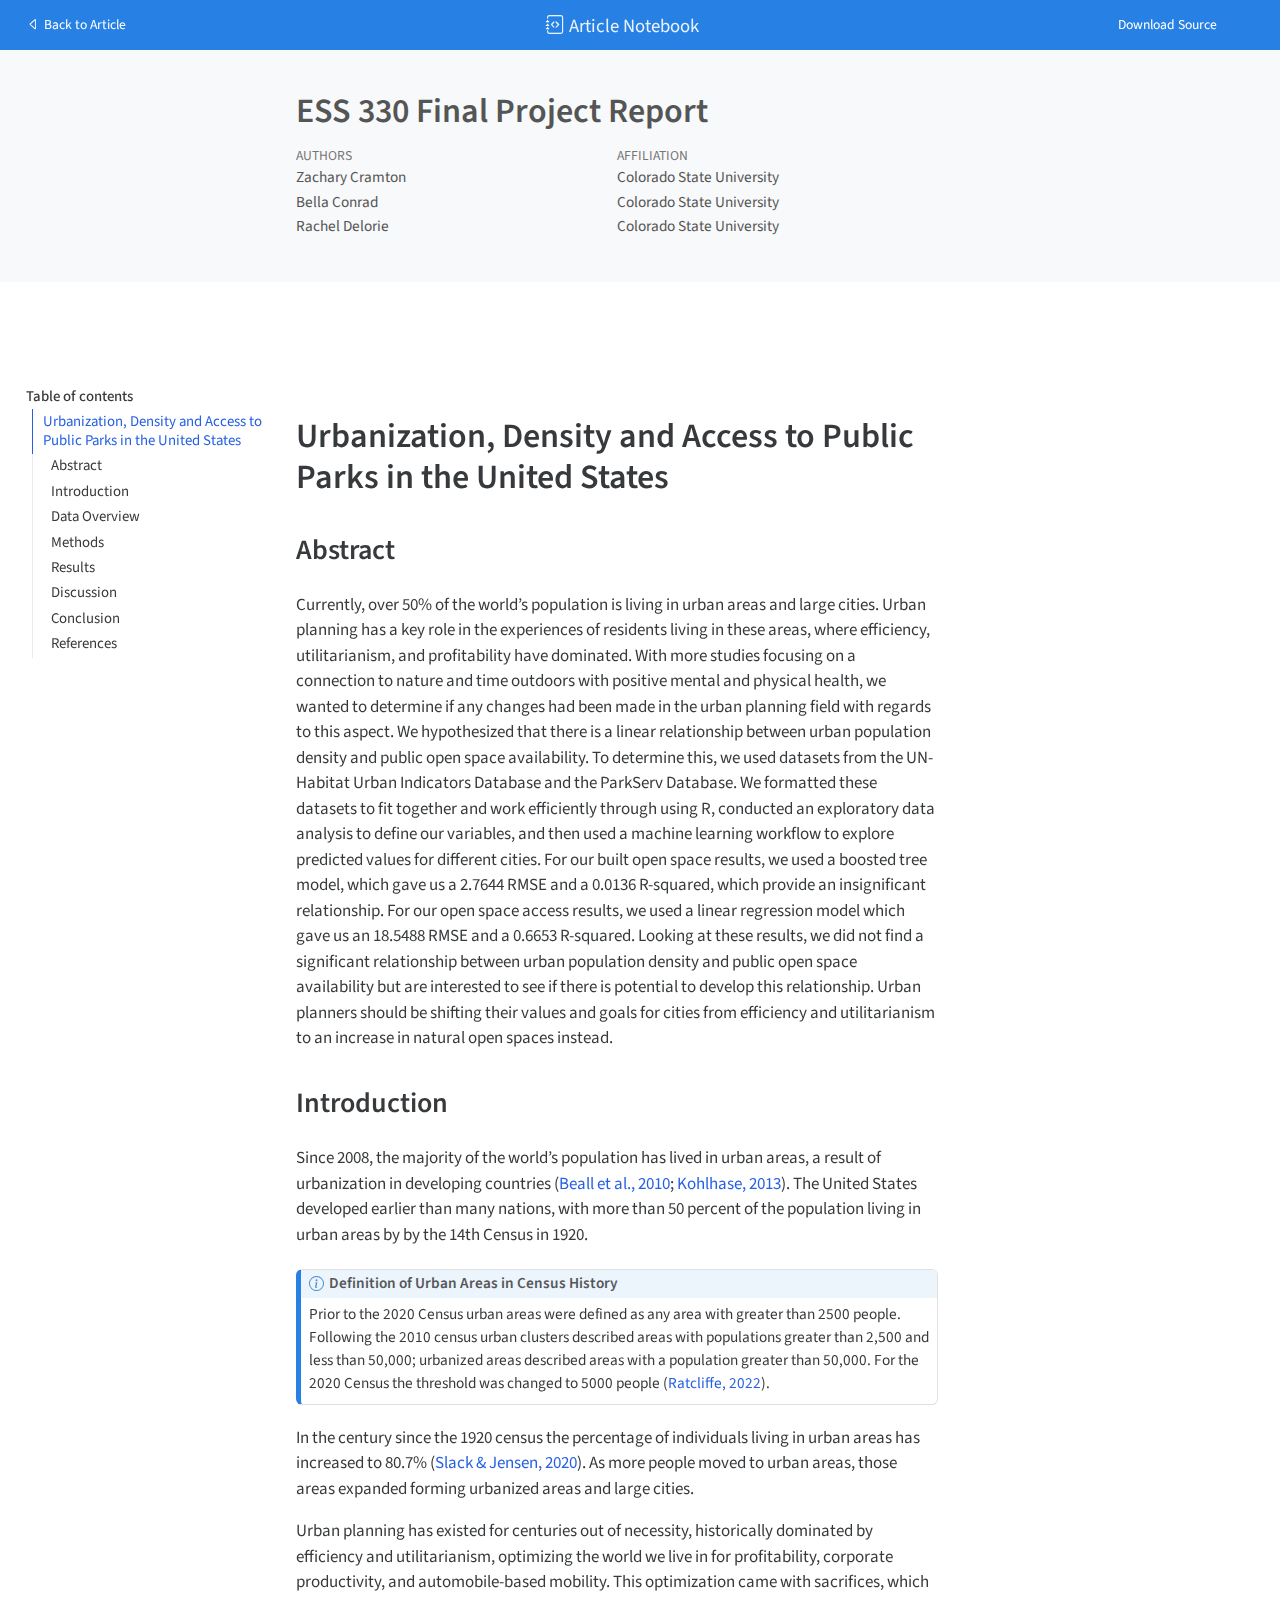
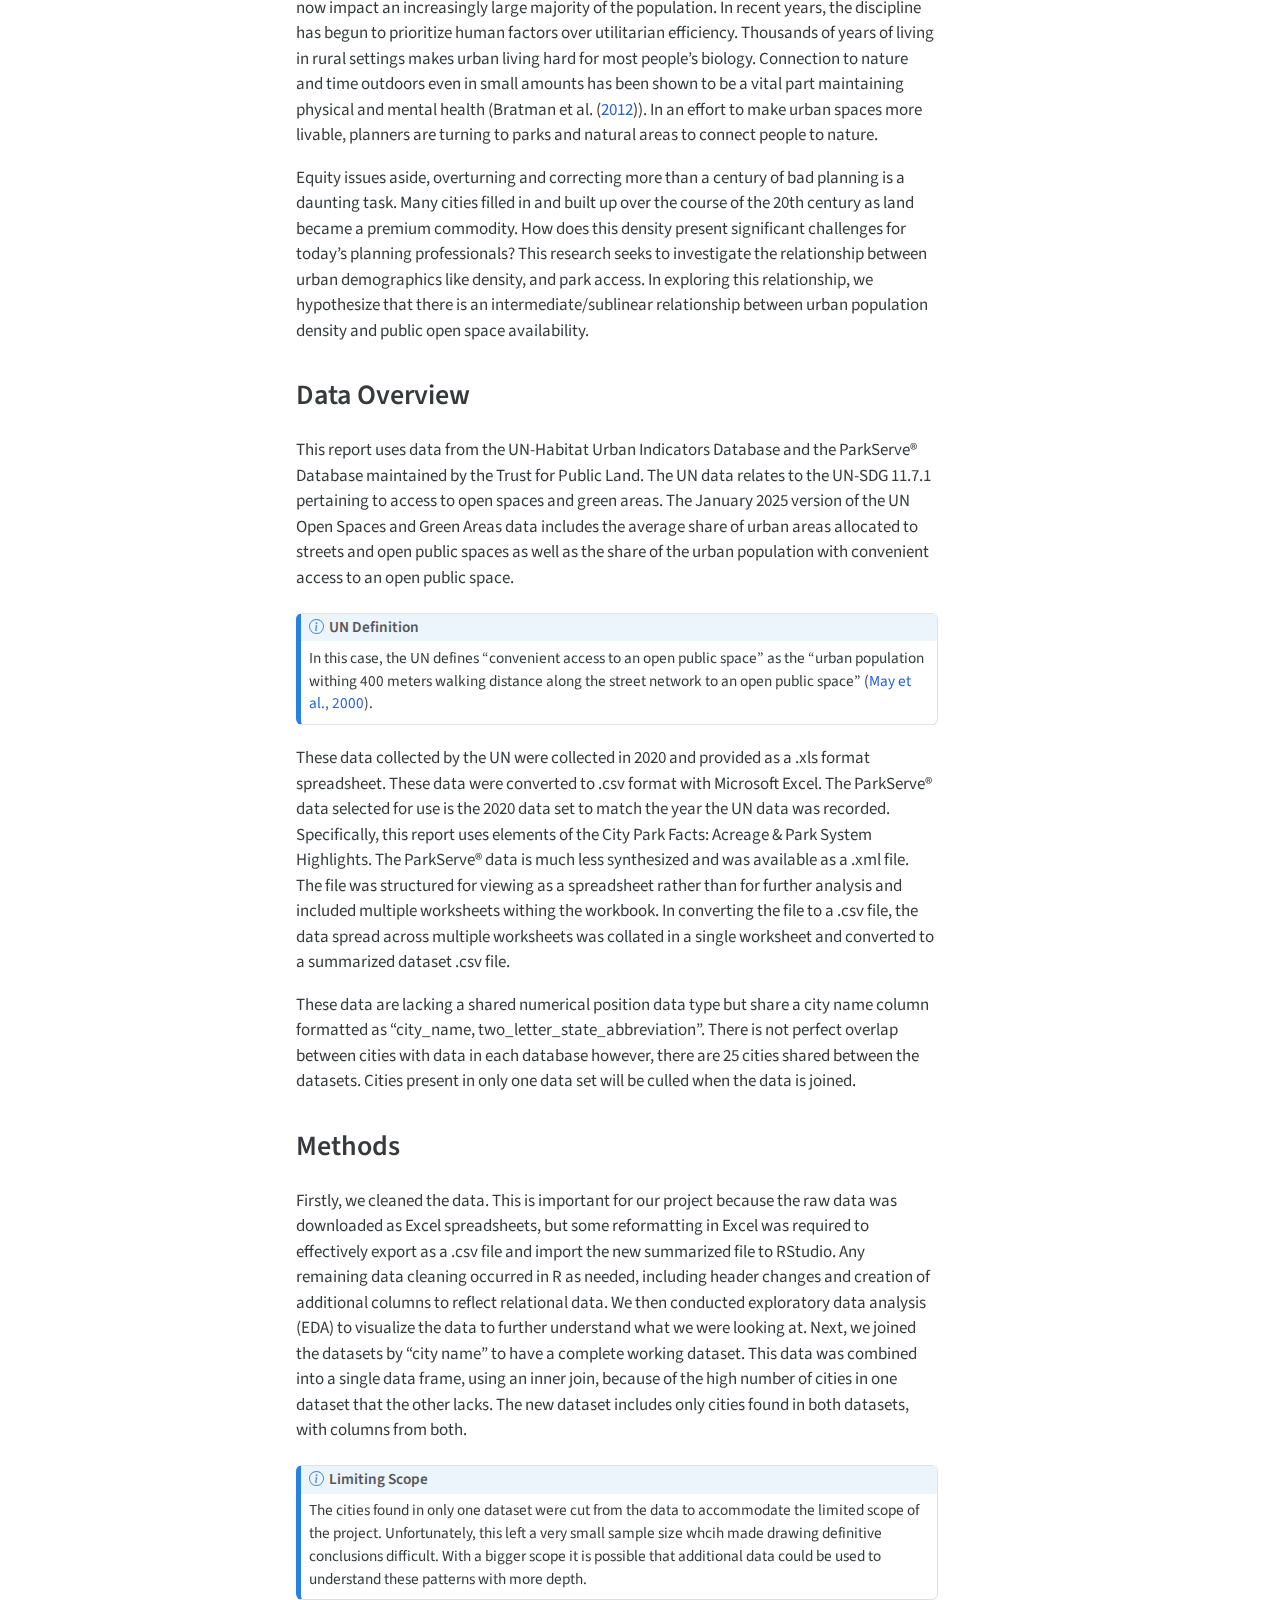
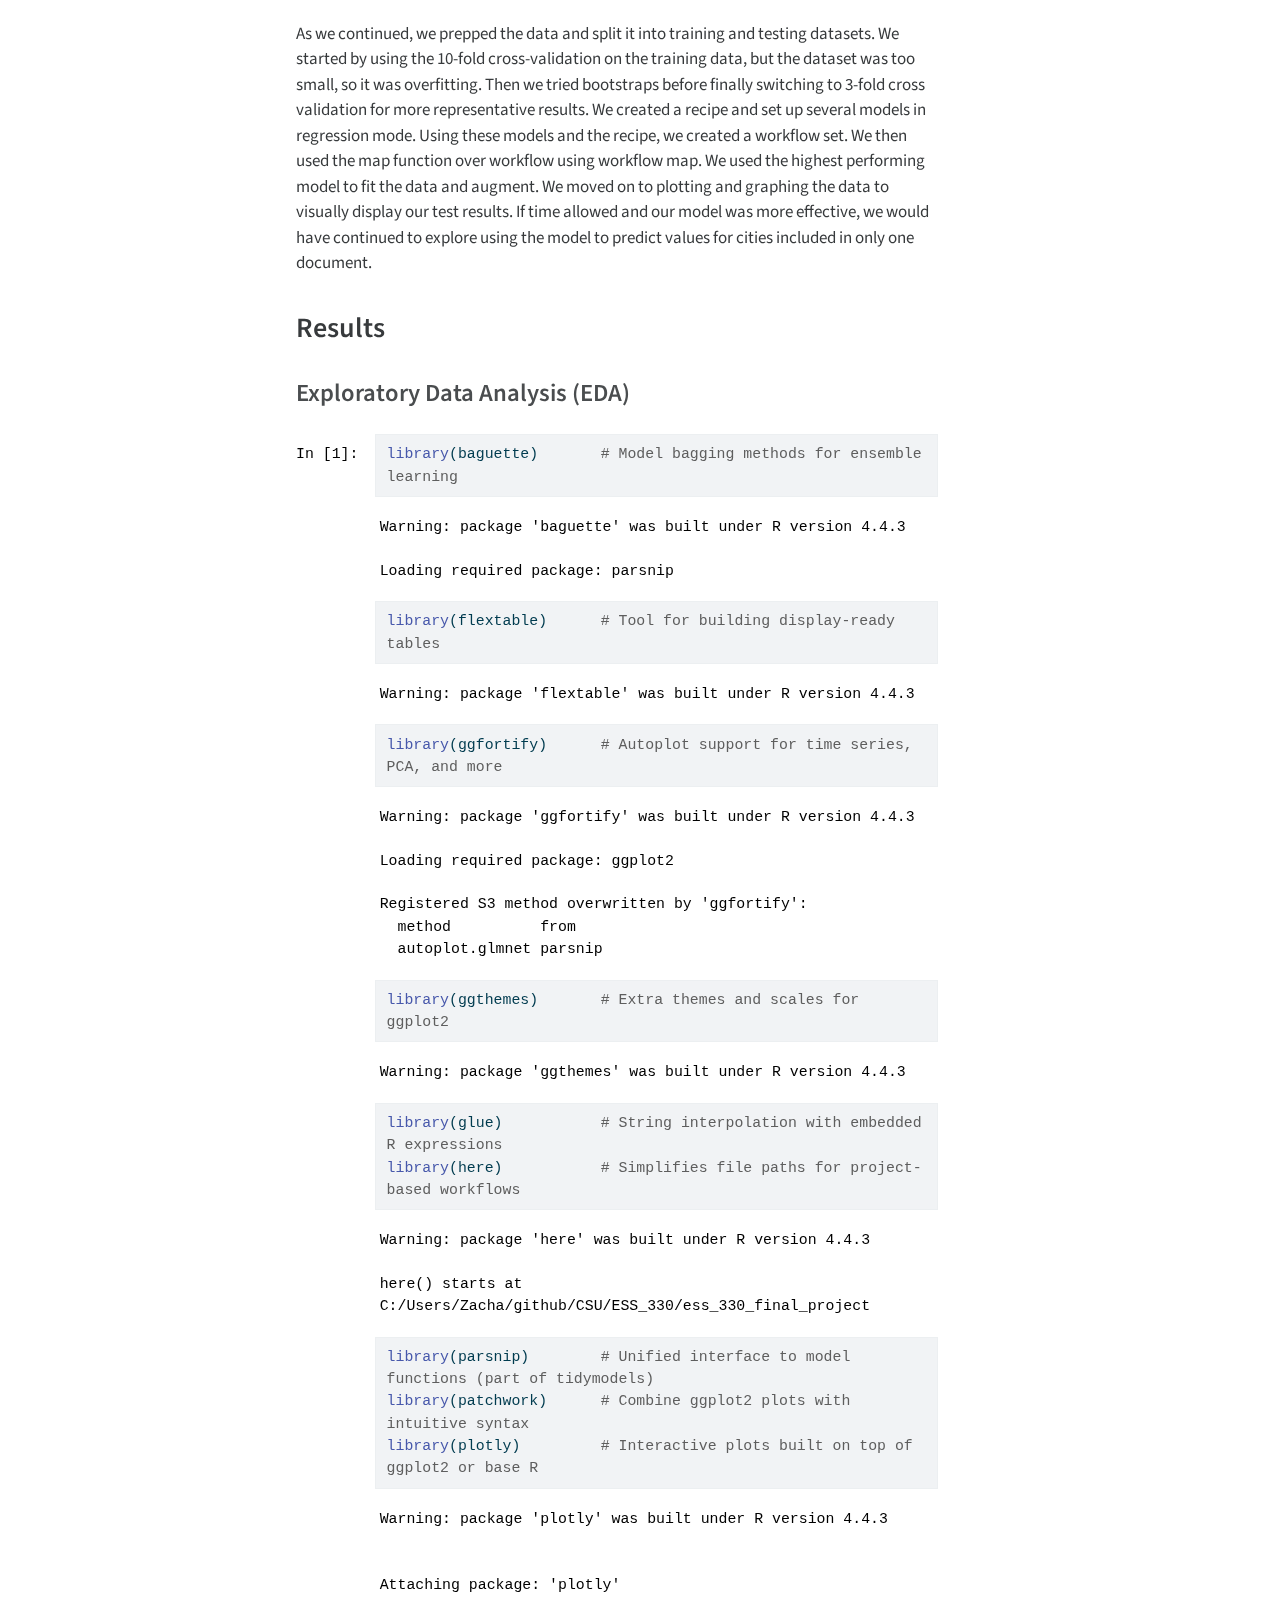
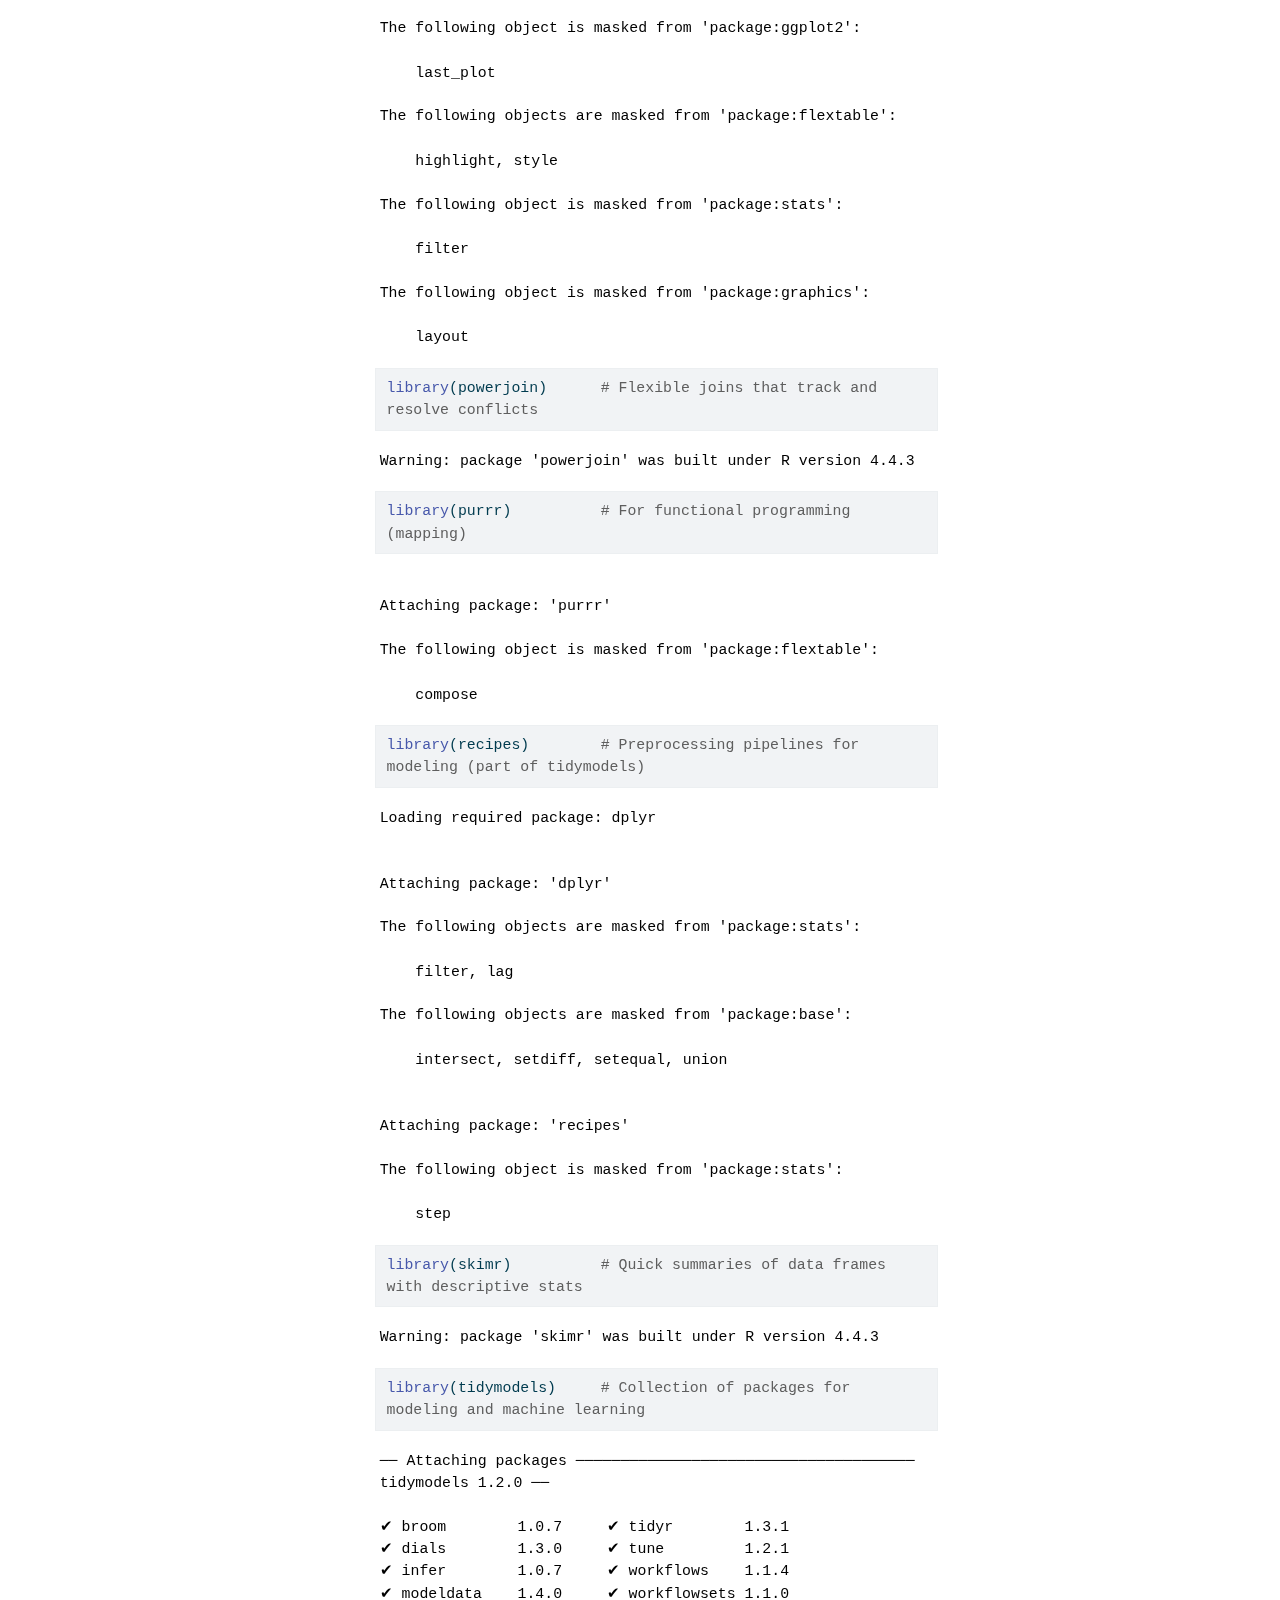
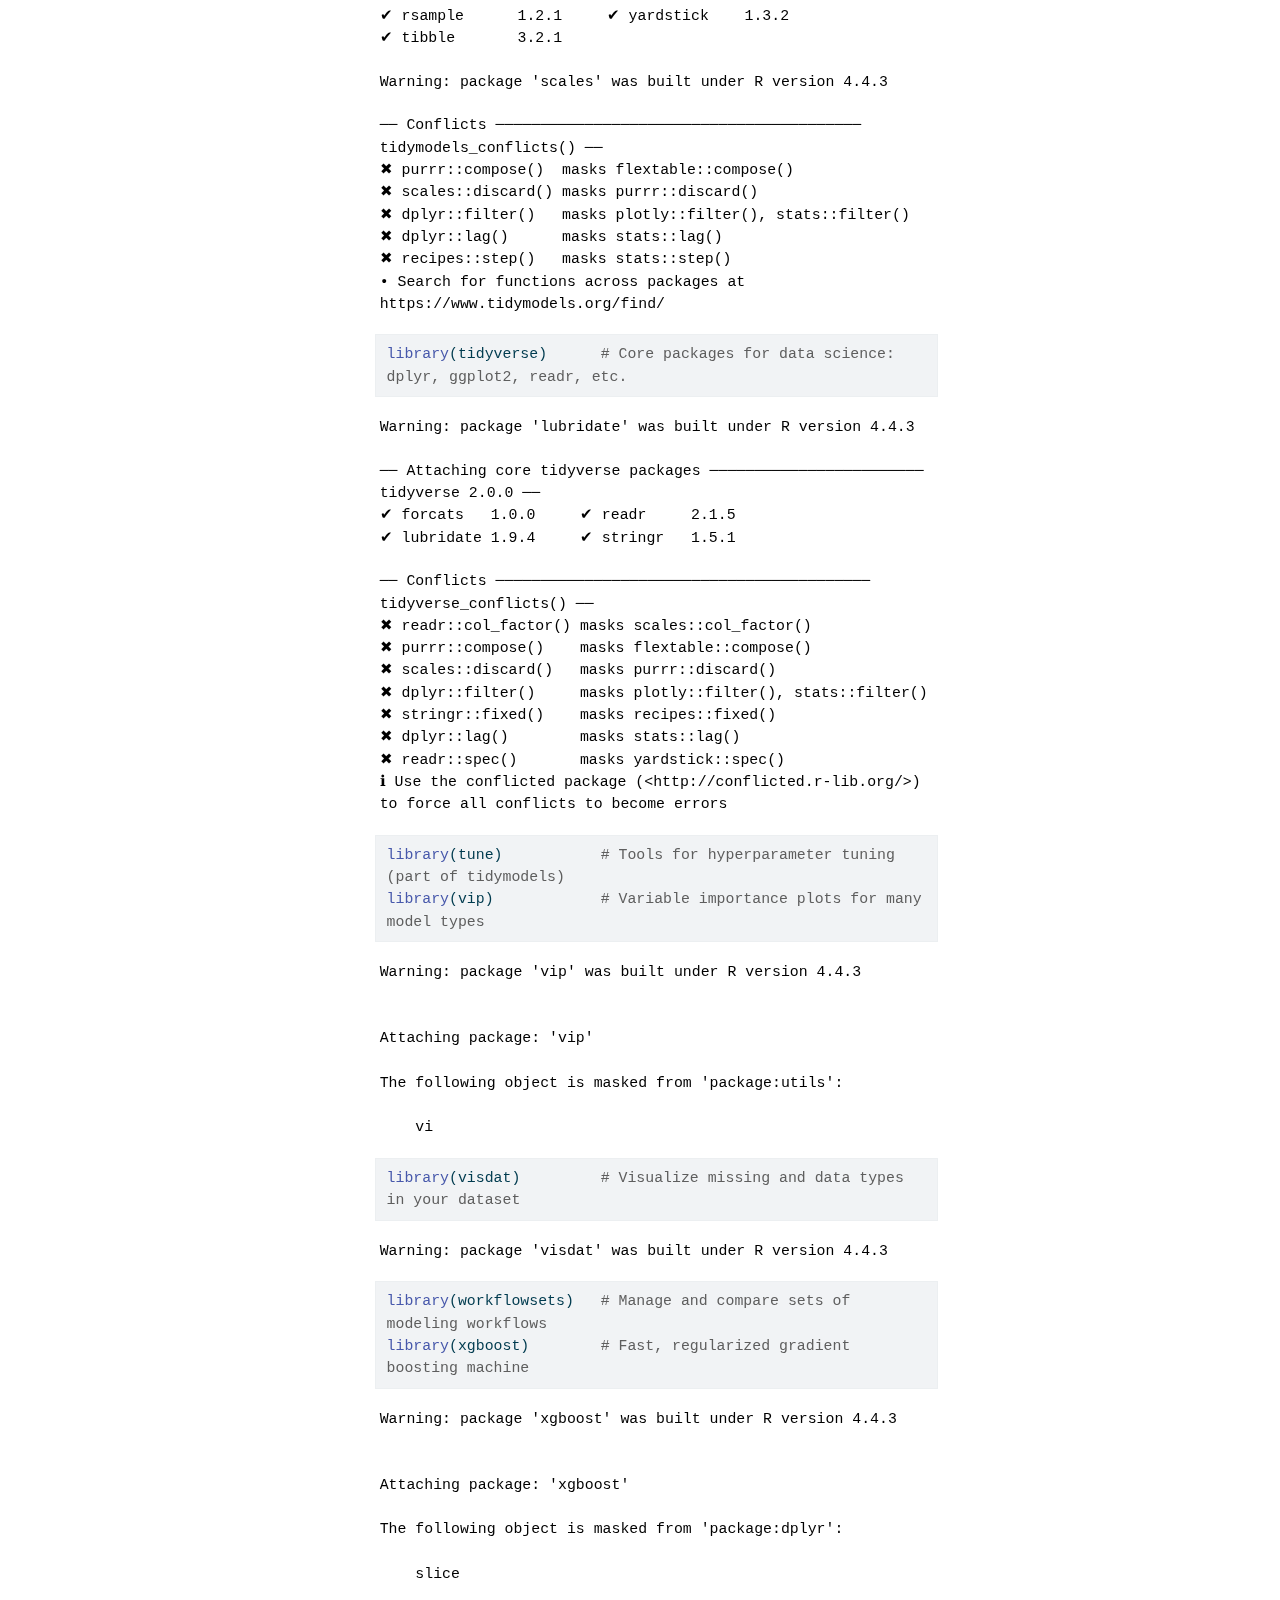
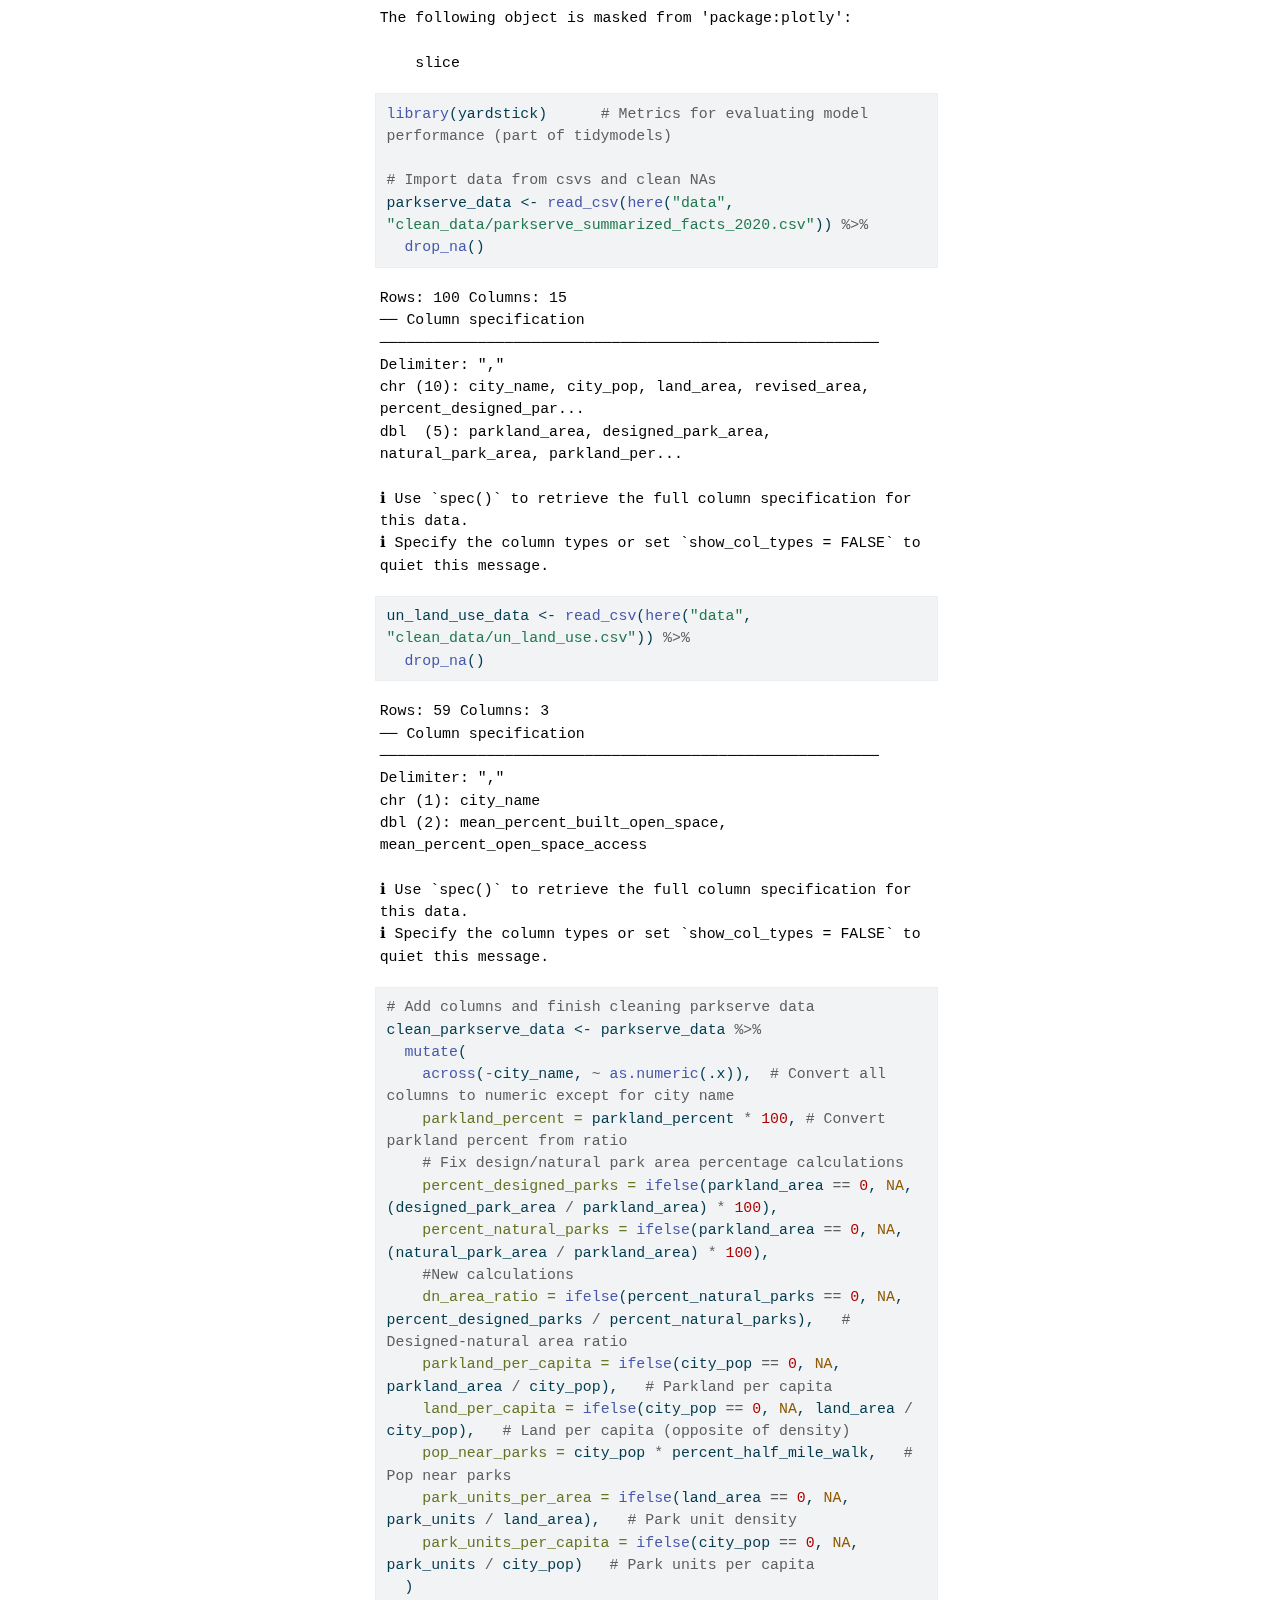
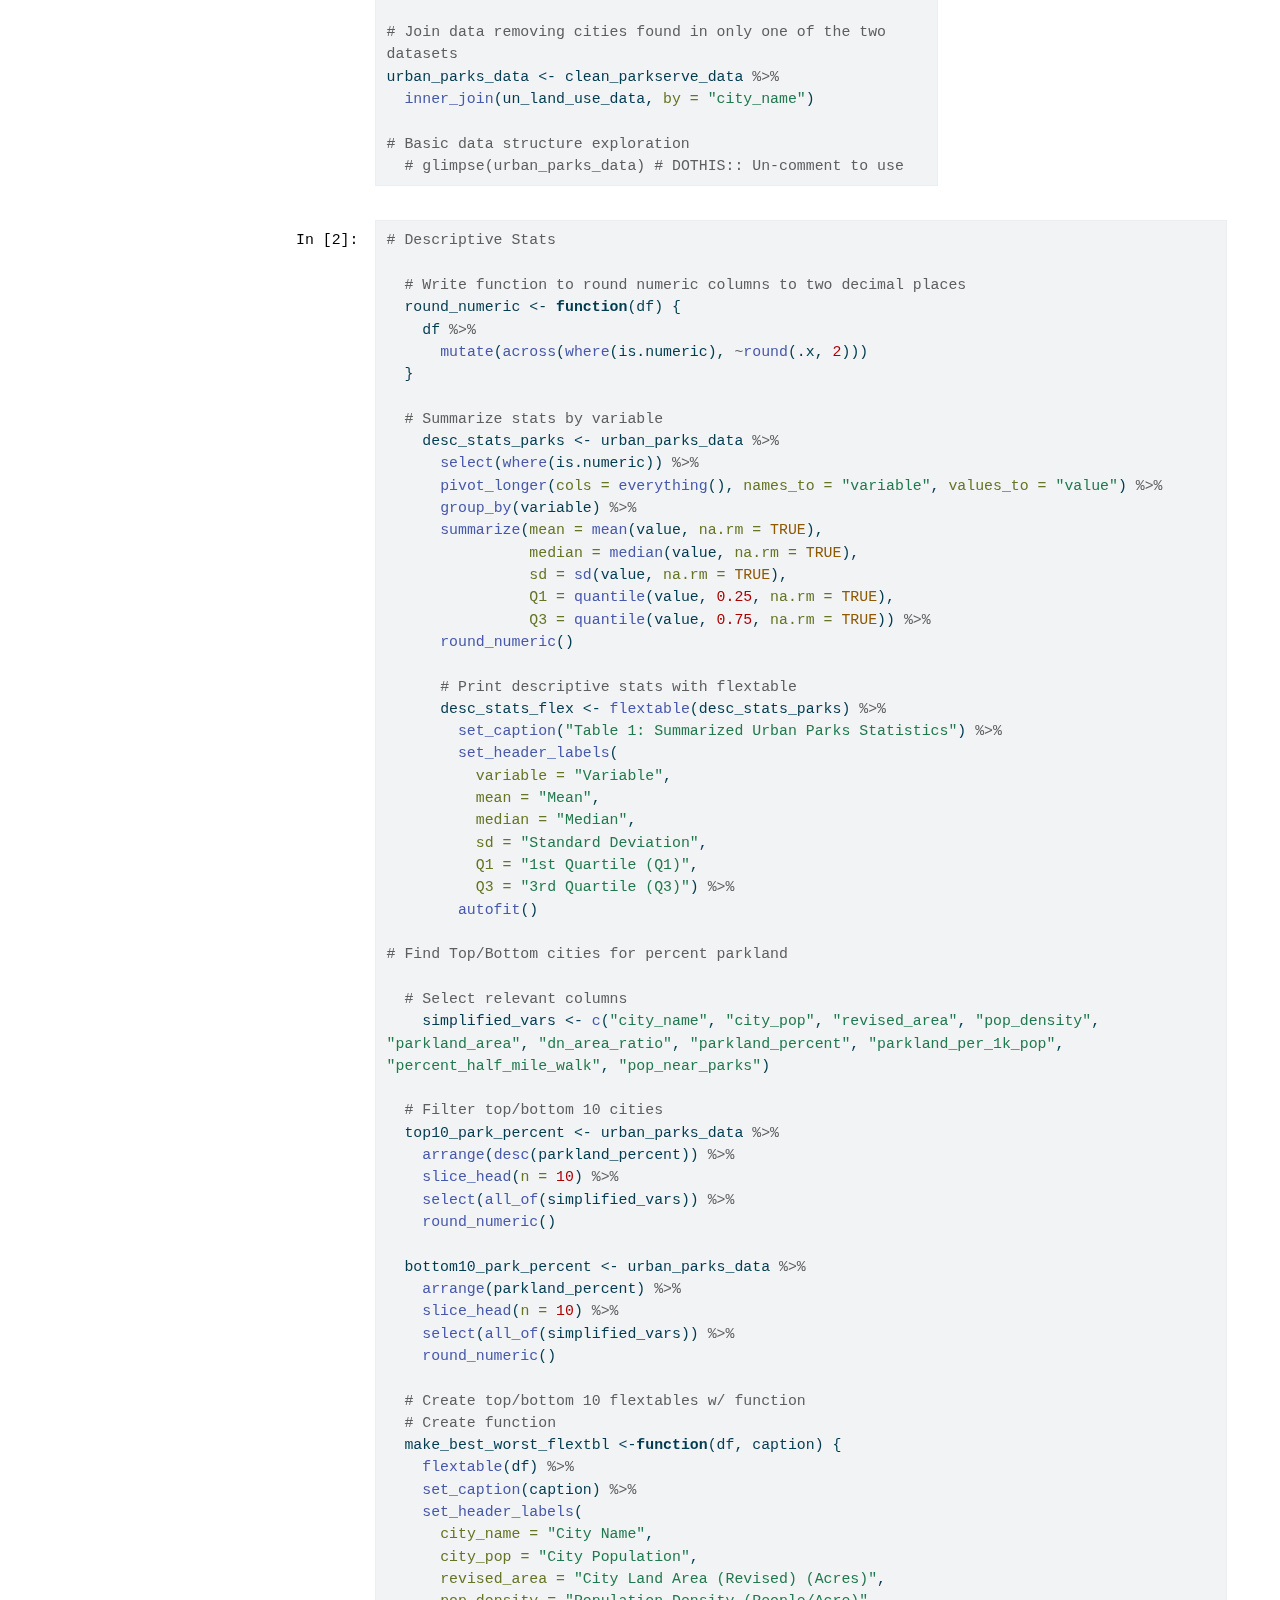
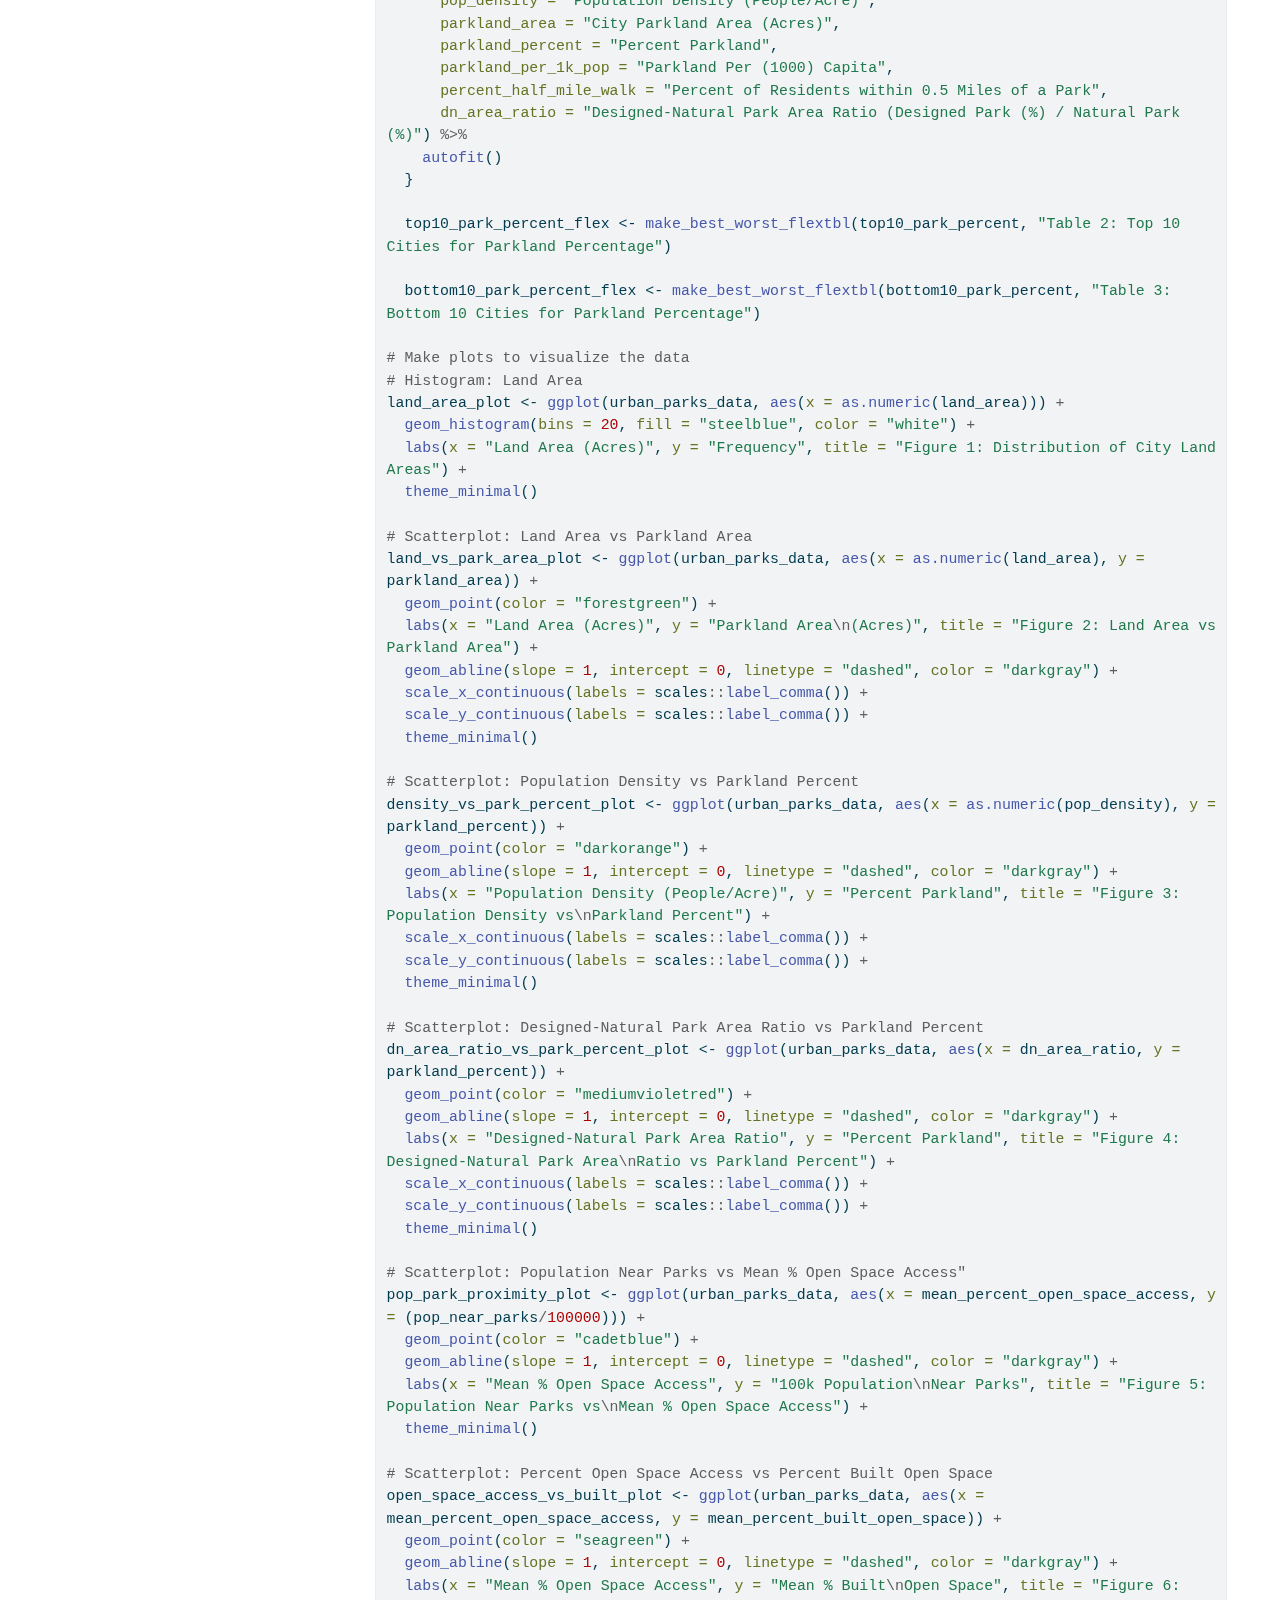
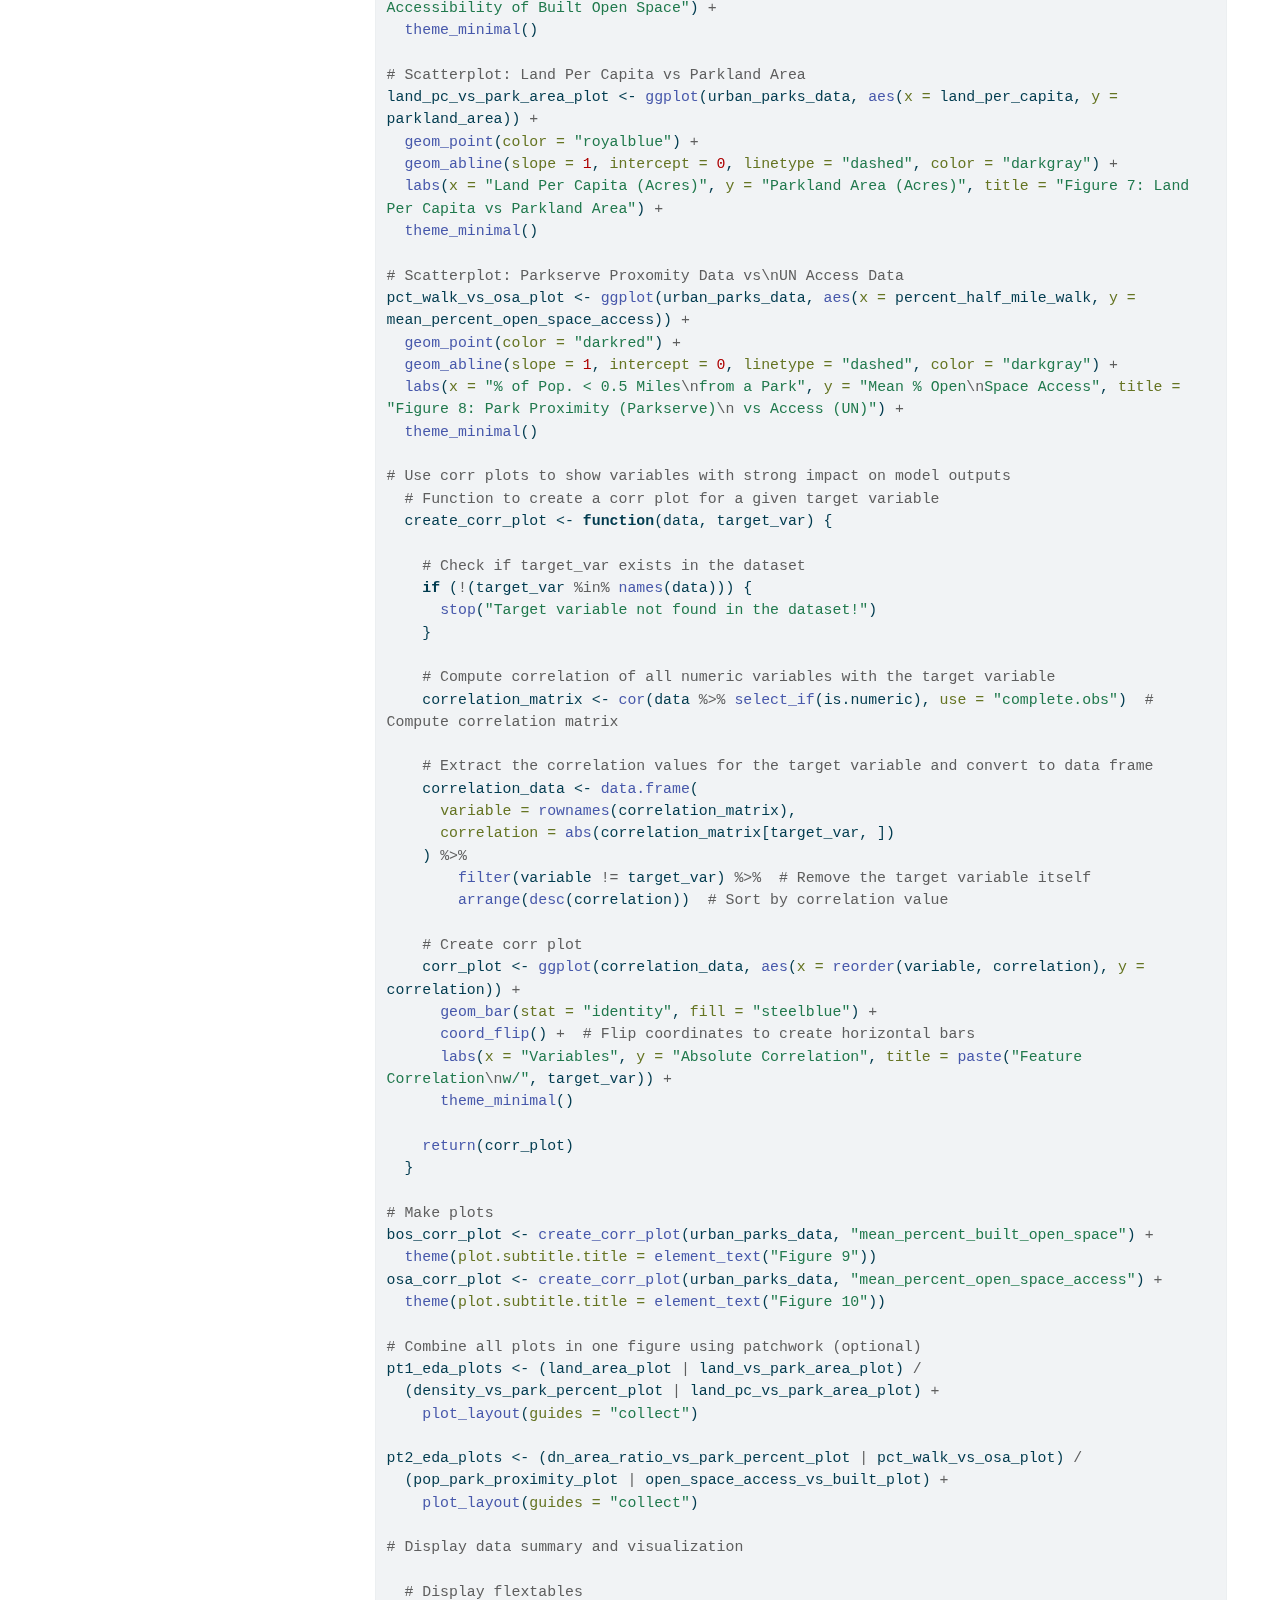
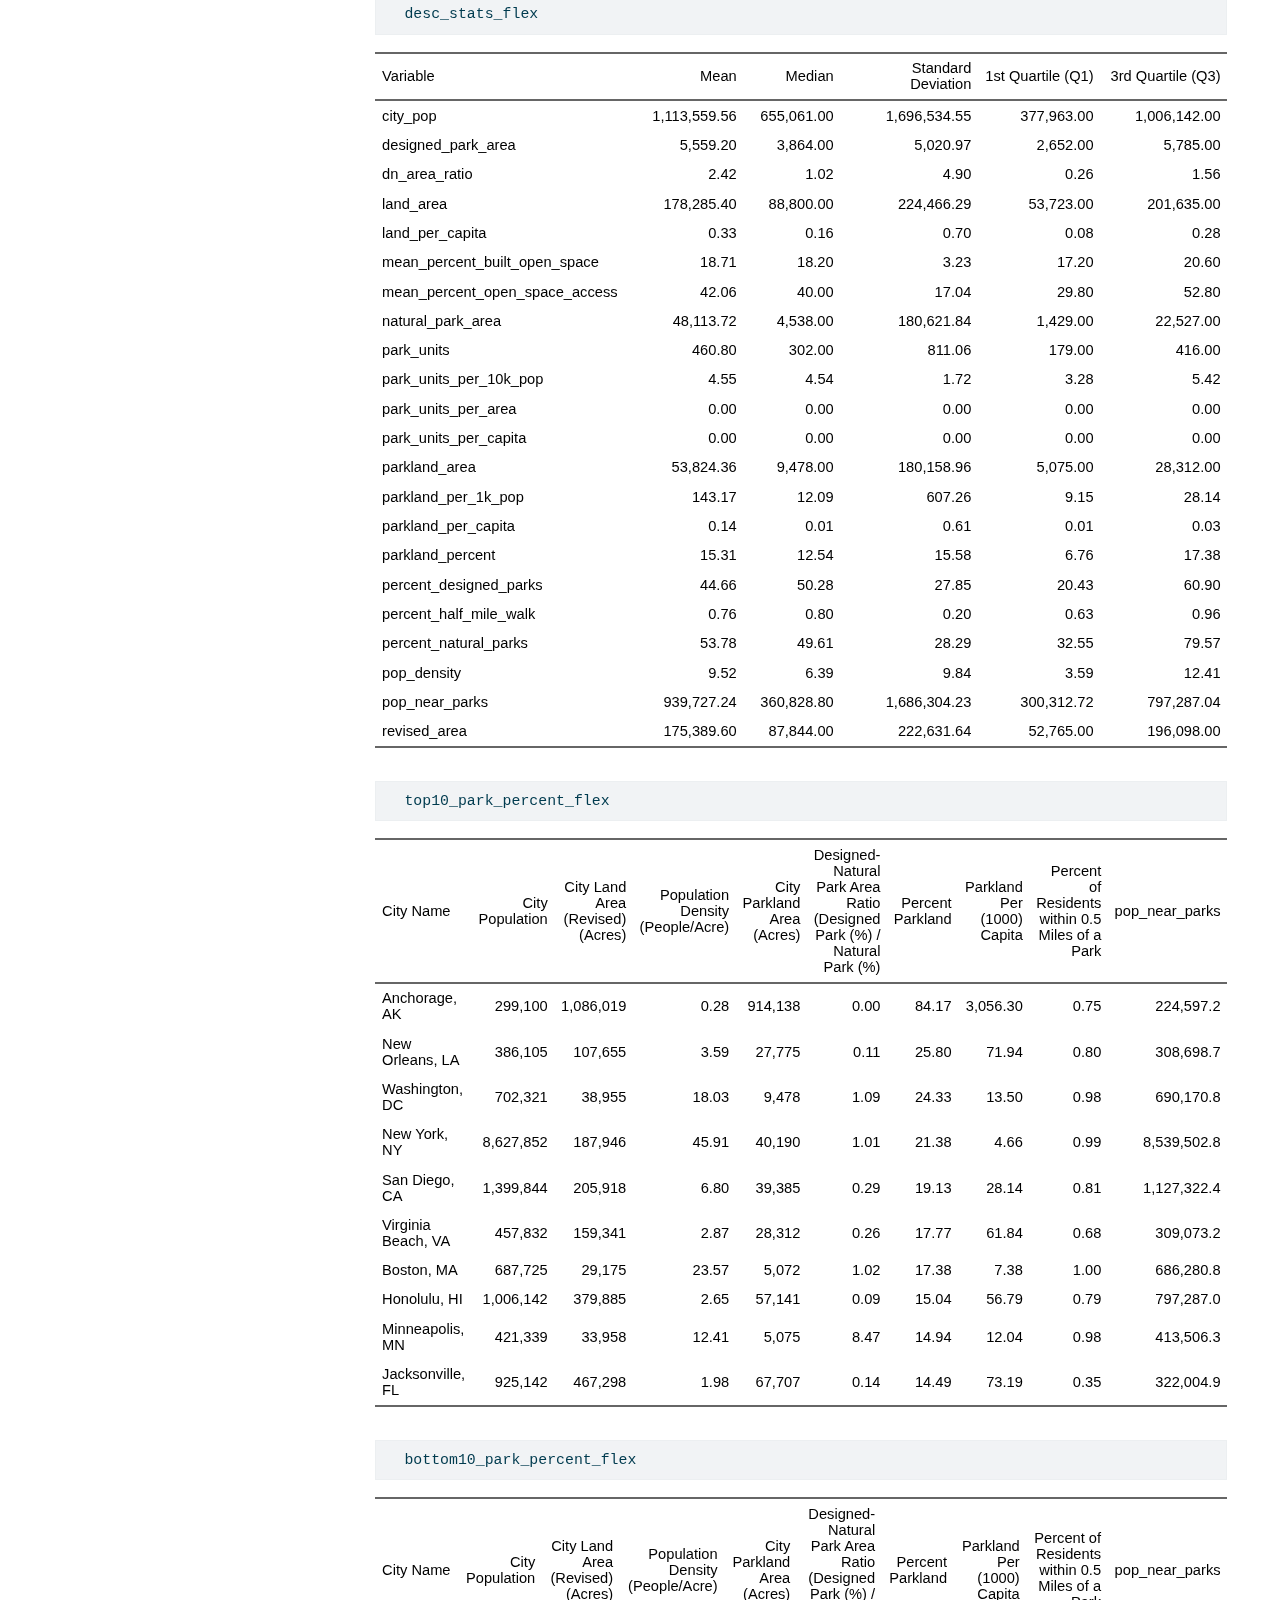
<file: docs/index-preview.html>
<!DOCTYPE html>
<html xmlns="http://www.w3.org/1999/xhtml" lang="en" xml:lang="en"><head>
    <meta charset="utf-8">
    <meta name="generator" content="quarto-1.6.42">

    <meta name="viewport" content="width=device-width, initial-scale=1.0, user-scalable=yes">


    <title>ESS 330 Final Project Report</title>
    <style>
      code{white-space: pre-wrap;}
      span.smallcaps{font-variant: small-caps;}
      div.columns{display: flex; gap: min(4vw, 1.5em);}
      div.column{flex: auto; overflow-x: auto;}
      div.hanging-indent{margin-left: 1.5em; text-indent: -1.5em;}
      ul.task-list{list-style: none;}
      ul.task-list li input[type="checkbox"] {
        width: 0.8em;
        margin: 0 0.8em 0.2em -1em; /* quarto-specific, see https://github.com/quarto-dev/quarto-cli/issues/4556 */ 
        vertical-align: middle;
      }
      /* CSS for syntax highlighting */
      pre > code.sourceCode { white-space: pre; position: relative; }
      pre > code.sourceCode > span { line-height: 1.25; }
      pre > code.sourceCode > span:empty { height: 1.2em; }
      .sourceCode { overflow: visible; }
      code.sourceCode > span { color: inherit; text-decoration: inherit; }
      div.sourceCode { margin: 1em 0; }
      pre.sourceCode { margin: 0; }
      @media screen {
      div.sourceCode { overflow: auto; }
      }
      @media print {
      pre > code.sourceCode { white-space: pre-wrap; }
      pre > code.sourceCode > span { display: inline-block; text-indent: -5em; padding-left: 5em; }
      }
      pre.numberSource code
        { counter-reset: source-line 0; }
      pre.numberSource code > span
        { position: relative; left: -4em; counter-increment: source-line; }
      pre.numberSource code > span > a:first-child::before
        { content: counter(source-line);
          position: relative; left: -1em; text-align: right; vertical-align: baseline;
          border: none; display: inline-block;
          -webkit-touch-callout: none; -webkit-user-select: none;
          -khtml-user-select: none; -moz-user-select: none;
          -ms-user-select: none; user-select: none;
          padding: 0 4px; width: 4em;
        }
      pre.numberSource { margin-left: 3em;  padding-left: 4px; }
      div.sourceCode
        {   }
      @media screen {
      pre > code.sourceCode > span > a:first-child::before { text-decoration: underline; }
      }
      /* CSS for citations */
      div.csl-bib-body { }
      div.csl-entry {
        clear: both;
        margin-bottom: 0em;
      }
      .hanging-indent div.csl-entry {
        margin-left:2em;
        text-indent:-2em;
      }
      div.csl-left-margin {
        min-width:2em;
        float:left;
      }
      div.csl-right-inline {
        margin-left:2em;
        padding-left:1em;
      }
      div.csl-indent {
        margin-left: 2em;
      }    </style>

    <style>
      body.hypothesis-enabled #quarto-embed-header {
        padding-right: 36px;
      }

      #quarto-embed-header {
        height: 3em;
        width: 100%;
        display: flex;
        justify-content: space-between;
        align-items: center;
        border-bottom: solid 1px;
      }

      #quarto-embed-header h6 {
        font-size: 1.1em;
        padding-top: 0.6em;
        margin-left: 1em;
        margin-right: 1em;
        font-weight: 400;
      }

      #quarto-embed-header a.quarto-back-link,
      #quarto-embed-header a.quarto-download-embed {
        font-size: 0.8em;
        margin-top: 1em;
        margin-bottom: 1em;
        margin-left: 1em;
        margin-right: 1em;
      }

      .quarto-back-container {
        padding-left: 0.5em;
        display: flex;
      }

      .headroom {
          will-change: transform;
          transition: transform 200ms linear;
      }

      .headroom--pinned {
          transform: translateY(0%);
      }

      .headroom--unpinned {
          transform: translateY(-100%);
      }      
    </style>

    <script>
    window.document.addEventListener("DOMContentLoaded", function () {

      var header = window.document.querySelector("#quarto-embed-header");
      const titleBannerEl = window.document.querySelector("body > #title-block-header");
      if (titleBannerEl) {
        titleBannerEl.style.paddingTop = header.clientHeight + "px";
      }
      const contentEl = window.document.getElementById('quarto-content');
      for (const child of contentEl.children) {
        child.style.paddingTop = header.clientHeight + "px";
        child.style.marginTop = "1em";
      }

      // Use the article root if the `back` call doesn't work. This isn't perfect
      // but should typically work
      window.quartoBackToArticle = () => {
        var currentUrl = window.location.href;
        window.history.back();
        setTimeout(() => {
            // if location was not changed in 100 ms, then there is no history back
            if(currentUrl === window.location.href){              
                // redirect to site root
                window.location.href = "index.html";
            }
        }, 100);
      }

      const headroom = new window.Headroom(header, {
        tolerance: 5,
        onPin: function () {
        },
        onUnpin: function () {
        },
      });
      headroom.init();
    });
    </script>

    
<script src="site_libs/manuscript-notebook/headroom.min.js"></script>
<script src="site_libs/clipboard/clipboard.min.js"></script>
<script src="site_libs/quarto-html/quarto.js"></script>
<script src="site_libs/quarto-html/popper.min.js"></script>
<script src="site_libs/quarto-html/tippy.umd.min.js"></script>
<script src="site_libs/quarto-html/anchor.min.js"></script>
<link href="site_libs/quarto-html/tippy.css" rel="stylesheet">
<link href="site_libs/quarto-html/quarto-syntax-highlighting-2f5df379a58b258e96c21c0638c20c03.css" rel="stylesheet" id="quarto-text-highlighting-styles">
<script src="site_libs/bootstrap/bootstrap.min.js"></script>
<link href="site_libs/bootstrap/bootstrap-icons.css" rel="stylesheet">
<link href="site_libs/bootstrap/bootstrap-32162a2fca7cb0439643f2faaab1edf3.min.css" rel="stylesheet" append-hash="true" id="quarto-bootstrap" data-mode="light">
     <script async="" src="https://hypothes.is/embed.js"></script>
<script>
  window.document.addEventListener("DOMContentLoaded", function (_event) {
    document.body.classList.add('hypothesis-enabled');
  });
</script>  <link href="site_libs/tabwid-1.1.3/tabwid.css" rel="stylesheet">

<script src="site_libs/tabwid-1.1.3/tabwid.js"></script>
  
      <meta name="citation_title" content="ESS 330 Final Project Report">
<meta name="citation_author" content="Zachary Cramton">
<meta name="citation_author" content="Bella Conrad">
<meta name="citation_author" content="Rachel Delorie">
<meta name="citation_language" content="en">
<meta name="citation_reference" content="citation_title=Urbanization and development: Multidisciplinary perspectives;,citation_author=Jo Beall;,citation_author=Basudeb Guha-Khasnobis;,citation_author=Ravi Kanbur;,citation_publication_date=2010;,citation_cover_date=2010;,citation_year=2010;">
<meta name="citation_reference" content="citation_title=The new urban world 2050: Perspectives, prospects and problems;,citation_author=Janet E Kohlhase;,citation_publication_date=2013;,citation_cover_date=2013;,citation_year=2013;,citation_issue=2;,citation_volume=5;,citation_journal_title=Regional Science Policy &amp;amp;amp; Practice;,citation_publisher=Elsevier;">
<meta name="citation_reference" content="citation_title=The changing demography of rural and small-town america;,citation_author=Tim Slack;,citation_author=Leif Jensen;,citation_publication_date=2020;,citation_cover_date=2020;,citation_year=2020;,citation_issue=5;,citation_volume=39;,citation_journal_title=Population Research and Policy Review;,citation_publisher=Springer;">
<meta name="citation_reference" content="citation_title=Redefining Urban Areas following the 2020 Census;,citation_abstract=“Urban” and “rural” are terms that bring to mind specific kinds of landscapes—densely developed areas in the case of urban, and small towns, farms and open spaces in the case of rural.;,citation_author=Michael Ratcliffe;,citation_publication_date=2022-12;,citation_cover_date=2022-12;,citation_year=2022;,citation_fulltext_html_url=https://www.census.gov/newsroom/blogs/random-samplings/2022/12/redefining-urban-areas-following-2020-census.html;,citation_journal_title=Census.gov;">
<meta name="citation_reference" content="citation_title=The US demographic transition;,citation_author=Jeremy Greenwood;,citation_author=Ananth Seshadri;,citation_publication_date=2002;,citation_cover_date=2002;,citation_year=2002;,citation_issue=2;,citation_volume=92;,citation_journal_title=American Economic Review;,citation_publisher=American Economic Association;">
<meta name="citation_reference" content="citation_title=The second demographic transition: A concise overview of its development;,citation_author=Ron Lesthaeghe;,citation_publication_date=2014;,citation_cover_date=2014;,citation_year=2014;,citation_issue=51;,citation_volume=111;,citation_journal_title=Proceedings of the National Academy of Sciences;,citation_publisher=National Academy of Sciences;">
<meta name="citation_reference" content="citation_publication_date=2025-01;,citation_cover_date=2025-01;,citation_year=2025;,citation_fulltext_html_url=https://data.unhabitat.org/pages/open-spaces-and-green-areas;,citation_journal_title=Urban Indicators Database;">
<meta name="citation_reference" content="citation_publication_date=2020;,citation_cover_date=2020;,citation_year=2020;,citation_fulltext_html_url=https://parkserve.tpl.org/downloads/historic/2020_ParkScoreRank.pdf;,citation_journal_title=The Trust for Public Land;">
<meta name="citation_reference" content="citation_title=UN habitat indicators database: Evaluation as a source of the status of urban development problems and programs;,citation_author=Richard May;,citation_author=Kevin Rex;,citation_author=Lisa Bellini;,citation_author=Sakera Sadullah;,citation_author=Emily Nishi;,citation_author=Francette James;,citation_author=Angela Mathangani;,citation_publication_date=2000;,citation_cover_date=2000;,citation_year=2000;,citation_issue=3;,citation_volume=17;,citation_journal_title=Cities;,citation_publisher=Elsevier;">
<meta name="citation_reference" content="citation_title=The impacts of nature experience on human cognitive function and mental health;,citation_abstract=Scholars spanning a variety of disciplines have studied the ways in which contact with natural environments may impact human well-being. We review the effects of such nature experience on human cognitive function and mental health, synthesizing work from environmental psychology, urban planning, the medical literature, and landscape aesthetics. We provide an overview of the prevailing explanatory theories of these effects, the ways in which exposure to nature has been considered, and the role that individuals’ preferences for nature may play in the impact of the environment on psychological functioning. Drawing from the highly productive but disparate programs of research in this area, we conclude by proposing a system of categorization for different types of nature experience. We also outline key questions for future work, including further inquiry into which elements of the natural environment may have impacts on cognitive function and mental health; what the most effective type, duration, and frequency of contact may be; and what the possible neural mechanisms are that could be responsible for the documented effects.;,citation_author=Gregory N. Bratman;,citation_author=J. Paul Hamilton;,citation_author=Gretchen C. Daily;,citation_publication_date=2012;,citation_cover_date=2012;,citation_year=2012;,citation_fulltext_html_url=https://nyaspubs.onlinelibrary.wiley.com/doi/abs/10.1111/j.1749-6632.2011.06400.x;,citation_issue=1;,citation_doi=https://doi.org/10.1111/j.1749-6632.2011.06400.x;,citation_volume=1249;,citation_journal_title=Annals of the New York Academy of Sciences;">
</head>

  <body class="quarto-notebook">
    <div id="quarto-embed-header" class="headroom fixed-top bg-primary">
      
      <a onclick="window.quartoBackToArticle(); return false;" class="btn btn-primary quarto-back-link" href=""><i class="bi bi-caret-left"></i> Back to Article</a>
      <h6><i class="bi bi-journal-code"></i> Article Notebook</h6>

            <a href="./index.qmd" class="btn btn-primary quarto-download-embed" download="index.qmd">Download Source</a>
          </div>

     <header id="title-block-header" class="quarto-title-block default toc-left page-columns page-full">
  <div class="quarto-title-banner page-columns page-full">
    <div class="quarto-title column-body">
      <h1 class="title">ESS 330 Final Project Report</h1>
          </div>

    
    <div class="quarto-title-meta-container">
      <div class="quarto-title-meta-column-start">
            <div class="quarto-title-meta-author">
          <div class="quarto-title-meta-heading">Authors</div>
          <div class="quarto-title-meta-heading">Affiliation</div>
          
                <div class="quarto-title-meta-contents">
            <p class="author">Zachary Cramton </p>
          </div>
                <div class="quarto-title-meta-contents">
                    <p class="affiliation">
                        Colorado State University
                      </p>
                  </div>
                      <div class="quarto-title-meta-contents">
            <p class="author">Bella Conrad </p>
          </div>
                <div class="quarto-title-meta-contents">
                    <p class="affiliation">
                        Colorado State University
                      </p>
                  </div>
                      <div class="quarto-title-meta-contents">
            <p class="author">Rachel Delorie </p>
          </div>
                <div class="quarto-title-meta-contents">
                    <p class="affiliation">
                        Colorado State University
                      </p>
                  </div>
                    </div>
        
        <div class="quarto-title-meta">

                      
          
                
              </div>
      </div>
      <div class="quarto-title-meta-column-end quarto-other-formats-target">
      </div>
    </div>



    <div class="quarto-other-links-text-target">
    </div>  </div>
</header><div id="quarto-content" class="page-columns page-rows-contents page-layout-article toc-left">
<div id="quarto-sidebar-toc-left" class="sidebar toc-left">
  <nav id="TOC" role="doc-toc" class="toc-active">
    <h2 id="toc-title">Table of contents</h2>
   
  <ul>
  <li><a href="#urbanization-density-and-access-to-public-parks-in-the-united-states" id="toc-urbanization-density-and-access-to-public-parks-in-the-united-states" class="nav-link active" data-scroll-target="#urbanization-density-and-access-to-public-parks-in-the-united-states">Urbanization, Density and Access to Public Parks in the United States</a>
  <ul class="collapse">
  <li><a href="#abstract" id="toc-abstract" class="nav-link" data-scroll-target="#abstract">Abstract</a></li>
  <li><a href="#introduction" id="toc-introduction" class="nav-link" data-scroll-target="#introduction">Introduction</a></li>
  <li><a href="#data-overview" id="toc-data-overview" class="nav-link" data-scroll-target="#data-overview">Data Overview</a></li>
  <li><a href="#methods" id="toc-methods" class="nav-link" data-scroll-target="#methods">Methods</a></li>
  <li><a href="#results" id="toc-results" class="nav-link" data-scroll-target="#results">Results</a>
  <ul class="collapse">
  <li><a href="#exploratory-data-analysis-eda" id="toc-exploratory-data-analysis-eda" class="nav-link" data-scroll-target="#exploratory-data-analysis-eda">Exploratory Data Analysis (EDA)</a></li>
  <li><a href="#eda-summary" id="toc-eda-summary" class="nav-link" data-scroll-target="#eda-summary">EDA Summary</a></li>
  <li><a href="#modeling" id="toc-modeling" class="nav-link" data-scroll-target="#modeling">Modeling</a></li>
  <li><a href="#vizualizing-and-ranking-model-performance" id="toc-vizualizing-and-ranking-model-performance" class="nav-link" data-scroll-target="#vizualizing-and-ranking-model-performance">Vizualizing and Ranking Model Performance</a></li>
  <li><a href="#model-tuning" id="toc-model-tuning" class="nav-link" data-scroll-target="#model-tuning">Model Tuning</a></li>
  <li><a href="#model-tuning-results" id="toc-model-tuning-results" class="nav-link" data-scroll-target="#model-tuning-results">Model Tuning Results</a></li>
  <li><a href="#modeling-summary" id="toc-modeling-summary" class="nav-link" data-scroll-target="#modeling-summary">Modeling Summary</a></li>
  </ul></li>
  <li><a href="#discussion" id="toc-discussion" class="nav-link" data-scroll-target="#discussion">Discussion</a></li>
  <li><a href="#conclusion" id="toc-conclusion" class="nav-link" data-scroll-target="#conclusion">Conclusion</a></li>
  <li><a href="#references" id="toc-references" class="nav-link" data-scroll-target="#references">References</a></li>
  </ul></li>
  </ul>
</nav>
</div>
<div id="quarto-margin-sidebar" class="sidebar margin-sidebar zindex-bottom">
</div>
<main class="content quarto-banner-title-block" id="quarto-document-content">      

       <section id="urbanization-density-and-access-to-public-parks-in-the-united-states" class="level1">
<h1>Urbanization, Density and Access to Public Parks in the United States</h1>
<section id="abstract" class="level2">
<h2 class="anchored" data-anchor-id="abstract">Abstract</h2>
<p>Currently, over 50% of the world’s population is living in urban areas and large cities. Urban planning has a key role in the experiences of residents living in these areas, where efficiency, utilitarianism, and profitability have dominated. With more studies focusing on a connection to nature and time outdoors with positive mental and physical health, we wanted to determine if any changes had been made in the urban planning field with regards to this aspect. We hypothesized that there is a linear relationship between urban population density and public open space availability. To determine this, we used datasets from the UN-Habitat Urban Indicators Database and the ParkServ Database. We formatted these datasets to fit together and work efficiently through using R, conducted an exploratory data analysis to define our variables, and then used a machine learning workflow to explore predicted values for different cities. For our built open space results, we used a boosted tree model, which gave us a 2.7644 RMSE and a 0.0136 R-squared, which provide an insignificant relationship. For our open space access results, we used a linear regression model which gave us an 18.5488 RMSE and a 0.6653 R-squared. Looking at these results, we did not find a significant relationship between urban population density and public open space availability but are interested to see if there is potential to develop this relationship. Urban planners should be shifting their values and goals for cities from efficiency and utilitarianism to an increase in natural open spaces instead.</p>
</section>
<section id="introduction" class="level2">
<h2 class="anchored" data-anchor-id="introduction">Introduction</h2>
<p>Since 2008, the majority of the world’s population has lived in urban areas, a result of urbanization in developing countries <span class="citation" data-cites="kohlhase2013new beall2010urbanization">(<a href="#ref-beall2010urbanization" role="doc-biblioref">Beall et al., 2010</a>; <a href="#ref-kohlhase2013new" role="doc-biblioref">Kohlhase, 2013</a>)</span>. The United States developed earlier than many nations, with more than 50 percent of the population living in urban areas by by the 14th Census in 1920.</p>
<div class="callout callout-style-default callout-note callout-titled">
<div class="callout-header d-flex align-content-center">
<div class="callout-icon-container">
<i class="callout-icon"></i>
</div>
<div class="callout-title-container flex-fill">
Definition of Urban Areas in Census History
</div>
</div>
<div class="callout-body-container callout-body">
<p>Prior to the 2020 Census urban areas were defined as any area with greater than 2500 people. Following the 2010 census urban clusters described areas with populations greater than 2,500 and less than 50,000; urbanized areas described areas with a population greater than 50,000. For the 2020 Census the threshold was changed to 5000 people <span class="citation" data-cites="ratcliffe_redefining_2022">(<a href="#ref-ratcliffe_redefining_2022" role="doc-biblioref">Ratcliffe, 2022</a>)</span>.</p>
</div>
</div>
<p>In the century since the 1920 census the percentage of individuals living in urban areas has increased to 80.7% <span class="citation" data-cites="slack2020changing">(<a href="#ref-slack2020changing" role="doc-biblioref">Slack &amp; Jensen, 2020</a>)</span>. As more people moved to urban areas, those areas expanded forming urbanized areas and large cities.</p>
<p>Urban planning has existed for centuries out of necessity, historically dominated by efficiency and utilitarianism, optimizing the world we live in for profitability, corporate productivity, and automobile-based mobility. This optimization came with sacrifices, which now impact an increasingly large majority of the population. In recent years, the discipline has begun to prioritize human factors over utilitarian efficiency. Thousands of years of living in rural settings makes urban living hard for most people’s biology. Connection to nature and time outdoors even in small amounts has been shown to be a vital part maintaining physical and mental health (<span class="citation" data-cites="nature-health">Bratman et al. (<a href="#ref-nature-health" role="doc-biblioref">2012</a>)</span>). In an effort to make urban spaces more livable, planners are turning to parks and natural areas to connect people to nature.</p>
<p>Equity issues aside, overturning and correcting more than a century of bad planning is a daunting task. Many cities filled in and built up over the course of the 20th century as land became a premium commodity. How does this density present significant challenges for today’s planning professionals? This research seeks to investigate the relationship between urban demographics like density, and park access. In exploring this relationship, we hypothesize that there is an intermediate/sublinear relationship between urban population density and public open space availability.</p>
</section>
<section id="data-overview" class="level2">
<h2 class="anchored" data-anchor-id="data-overview">Data Overview</h2>
<p>This report uses data from the UN-Habitat Urban Indicators Database and the ParkServe® Database maintained by the Trust for Public Land. The UN data relates to the UN-SDG 11.7.1 pertaining to access to open spaces and green areas. The January 2025 version of the UN Open Spaces and Green Areas data includes the average share of urban areas allocated to streets and open public spaces as well as the share of the urban population with convenient access to an open public space.</p>
<div class="callout callout-style-default callout-note callout-titled">
<div class="callout-header d-flex align-content-center">
<div class="callout-icon-container">
<i class="callout-icon"></i>
</div>
<div class="callout-title-container flex-fill">
UN Definition
</div>
</div>
<div class="callout-body-container callout-body">
<p>In this case, the UN defines “convenient access to an open public space” as the “urban population withing 400 meters walking distance along the street network to an open public space” <span class="citation" data-cites="may2000habitat">(<a href="#ref-may2000habitat" role="doc-biblioref">May et al., 2000</a>)</span>.</p>
</div>
</div>
<p>
</p><p>These data collected by the UN were collected in 2020 and provided as a .xls format spreadsheet. These data were converted to .csv format with Microsoft Excel. The ParkServe® data selected for use is the 2020 data set to match the year the UN data was recorded. Specifically, this report uses elements of the City Park Facts: Acreage &amp; Park System Highlights. The ParkServe® data is much less synthesized and was available as a .xml file. The file was structured for viewing as a spreadsheet rather than for further analysis and included multiple worksheets withing the workbook. In converting the file to a .csv file, the data spread across multiple worksheets was collated in a single worksheet and converted to a summarized dataset .csv file.</p>
<p>
</p><p>These data are lacking a shared numerical position data type but share a city name column formatted as “city_name, two_letter_state_abbreviation”. There is not perfect overlap between cities with data in each database however, there are 25 cities shared between the datasets. Cities present in only one data set will be culled when the data is joined.</p>
</section>
<section id="methods" class="level2">
<h2 class="anchored" data-anchor-id="methods">Methods</h2>
<p>Firstly, we cleaned the data. This is important for our project because the raw data was downloaded as Excel spreadsheets, but some reformatting in Excel was required to effectively export as a .csv file and import the new summarized file to RStudio. Any remaining data cleaning occurred in R as needed, including header changes and creation of additional columns to reflect relational data. We then conducted exploratory data analysis (EDA) to visualize the data to further understand what we were looking at. Next, we joined the datasets by “city name” to have a complete working dataset. This data was combined into a single data frame, using an inner join, because of the high number of cities in one dataset that the other lacks. The new dataset includes only cities found in both datasets, with columns from both.</p>
<div class="callout callout-style-default callout-note callout-titled">
<div class="callout-header d-flex align-content-center">
<div class="callout-icon-container">
<i class="callout-icon"></i>
</div>
<div class="callout-title-container flex-fill">
Limiting Scope
</div>
</div>
<div class="callout-body-container callout-body">
<p>The cities found in only one dataset were cut from the data to accommodate the limited scope of the project. Unfortunately, this left a very small sample size whcih made drawing definitive conclusions difficult. With a bigger scope it is possible that additional data could be used to understand these patterns with more depth.</p>
</div>
</div>
<p>As we continued, we prepped the data and split it into training and testing datasets. We started by using the 10-fold cross-validation on the training data, but the dataset was too small, so it was overfitting. Then we tried bootstraps before finally switching to 3-fold cross validation for more representative results. We created a recipe and set up several models in regression mode. Using these models and the recipe, we created a workflow set. We then used the map function over workflow using workflow map. We used the highest performing model to fit the data and augment. We moved on to plotting and graphing the data to visually display our test results. If time allowed and our model was more effective, we would have continued to explore using the model to predict values for cities included in only one document.</p>
</section>
<section id="results" class="level2">
<h2 class="anchored" data-anchor-id="results">Results</h2>
<section id="exploratory-data-analysis-eda" class="level3">
<h3 class="anchored" data-anchor-id="exploratory-data-analysis-eda">Exploratory Data Analysis (EDA)</h3>
<div class="cell-container"><div class="cell-decorator"><pre>In [1]:</pre></div><div class="cell">
<div class="sourceCode cell-code" id="cb1"><pre class="sourceCode r code-with-copy"><code class="sourceCode r"><span id="cb1-1"><a href="#cb1-1" aria-hidden="true" tabindex="-1"></a><span class="fu">library</span>(baguette)       <span class="co"># Model bagging methods for ensemble learning</span></span></code><button title="Copy to Clipboard" class="code-copy-button"><i class="bi"></i></button></pre></div>
<div class="cell-output cell-output-stderr">
<pre><code>Warning: package 'baguette' was built under R version 4.4.3</code></pre>
</div>
<div class="cell-output cell-output-stderr">
<pre><code>Loading required package: parsnip</code></pre>
</div>
<div class="sourceCode cell-code" id="cb4"><pre class="sourceCode r code-with-copy"><code class="sourceCode r"><span id="cb4-1"><a href="#cb4-1" aria-hidden="true" tabindex="-1"></a><span class="fu">library</span>(flextable)      <span class="co"># Tool for building display-ready tables</span></span></code><button title="Copy to Clipboard" class="code-copy-button"><i class="bi"></i></button></pre></div>
<div class="cell-output cell-output-stderr">
<pre><code>Warning: package 'flextable' was built under R version 4.4.3</code></pre>
</div>
<div class="sourceCode cell-code" id="cb6"><pre class="sourceCode r code-with-copy"><code class="sourceCode r"><span id="cb6-1"><a href="#cb6-1" aria-hidden="true" tabindex="-1"></a><span class="fu">library</span>(ggfortify)      <span class="co"># Autoplot support for time series, PCA, and more</span></span></code><button title="Copy to Clipboard" class="code-copy-button"><i class="bi"></i></button></pre></div>
<div class="cell-output cell-output-stderr">
<pre><code>Warning: package 'ggfortify' was built under R version 4.4.3</code></pre>
</div>
<div class="cell-output cell-output-stderr">
<pre><code>Loading required package: ggplot2</code></pre>
</div>
<div class="cell-output cell-output-stderr">
<pre><code>Registered S3 method overwritten by 'ggfortify':
  method          from   
  autoplot.glmnet parsnip</code></pre>
</div>
<div class="sourceCode cell-code" id="cb10"><pre class="sourceCode r code-with-copy"><code class="sourceCode r"><span id="cb10-1"><a href="#cb10-1" aria-hidden="true" tabindex="-1"></a><span class="fu">library</span>(ggthemes)       <span class="co"># Extra themes and scales for ggplot2</span></span></code><button title="Copy to Clipboard" class="code-copy-button"><i class="bi"></i></button></pre></div>
<div class="cell-output cell-output-stderr">
<pre><code>Warning: package 'ggthemes' was built under R version 4.4.3</code></pre>
</div>
<div class="sourceCode cell-code" id="cb12"><pre class="sourceCode r code-with-copy"><code class="sourceCode r"><span id="cb12-1"><a href="#cb12-1" aria-hidden="true" tabindex="-1"></a><span class="fu">library</span>(glue)           <span class="co"># String interpolation with embedded R expressions</span></span>
<span id="cb12-2"><a href="#cb12-2" aria-hidden="true" tabindex="-1"></a><span class="fu">library</span>(here)           <span class="co"># Simplifies file paths for project-based workflows</span></span></code><button title="Copy to Clipboard" class="code-copy-button"><i class="bi"></i></button></pre></div>
<div class="cell-output cell-output-stderr">
<pre><code>Warning: package 'here' was built under R version 4.4.3</code></pre>
</div>
<div class="cell-output cell-output-stderr">
<pre><code>here() starts at C:/Users/Zacha/github/CSU/ESS_330/ess_330_final_project</code></pre>
</div>
<div class="sourceCode cell-code" id="cb15"><pre class="sourceCode r code-with-copy"><code class="sourceCode r"><span id="cb15-1"><a href="#cb15-1" aria-hidden="true" tabindex="-1"></a><span class="fu">library</span>(parsnip)        <span class="co"># Unified interface to model functions (part of tidymodels)</span></span>
<span id="cb15-2"><a href="#cb15-2" aria-hidden="true" tabindex="-1"></a><span class="fu">library</span>(patchwork)      <span class="co"># Combine ggplot2 plots with intuitive syntax</span></span>
<span id="cb15-3"><a href="#cb15-3" aria-hidden="true" tabindex="-1"></a><span class="fu">library</span>(plotly)         <span class="co"># Interactive plots built on top of ggplot2 or base R</span></span></code><button title="Copy to Clipboard" class="code-copy-button"><i class="bi"></i></button></pre></div>
<div class="cell-output cell-output-stderr">
<pre><code>Warning: package 'plotly' was built under R version 4.4.3</code></pre>
</div>
<div class="cell-output cell-output-stderr">
<pre><code>
Attaching package: 'plotly'</code></pre>
</div>
<div class="cell-output cell-output-stderr">
<pre><code>The following object is masked from 'package:ggplot2':

    last_plot</code></pre>
</div>
<div class="cell-output cell-output-stderr">
<pre><code>The following objects are masked from 'package:flextable':

    highlight, style</code></pre>
</div>
<div class="cell-output cell-output-stderr">
<pre><code>The following object is masked from 'package:stats':

    filter</code></pre>
</div>
<div class="cell-output cell-output-stderr">
<pre><code>The following object is masked from 'package:graphics':

    layout</code></pre>
</div>
<div class="sourceCode cell-code" id="cb22"><pre class="sourceCode r code-with-copy"><code class="sourceCode r"><span id="cb22-1"><a href="#cb22-1" aria-hidden="true" tabindex="-1"></a><span class="fu">library</span>(powerjoin)      <span class="co"># Flexible joins that track and resolve conflicts</span></span></code><button title="Copy to Clipboard" class="code-copy-button"><i class="bi"></i></button></pre></div>
<div class="cell-output cell-output-stderr">
<pre><code>Warning: package 'powerjoin' was built under R version 4.4.3</code></pre>
</div>
<div class="sourceCode cell-code" id="cb24"><pre class="sourceCode r code-with-copy"><code class="sourceCode r"><span id="cb24-1"><a href="#cb24-1" aria-hidden="true" tabindex="-1"></a><span class="fu">library</span>(purrr)          <span class="co"># For functional programming (mapping)</span></span></code><button title="Copy to Clipboard" class="code-copy-button"><i class="bi"></i></button></pre></div>
<div class="cell-output cell-output-stderr">
<pre><code>
Attaching package: 'purrr'</code></pre>
</div>
<div class="cell-output cell-output-stderr">
<pre><code>The following object is masked from 'package:flextable':

    compose</code></pre>
</div>
<div class="sourceCode cell-code" id="cb27"><pre class="sourceCode r code-with-copy"><code class="sourceCode r"><span id="cb27-1"><a href="#cb27-1" aria-hidden="true" tabindex="-1"></a><span class="fu">library</span>(recipes)        <span class="co"># Preprocessing pipelines for modeling (part of tidymodels)</span></span></code><button title="Copy to Clipboard" class="code-copy-button"><i class="bi"></i></button></pre></div>
<div class="cell-output cell-output-stderr">
<pre><code>Loading required package: dplyr</code></pre>
</div>
<div class="cell-output cell-output-stderr">
<pre><code>
Attaching package: 'dplyr'</code></pre>
</div>
<div class="cell-output cell-output-stderr">
<pre><code>The following objects are masked from 'package:stats':

    filter, lag</code></pre>
</div>
<div class="cell-output cell-output-stderr">
<pre><code>The following objects are masked from 'package:base':

    intersect, setdiff, setequal, union</code></pre>
</div>
<div class="cell-output cell-output-stderr">
<pre><code>
Attaching package: 'recipes'</code></pre>
</div>
<div class="cell-output cell-output-stderr">
<pre><code>The following object is masked from 'package:stats':

    step</code></pre>
</div>
<div class="sourceCode cell-code" id="cb34"><pre class="sourceCode r code-with-copy"><code class="sourceCode r"><span id="cb34-1"><a href="#cb34-1" aria-hidden="true" tabindex="-1"></a><span class="fu">library</span>(skimr)          <span class="co"># Quick summaries of data frames with descriptive stats</span></span></code><button title="Copy to Clipboard" class="code-copy-button"><i class="bi"></i></button></pre></div>
<div class="cell-output cell-output-stderr">
<pre><code>Warning: package 'skimr' was built under R version 4.4.3</code></pre>
</div>
<div class="sourceCode cell-code" id="cb36"><pre class="sourceCode r code-with-copy"><code class="sourceCode r"><span id="cb36-1"><a href="#cb36-1" aria-hidden="true" tabindex="-1"></a><span class="fu">library</span>(tidymodels)     <span class="co"># Collection of packages for modeling and machine learning</span></span></code><button title="Copy to Clipboard" class="code-copy-button"><i class="bi"></i></button></pre></div>
<div class="cell-output cell-output-stderr">
<pre><code>── Attaching packages ────────────────────────────────────── tidymodels 1.2.0 ──</code></pre>
</div>
<div class="cell-output cell-output-stderr">
<pre><code>✔ broom        1.0.7     ✔ tidyr        1.3.1
✔ dials        1.3.0     ✔ tune         1.2.1
✔ infer        1.0.7     ✔ workflows    1.1.4
✔ modeldata    1.4.0     ✔ workflowsets 1.1.0
✔ rsample      1.2.1     ✔ yardstick    1.3.2
✔ tibble       3.2.1     </code></pre>
</div>
<div class="cell-output cell-output-stderr">
<pre><code>Warning: package 'scales' was built under R version 4.4.3</code></pre>
</div>
<div class="cell-output cell-output-stderr">
<pre><code>── Conflicts ───────────────────────────────────────── tidymodels_conflicts() ──
✖ purrr::compose()  masks flextable::compose()
✖ scales::discard() masks purrr::discard()
✖ dplyr::filter()   masks plotly::filter(), stats::filter()
✖ dplyr::lag()      masks stats::lag()
✖ recipes::step()   masks stats::step()
• Search for functions across packages at https://www.tidymodels.org/find/</code></pre>
</div>
<div class="sourceCode cell-code" id="cb41"><pre class="sourceCode r code-with-copy"><code class="sourceCode r"><span id="cb41-1"><a href="#cb41-1" aria-hidden="true" tabindex="-1"></a><span class="fu">library</span>(tidyverse)      <span class="co"># Core packages for data science: dplyr, ggplot2, readr, etc.</span></span></code><button title="Copy to Clipboard" class="code-copy-button"><i class="bi"></i></button></pre></div>
<div class="cell-output cell-output-stderr">
<pre><code>Warning: package 'lubridate' was built under R version 4.4.3</code></pre>
</div>
<div class="cell-output cell-output-stderr">
<pre><code>── Attaching core tidyverse packages ──────────────────────── tidyverse 2.0.0 ──
✔ forcats   1.0.0     ✔ readr     2.1.5
✔ lubridate 1.9.4     ✔ stringr   1.5.1</code></pre>
</div>
<div class="cell-output cell-output-stderr">
<pre><code>── Conflicts ────────────────────────────────────────── tidyverse_conflicts() ──
✖ readr::col_factor() masks scales::col_factor()
✖ purrr::compose()    masks flextable::compose()
✖ scales::discard()   masks purrr::discard()
✖ dplyr::filter()     masks plotly::filter(), stats::filter()
✖ stringr::fixed()    masks recipes::fixed()
✖ dplyr::lag()        masks stats::lag()
✖ readr::spec()       masks yardstick::spec()
ℹ Use the conflicted package (&lt;http://conflicted.r-lib.org/&gt;) to force all conflicts to become errors</code></pre>
</div>
<div class="sourceCode cell-code" id="cb45"><pre class="sourceCode r code-with-copy"><code class="sourceCode r"><span id="cb45-1"><a href="#cb45-1" aria-hidden="true" tabindex="-1"></a><span class="fu">library</span>(tune)           <span class="co"># Tools for hyperparameter tuning (part of tidymodels)</span></span>
<span id="cb45-2"><a href="#cb45-2" aria-hidden="true" tabindex="-1"></a><span class="fu">library</span>(vip)            <span class="co"># Variable importance plots for many model types</span></span></code><button title="Copy to Clipboard" class="code-copy-button"><i class="bi"></i></button></pre></div>
<div class="cell-output cell-output-stderr">
<pre><code>Warning: package 'vip' was built under R version 4.4.3</code></pre>
</div>
<div class="cell-output cell-output-stderr">
<pre><code>
Attaching package: 'vip'

The following object is masked from 'package:utils':

    vi</code></pre>
</div>
<div class="sourceCode cell-code" id="cb48"><pre class="sourceCode r code-with-copy"><code class="sourceCode r"><span id="cb48-1"><a href="#cb48-1" aria-hidden="true" tabindex="-1"></a><span class="fu">library</span>(visdat)         <span class="co"># Visualize missing and data types in your dataset</span></span></code><button title="Copy to Clipboard" class="code-copy-button"><i class="bi"></i></button></pre></div>
<div class="cell-output cell-output-stderr">
<pre><code>Warning: package 'visdat' was built under R version 4.4.3</code></pre>
</div>
<div class="sourceCode cell-code" id="cb50"><pre class="sourceCode r code-with-copy"><code class="sourceCode r"><span id="cb50-1"><a href="#cb50-1" aria-hidden="true" tabindex="-1"></a><span class="fu">library</span>(workflowsets)   <span class="co"># Manage and compare sets of modeling workflows</span></span>
<span id="cb50-2"><a href="#cb50-2" aria-hidden="true" tabindex="-1"></a><span class="fu">library</span>(xgboost)        <span class="co"># Fast, regularized gradient boosting machine</span></span></code><button title="Copy to Clipboard" class="code-copy-button"><i class="bi"></i></button></pre></div>
<div class="cell-output cell-output-stderr">
<pre><code>Warning: package 'xgboost' was built under R version 4.4.3</code></pre>
</div>
<div class="cell-output cell-output-stderr">
<pre><code>
Attaching package: 'xgboost'

The following object is masked from 'package:dplyr':

    slice

The following object is masked from 'package:plotly':

    slice</code></pre>
</div>
<div class="sourceCode cell-code" id="cb53"><pre class="sourceCode r code-with-copy"><code class="sourceCode r"><span id="cb53-1"><a href="#cb53-1" aria-hidden="true" tabindex="-1"></a><span class="fu">library</span>(yardstick)      <span class="co"># Metrics for evaluating model performance (part of tidymodels)</span></span>
<span id="cb53-2"><a href="#cb53-2" aria-hidden="true" tabindex="-1"></a></span>
<span id="cb53-3"><a href="#cb53-3" aria-hidden="true" tabindex="-1"></a><span class="co"># Import data from csvs and clean NAs</span></span>
<span id="cb53-4"><a href="#cb53-4" aria-hidden="true" tabindex="-1"></a>parkserve_data <span class="ot">&lt;-</span> <span class="fu">read_csv</span>(<span class="fu">here</span>(<span class="st">"data"</span>, <span class="st">"clean_data/parkserve_summarized_facts_2020.csv"</span>)) <span class="sc">%&gt;%</span> </span>
<span id="cb53-5"><a href="#cb53-5" aria-hidden="true" tabindex="-1"></a>  <span class="fu">drop_na</span>()</span></code><button title="Copy to Clipboard" class="code-copy-button"><i class="bi"></i></button></pre></div>
<div class="cell-output cell-output-stderr">
<pre><code>Rows: 100 Columns: 15
── Column specification ────────────────────────────────────────────────────────
Delimiter: ","
chr (10): city_name, city_pop, land_area, revised_area, percent_designed_par...
dbl  (5): parkland_area, designed_park_area, natural_park_area, parkland_per...

ℹ Use `spec()` to retrieve the full column specification for this data.
ℹ Specify the column types or set `show_col_types = FALSE` to quiet this message.</code></pre>
</div>
<div class="sourceCode cell-code" id="cb55"><pre class="sourceCode r code-with-copy"><code class="sourceCode r"><span id="cb55-1"><a href="#cb55-1" aria-hidden="true" tabindex="-1"></a>un_land_use_data <span class="ot">&lt;-</span> <span class="fu">read_csv</span>(<span class="fu">here</span>(<span class="st">"data"</span>, <span class="st">"clean_data/un_land_use.csv"</span>)) <span class="sc">%&gt;%</span> </span>
<span id="cb55-2"><a href="#cb55-2" aria-hidden="true" tabindex="-1"></a>  <span class="fu">drop_na</span>()</span></code><button title="Copy to Clipboard" class="code-copy-button"><i class="bi"></i></button></pre></div>
<div class="cell-output cell-output-stderr">
<pre><code>Rows: 59 Columns: 3
── Column specification ────────────────────────────────────────────────────────
Delimiter: ","
chr (1): city_name
dbl (2): mean_percent_built_open_space, mean_percent_open_space_access

ℹ Use `spec()` to retrieve the full column specification for this data.
ℹ Specify the column types or set `show_col_types = FALSE` to quiet this message.</code></pre>
</div>
<div class="sourceCode cell-code" id="cb57"><pre class="sourceCode r code-with-copy"><code class="sourceCode r"><span id="cb57-1"><a href="#cb57-1" aria-hidden="true" tabindex="-1"></a><span class="co"># Add columns and finish cleaning parkserve data</span></span>
<span id="cb57-2"><a href="#cb57-2" aria-hidden="true" tabindex="-1"></a>clean_parkserve_data <span class="ot">&lt;-</span> parkserve_data <span class="sc">%&gt;%</span></span>
<span id="cb57-3"><a href="#cb57-3" aria-hidden="true" tabindex="-1"></a>  <span class="fu">mutate</span>(</span>
<span id="cb57-4"><a href="#cb57-4" aria-hidden="true" tabindex="-1"></a>    <span class="fu">across</span>(<span class="sc">-</span>city_name, <span class="sc">~</span> <span class="fu">as.numeric</span>(.x)),  <span class="co"># Convert all columns to numeric except for city name</span></span>
<span id="cb57-5"><a href="#cb57-5" aria-hidden="true" tabindex="-1"></a>    <span class="at">parkland_percent =</span> parkland_percent <span class="sc">*</span> <span class="dv">100</span>, <span class="co"># Convert parkland percent from ratio</span></span>
<span id="cb57-6"><a href="#cb57-6" aria-hidden="true" tabindex="-1"></a>    <span class="co"># Fix design/natural park area percentage calculations</span></span>
<span id="cb57-7"><a href="#cb57-7" aria-hidden="true" tabindex="-1"></a>    <span class="at">percent_designed_parks =</span> <span class="fu">ifelse</span>(parkland_area <span class="sc">==</span> <span class="dv">0</span>, <span class="cn">NA</span>, (designed_park_area <span class="sc">/</span> parkland_area) <span class="sc">*</span> <span class="dv">100</span>),</span>
<span id="cb57-8"><a href="#cb57-8" aria-hidden="true" tabindex="-1"></a>    <span class="at">percent_natural_parks =</span> <span class="fu">ifelse</span>(parkland_area <span class="sc">==</span> <span class="dv">0</span>, <span class="cn">NA</span>, (natural_park_area <span class="sc">/</span> parkland_area) <span class="sc">*</span> <span class="dv">100</span>),</span>
<span id="cb57-9"><a href="#cb57-9" aria-hidden="true" tabindex="-1"></a>    <span class="co">#New calculations</span></span>
<span id="cb57-10"><a href="#cb57-10" aria-hidden="true" tabindex="-1"></a>    <span class="at">dn_area_ratio =</span> <span class="fu">ifelse</span>(percent_natural_parks <span class="sc">==</span> <span class="dv">0</span>, <span class="cn">NA</span>, percent_designed_parks <span class="sc">/</span> percent_natural_parks),   <span class="co"># Designed-natural area ratio</span></span>
<span id="cb57-11"><a href="#cb57-11" aria-hidden="true" tabindex="-1"></a>    <span class="at">parkland_per_capita =</span> <span class="fu">ifelse</span>(city_pop <span class="sc">==</span> <span class="dv">0</span>, <span class="cn">NA</span>, parkland_area <span class="sc">/</span> city_pop),   <span class="co"># Parkland per capita</span></span>
<span id="cb57-12"><a href="#cb57-12" aria-hidden="true" tabindex="-1"></a>    <span class="at">land_per_capita =</span> <span class="fu">ifelse</span>(city_pop <span class="sc">==</span> <span class="dv">0</span>, <span class="cn">NA</span>, land_area <span class="sc">/</span> city_pop),   <span class="co"># Land per capita (opposite of density)</span></span>
<span id="cb57-13"><a href="#cb57-13" aria-hidden="true" tabindex="-1"></a>    <span class="at">pop_near_parks =</span> city_pop <span class="sc">*</span> percent_half_mile_walk,   <span class="co"># Pop near parks</span></span>
<span id="cb57-14"><a href="#cb57-14" aria-hidden="true" tabindex="-1"></a>    <span class="at">park_units_per_area =</span> <span class="fu">ifelse</span>(land_area <span class="sc">==</span> <span class="dv">0</span>, <span class="cn">NA</span>, park_units <span class="sc">/</span> land_area),   <span class="co"># Park unit density</span></span>
<span id="cb57-15"><a href="#cb57-15" aria-hidden="true" tabindex="-1"></a>    <span class="at">park_units_per_capita =</span> <span class="fu">ifelse</span>(city_pop <span class="sc">==</span> <span class="dv">0</span>, <span class="cn">NA</span>, park_units <span class="sc">/</span> city_pop)   <span class="co"># Park units per capita</span></span>
<span id="cb57-16"><a href="#cb57-16" aria-hidden="true" tabindex="-1"></a>  )</span>
<span id="cb57-17"><a href="#cb57-17" aria-hidden="true" tabindex="-1"></a>  </span>
<span id="cb57-18"><a href="#cb57-18" aria-hidden="true" tabindex="-1"></a><span class="co"># Join data removing cities found in only one of the two datasets</span></span>
<span id="cb57-19"><a href="#cb57-19" aria-hidden="true" tabindex="-1"></a>urban_parks_data <span class="ot">&lt;-</span> clean_parkserve_data <span class="sc">%&gt;%</span> </span>
<span id="cb57-20"><a href="#cb57-20" aria-hidden="true" tabindex="-1"></a>  <span class="fu">inner_join</span>(un_land_use_data, <span class="at">by =</span> <span class="st">"city_name"</span>)  </span>
<span id="cb57-21"><a href="#cb57-21" aria-hidden="true" tabindex="-1"></a></span>
<span id="cb57-22"><a href="#cb57-22" aria-hidden="true" tabindex="-1"></a><span class="co"># Basic data structure exploration</span></span>
<span id="cb57-23"><a href="#cb57-23" aria-hidden="true" tabindex="-1"></a>  <span class="co"># glimpse(urban_parks_data) # DOTHIS:: Un-comment to use</span></span></code><button title="Copy to Clipboard" class="code-copy-button"><i class="bi"></i></button></pre></div>
</div></div>
<div class="cell-container"><div class="cell-decorator"><pre>In [2]:</pre></div><div class="cell">
<div class="sourceCode cell-code" id="cb58"><pre class="sourceCode r code-with-copy"><code class="sourceCode r"><span id="cb58-1"><a href="#cb58-1" aria-hidden="true" tabindex="-1"></a><span class="co"># Descriptive Stats</span></span>
<span id="cb58-2"><a href="#cb58-2" aria-hidden="true" tabindex="-1"></a></span>
<span id="cb58-3"><a href="#cb58-3" aria-hidden="true" tabindex="-1"></a>  <span class="co"># Write function to round numeric columns to two decimal places</span></span>
<span id="cb58-4"><a href="#cb58-4" aria-hidden="true" tabindex="-1"></a>  round_numeric <span class="ot">&lt;-</span> <span class="cf">function</span>(df) {</span>
<span id="cb58-5"><a href="#cb58-5" aria-hidden="true" tabindex="-1"></a>    df <span class="sc">%&gt;%</span> </span>
<span id="cb58-6"><a href="#cb58-6" aria-hidden="true" tabindex="-1"></a>      <span class="fu">mutate</span>(<span class="fu">across</span>(<span class="fu">where</span>(is.numeric), <span class="sc">~</span><span class="fu">round</span>(.x, <span class="dv">2</span>)))</span>
<span id="cb58-7"><a href="#cb58-7" aria-hidden="true" tabindex="-1"></a>  }</span>
<span id="cb58-8"><a href="#cb58-8" aria-hidden="true" tabindex="-1"></a></span>
<span id="cb58-9"><a href="#cb58-9" aria-hidden="true" tabindex="-1"></a>  <span class="co"># Summarize stats by variable</span></span>
<span id="cb58-10"><a href="#cb58-10" aria-hidden="true" tabindex="-1"></a>    desc_stats_parks <span class="ot">&lt;-</span> urban_parks_data <span class="sc">%&gt;%</span> </span>
<span id="cb58-11"><a href="#cb58-11" aria-hidden="true" tabindex="-1"></a>      <span class="fu">select</span>(<span class="fu">where</span>(is.numeric)) <span class="sc">%&gt;%</span> </span>
<span id="cb58-12"><a href="#cb58-12" aria-hidden="true" tabindex="-1"></a>      <span class="fu">pivot_longer</span>(<span class="at">cols =</span> <span class="fu">everything</span>(), <span class="at">names_to =</span> <span class="st">"variable"</span>, <span class="at">values_to =</span> <span class="st">"value"</span>) <span class="sc">%&gt;%</span> </span>
<span id="cb58-13"><a href="#cb58-13" aria-hidden="true" tabindex="-1"></a>      <span class="fu">group_by</span>(variable) <span class="sc">%&gt;%</span> </span>
<span id="cb58-14"><a href="#cb58-14" aria-hidden="true" tabindex="-1"></a>      <span class="fu">summarize</span>(<span class="at">mean =</span> <span class="fu">mean</span>(value, <span class="at">na.rm =</span> <span class="cn">TRUE</span>), </span>
<span id="cb58-15"><a href="#cb58-15" aria-hidden="true" tabindex="-1"></a>                <span class="at">median =</span> <span class="fu">median</span>(value, <span class="at">na.rm =</span> <span class="cn">TRUE</span>), </span>
<span id="cb58-16"><a href="#cb58-16" aria-hidden="true" tabindex="-1"></a>                <span class="at">sd =</span> <span class="fu">sd</span>(value, <span class="at">na.rm =</span> <span class="cn">TRUE</span>),</span>
<span id="cb58-17"><a href="#cb58-17" aria-hidden="true" tabindex="-1"></a>                <span class="at">Q1 =</span> <span class="fu">quantile</span>(value, <span class="fl">0.25</span>, <span class="at">na.rm =</span> <span class="cn">TRUE</span>),</span>
<span id="cb58-18"><a href="#cb58-18" aria-hidden="true" tabindex="-1"></a>                <span class="at">Q3 =</span> <span class="fu">quantile</span>(value, <span class="fl">0.75</span>, <span class="at">na.rm =</span> <span class="cn">TRUE</span>)) <span class="sc">%&gt;%</span> </span>
<span id="cb58-19"><a href="#cb58-19" aria-hidden="true" tabindex="-1"></a>      <span class="fu">round_numeric</span>()</span>
<span id="cb58-20"><a href="#cb58-20" aria-hidden="true" tabindex="-1"></a>      </span>
<span id="cb58-21"><a href="#cb58-21" aria-hidden="true" tabindex="-1"></a>      <span class="co"># Print descriptive stats with flextable</span></span>
<span id="cb58-22"><a href="#cb58-22" aria-hidden="true" tabindex="-1"></a>      desc_stats_flex <span class="ot">&lt;-</span> <span class="fu">flextable</span>(desc_stats_parks) <span class="sc">%&gt;%</span></span>
<span id="cb58-23"><a href="#cb58-23" aria-hidden="true" tabindex="-1"></a>        <span class="fu">set_caption</span>(<span class="st">"Table 1: Summarized Urban Parks Statistics"</span>) <span class="sc">%&gt;%</span> </span>
<span id="cb58-24"><a href="#cb58-24" aria-hidden="true" tabindex="-1"></a>        <span class="fu">set_header_labels</span>(</span>
<span id="cb58-25"><a href="#cb58-25" aria-hidden="true" tabindex="-1"></a>          <span class="at">variable =</span> <span class="st">"Variable"</span>,</span>
<span id="cb58-26"><a href="#cb58-26" aria-hidden="true" tabindex="-1"></a>          <span class="at">mean =</span> <span class="st">"Mean"</span>,</span>
<span id="cb58-27"><a href="#cb58-27" aria-hidden="true" tabindex="-1"></a>          <span class="at">median =</span> <span class="st">"Median"</span>,</span>
<span id="cb58-28"><a href="#cb58-28" aria-hidden="true" tabindex="-1"></a>          <span class="at">sd =</span> <span class="st">"Standard Deviation"</span>,</span>
<span id="cb58-29"><a href="#cb58-29" aria-hidden="true" tabindex="-1"></a>          <span class="at">Q1 =</span> <span class="st">"1st Quartile (Q1)"</span>,</span>
<span id="cb58-30"><a href="#cb58-30" aria-hidden="true" tabindex="-1"></a>          <span class="at">Q3 =</span> <span class="st">"3rd Quartile (Q3)"</span>) <span class="sc">%&gt;%</span> </span>
<span id="cb58-31"><a href="#cb58-31" aria-hidden="true" tabindex="-1"></a>        <span class="fu">autofit</span>()</span>
<span id="cb58-32"><a href="#cb58-32" aria-hidden="true" tabindex="-1"></a></span>
<span id="cb58-33"><a href="#cb58-33" aria-hidden="true" tabindex="-1"></a><span class="co"># Find Top/Bottom cities for percent parkland</span></span>
<span id="cb58-34"><a href="#cb58-34" aria-hidden="true" tabindex="-1"></a>  </span>
<span id="cb58-35"><a href="#cb58-35" aria-hidden="true" tabindex="-1"></a>  <span class="co"># Select relevant columns</span></span>
<span id="cb58-36"><a href="#cb58-36" aria-hidden="true" tabindex="-1"></a>    simplified_vars <span class="ot">&lt;-</span> <span class="fu">c</span>(<span class="st">"city_name"</span>, <span class="st">"city_pop"</span>, <span class="st">"revised_area"</span>, <span class="st">"pop_density"</span>, <span class="st">"parkland_area"</span>, <span class="st">"dn_area_ratio"</span>, <span class="st">"parkland_percent"</span>, <span class="st">"parkland_per_1k_pop"</span>, <span class="st">"percent_half_mile_walk"</span>, <span class="st">"pop_near_parks"</span>)</span>
<span id="cb58-37"><a href="#cb58-37" aria-hidden="true" tabindex="-1"></a>  </span>
<span id="cb58-38"><a href="#cb58-38" aria-hidden="true" tabindex="-1"></a>  <span class="co"># Filter top/bottom 10 cities</span></span>
<span id="cb58-39"><a href="#cb58-39" aria-hidden="true" tabindex="-1"></a>  top10_park_percent <span class="ot">&lt;-</span> urban_parks_data <span class="sc">%&gt;%</span> </span>
<span id="cb58-40"><a href="#cb58-40" aria-hidden="true" tabindex="-1"></a>    <span class="fu">arrange</span>(<span class="fu">desc</span>(parkland_percent)) <span class="sc">%&gt;%</span> </span>
<span id="cb58-41"><a href="#cb58-41" aria-hidden="true" tabindex="-1"></a>    <span class="fu">slice_head</span>(<span class="at">n =</span> <span class="dv">10</span>) <span class="sc">%&gt;%</span> </span>
<span id="cb58-42"><a href="#cb58-42" aria-hidden="true" tabindex="-1"></a>    <span class="fu">select</span>(<span class="fu">all_of</span>(simplified_vars)) <span class="sc">%&gt;%</span> </span>
<span id="cb58-43"><a href="#cb58-43" aria-hidden="true" tabindex="-1"></a>    <span class="fu">round_numeric</span>()</span>
<span id="cb58-44"><a href="#cb58-44" aria-hidden="true" tabindex="-1"></a>  </span>
<span id="cb58-45"><a href="#cb58-45" aria-hidden="true" tabindex="-1"></a>  bottom10_park_percent <span class="ot">&lt;-</span> urban_parks_data <span class="sc">%&gt;%</span> </span>
<span id="cb58-46"><a href="#cb58-46" aria-hidden="true" tabindex="-1"></a>    <span class="fu">arrange</span>(parkland_percent) <span class="sc">%&gt;%</span> </span>
<span id="cb58-47"><a href="#cb58-47" aria-hidden="true" tabindex="-1"></a>    <span class="fu">slice_head</span>(<span class="at">n =</span> <span class="dv">10</span>) <span class="sc">%&gt;%</span> </span>
<span id="cb58-48"><a href="#cb58-48" aria-hidden="true" tabindex="-1"></a>    <span class="fu">select</span>(<span class="fu">all_of</span>(simplified_vars)) <span class="sc">%&gt;%</span> </span>
<span id="cb58-49"><a href="#cb58-49" aria-hidden="true" tabindex="-1"></a>    <span class="fu">round_numeric</span>()</span>
<span id="cb58-50"><a href="#cb58-50" aria-hidden="true" tabindex="-1"></a>  </span>
<span id="cb58-51"><a href="#cb58-51" aria-hidden="true" tabindex="-1"></a>  <span class="co"># Create top/bottom 10 flextables w/ function</span></span>
<span id="cb58-52"><a href="#cb58-52" aria-hidden="true" tabindex="-1"></a>  <span class="co"># Create function</span></span>
<span id="cb58-53"><a href="#cb58-53" aria-hidden="true" tabindex="-1"></a>  make_best_worst_flextbl <span class="ot">&lt;-</span><span class="cf">function</span>(df, caption) {</span>
<span id="cb58-54"><a href="#cb58-54" aria-hidden="true" tabindex="-1"></a>    <span class="fu">flextable</span>(df) <span class="sc">%&gt;%</span> </span>
<span id="cb58-55"><a href="#cb58-55" aria-hidden="true" tabindex="-1"></a>    <span class="fu">set_caption</span>(caption) <span class="sc">%&gt;%</span></span>
<span id="cb58-56"><a href="#cb58-56" aria-hidden="true" tabindex="-1"></a>    <span class="fu">set_header_labels</span>(</span>
<span id="cb58-57"><a href="#cb58-57" aria-hidden="true" tabindex="-1"></a>      <span class="at">city_name =</span> <span class="st">"City Name"</span>,</span>
<span id="cb58-58"><a href="#cb58-58" aria-hidden="true" tabindex="-1"></a>      <span class="at">city_pop =</span> <span class="st">"City Population"</span>,</span>
<span id="cb58-59"><a href="#cb58-59" aria-hidden="true" tabindex="-1"></a>      <span class="at">revised_area =</span> <span class="st">"City Land Area (Revised) (Acres)"</span>,</span>
<span id="cb58-60"><a href="#cb58-60" aria-hidden="true" tabindex="-1"></a>      <span class="at">pop_density =</span> <span class="st">"Population Density (People/Acre)"</span>,</span>
<span id="cb58-61"><a href="#cb58-61" aria-hidden="true" tabindex="-1"></a>      <span class="at">parkland_area =</span> <span class="st">"City Parkland Area (Acres)"</span>,</span>
<span id="cb58-62"><a href="#cb58-62" aria-hidden="true" tabindex="-1"></a>      <span class="at">parkland_percent =</span> <span class="st">"Percent Parkland"</span>,</span>
<span id="cb58-63"><a href="#cb58-63" aria-hidden="true" tabindex="-1"></a>      <span class="at">parkland_per_1k_pop =</span> <span class="st">"Parkland Per (1000) Capita"</span>,</span>
<span id="cb58-64"><a href="#cb58-64" aria-hidden="true" tabindex="-1"></a>      <span class="at">percent_half_mile_walk =</span> <span class="st">"Percent of Residents within 0.5 Miles of a Park"</span>,</span>
<span id="cb58-65"><a href="#cb58-65" aria-hidden="true" tabindex="-1"></a>      <span class="at">dn_area_ratio =</span> <span class="st">"Designed-Natural Park Area Ratio (Designed Park (%) / Natural Park (%)"</span>) <span class="sc">%&gt;%</span> </span>
<span id="cb58-66"><a href="#cb58-66" aria-hidden="true" tabindex="-1"></a>    <span class="fu">autofit</span>()</span>
<span id="cb58-67"><a href="#cb58-67" aria-hidden="true" tabindex="-1"></a>  }</span>
<span id="cb58-68"><a href="#cb58-68" aria-hidden="true" tabindex="-1"></a>  </span>
<span id="cb58-69"><a href="#cb58-69" aria-hidden="true" tabindex="-1"></a>  top10_park_percent_flex <span class="ot">&lt;-</span> <span class="fu">make_best_worst_flextbl</span>(top10_park_percent, <span class="st">"Table 2: Top 10 Cities for Parkland Percentage"</span>)</span>
<span id="cb58-70"><a href="#cb58-70" aria-hidden="true" tabindex="-1"></a>  </span>
<span id="cb58-71"><a href="#cb58-71" aria-hidden="true" tabindex="-1"></a>  bottom10_park_percent_flex <span class="ot">&lt;-</span> <span class="fu">make_best_worst_flextbl</span>(bottom10_park_percent, <span class="st">"Table 3: Bottom 10 Cities for Parkland Percentage"</span>)</span>
<span id="cb58-72"><a href="#cb58-72" aria-hidden="true" tabindex="-1"></a>  </span>
<span id="cb58-73"><a href="#cb58-73" aria-hidden="true" tabindex="-1"></a><span class="co"># Make plots to visualize the data</span></span>
<span id="cb58-74"><a href="#cb58-74" aria-hidden="true" tabindex="-1"></a><span class="co"># Histogram: Land Area</span></span>
<span id="cb58-75"><a href="#cb58-75" aria-hidden="true" tabindex="-1"></a>land_area_plot <span class="ot">&lt;-</span> <span class="fu">ggplot</span>(urban_parks_data, <span class="fu">aes</span>(<span class="at">x =</span> <span class="fu">as.numeric</span>(land_area))) <span class="sc">+</span></span>
<span id="cb58-76"><a href="#cb58-76" aria-hidden="true" tabindex="-1"></a>  <span class="fu">geom_histogram</span>(<span class="at">bins =</span> <span class="dv">20</span>, <span class="at">fill =</span> <span class="st">"steelblue"</span>, <span class="at">color =</span> <span class="st">"white"</span>) <span class="sc">+</span></span>
<span id="cb58-77"><a href="#cb58-77" aria-hidden="true" tabindex="-1"></a>  <span class="fu">labs</span>(<span class="at">x =</span> <span class="st">"Land Area (Acres)"</span>, <span class="at">y =</span> <span class="st">"Frequency"</span>, <span class="at">title =</span> <span class="st">"Figure 1: Distribution of City Land Areas"</span>) <span class="sc">+</span></span>
<span id="cb58-78"><a href="#cb58-78" aria-hidden="true" tabindex="-1"></a>  <span class="fu">theme_minimal</span>() </span>
<span id="cb58-79"><a href="#cb58-79" aria-hidden="true" tabindex="-1"></a></span>
<span id="cb58-80"><a href="#cb58-80" aria-hidden="true" tabindex="-1"></a><span class="co"># Scatterplot: Land Area vs Parkland Area</span></span>
<span id="cb58-81"><a href="#cb58-81" aria-hidden="true" tabindex="-1"></a>land_vs_park_area_plot <span class="ot">&lt;-</span> <span class="fu">ggplot</span>(urban_parks_data, <span class="fu">aes</span>(<span class="at">x =</span> <span class="fu">as.numeric</span>(land_area), <span class="at">y =</span> parkland_area)) <span class="sc">+</span></span>
<span id="cb58-82"><a href="#cb58-82" aria-hidden="true" tabindex="-1"></a>  <span class="fu">geom_point</span>(<span class="at">color =</span> <span class="st">"forestgreen"</span>) <span class="sc">+</span></span>
<span id="cb58-83"><a href="#cb58-83" aria-hidden="true" tabindex="-1"></a>  <span class="fu">labs</span>(<span class="at">x =</span> <span class="st">"Land Area (Acres)"</span>, <span class="at">y =</span> <span class="st">"Parkland Area</span><span class="sc">\n</span><span class="st">(Acres)"</span>, <span class="at">title =</span> <span class="st">"Figure 2: Land Area vs Parkland Area"</span>) <span class="sc">+</span></span>
<span id="cb58-84"><a href="#cb58-84" aria-hidden="true" tabindex="-1"></a>  <span class="fu">geom_abline</span>(<span class="at">slope =</span> <span class="dv">1</span>, <span class="at">intercept =</span> <span class="dv">0</span>, <span class="at">linetype =</span> <span class="st">"dashed"</span>, <span class="at">color =</span> <span class="st">"darkgray"</span>) <span class="sc">+</span></span>
<span id="cb58-85"><a href="#cb58-85" aria-hidden="true" tabindex="-1"></a>  <span class="fu">scale_x_continuous</span>(<span class="at">labels =</span> scales<span class="sc">::</span><span class="fu">label_comma</span>()) <span class="sc">+</span></span>
<span id="cb58-86"><a href="#cb58-86" aria-hidden="true" tabindex="-1"></a>  <span class="fu">scale_y_continuous</span>(<span class="at">labels =</span> scales<span class="sc">::</span><span class="fu">label_comma</span>()) <span class="sc">+</span></span>
<span id="cb58-87"><a href="#cb58-87" aria-hidden="true" tabindex="-1"></a>  <span class="fu">theme_minimal</span>() </span>
<span id="cb58-88"><a href="#cb58-88" aria-hidden="true" tabindex="-1"></a></span>
<span id="cb58-89"><a href="#cb58-89" aria-hidden="true" tabindex="-1"></a><span class="co"># Scatterplot: Population Density vs Parkland Percent</span></span>
<span id="cb58-90"><a href="#cb58-90" aria-hidden="true" tabindex="-1"></a>density_vs_park_percent_plot <span class="ot">&lt;-</span> <span class="fu">ggplot</span>(urban_parks_data, <span class="fu">aes</span>(<span class="at">x =</span> <span class="fu">as.numeric</span>(pop_density), <span class="at">y =</span> parkland_percent)) <span class="sc">+</span></span>
<span id="cb58-91"><a href="#cb58-91" aria-hidden="true" tabindex="-1"></a>  <span class="fu">geom_point</span>(<span class="at">color =</span> <span class="st">"darkorange"</span>) <span class="sc">+</span></span>
<span id="cb58-92"><a href="#cb58-92" aria-hidden="true" tabindex="-1"></a>  <span class="fu">geom_abline</span>(<span class="at">slope =</span> <span class="dv">1</span>, <span class="at">intercept =</span> <span class="dv">0</span>, <span class="at">linetype =</span> <span class="st">"dashed"</span>, <span class="at">color =</span> <span class="st">"darkgray"</span>) <span class="sc">+</span></span>
<span id="cb58-93"><a href="#cb58-93" aria-hidden="true" tabindex="-1"></a>  <span class="fu">labs</span>(<span class="at">x =</span> <span class="st">"Population Density (People/Acre)"</span>, <span class="at">y =</span> <span class="st">"Percent Parkland"</span>, <span class="at">title =</span> <span class="st">"Figure 3: Population Density vs</span><span class="sc">\n</span><span class="st">Parkland Percent"</span>) <span class="sc">+</span></span>
<span id="cb58-94"><a href="#cb58-94" aria-hidden="true" tabindex="-1"></a>  <span class="fu">scale_x_continuous</span>(<span class="at">labels =</span> scales<span class="sc">::</span><span class="fu">label_comma</span>()) <span class="sc">+</span></span>
<span id="cb58-95"><a href="#cb58-95" aria-hidden="true" tabindex="-1"></a>  <span class="fu">scale_y_continuous</span>(<span class="at">labels =</span> scales<span class="sc">::</span><span class="fu">label_comma</span>()) <span class="sc">+</span></span>
<span id="cb58-96"><a href="#cb58-96" aria-hidden="true" tabindex="-1"></a>  <span class="fu">theme_minimal</span>()</span>
<span id="cb58-97"><a href="#cb58-97" aria-hidden="true" tabindex="-1"></a></span>
<span id="cb58-98"><a href="#cb58-98" aria-hidden="true" tabindex="-1"></a><span class="co"># Scatterplot: Designed-Natural Park Area Ratio vs Parkland Percent</span></span>
<span id="cb58-99"><a href="#cb58-99" aria-hidden="true" tabindex="-1"></a>dn_area_ratio_vs_park_percent_plot <span class="ot">&lt;-</span> <span class="fu">ggplot</span>(urban_parks_data, <span class="fu">aes</span>(<span class="at">x =</span> dn_area_ratio, <span class="at">y =</span> parkland_percent)) <span class="sc">+</span></span>
<span id="cb58-100"><a href="#cb58-100" aria-hidden="true" tabindex="-1"></a>  <span class="fu">geom_point</span>(<span class="at">color =</span> <span class="st">"mediumvioletred"</span>) <span class="sc">+</span></span>
<span id="cb58-101"><a href="#cb58-101" aria-hidden="true" tabindex="-1"></a>  <span class="fu">geom_abline</span>(<span class="at">slope =</span> <span class="dv">1</span>, <span class="at">intercept =</span> <span class="dv">0</span>, <span class="at">linetype =</span> <span class="st">"dashed"</span>, <span class="at">color =</span> <span class="st">"darkgray"</span>) <span class="sc">+</span></span>
<span id="cb58-102"><a href="#cb58-102" aria-hidden="true" tabindex="-1"></a>  <span class="fu">labs</span>(<span class="at">x =</span> <span class="st">"Designed-Natural Park Area Ratio"</span>, <span class="at">y =</span> <span class="st">"Percent Parkland"</span>, <span class="at">title =</span> <span class="st">"Figure 4: Designed-Natural Park Area</span><span class="sc">\n</span><span class="st">Ratio vs Parkland Percent"</span>) <span class="sc">+</span></span>
<span id="cb58-103"><a href="#cb58-103" aria-hidden="true" tabindex="-1"></a>  <span class="fu">scale_x_continuous</span>(<span class="at">labels =</span> scales<span class="sc">::</span><span class="fu">label_comma</span>()) <span class="sc">+</span></span>
<span id="cb58-104"><a href="#cb58-104" aria-hidden="true" tabindex="-1"></a>  <span class="fu">scale_y_continuous</span>(<span class="at">labels =</span> scales<span class="sc">::</span><span class="fu">label_comma</span>()) <span class="sc">+</span></span>
<span id="cb58-105"><a href="#cb58-105" aria-hidden="true" tabindex="-1"></a>  <span class="fu">theme_minimal</span>()</span>
<span id="cb58-106"><a href="#cb58-106" aria-hidden="true" tabindex="-1"></a>  </span>
<span id="cb58-107"><a href="#cb58-107" aria-hidden="true" tabindex="-1"></a><span class="co"># Scatterplot: Population Near Parks vs Mean % Open Space Access"</span></span>
<span id="cb58-108"><a href="#cb58-108" aria-hidden="true" tabindex="-1"></a>pop_park_proximity_plot <span class="ot">&lt;-</span> <span class="fu">ggplot</span>(urban_parks_data, <span class="fu">aes</span>(<span class="at">x =</span> mean_percent_open_space_access, <span class="at">y =</span> (pop_near_parks<span class="sc">/</span><span class="dv">100000</span>))) <span class="sc">+</span></span>
<span id="cb58-109"><a href="#cb58-109" aria-hidden="true" tabindex="-1"></a>  <span class="fu">geom_point</span>(<span class="at">color =</span> <span class="st">"cadetblue"</span>) <span class="sc">+</span></span>
<span id="cb58-110"><a href="#cb58-110" aria-hidden="true" tabindex="-1"></a>  <span class="fu">geom_abline</span>(<span class="at">slope =</span> <span class="dv">1</span>, <span class="at">intercept =</span> <span class="dv">0</span>, <span class="at">linetype =</span> <span class="st">"dashed"</span>, <span class="at">color =</span> <span class="st">"darkgray"</span>) <span class="sc">+</span></span>
<span id="cb58-111"><a href="#cb58-111" aria-hidden="true" tabindex="-1"></a>  <span class="fu">labs</span>(<span class="at">x =</span> <span class="st">"Mean % Open Space Access"</span>, <span class="at">y =</span> <span class="st">"100k Population</span><span class="sc">\n</span><span class="st">Near Parks"</span>, <span class="at">title =</span> <span class="st">"Figure 5: Population Near Parks vs</span><span class="sc">\n</span><span class="st">Mean % Open Space Access"</span>) <span class="sc">+</span></span>
<span id="cb58-112"><a href="#cb58-112" aria-hidden="true" tabindex="-1"></a>  <span class="fu">theme_minimal</span>()</span>
<span id="cb58-113"><a href="#cb58-113" aria-hidden="true" tabindex="-1"></a></span>
<span id="cb58-114"><a href="#cb58-114" aria-hidden="true" tabindex="-1"></a><span class="co"># Scatterplot: Percent Open Space Access vs Percent Built Open Space</span></span>
<span id="cb58-115"><a href="#cb58-115" aria-hidden="true" tabindex="-1"></a>open_space_access_vs_built_plot <span class="ot">&lt;-</span> <span class="fu">ggplot</span>(urban_parks_data, <span class="fu">aes</span>(<span class="at">x =</span> mean_percent_open_space_access, <span class="at">y =</span> mean_percent_built_open_space)) <span class="sc">+</span></span>
<span id="cb58-116"><a href="#cb58-116" aria-hidden="true" tabindex="-1"></a>  <span class="fu">geom_point</span>(<span class="at">color =</span> <span class="st">"seagreen"</span>) <span class="sc">+</span></span>
<span id="cb58-117"><a href="#cb58-117" aria-hidden="true" tabindex="-1"></a>  <span class="fu">geom_abline</span>(<span class="at">slope =</span> <span class="dv">1</span>, <span class="at">intercept =</span> <span class="dv">0</span>, <span class="at">linetype =</span> <span class="st">"dashed"</span>, <span class="at">color =</span> <span class="st">"darkgray"</span>) <span class="sc">+</span></span>
<span id="cb58-118"><a href="#cb58-118" aria-hidden="true" tabindex="-1"></a>  <span class="fu">labs</span>(<span class="at">x =</span> <span class="st">"Mean % Open Space Access"</span>, <span class="at">y =</span> <span class="st">"Mean % Built</span><span class="sc">\n</span><span class="st">Open Space"</span>, <span class="at">title =</span> <span class="st">"Figure 6: Accessibility of Built Open Space"</span>) <span class="sc">+</span></span>
<span id="cb58-119"><a href="#cb58-119" aria-hidden="true" tabindex="-1"></a>  <span class="fu">theme_minimal</span>()</span>
<span id="cb58-120"><a href="#cb58-120" aria-hidden="true" tabindex="-1"></a></span>
<span id="cb58-121"><a href="#cb58-121" aria-hidden="true" tabindex="-1"></a><span class="co"># Scatterplot: Land Per Capita vs Parkland Area</span></span>
<span id="cb58-122"><a href="#cb58-122" aria-hidden="true" tabindex="-1"></a>land_pc_vs_park_area_plot <span class="ot">&lt;-</span> <span class="fu">ggplot</span>(urban_parks_data, <span class="fu">aes</span>(<span class="at">x =</span> land_per_capita, <span class="at">y =</span> parkland_area)) <span class="sc">+</span></span>
<span id="cb58-123"><a href="#cb58-123" aria-hidden="true" tabindex="-1"></a>  <span class="fu">geom_point</span>(<span class="at">color =</span> <span class="st">"royalblue"</span>) <span class="sc">+</span></span>
<span id="cb58-124"><a href="#cb58-124" aria-hidden="true" tabindex="-1"></a>  <span class="fu">geom_abline</span>(<span class="at">slope =</span> <span class="dv">1</span>, <span class="at">intercept =</span> <span class="dv">0</span>, <span class="at">linetype =</span> <span class="st">"dashed"</span>, <span class="at">color =</span> <span class="st">"darkgray"</span>) <span class="sc">+</span></span>
<span id="cb58-125"><a href="#cb58-125" aria-hidden="true" tabindex="-1"></a>  <span class="fu">labs</span>(<span class="at">x =</span> <span class="st">"Land Per Capita (Acres)"</span>, <span class="at">y =</span> <span class="st">"Parkland Area (Acres)"</span>, <span class="at">title =</span> <span class="st">"Figure 7: Land Per Capita vs Parkland Area"</span>) <span class="sc">+</span></span>
<span id="cb58-126"><a href="#cb58-126" aria-hidden="true" tabindex="-1"></a>  <span class="fu">theme_minimal</span>()</span>
<span id="cb58-127"><a href="#cb58-127" aria-hidden="true" tabindex="-1"></a></span>
<span id="cb58-128"><a href="#cb58-128" aria-hidden="true" tabindex="-1"></a><span class="co"># Scatterplot: Parkserve Proxomity Data vs\nUN Access Data</span></span>
<span id="cb58-129"><a href="#cb58-129" aria-hidden="true" tabindex="-1"></a>pct_walk_vs_osa_plot <span class="ot">&lt;-</span> <span class="fu">ggplot</span>(urban_parks_data, <span class="fu">aes</span>(<span class="at">x =</span> percent_half_mile_walk, <span class="at">y =</span> mean_percent_open_space_access)) <span class="sc">+</span></span>
<span id="cb58-130"><a href="#cb58-130" aria-hidden="true" tabindex="-1"></a>  <span class="fu">geom_point</span>(<span class="at">color =</span> <span class="st">"darkred"</span>) <span class="sc">+</span></span>
<span id="cb58-131"><a href="#cb58-131" aria-hidden="true" tabindex="-1"></a>  <span class="fu">geom_abline</span>(<span class="at">slope =</span> <span class="dv">1</span>, <span class="at">intercept =</span> <span class="dv">0</span>, <span class="at">linetype =</span> <span class="st">"dashed"</span>, <span class="at">color =</span> <span class="st">"darkgray"</span>) <span class="sc">+</span></span>
<span id="cb58-132"><a href="#cb58-132" aria-hidden="true" tabindex="-1"></a>  <span class="fu">labs</span>(<span class="at">x =</span> <span class="st">"% of Pop. &lt; 0.5 Miles</span><span class="sc">\n</span><span class="st">from a Park"</span>, <span class="at">y =</span> <span class="st">"Mean % Open</span><span class="sc">\n</span><span class="st">Space Access"</span>, <span class="at">title =</span> <span class="st">"Figure 8: Park Proximity (Parkserve)</span><span class="sc">\n</span><span class="st"> vs Access (UN)"</span>) <span class="sc">+</span></span>
<span id="cb58-133"><a href="#cb58-133" aria-hidden="true" tabindex="-1"></a>  <span class="fu">theme_minimal</span>() </span>
<span id="cb58-134"><a href="#cb58-134" aria-hidden="true" tabindex="-1"></a></span>
<span id="cb58-135"><a href="#cb58-135" aria-hidden="true" tabindex="-1"></a><span class="co"># Use corr plots to show variables with strong impact on model outputs</span></span>
<span id="cb58-136"><a href="#cb58-136" aria-hidden="true" tabindex="-1"></a>  <span class="co"># Function to create a corr plot for a given target variable</span></span>
<span id="cb58-137"><a href="#cb58-137" aria-hidden="true" tabindex="-1"></a>  create_corr_plot <span class="ot">&lt;-</span> <span class="cf">function</span>(data, target_var) {</span>
<span id="cb58-138"><a href="#cb58-138" aria-hidden="true" tabindex="-1"></a>    </span>
<span id="cb58-139"><a href="#cb58-139" aria-hidden="true" tabindex="-1"></a>    <span class="co"># Check if target_var exists in the dataset</span></span>
<span id="cb58-140"><a href="#cb58-140" aria-hidden="true" tabindex="-1"></a>    <span class="cf">if</span> (<span class="sc">!</span>(target_var <span class="sc">%in%</span> <span class="fu">names</span>(data))) {</span>
<span id="cb58-141"><a href="#cb58-141" aria-hidden="true" tabindex="-1"></a>      <span class="fu">stop</span>(<span class="st">"Target variable not found in the dataset!"</span>)</span>
<span id="cb58-142"><a href="#cb58-142" aria-hidden="true" tabindex="-1"></a>    }</span>
<span id="cb58-143"><a href="#cb58-143" aria-hidden="true" tabindex="-1"></a>    </span>
<span id="cb58-144"><a href="#cb58-144" aria-hidden="true" tabindex="-1"></a>    <span class="co"># Compute correlation of all numeric variables with the target variable</span></span>
<span id="cb58-145"><a href="#cb58-145" aria-hidden="true" tabindex="-1"></a>    correlation_matrix <span class="ot">&lt;-</span> <span class="fu">cor</span>(data <span class="sc">%&gt;%</span> <span class="fu">select_if</span>(is.numeric), <span class="at">use =</span> <span class="st">"complete.obs"</span>)  <span class="co"># Compute correlation matrix</span></span>
<span id="cb58-146"><a href="#cb58-146" aria-hidden="true" tabindex="-1"></a>    </span>
<span id="cb58-147"><a href="#cb58-147" aria-hidden="true" tabindex="-1"></a>    <span class="co"># Extract the correlation values for the target variable and convert to data frame</span></span>
<span id="cb58-148"><a href="#cb58-148" aria-hidden="true" tabindex="-1"></a>    correlation_data <span class="ot">&lt;-</span> <span class="fu">data.frame</span>(</span>
<span id="cb58-149"><a href="#cb58-149" aria-hidden="true" tabindex="-1"></a>      <span class="at">variable =</span> <span class="fu">rownames</span>(correlation_matrix),</span>
<span id="cb58-150"><a href="#cb58-150" aria-hidden="true" tabindex="-1"></a>      <span class="at">correlation =</span> <span class="fu">abs</span>(correlation_matrix[target_var, ])</span>
<span id="cb58-151"><a href="#cb58-151" aria-hidden="true" tabindex="-1"></a>    ) <span class="sc">%&gt;%</span></span>
<span id="cb58-152"><a href="#cb58-152" aria-hidden="true" tabindex="-1"></a>        <span class="fu">filter</span>(variable <span class="sc">!=</span> target_var) <span class="sc">%&gt;%</span>  <span class="co"># Remove the target variable itself</span></span>
<span id="cb58-153"><a href="#cb58-153" aria-hidden="true" tabindex="-1"></a>        <span class="fu">arrange</span>(<span class="fu">desc</span>(correlation))  <span class="co"># Sort by correlation value</span></span>
<span id="cb58-154"><a href="#cb58-154" aria-hidden="true" tabindex="-1"></a>    </span>
<span id="cb58-155"><a href="#cb58-155" aria-hidden="true" tabindex="-1"></a>    <span class="co"># Create corr plot</span></span>
<span id="cb58-156"><a href="#cb58-156" aria-hidden="true" tabindex="-1"></a>    corr_plot <span class="ot">&lt;-</span> <span class="fu">ggplot</span>(correlation_data, <span class="fu">aes</span>(<span class="at">x =</span> <span class="fu">reorder</span>(variable, correlation), <span class="at">y =</span> correlation)) <span class="sc">+</span></span>
<span id="cb58-157"><a href="#cb58-157" aria-hidden="true" tabindex="-1"></a>      <span class="fu">geom_bar</span>(<span class="at">stat =</span> <span class="st">"identity"</span>, <span class="at">fill =</span> <span class="st">"steelblue"</span>) <span class="sc">+</span></span>
<span id="cb58-158"><a href="#cb58-158" aria-hidden="true" tabindex="-1"></a>      <span class="fu">coord_flip</span>() <span class="sc">+</span>  <span class="co"># Flip coordinates to create horizontal bars</span></span>
<span id="cb58-159"><a href="#cb58-159" aria-hidden="true" tabindex="-1"></a>      <span class="fu">labs</span>(<span class="at">x =</span> <span class="st">"Variables"</span>, <span class="at">y =</span> <span class="st">"Absolute Correlation"</span>, <span class="at">title =</span> <span class="fu">paste</span>(<span class="st">"Feature Correlation</span><span class="sc">\n</span><span class="st">w/"</span>, target_var)) <span class="sc">+</span></span>
<span id="cb58-160"><a href="#cb58-160" aria-hidden="true" tabindex="-1"></a>      <span class="fu">theme_minimal</span>()</span>
<span id="cb58-161"><a href="#cb58-161" aria-hidden="true" tabindex="-1"></a>    </span>
<span id="cb58-162"><a href="#cb58-162" aria-hidden="true" tabindex="-1"></a>    <span class="fu">return</span>(corr_plot)</span>
<span id="cb58-163"><a href="#cb58-163" aria-hidden="true" tabindex="-1"></a>  }</span>
<span id="cb58-164"><a href="#cb58-164" aria-hidden="true" tabindex="-1"></a></span>
<span id="cb58-165"><a href="#cb58-165" aria-hidden="true" tabindex="-1"></a><span class="co"># Make plots</span></span>
<span id="cb58-166"><a href="#cb58-166" aria-hidden="true" tabindex="-1"></a>bos_corr_plot <span class="ot">&lt;-</span> <span class="fu">create_corr_plot</span>(urban_parks_data, <span class="st">"mean_percent_built_open_space"</span>) <span class="sc">+</span></span>
<span id="cb58-167"><a href="#cb58-167" aria-hidden="true" tabindex="-1"></a>  <span class="fu">theme</span>(<span class="at">plot.subtitle.title =</span> <span class="fu">element_text</span>(<span class="st">"Figure 9"</span>))</span>
<span id="cb58-168"><a href="#cb58-168" aria-hidden="true" tabindex="-1"></a>osa_corr_plot <span class="ot">&lt;-</span> <span class="fu">create_corr_plot</span>(urban_parks_data, <span class="st">"mean_percent_open_space_access"</span>) <span class="sc">+</span></span>
<span id="cb58-169"><a href="#cb58-169" aria-hidden="true" tabindex="-1"></a>  <span class="fu">theme</span>(<span class="at">plot.subtitle.title =</span> <span class="fu">element_text</span>(<span class="st">"Figure 10"</span>))</span>
<span id="cb58-170"><a href="#cb58-170" aria-hidden="true" tabindex="-1"></a></span>
<span id="cb58-171"><a href="#cb58-171" aria-hidden="true" tabindex="-1"></a><span class="co"># Combine all plots in one figure using patchwork (optional)</span></span>
<span id="cb58-172"><a href="#cb58-172" aria-hidden="true" tabindex="-1"></a>pt1_eda_plots <span class="ot">&lt;-</span> (land_area_plot <span class="sc">|</span> land_vs_park_area_plot) <span class="sc">/</span> </span>
<span id="cb58-173"><a href="#cb58-173" aria-hidden="true" tabindex="-1"></a>  (density_vs_park_percent_plot <span class="sc">|</span> land_pc_vs_park_area_plot) <span class="sc">+</span></span>
<span id="cb58-174"><a href="#cb58-174" aria-hidden="true" tabindex="-1"></a>    <span class="fu">plot_layout</span>(<span class="at">guides =</span> <span class="st">"collect"</span>)</span>
<span id="cb58-175"><a href="#cb58-175" aria-hidden="true" tabindex="-1"></a></span>
<span id="cb58-176"><a href="#cb58-176" aria-hidden="true" tabindex="-1"></a>pt2_eda_plots <span class="ot">&lt;-</span> (dn_area_ratio_vs_park_percent_plot <span class="sc">|</span> pct_walk_vs_osa_plot) <span class="sc">/</span> </span>
<span id="cb58-177"><a href="#cb58-177" aria-hidden="true" tabindex="-1"></a>  (pop_park_proximity_plot <span class="sc">|</span> open_space_access_vs_built_plot) <span class="sc">+</span></span>
<span id="cb58-178"><a href="#cb58-178" aria-hidden="true" tabindex="-1"></a>    <span class="fu">plot_layout</span>(<span class="at">guides =</span> <span class="st">"collect"</span>)</span>
<span id="cb58-179"><a href="#cb58-179" aria-hidden="true" tabindex="-1"></a>  </span>
<span id="cb58-180"><a href="#cb58-180" aria-hidden="true" tabindex="-1"></a><span class="co"># Display data summary and visualization</span></span>
<span id="cb58-181"><a href="#cb58-181" aria-hidden="true" tabindex="-1"></a></span>
<span id="cb58-182"><a href="#cb58-182" aria-hidden="true" tabindex="-1"></a>  <span class="co"># Display flextables</span></span>
<span id="cb58-183"><a href="#cb58-183" aria-hidden="true" tabindex="-1"></a>  desc_stats_flex</span></code><button title="Copy to Clipboard" class="code-copy-button"><i class="bi"></i></button></pre></div>
<div class="cell-output-display">
<div class="tabwid"><style>.cl-c96dfa16{}.cl-c967049a{font-family:'Arial';font-size:11pt;font-weight:normal;font-style:normal;text-decoration:none;color:rgba(0, 0, 0, 1.00);background-color:transparent;}.cl-c9698c56{margin:0;text-align:left;border-bottom: 0 solid rgba(0, 0, 0, 1.00);border-top: 0 solid rgba(0, 0, 0, 1.00);border-left: 0 solid rgba(0, 0, 0, 1.00);border-right: 0 solid rgba(0, 0, 0, 1.00);padding-bottom:5pt;padding-top:5pt;padding-left:5pt;padding-right:5pt;line-height: 1;background-color:transparent;}.cl-c9698c57{margin:0;text-align:right;border-bottom: 0 solid rgba(0, 0, 0, 1.00);border-top: 0 solid rgba(0, 0, 0, 1.00);border-left: 0 solid rgba(0, 0, 0, 1.00);border-right: 0 solid rgba(0, 0, 0, 1.00);padding-bottom:5pt;padding-top:5pt;padding-left:5pt;padding-right:5pt;line-height: 1;background-color:transparent;}.cl-c969aab0{width:2.74in;background-color:transparent;vertical-align: middle;border-bottom: 1.5pt solid rgba(102, 102, 102, 1.00);border-top: 1.5pt solid rgba(102, 102, 102, 1.00);border-left: 0 solid rgba(0, 0, 0, 1.00);border-right: 0 solid rgba(0, 0, 0, 1.00);margin-bottom:0;margin-top:0;margin-left:0;margin-right:0;}.cl-c969aaba{width:1.177in;background-color:transparent;vertical-align: middle;border-bottom: 1.5pt solid rgba(102, 102, 102, 1.00);border-top: 1.5pt solid rgba(102, 102, 102, 1.00);border-left: 0 solid rgba(0, 0, 0, 1.00);border-right: 0 solid rgba(0, 0, 0, 1.00);margin-bottom:0;margin-top:0;margin-left:0;margin-right:0;}.cl-c969aabb{width:1.05in;background-color:transparent;vertical-align: middle;border-bottom: 1.5pt solid rgba(102, 102, 102, 1.00);border-top: 1.5pt solid rgba(102, 102, 102, 1.00);border-left: 0 solid rgba(0, 0, 0, 1.00);border-right: 0 solid rgba(0, 0, 0, 1.00);margin-bottom:0;margin-top:0;margin-left:0;margin-right:0;}.cl-c969aabc{width:1.585in;background-color:transparent;vertical-align: middle;border-bottom: 1.5pt solid rgba(102, 102, 102, 1.00);border-top: 1.5pt solid rgba(102, 102, 102, 1.00);border-left: 0 solid rgba(0, 0, 0, 1.00);border-right: 0 solid rgba(0, 0, 0, 1.00);margin-bottom:0;margin-top:0;margin-left:0;margin-right:0;}.cl-c969aac4{width:1.414in;background-color:transparent;vertical-align: middle;border-bottom: 1.5pt solid rgba(102, 102, 102, 1.00);border-top: 1.5pt solid rgba(102, 102, 102, 1.00);border-left: 0 solid rgba(0, 0, 0, 1.00);border-right: 0 solid rgba(0, 0, 0, 1.00);margin-bottom:0;margin-top:0;margin-left:0;margin-right:0;}.cl-c969aac5{width:1.431in;background-color:transparent;vertical-align: middle;border-bottom: 1.5pt solid rgba(102, 102, 102, 1.00);border-top: 1.5pt solid rgba(102, 102, 102, 1.00);border-left: 0 solid rgba(0, 0, 0, 1.00);border-right: 0 solid rgba(0, 0, 0, 1.00);margin-bottom:0;margin-top:0;margin-left:0;margin-right:0;}.cl-c969aac6{width:2.74in;background-color:transparent;vertical-align: middle;border-bottom: 0 solid rgba(0, 0, 0, 1.00);border-top: 0 solid rgba(0, 0, 0, 1.00);border-left: 0 solid rgba(0, 0, 0, 1.00);border-right: 0 solid rgba(0, 0, 0, 1.00);margin-bottom:0;margin-top:0;margin-left:0;margin-right:0;}.cl-c969aac7{width:1.177in;background-color:transparent;vertical-align: middle;border-bottom: 0 solid rgba(0, 0, 0, 1.00);border-top: 0 solid rgba(0, 0, 0, 1.00);border-left: 0 solid rgba(0, 0, 0, 1.00);border-right: 0 solid rgba(0, 0, 0, 1.00);margin-bottom:0;margin-top:0;margin-left:0;margin-right:0;}.cl-c969aace{width:1.05in;background-color:transparent;vertical-align: middle;border-bottom: 0 solid rgba(0, 0, 0, 1.00);border-top: 0 solid rgba(0, 0, 0, 1.00);border-left: 0 solid rgba(0, 0, 0, 1.00);border-right: 0 solid rgba(0, 0, 0, 1.00);margin-bottom:0;margin-top:0;margin-left:0;margin-right:0;}.cl-c969aacf{width:1.585in;background-color:transparent;vertical-align: middle;border-bottom: 0 solid rgba(0, 0, 0, 1.00);border-top: 0 solid rgba(0, 0, 0, 1.00);border-left: 0 solid rgba(0, 0, 0, 1.00);border-right: 0 solid rgba(0, 0, 0, 1.00);margin-bottom:0;margin-top:0;margin-left:0;margin-right:0;}.cl-c969aad8{width:1.414in;background-color:transparent;vertical-align: middle;border-bottom: 0 solid rgba(0, 0, 0, 1.00);border-top: 0 solid rgba(0, 0, 0, 1.00);border-left: 0 solid rgba(0, 0, 0, 1.00);border-right: 0 solid rgba(0, 0, 0, 1.00);margin-bottom:0;margin-top:0;margin-left:0;margin-right:0;}.cl-c969aad9{width:1.431in;background-color:transparent;vertical-align: middle;border-bottom: 0 solid rgba(0, 0, 0, 1.00);border-top: 0 solid rgba(0, 0, 0, 1.00);border-left: 0 solid rgba(0, 0, 0, 1.00);border-right: 0 solid rgba(0, 0, 0, 1.00);margin-bottom:0;margin-top:0;margin-left:0;margin-right:0;}.cl-c969aada{width:2.74in;background-color:transparent;vertical-align: middle;border-bottom: 0 solid rgba(0, 0, 0, 1.00);border-top: 0 solid rgba(0, 0, 0, 1.00);border-left: 0 solid rgba(0, 0, 0, 1.00);border-right: 0 solid rgba(0, 0, 0, 1.00);margin-bottom:0;margin-top:0;margin-left:0;margin-right:0;}.cl-c969aadb{width:1.177in;background-color:transparent;vertical-align: middle;border-bottom: 0 solid rgba(0, 0, 0, 1.00);border-top: 0 solid rgba(0, 0, 0, 1.00);border-left: 0 solid rgba(0, 0, 0, 1.00);border-right: 0 solid rgba(0, 0, 0, 1.00);margin-bottom:0;margin-top:0;margin-left:0;margin-right:0;}.cl-c969aae2{width:1.05in;background-color:transparent;vertical-align: middle;border-bottom: 0 solid rgba(0, 0, 0, 1.00);border-top: 0 solid rgba(0, 0, 0, 1.00);border-left: 0 solid rgba(0, 0, 0, 1.00);border-right: 0 solid rgba(0, 0, 0, 1.00);margin-bottom:0;margin-top:0;margin-left:0;margin-right:0;}.cl-c969aaec{width:1.585in;background-color:transparent;vertical-align: middle;border-bottom: 0 solid rgba(0, 0, 0, 1.00);border-top: 0 solid rgba(0, 0, 0, 1.00);border-left: 0 solid rgba(0, 0, 0, 1.00);border-right: 0 solid rgba(0, 0, 0, 1.00);margin-bottom:0;margin-top:0;margin-left:0;margin-right:0;}.cl-c969aaed{width:1.414in;background-color:transparent;vertical-align: middle;border-bottom: 0 solid rgba(0, 0, 0, 1.00);border-top: 0 solid rgba(0, 0, 0, 1.00);border-left: 0 solid rgba(0, 0, 0, 1.00);border-right: 0 solid rgba(0, 0, 0, 1.00);margin-bottom:0;margin-top:0;margin-left:0;margin-right:0;}.cl-c969aaee{width:1.431in;background-color:transparent;vertical-align: middle;border-bottom: 0 solid rgba(0, 0, 0, 1.00);border-top: 0 solid rgba(0, 0, 0, 1.00);border-left: 0 solid rgba(0, 0, 0, 1.00);border-right: 0 solid rgba(0, 0, 0, 1.00);margin-bottom:0;margin-top:0;margin-left:0;margin-right:0;}.cl-c969aaef{width:2.74in;background-color:transparent;vertical-align: middle;border-bottom: 0 solid rgba(0, 0, 0, 1.00);border-top: 0 solid rgba(0, 0, 0, 1.00);border-left: 0 solid rgba(0, 0, 0, 1.00);border-right: 0 solid rgba(0, 0, 0, 1.00);margin-bottom:0;margin-top:0;margin-left:0;margin-right:0;}.cl-c969aaf6{width:1.177in;background-color:transparent;vertical-align: middle;border-bottom: 0 solid rgba(0, 0, 0, 1.00);border-top: 0 solid rgba(0, 0, 0, 1.00);border-left: 0 solid rgba(0, 0, 0, 1.00);border-right: 0 solid rgba(0, 0, 0, 1.00);margin-bottom:0;margin-top:0;margin-left:0;margin-right:0;}.cl-c969aaf7{width:1.05in;background-color:transparent;vertical-align: middle;border-bottom: 0 solid rgba(0, 0, 0, 1.00);border-top: 0 solid rgba(0, 0, 0, 1.00);border-left: 0 solid rgba(0, 0, 0, 1.00);border-right: 0 solid rgba(0, 0, 0, 1.00);margin-bottom:0;margin-top:0;margin-left:0;margin-right:0;}.cl-c969aaf8{width:1.585in;background-color:transparent;vertical-align: middle;border-bottom: 0 solid rgba(0, 0, 0, 1.00);border-top: 0 solid rgba(0, 0, 0, 1.00);border-left: 0 solid rgba(0, 0, 0, 1.00);border-right: 0 solid rgba(0, 0, 0, 1.00);margin-bottom:0;margin-top:0;margin-left:0;margin-right:0;}.cl-c969aaf9{width:1.414in;background-color:transparent;vertical-align: middle;border-bottom: 0 solid rgba(0, 0, 0, 1.00);border-top: 0 solid rgba(0, 0, 0, 1.00);border-left: 0 solid rgba(0, 0, 0, 1.00);border-right: 0 solid rgba(0, 0, 0, 1.00);margin-bottom:0;margin-top:0;margin-left:0;margin-right:0;}.cl-c969aafa{width:1.431in;background-color:transparent;vertical-align: middle;border-bottom: 0 solid rgba(0, 0, 0, 1.00);border-top: 0 solid rgba(0, 0, 0, 1.00);border-left: 0 solid rgba(0, 0, 0, 1.00);border-right: 0 solid rgba(0, 0, 0, 1.00);margin-bottom:0;margin-top:0;margin-left:0;margin-right:0;}.cl-c969ab00{width:2.74in;background-color:transparent;vertical-align: middle;border-bottom: 0 solid rgba(0, 0, 0, 1.00);border-top: 0 solid rgba(0, 0, 0, 1.00);border-left: 0 solid rgba(0, 0, 0, 1.00);border-right: 0 solid rgba(0, 0, 0, 1.00);margin-bottom:0;margin-top:0;margin-left:0;margin-right:0;}.cl-c969ab0a{width:1.177in;background-color:transparent;vertical-align: middle;border-bottom: 0 solid rgba(0, 0, 0, 1.00);border-top: 0 solid rgba(0, 0, 0, 1.00);border-left: 0 solid rgba(0, 0, 0, 1.00);border-right: 0 solid rgba(0, 0, 0, 1.00);margin-bottom:0;margin-top:0;margin-left:0;margin-right:0;}.cl-c969ab0b{width:1.05in;background-color:transparent;vertical-align: middle;border-bottom: 0 solid rgba(0, 0, 0, 1.00);border-top: 0 solid rgba(0, 0, 0, 1.00);border-left: 0 solid rgba(0, 0, 0, 1.00);border-right: 0 solid rgba(0, 0, 0, 1.00);margin-bottom:0;margin-top:0;margin-left:0;margin-right:0;}.cl-c969ab0c{width:1.585in;background-color:transparent;vertical-align: middle;border-bottom: 0 solid rgba(0, 0, 0, 1.00);border-top: 0 solid rgba(0, 0, 0, 1.00);border-left: 0 solid rgba(0, 0, 0, 1.00);border-right: 0 solid rgba(0, 0, 0, 1.00);margin-bottom:0;margin-top:0;margin-left:0;margin-right:0;}.cl-c969ab14{width:1.414in;background-color:transparent;vertical-align: middle;border-bottom: 0 solid rgba(0, 0, 0, 1.00);border-top: 0 solid rgba(0, 0, 0, 1.00);border-left: 0 solid rgba(0, 0, 0, 1.00);border-right: 0 solid rgba(0, 0, 0, 1.00);margin-bottom:0;margin-top:0;margin-left:0;margin-right:0;}.cl-c969ab15{width:1.431in;background-color:transparent;vertical-align: middle;border-bottom: 0 solid rgba(0, 0, 0, 1.00);border-top: 0 solid rgba(0, 0, 0, 1.00);border-left: 0 solid rgba(0, 0, 0, 1.00);border-right: 0 solid rgba(0, 0, 0, 1.00);margin-bottom:0;margin-top:0;margin-left:0;margin-right:0;}.cl-c969ab1e{width:2.74in;background-color:transparent;vertical-align: middle;border-bottom: 0 solid rgba(0, 0, 0, 1.00);border-top: 0 solid rgba(0, 0, 0, 1.00);border-left: 0 solid rgba(0, 0, 0, 1.00);border-right: 0 solid rgba(0, 0, 0, 1.00);margin-bottom:0;margin-top:0;margin-left:0;margin-right:0;}.cl-c969ab1f{width:1.177in;background-color:transparent;vertical-align: middle;border-bottom: 0 solid rgba(0, 0, 0, 1.00);border-top: 0 solid rgba(0, 0, 0, 1.00);border-left: 0 solid rgba(0, 0, 0, 1.00);border-right: 0 solid rgba(0, 0, 0, 1.00);margin-bottom:0;margin-top:0;margin-left:0;margin-right:0;}.cl-c969ab20{width:1.05in;background-color:transparent;vertical-align: middle;border-bottom: 0 solid rgba(0, 0, 0, 1.00);border-top: 0 solid rgba(0, 0, 0, 1.00);border-left: 0 solid rgba(0, 0, 0, 1.00);border-right: 0 solid rgba(0, 0, 0, 1.00);margin-bottom:0;margin-top:0;margin-left:0;margin-right:0;}.cl-c969ab21{width:1.585in;background-color:transparent;vertical-align: middle;border-bottom: 0 solid rgba(0, 0, 0, 1.00);border-top: 0 solid rgba(0, 0, 0, 1.00);border-left: 0 solid rgba(0, 0, 0, 1.00);border-right: 0 solid rgba(0, 0, 0, 1.00);margin-bottom:0;margin-top:0;margin-left:0;margin-right:0;}.cl-c969ab28{width:1.414in;background-color:transparent;vertical-align: middle;border-bottom: 0 solid rgba(0, 0, 0, 1.00);border-top: 0 solid rgba(0, 0, 0, 1.00);border-left: 0 solid rgba(0, 0, 0, 1.00);border-right: 0 solid rgba(0, 0, 0, 1.00);margin-bottom:0;margin-top:0;margin-left:0;margin-right:0;}.cl-c969ab29{width:1.431in;background-color:transparent;vertical-align: middle;border-bottom: 0 solid rgba(0, 0, 0, 1.00);border-top: 0 solid rgba(0, 0, 0, 1.00);border-left: 0 solid rgba(0, 0, 0, 1.00);border-right: 0 solid rgba(0, 0, 0, 1.00);margin-bottom:0;margin-top:0;margin-left:0;margin-right:0;}.cl-c969ab2a{width:2.74in;background-color:transparent;vertical-align: middle;border-bottom: 1.5pt solid rgba(102, 102, 102, 1.00);border-top: 0 solid rgba(0, 0, 0, 1.00);border-left: 0 solid rgba(0, 0, 0, 1.00);border-right: 0 solid rgba(0, 0, 0, 1.00);margin-bottom:0;margin-top:0;margin-left:0;margin-right:0;}.cl-c969ab32{width:1.177in;background-color:transparent;vertical-align: middle;border-bottom: 1.5pt solid rgba(102, 102, 102, 1.00);border-top: 0 solid rgba(0, 0, 0, 1.00);border-left: 0 solid rgba(0, 0, 0, 1.00);border-right: 0 solid rgba(0, 0, 0, 1.00);margin-bottom:0;margin-top:0;margin-left:0;margin-right:0;}.cl-c969ab33{width:1.05in;background-color:transparent;vertical-align: middle;border-bottom: 1.5pt solid rgba(102, 102, 102, 1.00);border-top: 0 solid rgba(0, 0, 0, 1.00);border-left: 0 solid rgba(0, 0, 0, 1.00);border-right: 0 solid rgba(0, 0, 0, 1.00);margin-bottom:0;margin-top:0;margin-left:0;margin-right:0;}.cl-c969ab34{width:1.585in;background-color:transparent;vertical-align: middle;border-bottom: 1.5pt solid rgba(102, 102, 102, 1.00);border-top: 0 solid rgba(0, 0, 0, 1.00);border-left: 0 solid rgba(0, 0, 0, 1.00);border-right: 0 solid rgba(0, 0, 0, 1.00);margin-bottom:0;margin-top:0;margin-left:0;margin-right:0;}.cl-c969ab35{width:1.414in;background-color:transparent;vertical-align: middle;border-bottom: 1.5pt solid rgba(102, 102, 102, 1.00);border-top: 0 solid rgba(0, 0, 0, 1.00);border-left: 0 solid rgba(0, 0, 0, 1.00);border-right: 0 solid rgba(0, 0, 0, 1.00);margin-bottom:0;margin-top:0;margin-left:0;margin-right:0;}.cl-c969ab3c{width:1.431in;background-color:transparent;vertical-align: middle;border-bottom: 1.5pt solid rgba(102, 102, 102, 1.00);border-top: 0 solid rgba(0, 0, 0, 1.00);border-left: 0 solid rgba(0, 0, 0, 1.00);border-right: 0 solid rgba(0, 0, 0, 1.00);margin-bottom:0;margin-top:0;margin-left:0;margin-right:0;}</style><table data-quarto-disable-processing="true" class="cl-c96dfa16"><thead><tr style="overflow-wrap:break-word;"><th class="cl-c969aab0"><p class="cl-c9698c56"><span class="cl-c967049a">Variable</span></p></th><th class="cl-c969aaba"><p class="cl-c9698c57"><span class="cl-c967049a">Mean</span></p></th><th class="cl-c969aabb"><p class="cl-c9698c57"><span class="cl-c967049a">Median</span></p></th><th class="cl-c969aabc"><p class="cl-c9698c57"><span class="cl-c967049a">Standard Deviation</span></p></th><th class="cl-c969aac4"><p class="cl-c9698c57"><span class="cl-c967049a">1st Quartile (Q1)</span></p></th><th class="cl-c969aac5"><p class="cl-c9698c57"><span class="cl-c967049a">3rd Quartile (Q3)</span></p></th></tr></thead><tbody><tr style="overflow-wrap:break-word;"><td class="cl-c969aac6"><p class="cl-c9698c56"><span class="cl-c967049a">city_pop</span></p></td><td class="cl-c969aac7"><p class="cl-c9698c57"><span class="cl-c967049a">1,113,559.56</span></p></td><td class="cl-c969aace"><p class="cl-c9698c57"><span class="cl-c967049a">655,061.00</span></p></td><td class="cl-c969aacf"><p class="cl-c9698c57"><span class="cl-c967049a">1,696,534.55</span></p></td><td class="cl-c969aad8"><p class="cl-c9698c57"><span class="cl-c967049a">377,963.00</span></p></td><td class="cl-c969aad9"><p class="cl-c9698c57"><span class="cl-c967049a">1,006,142.00</span></p></td></tr><tr style="overflow-wrap:break-word;"><td class="cl-c969aac6"><p class="cl-c9698c56"><span class="cl-c967049a">designed_park_area</span></p></td><td class="cl-c969aac7"><p class="cl-c9698c57"><span class="cl-c967049a">5,559.20</span></p></td><td class="cl-c969aace"><p class="cl-c9698c57"><span class="cl-c967049a">3,864.00</span></p></td><td class="cl-c969aacf"><p class="cl-c9698c57"><span class="cl-c967049a">5,020.97</span></p></td><td class="cl-c969aad8"><p class="cl-c9698c57"><span class="cl-c967049a">2,652.00</span></p></td><td class="cl-c969aad9"><p class="cl-c9698c57"><span class="cl-c967049a">5,785.00</span></p></td></tr><tr style="overflow-wrap:break-word;"><td class="cl-c969aada"><p class="cl-c9698c56"><span class="cl-c967049a">dn_area_ratio</span></p></td><td class="cl-c969aadb"><p class="cl-c9698c57"><span class="cl-c967049a">2.42</span></p></td><td class="cl-c969aae2"><p class="cl-c9698c57"><span class="cl-c967049a">1.02</span></p></td><td class="cl-c969aaec"><p class="cl-c9698c57"><span class="cl-c967049a">4.90</span></p></td><td class="cl-c969aaed"><p class="cl-c9698c57"><span class="cl-c967049a">0.26</span></p></td><td class="cl-c969aaee"><p class="cl-c9698c57"><span class="cl-c967049a">1.56</span></p></td></tr><tr style="overflow-wrap:break-word;"><td class="cl-c969aada"><p class="cl-c9698c56"><span class="cl-c967049a">land_area</span></p></td><td class="cl-c969aadb"><p class="cl-c9698c57"><span class="cl-c967049a">178,285.40</span></p></td><td class="cl-c969aae2"><p class="cl-c9698c57"><span class="cl-c967049a">88,800.00</span></p></td><td class="cl-c969aaec"><p class="cl-c9698c57"><span class="cl-c967049a">224,466.29</span></p></td><td class="cl-c969aaed"><p class="cl-c9698c57"><span class="cl-c967049a">53,723.00</span></p></td><td class="cl-c969aaee"><p class="cl-c9698c57"><span class="cl-c967049a">201,635.00</span></p></td></tr><tr style="overflow-wrap:break-word;"><td class="cl-c969aada"><p class="cl-c9698c56"><span class="cl-c967049a">land_per_capita</span></p></td><td class="cl-c969aadb"><p class="cl-c9698c57"><span class="cl-c967049a">0.33</span></p></td><td class="cl-c969aae2"><p class="cl-c9698c57"><span class="cl-c967049a">0.16</span></p></td><td class="cl-c969aaec"><p class="cl-c9698c57"><span class="cl-c967049a">0.70</span></p></td><td class="cl-c969aaed"><p class="cl-c9698c57"><span class="cl-c967049a">0.08</span></p></td><td class="cl-c969aaee"><p class="cl-c9698c57"><span class="cl-c967049a">0.28</span></p></td></tr><tr style="overflow-wrap:break-word;"><td class="cl-c969aada"><p class="cl-c9698c56"><span class="cl-c967049a">mean_percent_built_open_space</span></p></td><td class="cl-c969aadb"><p class="cl-c9698c57"><span class="cl-c967049a">18.71</span></p></td><td class="cl-c969aae2"><p class="cl-c9698c57"><span class="cl-c967049a">18.20</span></p></td><td class="cl-c969aaec"><p class="cl-c9698c57"><span class="cl-c967049a">3.23</span></p></td><td class="cl-c969aaed"><p class="cl-c9698c57"><span class="cl-c967049a">17.20</span></p></td><td class="cl-c969aaee"><p class="cl-c9698c57"><span class="cl-c967049a">20.60</span></p></td></tr><tr style="overflow-wrap:break-word;"><td class="cl-c969aaef"><p class="cl-c9698c56"><span class="cl-c967049a">mean_percent_open_space_access</span></p></td><td class="cl-c969aaf6"><p class="cl-c9698c57"><span class="cl-c967049a">42.06</span></p></td><td class="cl-c969aaf7"><p class="cl-c9698c57"><span class="cl-c967049a">40.00</span></p></td><td class="cl-c969aaf8"><p class="cl-c9698c57"><span class="cl-c967049a">17.04</span></p></td><td class="cl-c969aaf9"><p class="cl-c9698c57"><span class="cl-c967049a">29.80</span></p></td><td class="cl-c969aafa"><p class="cl-c9698c57"><span class="cl-c967049a">52.80</span></p></td></tr><tr style="overflow-wrap:break-word;"><td class="cl-c969aada"><p class="cl-c9698c56"><span class="cl-c967049a">natural_park_area</span></p></td><td class="cl-c969aadb"><p class="cl-c9698c57"><span class="cl-c967049a">48,113.72</span></p></td><td class="cl-c969aae2"><p class="cl-c9698c57"><span class="cl-c967049a">4,538.00</span></p></td><td class="cl-c969aaec"><p class="cl-c9698c57"><span class="cl-c967049a">180,621.84</span></p></td><td class="cl-c969aaed"><p class="cl-c9698c57"><span class="cl-c967049a">1,429.00</span></p></td><td class="cl-c969aaee"><p class="cl-c9698c57"><span class="cl-c967049a">22,527.00</span></p></td></tr><tr style="overflow-wrap:break-word;"><td class="cl-c969aada"><p class="cl-c9698c56"><span class="cl-c967049a">park_units</span></p></td><td class="cl-c969aadb"><p class="cl-c9698c57"><span class="cl-c967049a">460.80</span></p></td><td class="cl-c969aae2"><p class="cl-c9698c57"><span class="cl-c967049a">302.00</span></p></td><td class="cl-c969aaec"><p class="cl-c9698c57"><span class="cl-c967049a">811.06</span></p></td><td class="cl-c969aaed"><p class="cl-c9698c57"><span class="cl-c967049a">179.00</span></p></td><td class="cl-c969aaee"><p class="cl-c9698c57"><span class="cl-c967049a">416.00</span></p></td></tr><tr style="overflow-wrap:break-word;"><td class="cl-c969ab00"><p class="cl-c9698c56"><span class="cl-c967049a">park_units_per_10k_pop</span></p></td><td class="cl-c969ab0a"><p class="cl-c9698c57"><span class="cl-c967049a">4.55</span></p></td><td class="cl-c969ab0b"><p class="cl-c9698c57"><span class="cl-c967049a">4.54</span></p></td><td class="cl-c969ab0c"><p class="cl-c9698c57"><span class="cl-c967049a">1.72</span></p></td><td class="cl-c969ab14"><p class="cl-c9698c57"><span class="cl-c967049a">3.28</span></p></td><td class="cl-c969ab15"><p class="cl-c9698c57"><span class="cl-c967049a">5.42</span></p></td></tr><tr style="overflow-wrap:break-word;"><td class="cl-c969aada"><p class="cl-c9698c56"><span class="cl-c967049a">park_units_per_area</span></p></td><td class="cl-c969aadb"><p class="cl-c9698c57"><span class="cl-c967049a">0.00</span></p></td><td class="cl-c969aae2"><p class="cl-c9698c57"><span class="cl-c967049a">0.00</span></p></td><td class="cl-c969aaec"><p class="cl-c9698c57"><span class="cl-c967049a">0.00</span></p></td><td class="cl-c969aaed"><p class="cl-c9698c57"><span class="cl-c967049a">0.00</span></p></td><td class="cl-c969aaee"><p class="cl-c9698c57"><span class="cl-c967049a">0.00</span></p></td></tr><tr style="overflow-wrap:break-word;"><td class="cl-c969aada"><p class="cl-c9698c56"><span class="cl-c967049a">park_units_per_capita</span></p></td><td class="cl-c969aadb"><p class="cl-c9698c57"><span class="cl-c967049a">0.00</span></p></td><td class="cl-c969aae2"><p class="cl-c9698c57"><span class="cl-c967049a">0.00</span></p></td><td class="cl-c969aaec"><p class="cl-c9698c57"><span class="cl-c967049a">0.00</span></p></td><td class="cl-c969aaed"><p class="cl-c9698c57"><span class="cl-c967049a">0.00</span></p></td><td class="cl-c969aaee"><p class="cl-c9698c57"><span class="cl-c967049a">0.00</span></p></td></tr><tr style="overflow-wrap:break-word;"><td class="cl-c969aada"><p class="cl-c9698c56"><span class="cl-c967049a">parkland_area</span></p></td><td class="cl-c969aadb"><p class="cl-c9698c57"><span class="cl-c967049a">53,824.36</span></p></td><td class="cl-c969aae2"><p class="cl-c9698c57"><span class="cl-c967049a">9,478.00</span></p></td><td class="cl-c969aaec"><p class="cl-c9698c57"><span class="cl-c967049a">180,158.96</span></p></td><td class="cl-c969aaed"><p class="cl-c9698c57"><span class="cl-c967049a">5,075.00</span></p></td><td class="cl-c969aaee"><p class="cl-c9698c57"><span class="cl-c967049a">28,312.00</span></p></td></tr><tr style="overflow-wrap:break-word;"><td class="cl-c969ab00"><p class="cl-c9698c56"><span class="cl-c967049a">parkland_per_1k_pop</span></p></td><td class="cl-c969ab0a"><p class="cl-c9698c57"><span class="cl-c967049a">143.17</span></p></td><td class="cl-c969ab0b"><p class="cl-c9698c57"><span class="cl-c967049a">12.09</span></p></td><td class="cl-c969ab0c"><p class="cl-c9698c57"><span class="cl-c967049a">607.26</span></p></td><td class="cl-c969ab14"><p class="cl-c9698c57"><span class="cl-c967049a">9.15</span></p></td><td class="cl-c969ab15"><p class="cl-c9698c57"><span class="cl-c967049a">28.14</span></p></td></tr><tr style="overflow-wrap:break-word;"><td class="cl-c969aada"><p class="cl-c9698c56"><span class="cl-c967049a">parkland_per_capita</span></p></td><td class="cl-c969aadb"><p class="cl-c9698c57"><span class="cl-c967049a">0.14</span></p></td><td class="cl-c969aae2"><p class="cl-c9698c57"><span class="cl-c967049a">0.01</span></p></td><td class="cl-c969aaec"><p class="cl-c9698c57"><span class="cl-c967049a">0.61</span></p></td><td class="cl-c969aaed"><p class="cl-c9698c57"><span class="cl-c967049a">0.01</span></p></td><td class="cl-c969aaee"><p class="cl-c9698c57"><span class="cl-c967049a">0.03</span></p></td></tr><tr style="overflow-wrap:break-word;"><td class="cl-c969aada"><p class="cl-c9698c56"><span class="cl-c967049a">parkland_percent</span></p></td><td class="cl-c969aadb"><p class="cl-c9698c57"><span class="cl-c967049a">15.31</span></p></td><td class="cl-c969aae2"><p class="cl-c9698c57"><span class="cl-c967049a">12.54</span></p></td><td class="cl-c969aaec"><p class="cl-c9698c57"><span class="cl-c967049a">15.58</span></p></td><td class="cl-c969aaed"><p class="cl-c9698c57"><span class="cl-c967049a">6.76</span></p></td><td class="cl-c969aaee"><p class="cl-c9698c57"><span class="cl-c967049a">17.38</span></p></td></tr><tr style="overflow-wrap:break-word;"><td class="cl-c969aac6"><p class="cl-c9698c56"><span class="cl-c967049a">percent_designed_parks</span></p></td><td class="cl-c969aac7"><p class="cl-c9698c57"><span class="cl-c967049a">44.66</span></p></td><td class="cl-c969aace"><p class="cl-c9698c57"><span class="cl-c967049a">50.28</span></p></td><td class="cl-c969aacf"><p class="cl-c9698c57"><span class="cl-c967049a">27.85</span></p></td><td class="cl-c969aad8"><p class="cl-c9698c57"><span class="cl-c967049a">20.43</span></p></td><td class="cl-c969aad9"><p class="cl-c9698c57"><span class="cl-c967049a">60.90</span></p></td></tr><tr style="overflow-wrap:break-word;"><td class="cl-c969ab1e"><p class="cl-c9698c56"><span class="cl-c967049a">percent_half_mile_walk</span></p></td><td class="cl-c969ab1f"><p class="cl-c9698c57"><span class="cl-c967049a">0.76</span></p></td><td class="cl-c969ab20"><p class="cl-c9698c57"><span class="cl-c967049a">0.80</span></p></td><td class="cl-c969ab21"><p class="cl-c9698c57"><span class="cl-c967049a">0.20</span></p></td><td class="cl-c969ab28"><p class="cl-c9698c57"><span class="cl-c967049a">0.63</span></p></td><td class="cl-c969ab29"><p class="cl-c9698c57"><span class="cl-c967049a">0.96</span></p></td></tr><tr style="overflow-wrap:break-word;"><td class="cl-c969aada"><p class="cl-c9698c56"><span class="cl-c967049a">percent_natural_parks</span></p></td><td class="cl-c969aadb"><p class="cl-c9698c57"><span class="cl-c967049a">53.78</span></p></td><td class="cl-c969aae2"><p class="cl-c9698c57"><span class="cl-c967049a">49.61</span></p></td><td class="cl-c969aaec"><p class="cl-c9698c57"><span class="cl-c967049a">28.29</span></p></td><td class="cl-c969aaed"><p class="cl-c9698c57"><span class="cl-c967049a">32.55</span></p></td><td class="cl-c969aaee"><p class="cl-c9698c57"><span class="cl-c967049a">79.57</span></p></td></tr><tr style="overflow-wrap:break-word;"><td class="cl-c969aac6"><p class="cl-c9698c56"><span class="cl-c967049a">pop_density</span></p></td><td class="cl-c969aac7"><p class="cl-c9698c57"><span class="cl-c967049a">9.52</span></p></td><td class="cl-c969aace"><p class="cl-c9698c57"><span class="cl-c967049a">6.39</span></p></td><td class="cl-c969aacf"><p class="cl-c9698c57"><span class="cl-c967049a">9.84</span></p></td><td class="cl-c969aad8"><p class="cl-c9698c57"><span class="cl-c967049a">3.59</span></p></td><td class="cl-c969aad9"><p class="cl-c9698c57"><span class="cl-c967049a">12.41</span></p></td></tr><tr style="overflow-wrap:break-word;"><td class="cl-c969aada"><p class="cl-c9698c56"><span class="cl-c967049a">pop_near_parks</span></p></td><td class="cl-c969aadb"><p class="cl-c9698c57"><span class="cl-c967049a">939,727.24</span></p></td><td class="cl-c969aae2"><p class="cl-c9698c57"><span class="cl-c967049a">360,828.80</span></p></td><td class="cl-c969aaec"><p class="cl-c9698c57"><span class="cl-c967049a">1,686,304.23</span></p></td><td class="cl-c969aaed"><p class="cl-c9698c57"><span class="cl-c967049a">300,312.72</span></p></td><td class="cl-c969aaee"><p class="cl-c9698c57"><span class="cl-c967049a">797,287.04</span></p></td></tr><tr style="overflow-wrap:break-word;"><td class="cl-c969ab2a"><p class="cl-c9698c56"><span class="cl-c967049a">revised_area</span></p></td><td class="cl-c969ab32"><p class="cl-c9698c57"><span class="cl-c967049a">175,389.60</span></p></td><td class="cl-c969ab33"><p class="cl-c9698c57"><span class="cl-c967049a">87,844.00</span></p></td><td class="cl-c969ab34"><p class="cl-c9698c57"><span class="cl-c967049a">222,631.64</span></p></td><td class="cl-c969ab35"><p class="cl-c9698c57"><span class="cl-c967049a">52,765.00</span></p></td><td class="cl-c969ab3c"><p class="cl-c9698c57"><span class="cl-c967049a">196,098.00</span></p></td></tr></tbody></table></div>
</div>
<div class="sourceCode cell-code" id="cb59"><pre class="sourceCode r code-with-copy"><code class="sourceCode r"><span id="cb59-1"><a href="#cb59-1" aria-hidden="true" tabindex="-1"></a>  top10_park_percent_flex</span></code><button title="Copy to Clipboard" class="code-copy-button"><i class="bi"></i></button></pre></div>
<div class="cell-output-display">
<div class="tabwid"><style>.cl-c9796fe0{}.cl-c97289c8{font-family:'Arial';font-size:11pt;font-weight:normal;font-style:normal;text-decoration:none;color:rgba(0, 0, 0, 1.00);background-color:transparent;}.cl-c9750d88{margin:0;text-align:left;border-bottom: 0 solid rgba(0, 0, 0, 1.00);border-top: 0 solid rgba(0, 0, 0, 1.00);border-left: 0 solid rgba(0, 0, 0, 1.00);border-right: 0 solid rgba(0, 0, 0, 1.00);padding-bottom:5pt;padding-top:5pt;padding-left:5pt;padding-right:5pt;line-height: 1;background-color:transparent;}.cl-c9750d9c{margin:0;text-align:right;border-bottom: 0 solid rgba(0, 0, 0, 1.00);border-top: 0 solid rgba(0, 0, 0, 1.00);border-left: 0 solid rgba(0, 0, 0, 1.00);border-right: 0 solid rgba(0, 0, 0, 1.00);padding-bottom:5pt;padding-top:5pt;padding-left:5pt;padding-right:5pt;line-height: 1;background-color:transparent;}.cl-c9752c32{width:1.559in;background-color:transparent;vertical-align: middle;border-bottom: 1.5pt solid rgba(102, 102, 102, 1.00);border-top: 1.5pt solid rgba(102, 102, 102, 1.00);border-left: 0 solid rgba(0, 0, 0, 1.00);border-right: 0 solid rgba(0, 0, 0, 1.00);margin-bottom:0;margin-top:0;margin-left:0;margin-right:0;}.cl-c9752c3c{width:1.313in;background-color:transparent;vertical-align: middle;border-bottom: 1.5pt solid rgba(102, 102, 102, 1.00);border-top: 1.5pt solid rgba(102, 102, 102, 1.00);border-left: 0 solid rgba(0, 0, 0, 1.00);border-right: 0 solid rgba(0, 0, 0, 1.00);margin-bottom:0;margin-top:0;margin-left:0;margin-right:0;}.cl-c9752c3d{width:2.527in;background-color:transparent;vertical-align: middle;border-bottom: 1.5pt solid rgba(102, 102, 102, 1.00);border-top: 1.5pt solid rgba(102, 102, 102, 1.00);border-left: 0 solid rgba(0, 0, 0, 1.00);border-right: 0 solid rgba(0, 0, 0, 1.00);margin-bottom:0;margin-top:0;margin-left:0;margin-right:0;}.cl-c9752c46{width:2.536in;background-color:transparent;vertical-align: middle;border-bottom: 1.5pt solid rgba(102, 102, 102, 1.00);border-top: 1.5pt solid rgba(102, 102, 102, 1.00);border-left: 0 solid rgba(0, 0, 0, 1.00);border-right: 0 solid rgba(0, 0, 0, 1.00);margin-bottom:0;margin-top:0;margin-left:0;margin-right:0;}.cl-c9752c47{width:2.094in;background-color:transparent;vertical-align: middle;border-bottom: 1.5pt solid rgba(102, 102, 102, 1.00);border-top: 1.5pt solid rgba(102, 102, 102, 1.00);border-left: 0 solid rgba(0, 0, 0, 1.00);border-right: 0 solid rgba(0, 0, 0, 1.00);margin-bottom:0;margin-top:0;margin-left:0;margin-right:0;}.cl-c9752c50{width:5.227in;background-color:transparent;vertical-align: middle;border-bottom: 1.5pt solid rgba(102, 102, 102, 1.00);border-top: 1.5pt solid rgba(102, 102, 102, 1.00);border-left: 0 solid rgba(0, 0, 0, 1.00);border-right: 0 solid rgba(0, 0, 0, 1.00);margin-bottom:0;margin-top:0;margin-left:0;margin-right:0;}.cl-c9752c51{width:1.457in;background-color:transparent;vertical-align: middle;border-bottom: 1.5pt solid rgba(102, 102, 102, 1.00);border-top: 1.5pt solid rgba(102, 102, 102, 1.00);border-left: 0 solid rgba(0, 0, 0, 1.00);border-right: 0 solid rgba(0, 0, 0, 1.00);margin-bottom:0;margin-top:0;margin-left:0;margin-right:0;}.cl-c9752c5a{width:2.136in;background-color:transparent;vertical-align: middle;border-bottom: 1.5pt solid rgba(102, 102, 102, 1.00);border-top: 1.5pt solid rgba(102, 102, 102, 1.00);border-left: 0 solid rgba(0, 0, 0, 1.00);border-right: 0 solid rgba(0, 0, 0, 1.00);margin-bottom:0;margin-top:0;margin-left:0;margin-right:0;}.cl-c9752c5b{width:3.444in;background-color:transparent;vertical-align: middle;border-bottom: 1.5pt solid rgba(102, 102, 102, 1.00);border-top: 1.5pt solid rgba(102, 102, 102, 1.00);border-left: 0 solid rgba(0, 0, 0, 1.00);border-right: 0 solid rgba(0, 0, 0, 1.00);margin-bottom:0;margin-top:0;margin-left:0;margin-right:0;}.cl-c9752c64{width:1.389in;background-color:transparent;vertical-align: middle;border-bottom: 1.5pt solid rgba(102, 102, 102, 1.00);border-top: 1.5pt solid rgba(102, 102, 102, 1.00);border-left: 0 solid rgba(0, 0, 0, 1.00);border-right: 0 solid rgba(0, 0, 0, 1.00);margin-bottom:0;margin-top:0;margin-left:0;margin-right:0;}.cl-c9752c6e{width:1.559in;background-color:transparent;vertical-align: middle;border-bottom: 0 solid rgba(0, 0, 0, 1.00);border-top: 0 solid rgba(0, 0, 0, 1.00);border-left: 0 solid rgba(0, 0, 0, 1.00);border-right: 0 solid rgba(0, 0, 0, 1.00);margin-bottom:0;margin-top:0;margin-left:0;margin-right:0;}.cl-c9752c6f{width:1.313in;background-color:transparent;vertical-align: middle;border-bottom: 0 solid rgba(0, 0, 0, 1.00);border-top: 0 solid rgba(0, 0, 0, 1.00);border-left: 0 solid rgba(0, 0, 0, 1.00);border-right: 0 solid rgba(0, 0, 0, 1.00);margin-bottom:0;margin-top:0;margin-left:0;margin-right:0;}.cl-c9752c78{width:2.527in;background-color:transparent;vertical-align: middle;border-bottom: 0 solid rgba(0, 0, 0, 1.00);border-top: 0 solid rgba(0, 0, 0, 1.00);border-left: 0 solid rgba(0, 0, 0, 1.00);border-right: 0 solid rgba(0, 0, 0, 1.00);margin-bottom:0;margin-top:0;margin-left:0;margin-right:0;}.cl-c9752c79{width:2.536in;background-color:transparent;vertical-align: middle;border-bottom: 0 solid rgba(0, 0, 0, 1.00);border-top: 0 solid rgba(0, 0, 0, 1.00);border-left: 0 solid rgba(0, 0, 0, 1.00);border-right: 0 solid rgba(0, 0, 0, 1.00);margin-bottom:0;margin-top:0;margin-left:0;margin-right:0;}.cl-c9752c7a{width:2.094in;background-color:transparent;vertical-align: middle;border-bottom: 0 solid rgba(0, 0, 0, 1.00);border-top: 0 solid rgba(0, 0, 0, 1.00);border-left: 0 solid rgba(0, 0, 0, 1.00);border-right: 0 solid rgba(0, 0, 0, 1.00);margin-bottom:0;margin-top:0;margin-left:0;margin-right:0;}.cl-c9752c82{width:5.227in;background-color:transparent;vertical-align: middle;border-bottom: 0 solid rgba(0, 0, 0, 1.00);border-top: 0 solid rgba(0, 0, 0, 1.00);border-left: 0 solid rgba(0, 0, 0, 1.00);border-right: 0 solid rgba(0, 0, 0, 1.00);margin-bottom:0;margin-top:0;margin-left:0;margin-right:0;}.cl-c9752c83{width:1.457in;background-color:transparent;vertical-align: middle;border-bottom: 0 solid rgba(0, 0, 0, 1.00);border-top: 0 solid rgba(0, 0, 0, 1.00);border-left: 0 solid rgba(0, 0, 0, 1.00);border-right: 0 solid rgba(0, 0, 0, 1.00);margin-bottom:0;margin-top:0;margin-left:0;margin-right:0;}.cl-c9752c84{width:2.136in;background-color:transparent;vertical-align: middle;border-bottom: 0 solid rgba(0, 0, 0, 1.00);border-top: 0 solid rgba(0, 0, 0, 1.00);border-left: 0 solid rgba(0, 0, 0, 1.00);border-right: 0 solid rgba(0, 0, 0, 1.00);margin-bottom:0;margin-top:0;margin-left:0;margin-right:0;}.cl-c9752c8c{width:3.444in;background-color:transparent;vertical-align: middle;border-bottom: 0 solid rgba(0, 0, 0, 1.00);border-top: 0 solid rgba(0, 0, 0, 1.00);border-left: 0 solid rgba(0, 0, 0, 1.00);border-right: 0 solid rgba(0, 0, 0, 1.00);margin-bottom:0;margin-top:0;margin-left:0;margin-right:0;}.cl-c9752c8d{width:1.389in;background-color:transparent;vertical-align: middle;border-bottom: 0 solid rgba(0, 0, 0, 1.00);border-top: 0 solid rgba(0, 0, 0, 1.00);border-left: 0 solid rgba(0, 0, 0, 1.00);border-right: 0 solid rgba(0, 0, 0, 1.00);margin-bottom:0;margin-top:0;margin-left:0;margin-right:0;}.cl-c9752c8e{width:1.559in;background-color:transparent;vertical-align: middle;border-bottom: 0 solid rgba(0, 0, 0, 1.00);border-top: 0 solid rgba(0, 0, 0, 1.00);border-left: 0 solid rgba(0, 0, 0, 1.00);border-right: 0 solid rgba(0, 0, 0, 1.00);margin-bottom:0;margin-top:0;margin-left:0;margin-right:0;}.cl-c9752c96{width:1.313in;background-color:transparent;vertical-align: middle;border-bottom: 0 solid rgba(0, 0, 0, 1.00);border-top: 0 solid rgba(0, 0, 0, 1.00);border-left: 0 solid rgba(0, 0, 0, 1.00);border-right: 0 solid rgba(0, 0, 0, 1.00);margin-bottom:0;margin-top:0;margin-left:0;margin-right:0;}.cl-c9752c97{width:2.527in;background-color:transparent;vertical-align: middle;border-bottom: 0 solid rgba(0, 0, 0, 1.00);border-top: 0 solid rgba(0, 0, 0, 1.00);border-left: 0 solid rgba(0, 0, 0, 1.00);border-right: 0 solid rgba(0, 0, 0, 1.00);margin-bottom:0;margin-top:0;margin-left:0;margin-right:0;}.cl-c9752c98{width:2.536in;background-color:transparent;vertical-align: middle;border-bottom: 0 solid rgba(0, 0, 0, 1.00);border-top: 0 solid rgba(0, 0, 0, 1.00);border-left: 0 solid rgba(0, 0, 0, 1.00);border-right: 0 solid rgba(0, 0, 0, 1.00);margin-bottom:0;margin-top:0;margin-left:0;margin-right:0;}.cl-c9752ca0{width:2.094in;background-color:transparent;vertical-align: middle;border-bottom: 0 solid rgba(0, 0, 0, 1.00);border-top: 0 solid rgba(0, 0, 0, 1.00);border-left: 0 solid rgba(0, 0, 0, 1.00);border-right: 0 solid rgba(0, 0, 0, 1.00);margin-bottom:0;margin-top:0;margin-left:0;margin-right:0;}.cl-c9752ca1{width:5.227in;background-color:transparent;vertical-align: middle;border-bottom: 0 solid rgba(0, 0, 0, 1.00);border-top: 0 solid rgba(0, 0, 0, 1.00);border-left: 0 solid rgba(0, 0, 0, 1.00);border-right: 0 solid rgba(0, 0, 0, 1.00);margin-bottom:0;margin-top:0;margin-left:0;margin-right:0;}.cl-c9752ca2{width:1.457in;background-color:transparent;vertical-align: middle;border-bottom: 0 solid rgba(0, 0, 0, 1.00);border-top: 0 solid rgba(0, 0, 0, 1.00);border-left: 0 solid rgba(0, 0, 0, 1.00);border-right: 0 solid rgba(0, 0, 0, 1.00);margin-bottom:0;margin-top:0;margin-left:0;margin-right:0;}.cl-c9752caa{width:2.136in;background-color:transparent;vertical-align: middle;border-bottom: 0 solid rgba(0, 0, 0, 1.00);border-top: 0 solid rgba(0, 0, 0, 1.00);border-left: 0 solid rgba(0, 0, 0, 1.00);border-right: 0 solid rgba(0, 0, 0, 1.00);margin-bottom:0;margin-top:0;margin-left:0;margin-right:0;}.cl-c9752cab{width:3.444in;background-color:transparent;vertical-align: middle;border-bottom: 0 solid rgba(0, 0, 0, 1.00);border-top: 0 solid rgba(0, 0, 0, 1.00);border-left: 0 solid rgba(0, 0, 0, 1.00);border-right: 0 solid rgba(0, 0, 0, 1.00);margin-bottom:0;margin-top:0;margin-left:0;margin-right:0;}.cl-c9752cb4{width:1.389in;background-color:transparent;vertical-align: middle;border-bottom: 0 solid rgba(0, 0, 0, 1.00);border-top: 0 solid rgba(0, 0, 0, 1.00);border-left: 0 solid rgba(0, 0, 0, 1.00);border-right: 0 solid rgba(0, 0, 0, 1.00);margin-bottom:0;margin-top:0;margin-left:0;margin-right:0;}.cl-c9752cbe{width:1.559in;background-color:transparent;vertical-align: middle;border-bottom: 0 solid rgba(0, 0, 0, 1.00);border-top: 0 solid rgba(0, 0, 0, 1.00);border-left: 0 solid rgba(0, 0, 0, 1.00);border-right: 0 solid rgba(0, 0, 0, 1.00);margin-bottom:0;margin-top:0;margin-left:0;margin-right:0;}.cl-c9752cbf{width:1.313in;background-color:transparent;vertical-align: middle;border-bottom: 0 solid rgba(0, 0, 0, 1.00);border-top: 0 solid rgba(0, 0, 0, 1.00);border-left: 0 solid rgba(0, 0, 0, 1.00);border-right: 0 solid rgba(0, 0, 0, 1.00);margin-bottom:0;margin-top:0;margin-left:0;margin-right:0;}.cl-c9752cc0{width:2.527in;background-color:transparent;vertical-align: middle;border-bottom: 0 solid rgba(0, 0, 0, 1.00);border-top: 0 solid rgba(0, 0, 0, 1.00);border-left: 0 solid rgba(0, 0, 0, 1.00);border-right: 0 solid rgba(0, 0, 0, 1.00);margin-bottom:0;margin-top:0;margin-left:0;margin-right:0;}.cl-c9752cc1{width:2.536in;background-color:transparent;vertical-align: middle;border-bottom: 0 solid rgba(0, 0, 0, 1.00);border-top: 0 solid rgba(0, 0, 0, 1.00);border-left: 0 solid rgba(0, 0, 0, 1.00);border-right: 0 solid rgba(0, 0, 0, 1.00);margin-bottom:0;margin-top:0;margin-left:0;margin-right:0;}.cl-c9752cc8{width:2.094in;background-color:transparent;vertical-align: middle;border-bottom: 0 solid rgba(0, 0, 0, 1.00);border-top: 0 solid rgba(0, 0, 0, 1.00);border-left: 0 solid rgba(0, 0, 0, 1.00);border-right: 0 solid rgba(0, 0, 0, 1.00);margin-bottom:0;margin-top:0;margin-left:0;margin-right:0;}.cl-c9752cc9{width:5.227in;background-color:transparent;vertical-align: middle;border-bottom: 0 solid rgba(0, 0, 0, 1.00);border-top: 0 solid rgba(0, 0, 0, 1.00);border-left: 0 solid rgba(0, 0, 0, 1.00);border-right: 0 solid rgba(0, 0, 0, 1.00);margin-bottom:0;margin-top:0;margin-left:0;margin-right:0;}.cl-c9752cd2{width:1.457in;background-color:transparent;vertical-align: middle;border-bottom: 0 solid rgba(0, 0, 0, 1.00);border-top: 0 solid rgba(0, 0, 0, 1.00);border-left: 0 solid rgba(0, 0, 0, 1.00);border-right: 0 solid rgba(0, 0, 0, 1.00);margin-bottom:0;margin-top:0;margin-left:0;margin-right:0;}.cl-c9752cd3{width:2.136in;background-color:transparent;vertical-align: middle;border-bottom: 0 solid rgba(0, 0, 0, 1.00);border-top: 0 solid rgba(0, 0, 0, 1.00);border-left: 0 solid rgba(0, 0, 0, 1.00);border-right: 0 solid rgba(0, 0, 0, 1.00);margin-bottom:0;margin-top:0;margin-left:0;margin-right:0;}.cl-c9752cd4{width:3.444in;background-color:transparent;vertical-align: middle;border-bottom: 0 solid rgba(0, 0, 0, 1.00);border-top: 0 solid rgba(0, 0, 0, 1.00);border-left: 0 solid rgba(0, 0, 0, 1.00);border-right: 0 solid rgba(0, 0, 0, 1.00);margin-bottom:0;margin-top:0;margin-left:0;margin-right:0;}.cl-c9752cdc{width:1.389in;background-color:transparent;vertical-align: middle;border-bottom: 0 solid rgba(0, 0, 0, 1.00);border-top: 0 solid rgba(0, 0, 0, 1.00);border-left: 0 solid rgba(0, 0, 0, 1.00);border-right: 0 solid rgba(0, 0, 0, 1.00);margin-bottom:0;margin-top:0;margin-left:0;margin-right:0;}.cl-c9752ce6{width:1.559in;background-color:transparent;vertical-align: middle;border-bottom: 0 solid rgba(0, 0, 0, 1.00);border-top: 0 solid rgba(0, 0, 0, 1.00);border-left: 0 solid rgba(0, 0, 0, 1.00);border-right: 0 solid rgba(0, 0, 0, 1.00);margin-bottom:0;margin-top:0;margin-left:0;margin-right:0;}.cl-c9752ce7{width:1.313in;background-color:transparent;vertical-align: middle;border-bottom: 0 solid rgba(0, 0, 0, 1.00);border-top: 0 solid rgba(0, 0, 0, 1.00);border-left: 0 solid rgba(0, 0, 0, 1.00);border-right: 0 solid rgba(0, 0, 0, 1.00);margin-bottom:0;margin-top:0;margin-left:0;margin-right:0;}.cl-c9752ce8{width:2.527in;background-color:transparent;vertical-align: middle;border-bottom: 0 solid rgba(0, 0, 0, 1.00);border-top: 0 solid rgba(0, 0, 0, 1.00);border-left: 0 solid rgba(0, 0, 0, 1.00);border-right: 0 solid rgba(0, 0, 0, 1.00);margin-bottom:0;margin-top:0;margin-left:0;margin-right:0;}.cl-c9752ce9{width:2.536in;background-color:transparent;vertical-align: middle;border-bottom: 0 solid rgba(0, 0, 0, 1.00);border-top: 0 solid rgba(0, 0, 0, 1.00);border-left: 0 solid rgba(0, 0, 0, 1.00);border-right: 0 solid rgba(0, 0, 0, 1.00);margin-bottom:0;margin-top:0;margin-left:0;margin-right:0;}.cl-c9752cf0{width:2.094in;background-color:transparent;vertical-align: middle;border-bottom: 0 solid rgba(0, 0, 0, 1.00);border-top: 0 solid rgba(0, 0, 0, 1.00);border-left: 0 solid rgba(0, 0, 0, 1.00);border-right: 0 solid rgba(0, 0, 0, 1.00);margin-bottom:0;margin-top:0;margin-left:0;margin-right:0;}.cl-c9752cfa{width:5.227in;background-color:transparent;vertical-align: middle;border-bottom: 0 solid rgba(0, 0, 0, 1.00);border-top: 0 solid rgba(0, 0, 0, 1.00);border-left: 0 solid rgba(0, 0, 0, 1.00);border-right: 0 solid rgba(0, 0, 0, 1.00);margin-bottom:0;margin-top:0;margin-left:0;margin-right:0;}.cl-c9752cfb{width:1.457in;background-color:transparent;vertical-align: middle;border-bottom: 0 solid rgba(0, 0, 0, 1.00);border-top: 0 solid rgba(0, 0, 0, 1.00);border-left: 0 solid rgba(0, 0, 0, 1.00);border-right: 0 solid rgba(0, 0, 0, 1.00);margin-bottom:0;margin-top:0;margin-left:0;margin-right:0;}.cl-c9752cfc{width:2.136in;background-color:transparent;vertical-align: middle;border-bottom: 0 solid rgba(0, 0, 0, 1.00);border-top: 0 solid rgba(0, 0, 0, 1.00);border-left: 0 solid rgba(0, 0, 0, 1.00);border-right: 0 solid rgba(0, 0, 0, 1.00);margin-bottom:0;margin-top:0;margin-left:0;margin-right:0;}.cl-c9752d04{width:3.444in;background-color:transparent;vertical-align: middle;border-bottom: 0 solid rgba(0, 0, 0, 1.00);border-top: 0 solid rgba(0, 0, 0, 1.00);border-left: 0 solid rgba(0, 0, 0, 1.00);border-right: 0 solid rgba(0, 0, 0, 1.00);margin-bottom:0;margin-top:0;margin-left:0;margin-right:0;}.cl-c9752d05{width:1.389in;background-color:transparent;vertical-align: middle;border-bottom: 0 solid rgba(0, 0, 0, 1.00);border-top: 0 solid rgba(0, 0, 0, 1.00);border-left: 0 solid rgba(0, 0, 0, 1.00);border-right: 0 solid rgba(0, 0, 0, 1.00);margin-bottom:0;margin-top:0;margin-left:0;margin-right:0;}.cl-c9752d0e{width:1.559in;background-color:transparent;vertical-align: middle;border-bottom: 0 solid rgba(0, 0, 0, 1.00);border-top: 0 solid rgba(0, 0, 0, 1.00);border-left: 0 solid rgba(0, 0, 0, 1.00);border-right: 0 solid rgba(0, 0, 0, 1.00);margin-bottom:0;margin-top:0;margin-left:0;margin-right:0;}.cl-c9752d0f{width:1.313in;background-color:transparent;vertical-align: middle;border-bottom: 0 solid rgba(0, 0, 0, 1.00);border-top: 0 solid rgba(0, 0, 0, 1.00);border-left: 0 solid rgba(0, 0, 0, 1.00);border-right: 0 solid rgba(0, 0, 0, 1.00);margin-bottom:0;margin-top:0;margin-left:0;margin-right:0;}.cl-c9752d10{width:2.527in;background-color:transparent;vertical-align: middle;border-bottom: 0 solid rgba(0, 0, 0, 1.00);border-top: 0 solid rgba(0, 0, 0, 1.00);border-left: 0 solid rgba(0, 0, 0, 1.00);border-right: 0 solid rgba(0, 0, 0, 1.00);margin-bottom:0;margin-top:0;margin-left:0;margin-right:0;}.cl-c9752d18{width:2.536in;background-color:transparent;vertical-align: middle;border-bottom: 0 solid rgba(0, 0, 0, 1.00);border-top: 0 solid rgba(0, 0, 0, 1.00);border-left: 0 solid rgba(0, 0, 0, 1.00);border-right: 0 solid rgba(0, 0, 0, 1.00);margin-bottom:0;margin-top:0;margin-left:0;margin-right:0;}.cl-c9752d19{width:2.094in;background-color:transparent;vertical-align: middle;border-bottom: 0 solid rgba(0, 0, 0, 1.00);border-top: 0 solid rgba(0, 0, 0, 1.00);border-left: 0 solid rgba(0, 0, 0, 1.00);border-right: 0 solid rgba(0, 0, 0, 1.00);margin-bottom:0;margin-top:0;margin-left:0;margin-right:0;}.cl-c9752d1a{width:5.227in;background-color:transparent;vertical-align: middle;border-bottom: 0 solid rgba(0, 0, 0, 1.00);border-top: 0 solid rgba(0, 0, 0, 1.00);border-left: 0 solid rgba(0, 0, 0, 1.00);border-right: 0 solid rgba(0, 0, 0, 1.00);margin-bottom:0;margin-top:0;margin-left:0;margin-right:0;}.cl-c9752d1b{width:1.457in;background-color:transparent;vertical-align: middle;border-bottom: 0 solid rgba(0, 0, 0, 1.00);border-top: 0 solid rgba(0, 0, 0, 1.00);border-left: 0 solid rgba(0, 0, 0, 1.00);border-right: 0 solid rgba(0, 0, 0, 1.00);margin-bottom:0;margin-top:0;margin-left:0;margin-right:0;}.cl-c9752d22{width:2.136in;background-color:transparent;vertical-align: middle;border-bottom: 0 solid rgba(0, 0, 0, 1.00);border-top: 0 solid rgba(0, 0, 0, 1.00);border-left: 0 solid rgba(0, 0, 0, 1.00);border-right: 0 solid rgba(0, 0, 0, 1.00);margin-bottom:0;margin-top:0;margin-left:0;margin-right:0;}.cl-c9752d23{width:3.444in;background-color:transparent;vertical-align: middle;border-bottom: 0 solid rgba(0, 0, 0, 1.00);border-top: 0 solid rgba(0, 0, 0, 1.00);border-left: 0 solid rgba(0, 0, 0, 1.00);border-right: 0 solid rgba(0, 0, 0, 1.00);margin-bottom:0;margin-top:0;margin-left:0;margin-right:0;}.cl-c9752d24{width:1.389in;background-color:transparent;vertical-align: middle;border-bottom: 0 solid rgba(0, 0, 0, 1.00);border-top: 0 solid rgba(0, 0, 0, 1.00);border-left: 0 solid rgba(0, 0, 0, 1.00);border-right: 0 solid rgba(0, 0, 0, 1.00);margin-bottom:0;margin-top:0;margin-left:0;margin-right:0;}.cl-c9752d25{width:1.559in;background-color:transparent;vertical-align: middle;border-bottom: 1.5pt solid rgba(102, 102, 102, 1.00);border-top: 0 solid rgba(0, 0, 0, 1.00);border-left: 0 solid rgba(0, 0, 0, 1.00);border-right: 0 solid rgba(0, 0, 0, 1.00);margin-bottom:0;margin-top:0;margin-left:0;margin-right:0;}.cl-c9752d2c{width:1.313in;background-color:transparent;vertical-align: middle;border-bottom: 1.5pt solid rgba(102, 102, 102, 1.00);border-top: 0 solid rgba(0, 0, 0, 1.00);border-left: 0 solid rgba(0, 0, 0, 1.00);border-right: 0 solid rgba(0, 0, 0, 1.00);margin-bottom:0;margin-top:0;margin-left:0;margin-right:0;}.cl-c9752d2d{width:2.527in;background-color:transparent;vertical-align: middle;border-bottom: 1.5pt solid rgba(102, 102, 102, 1.00);border-top: 0 solid rgba(0, 0, 0, 1.00);border-left: 0 solid rgba(0, 0, 0, 1.00);border-right: 0 solid rgba(0, 0, 0, 1.00);margin-bottom:0;margin-top:0;margin-left:0;margin-right:0;}.cl-c9752d2e{width:2.536in;background-color:transparent;vertical-align: middle;border-bottom: 1.5pt solid rgba(102, 102, 102, 1.00);border-top: 0 solid rgba(0, 0, 0, 1.00);border-left: 0 solid rgba(0, 0, 0, 1.00);border-right: 0 solid rgba(0, 0, 0, 1.00);margin-bottom:0;margin-top:0;margin-left:0;margin-right:0;}.cl-c9752d36{width:2.094in;background-color:transparent;vertical-align: middle;border-bottom: 1.5pt solid rgba(102, 102, 102, 1.00);border-top: 0 solid rgba(0, 0, 0, 1.00);border-left: 0 solid rgba(0, 0, 0, 1.00);border-right: 0 solid rgba(0, 0, 0, 1.00);margin-bottom:0;margin-top:0;margin-left:0;margin-right:0;}.cl-c9752d37{width:5.227in;background-color:transparent;vertical-align: middle;border-bottom: 1.5pt solid rgba(102, 102, 102, 1.00);border-top: 0 solid rgba(0, 0, 0, 1.00);border-left: 0 solid rgba(0, 0, 0, 1.00);border-right: 0 solid rgba(0, 0, 0, 1.00);margin-bottom:0;margin-top:0;margin-left:0;margin-right:0;}.cl-c9752d40{width:1.457in;background-color:transparent;vertical-align: middle;border-bottom: 1.5pt solid rgba(102, 102, 102, 1.00);border-top: 0 solid rgba(0, 0, 0, 1.00);border-left: 0 solid rgba(0, 0, 0, 1.00);border-right: 0 solid rgba(0, 0, 0, 1.00);margin-bottom:0;margin-top:0;margin-left:0;margin-right:0;}.cl-c9752d41{width:2.136in;background-color:transparent;vertical-align: middle;border-bottom: 1.5pt solid rgba(102, 102, 102, 1.00);border-top: 0 solid rgba(0, 0, 0, 1.00);border-left: 0 solid rgba(0, 0, 0, 1.00);border-right: 0 solid rgba(0, 0, 0, 1.00);margin-bottom:0;margin-top:0;margin-left:0;margin-right:0;}.cl-c9752d42{width:3.444in;background-color:transparent;vertical-align: middle;border-bottom: 1.5pt solid rgba(102, 102, 102, 1.00);border-top: 0 solid rgba(0, 0, 0, 1.00);border-left: 0 solid rgba(0, 0, 0, 1.00);border-right: 0 solid rgba(0, 0, 0, 1.00);margin-bottom:0;margin-top:0;margin-left:0;margin-right:0;}.cl-c9752d4a{width:1.389in;background-color:transparent;vertical-align: middle;border-bottom: 1.5pt solid rgba(102, 102, 102, 1.00);border-top: 0 solid rgba(0, 0, 0, 1.00);border-left: 0 solid rgba(0, 0, 0, 1.00);border-right: 0 solid rgba(0, 0, 0, 1.00);margin-bottom:0;margin-top:0;margin-left:0;margin-right:0;}</style><table data-quarto-disable-processing="true" class="cl-c9796fe0"><thead><tr style="overflow-wrap:break-word;"><th class="cl-c9752c32"><p class="cl-c9750d88"><span class="cl-c97289c8">City Name</span></p></th><th class="cl-c9752c3c"><p class="cl-c9750d9c"><span class="cl-c97289c8">City Population</span></p></th><th class="cl-c9752c3d"><p class="cl-c9750d9c"><span class="cl-c97289c8">City Land Area (Revised) (Acres)</span></p></th><th class="cl-c9752c46"><p class="cl-c9750d9c"><span class="cl-c97289c8">Population Density (People/Acre)</span></p></th><th class="cl-c9752c47"><p class="cl-c9750d9c"><span class="cl-c97289c8">City Parkland Area (Acres)</span></p></th><th class="cl-c9752c50"><p class="cl-c9750d9c"><span class="cl-c97289c8">Designed-Natural Park Area Ratio (Designed Park (%) / Natural Park (%)</span></p></th><th class="cl-c9752c51"><p class="cl-c9750d9c"><span class="cl-c97289c8">Percent Parkland</span></p></th><th class="cl-c9752c5a"><p class="cl-c9750d9c"><span class="cl-c97289c8">Parkland Per (1000) Capita</span></p></th><th class="cl-c9752c5b"><p class="cl-c9750d9c"><span class="cl-c97289c8">Percent of Residents within 0.5 Miles of a Park</span></p></th><th class="cl-c9752c64"><p class="cl-c9750d9c"><span class="cl-c97289c8">pop_near_parks</span></p></th></tr></thead><tbody><tr style="overflow-wrap:break-word;"><td class="cl-c9752c6e"><p class="cl-c9750d88"><span class="cl-c97289c8">Anchorage, AK</span></p></td><td class="cl-c9752c6f"><p class="cl-c9750d9c"><span class="cl-c97289c8">299,100</span></p></td><td class="cl-c9752c78"><p class="cl-c9750d9c"><span class="cl-c97289c8">1,086,019</span></p></td><td class="cl-c9752c79"><p class="cl-c9750d9c"><span class="cl-c97289c8">0.28</span></p></td><td class="cl-c9752c7a"><p class="cl-c9750d9c"><span class="cl-c97289c8">914,138</span></p></td><td class="cl-c9752c82"><p class="cl-c9750d9c"><span class="cl-c97289c8">0.00</span></p></td><td class="cl-c9752c83"><p class="cl-c9750d9c"><span class="cl-c97289c8">84.17</span></p></td><td class="cl-c9752c84"><p class="cl-c9750d9c"><span class="cl-c97289c8">3,056.30</span></p></td><td class="cl-c9752c8c"><p class="cl-c9750d9c"><span class="cl-c97289c8">0.75</span></p></td><td class="cl-c9752c8d"><p class="cl-c9750d9c"><span class="cl-c97289c8">224,597.2</span></p></td></tr><tr style="overflow-wrap:break-word;"><td class="cl-c9752c8e"><p class="cl-c9750d88"><span class="cl-c97289c8">New Orleans, LA</span></p></td><td class="cl-c9752c96"><p class="cl-c9750d9c"><span class="cl-c97289c8">386,105</span></p></td><td class="cl-c9752c97"><p class="cl-c9750d9c"><span class="cl-c97289c8">107,655</span></p></td><td class="cl-c9752c98"><p class="cl-c9750d9c"><span class="cl-c97289c8">3.59</span></p></td><td class="cl-c9752ca0"><p class="cl-c9750d9c"><span class="cl-c97289c8">27,775</span></p></td><td class="cl-c9752ca1"><p class="cl-c9750d9c"><span class="cl-c97289c8">0.11</span></p></td><td class="cl-c9752ca2"><p class="cl-c9750d9c"><span class="cl-c97289c8">25.80</span></p></td><td class="cl-c9752caa"><p class="cl-c9750d9c"><span class="cl-c97289c8">71.94</span></p></td><td class="cl-c9752cab"><p class="cl-c9750d9c"><span class="cl-c97289c8">0.80</span></p></td><td class="cl-c9752cb4"><p class="cl-c9750d9c"><span class="cl-c97289c8">308,698.7</span></p></td></tr><tr style="overflow-wrap:break-word;"><td class="cl-c9752cbe"><p class="cl-c9750d88"><span class="cl-c97289c8">Washington, DC</span></p></td><td class="cl-c9752cbf"><p class="cl-c9750d9c"><span class="cl-c97289c8">702,321</span></p></td><td class="cl-c9752cc0"><p class="cl-c9750d9c"><span class="cl-c97289c8">38,955</span></p></td><td class="cl-c9752cc1"><p class="cl-c9750d9c"><span class="cl-c97289c8">18.03</span></p></td><td class="cl-c9752cc8"><p class="cl-c9750d9c"><span class="cl-c97289c8">9,478</span></p></td><td class="cl-c9752cc9"><p class="cl-c9750d9c"><span class="cl-c97289c8">1.09</span></p></td><td class="cl-c9752cd2"><p class="cl-c9750d9c"><span class="cl-c97289c8">24.33</span></p></td><td class="cl-c9752cd3"><p class="cl-c9750d9c"><span class="cl-c97289c8">13.50</span></p></td><td class="cl-c9752cd4"><p class="cl-c9750d9c"><span class="cl-c97289c8">0.98</span></p></td><td class="cl-c9752cdc"><p class="cl-c9750d9c"><span class="cl-c97289c8">690,170.8</span></p></td></tr><tr style="overflow-wrap:break-word;"><td class="cl-c9752ce6"><p class="cl-c9750d88"><span class="cl-c97289c8">New York, NY</span></p></td><td class="cl-c9752ce7"><p class="cl-c9750d9c"><span class="cl-c97289c8">8,627,852</span></p></td><td class="cl-c9752ce8"><p class="cl-c9750d9c"><span class="cl-c97289c8">187,946</span></p></td><td class="cl-c9752ce9"><p class="cl-c9750d9c"><span class="cl-c97289c8">45.91</span></p></td><td class="cl-c9752cf0"><p class="cl-c9750d9c"><span class="cl-c97289c8">40,190</span></p></td><td class="cl-c9752cfa"><p class="cl-c9750d9c"><span class="cl-c97289c8">1.01</span></p></td><td class="cl-c9752cfb"><p class="cl-c9750d9c"><span class="cl-c97289c8">21.38</span></p></td><td class="cl-c9752cfc"><p class="cl-c9750d9c"><span class="cl-c97289c8">4.66</span></p></td><td class="cl-c9752d04"><p class="cl-c9750d9c"><span class="cl-c97289c8">0.99</span></p></td><td class="cl-c9752d05"><p class="cl-c9750d9c"><span class="cl-c97289c8">8,539,502.8</span></p></td></tr><tr style="overflow-wrap:break-word;"><td class="cl-c9752cbe"><p class="cl-c9750d88"><span class="cl-c97289c8">San Diego, CA</span></p></td><td class="cl-c9752cbf"><p class="cl-c9750d9c"><span class="cl-c97289c8">1,399,844</span></p></td><td class="cl-c9752cc0"><p class="cl-c9750d9c"><span class="cl-c97289c8">205,918</span></p></td><td class="cl-c9752cc1"><p class="cl-c9750d9c"><span class="cl-c97289c8">6.80</span></p></td><td class="cl-c9752cc8"><p class="cl-c9750d9c"><span class="cl-c97289c8">39,385</span></p></td><td class="cl-c9752cc9"><p class="cl-c9750d9c"><span class="cl-c97289c8">0.29</span></p></td><td class="cl-c9752cd2"><p class="cl-c9750d9c"><span class="cl-c97289c8">19.13</span></p></td><td class="cl-c9752cd3"><p class="cl-c9750d9c"><span class="cl-c97289c8">28.14</span></p></td><td class="cl-c9752cd4"><p class="cl-c9750d9c"><span class="cl-c97289c8">0.81</span></p></td><td class="cl-c9752cdc"><p class="cl-c9750d9c"><span class="cl-c97289c8">1,127,322.4</span></p></td></tr><tr style="overflow-wrap:break-word;"><td class="cl-c9752c6e"><p class="cl-c9750d88"><span class="cl-c97289c8">Virginia Beach, VA</span></p></td><td class="cl-c9752c6f"><p class="cl-c9750d9c"><span class="cl-c97289c8">457,832</span></p></td><td class="cl-c9752c78"><p class="cl-c9750d9c"><span class="cl-c97289c8">159,341</span></p></td><td class="cl-c9752c79"><p class="cl-c9750d9c"><span class="cl-c97289c8">2.87</span></p></td><td class="cl-c9752c7a"><p class="cl-c9750d9c"><span class="cl-c97289c8">28,312</span></p></td><td class="cl-c9752c82"><p class="cl-c9750d9c"><span class="cl-c97289c8">0.26</span></p></td><td class="cl-c9752c83"><p class="cl-c9750d9c"><span class="cl-c97289c8">17.77</span></p></td><td class="cl-c9752c84"><p class="cl-c9750d9c"><span class="cl-c97289c8">61.84</span></p></td><td class="cl-c9752c8c"><p class="cl-c9750d9c"><span class="cl-c97289c8">0.68</span></p></td><td class="cl-c9752c8d"><p class="cl-c9750d9c"><span class="cl-c97289c8">309,073.2</span></p></td></tr><tr style="overflow-wrap:break-word;"><td class="cl-c9752ce6"><p class="cl-c9750d88"><span class="cl-c97289c8">Boston, MA</span></p></td><td class="cl-c9752ce7"><p class="cl-c9750d9c"><span class="cl-c97289c8">687,725</span></p></td><td class="cl-c9752ce8"><p class="cl-c9750d9c"><span class="cl-c97289c8">29,175</span></p></td><td class="cl-c9752ce9"><p class="cl-c9750d9c"><span class="cl-c97289c8">23.57</span></p></td><td class="cl-c9752cf0"><p class="cl-c9750d9c"><span class="cl-c97289c8">5,072</span></p></td><td class="cl-c9752cfa"><p class="cl-c9750d9c"><span class="cl-c97289c8">1.02</span></p></td><td class="cl-c9752cfb"><p class="cl-c9750d9c"><span class="cl-c97289c8">17.38</span></p></td><td class="cl-c9752cfc"><p class="cl-c9750d9c"><span class="cl-c97289c8">7.38</span></p></td><td class="cl-c9752d04"><p class="cl-c9750d9c"><span class="cl-c97289c8">1.00</span></p></td><td class="cl-c9752d05"><p class="cl-c9750d9c"><span class="cl-c97289c8">686,280.8</span></p></td></tr><tr style="overflow-wrap:break-word;"><td class="cl-c9752ce6"><p class="cl-c9750d88"><span class="cl-c97289c8">Honolulu, HI</span></p></td><td class="cl-c9752ce7"><p class="cl-c9750d9c"><span class="cl-c97289c8">1,006,142</span></p></td><td class="cl-c9752ce8"><p class="cl-c9750d9c"><span class="cl-c97289c8">379,885</span></p></td><td class="cl-c9752ce9"><p class="cl-c9750d9c"><span class="cl-c97289c8">2.65</span></p></td><td class="cl-c9752cf0"><p class="cl-c9750d9c"><span class="cl-c97289c8">57,141</span></p></td><td class="cl-c9752cfa"><p class="cl-c9750d9c"><span class="cl-c97289c8">0.09</span></p></td><td class="cl-c9752cfb"><p class="cl-c9750d9c"><span class="cl-c97289c8">15.04</span></p></td><td class="cl-c9752cfc"><p class="cl-c9750d9c"><span class="cl-c97289c8">56.79</span></p></td><td class="cl-c9752d04"><p class="cl-c9750d9c"><span class="cl-c97289c8">0.79</span></p></td><td class="cl-c9752d05"><p class="cl-c9750d9c"><span class="cl-c97289c8">797,287.0</span></p></td></tr><tr style="overflow-wrap:break-word;"><td class="cl-c9752d0e"><p class="cl-c9750d88"><span class="cl-c97289c8">Minneapolis, MN</span></p></td><td class="cl-c9752d0f"><p class="cl-c9750d9c"><span class="cl-c97289c8">421,339</span></p></td><td class="cl-c9752d10"><p class="cl-c9750d9c"><span class="cl-c97289c8">33,958</span></p></td><td class="cl-c9752d18"><p class="cl-c9750d9c"><span class="cl-c97289c8">12.41</span></p></td><td class="cl-c9752d19"><p class="cl-c9750d9c"><span class="cl-c97289c8">5,075</span></p></td><td class="cl-c9752d1a"><p class="cl-c9750d9c"><span class="cl-c97289c8">8.47</span></p></td><td class="cl-c9752d1b"><p class="cl-c9750d9c"><span class="cl-c97289c8">14.94</span></p></td><td class="cl-c9752d22"><p class="cl-c9750d9c"><span class="cl-c97289c8">12.04</span></p></td><td class="cl-c9752d23"><p class="cl-c9750d9c"><span class="cl-c97289c8">0.98</span></p></td><td class="cl-c9752d24"><p class="cl-c9750d9c"><span class="cl-c97289c8">413,506.3</span></p></td></tr><tr style="overflow-wrap:break-word;"><td class="cl-c9752d25"><p class="cl-c9750d88"><span class="cl-c97289c8">Jacksonville, FL</span></p></td><td class="cl-c9752d2c"><p class="cl-c9750d9c"><span class="cl-c97289c8">925,142</span></p></td><td class="cl-c9752d2d"><p class="cl-c9750d9c"><span class="cl-c97289c8">467,298</span></p></td><td class="cl-c9752d2e"><p class="cl-c9750d9c"><span class="cl-c97289c8">1.98</span></p></td><td class="cl-c9752d36"><p class="cl-c9750d9c"><span class="cl-c97289c8">67,707</span></p></td><td class="cl-c9752d37"><p class="cl-c9750d9c"><span class="cl-c97289c8">0.14</span></p></td><td class="cl-c9752d40"><p class="cl-c9750d9c"><span class="cl-c97289c8">14.49</span></p></td><td class="cl-c9752d41"><p class="cl-c9750d9c"><span class="cl-c97289c8">73.19</span></p></td><td class="cl-c9752d42"><p class="cl-c9750d9c"><span class="cl-c97289c8">0.35</span></p></td><td class="cl-c9752d4a"><p class="cl-c9750d9c"><span class="cl-c97289c8">322,004.9</span></p></td></tr></tbody></table></div>
</div>
<div class="sourceCode cell-code" id="cb60"><pre class="sourceCode r code-with-copy"><code class="sourceCode r"><span id="cb60-1"><a href="#cb60-1" aria-hidden="true" tabindex="-1"></a>  bottom10_park_percent_flex </span></code><button title="Copy to Clipboard" class="code-copy-button"><i class="bi"></i></button></pre></div>
<div class="cell-output-display">
<div class="tabwid"><style>.cl-c9847624{}.cl-c97d8a9e{font-family:'Arial';font-size:11pt;font-weight:normal;font-style:normal;text-decoration:none;color:rgba(0, 0, 0, 1.00);background-color:transparent;}.cl-c980af94{margin:0;text-align:left;border-bottom: 0 solid rgba(0, 0, 0, 1.00);border-top: 0 solid rgba(0, 0, 0, 1.00);border-left: 0 solid rgba(0, 0, 0, 1.00);border-right: 0 solid rgba(0, 0, 0, 1.00);padding-bottom:5pt;padding-top:5pt;padding-left:5pt;padding-right:5pt;line-height: 1;background-color:transparent;}.cl-c980af9e{margin:0;text-align:right;border-bottom: 0 solid rgba(0, 0, 0, 1.00);border-top: 0 solid rgba(0, 0, 0, 1.00);border-left: 0 solid rgba(0, 0, 0, 1.00);border-right: 0 solid rgba(0, 0, 0, 1.00);padding-bottom:5pt;padding-top:5pt;padding-left:5pt;padding-right:5pt;line-height: 1;background-color:transparent;}.cl-c980c8f8{width:1.627in;background-color:transparent;vertical-align: middle;border-bottom: 1.5pt solid rgba(102, 102, 102, 1.00);border-top: 1.5pt solid rgba(102, 102, 102, 1.00);border-left: 0 solid rgba(0, 0, 0, 1.00);border-right: 0 solid rgba(0, 0, 0, 1.00);margin-bottom:0;margin-top:0;margin-left:0;margin-right:0;}.cl-c980c902{width:1.313in;background-color:transparent;vertical-align: middle;border-bottom: 1.5pt solid rgba(102, 102, 102, 1.00);border-top: 1.5pt solid rgba(102, 102, 102, 1.00);border-left: 0 solid rgba(0, 0, 0, 1.00);border-right: 0 solid rgba(0, 0, 0, 1.00);margin-bottom:0;margin-top:0;margin-left:0;margin-right:0;}.cl-c980c903{width:2.527in;background-color:transparent;vertical-align: middle;border-bottom: 1.5pt solid rgba(102, 102, 102, 1.00);border-top: 1.5pt solid rgba(102, 102, 102, 1.00);border-left: 0 solid rgba(0, 0, 0, 1.00);border-right: 0 solid rgba(0, 0, 0, 1.00);margin-bottom:0;margin-top:0;margin-left:0;margin-right:0;}.cl-c980c90c{width:2.536in;background-color:transparent;vertical-align: middle;border-bottom: 1.5pt solid rgba(102, 102, 102, 1.00);border-top: 1.5pt solid rgba(102, 102, 102, 1.00);border-left: 0 solid rgba(0, 0, 0, 1.00);border-right: 0 solid rgba(0, 0, 0, 1.00);margin-bottom:0;margin-top:0;margin-left:0;margin-right:0;}.cl-c980c90d{width:2.094in;background-color:transparent;vertical-align: middle;border-bottom: 1.5pt solid rgba(102, 102, 102, 1.00);border-top: 1.5pt solid rgba(102, 102, 102, 1.00);border-left: 0 solid rgba(0, 0, 0, 1.00);border-right: 0 solid rgba(0, 0, 0, 1.00);margin-bottom:0;margin-top:0;margin-left:0;margin-right:0;}.cl-c980c90e{width:5.227in;background-color:transparent;vertical-align: middle;border-bottom: 1.5pt solid rgba(102, 102, 102, 1.00);border-top: 1.5pt solid rgba(102, 102, 102, 1.00);border-left: 0 solid rgba(0, 0, 0, 1.00);border-right: 0 solid rgba(0, 0, 0, 1.00);margin-bottom:0;margin-top:0;margin-left:0;margin-right:0;}.cl-c980c916{width:1.457in;background-color:transparent;vertical-align: middle;border-bottom: 1.5pt solid rgba(102, 102, 102, 1.00);border-top: 1.5pt solid rgba(102, 102, 102, 1.00);border-left: 0 solid rgba(0, 0, 0, 1.00);border-right: 0 solid rgba(0, 0, 0, 1.00);margin-bottom:0;margin-top:0;margin-left:0;margin-right:0;}.cl-c980c917{width:2.136in;background-color:transparent;vertical-align: middle;border-bottom: 1.5pt solid rgba(102, 102, 102, 1.00);border-top: 1.5pt solid rgba(102, 102, 102, 1.00);border-left: 0 solid rgba(0, 0, 0, 1.00);border-right: 0 solid rgba(0, 0, 0, 1.00);margin-bottom:0;margin-top:0;margin-left:0;margin-right:0;}.cl-c980c918{width:3.444in;background-color:transparent;vertical-align: middle;border-bottom: 1.5pt solid rgba(102, 102, 102, 1.00);border-top: 1.5pt solid rgba(102, 102, 102, 1.00);border-left: 0 solid rgba(0, 0, 0, 1.00);border-right: 0 solid rgba(0, 0, 0, 1.00);margin-bottom:0;margin-top:0;margin-left:0;margin-right:0;}.cl-c980c919{width:1.389in;background-color:transparent;vertical-align: middle;border-bottom: 1.5pt solid rgba(102, 102, 102, 1.00);border-top: 1.5pt solid rgba(102, 102, 102, 1.00);border-left: 0 solid rgba(0, 0, 0, 1.00);border-right: 0 solid rgba(0, 0, 0, 1.00);margin-bottom:0;margin-top:0;margin-left:0;margin-right:0;}.cl-c980c920{width:1.627in;background-color:transparent;vertical-align: middle;border-bottom: 0 solid rgba(0, 0, 0, 1.00);border-top: 0 solid rgba(0, 0, 0, 1.00);border-left: 0 solid rgba(0, 0, 0, 1.00);border-right: 0 solid rgba(0, 0, 0, 1.00);margin-bottom:0;margin-top:0;margin-left:0;margin-right:0;}.cl-c980c921{width:1.313in;background-color:transparent;vertical-align: middle;border-bottom: 0 solid rgba(0, 0, 0, 1.00);border-top: 0 solid rgba(0, 0, 0, 1.00);border-left: 0 solid rgba(0, 0, 0, 1.00);border-right: 0 solid rgba(0, 0, 0, 1.00);margin-bottom:0;margin-top:0;margin-left:0;margin-right:0;}.cl-c980c922{width:2.527in;background-color:transparent;vertical-align: middle;border-bottom: 0 solid rgba(0, 0, 0, 1.00);border-top: 0 solid rgba(0, 0, 0, 1.00);border-left: 0 solid rgba(0, 0, 0, 1.00);border-right: 0 solid rgba(0, 0, 0, 1.00);margin-bottom:0;margin-top:0;margin-left:0;margin-right:0;}.cl-c980c92a{width:2.536in;background-color:transparent;vertical-align: middle;border-bottom: 0 solid rgba(0, 0, 0, 1.00);border-top: 0 solid rgba(0, 0, 0, 1.00);border-left: 0 solid rgba(0, 0, 0, 1.00);border-right: 0 solid rgba(0, 0, 0, 1.00);margin-bottom:0;margin-top:0;margin-left:0;margin-right:0;}.cl-c980c92b{width:2.094in;background-color:transparent;vertical-align: middle;border-bottom: 0 solid rgba(0, 0, 0, 1.00);border-top: 0 solid rgba(0, 0, 0, 1.00);border-left: 0 solid rgba(0, 0, 0, 1.00);border-right: 0 solid rgba(0, 0, 0, 1.00);margin-bottom:0;margin-top:0;margin-left:0;margin-right:0;}.cl-c980c92c{width:5.227in;background-color:transparent;vertical-align: middle;border-bottom: 0 solid rgba(0, 0, 0, 1.00);border-top: 0 solid rgba(0, 0, 0, 1.00);border-left: 0 solid rgba(0, 0, 0, 1.00);border-right: 0 solid rgba(0, 0, 0, 1.00);margin-bottom:0;margin-top:0;margin-left:0;margin-right:0;}.cl-c980c92d{width:1.457in;background-color:transparent;vertical-align: middle;border-bottom: 0 solid rgba(0, 0, 0, 1.00);border-top: 0 solid rgba(0, 0, 0, 1.00);border-left: 0 solid rgba(0, 0, 0, 1.00);border-right: 0 solid rgba(0, 0, 0, 1.00);margin-bottom:0;margin-top:0;margin-left:0;margin-right:0;}.cl-c980c934{width:2.136in;background-color:transparent;vertical-align: middle;border-bottom: 0 solid rgba(0, 0, 0, 1.00);border-top: 0 solid rgba(0, 0, 0, 1.00);border-left: 0 solid rgba(0, 0, 0, 1.00);border-right: 0 solid rgba(0, 0, 0, 1.00);margin-bottom:0;margin-top:0;margin-left:0;margin-right:0;}.cl-c980c935{width:3.444in;background-color:transparent;vertical-align: middle;border-bottom: 0 solid rgba(0, 0, 0, 1.00);border-top: 0 solid rgba(0, 0, 0, 1.00);border-left: 0 solid rgba(0, 0, 0, 1.00);border-right: 0 solid rgba(0, 0, 0, 1.00);margin-bottom:0;margin-top:0;margin-left:0;margin-right:0;}.cl-c980c936{width:1.389in;background-color:transparent;vertical-align: middle;border-bottom: 0 solid rgba(0, 0, 0, 1.00);border-top: 0 solid rgba(0, 0, 0, 1.00);border-left: 0 solid rgba(0, 0, 0, 1.00);border-right: 0 solid rgba(0, 0, 0, 1.00);margin-bottom:0;margin-top:0;margin-left:0;margin-right:0;}.cl-c980c93e{width:1.627in;background-color:transparent;vertical-align: middle;border-bottom: 0 solid rgba(0, 0, 0, 1.00);border-top: 0 solid rgba(0, 0, 0, 1.00);border-left: 0 solid rgba(0, 0, 0, 1.00);border-right: 0 solid rgba(0, 0, 0, 1.00);margin-bottom:0;margin-top:0;margin-left:0;margin-right:0;}.cl-c980c93f{width:1.313in;background-color:transparent;vertical-align: middle;border-bottom: 0 solid rgba(0, 0, 0, 1.00);border-top: 0 solid rgba(0, 0, 0, 1.00);border-left: 0 solid rgba(0, 0, 0, 1.00);border-right: 0 solid rgba(0, 0, 0, 1.00);margin-bottom:0;margin-top:0;margin-left:0;margin-right:0;}.cl-c980c940{width:2.527in;background-color:transparent;vertical-align: middle;border-bottom: 0 solid rgba(0, 0, 0, 1.00);border-top: 0 solid rgba(0, 0, 0, 1.00);border-left: 0 solid rgba(0, 0, 0, 1.00);border-right: 0 solid rgba(0, 0, 0, 1.00);margin-bottom:0;margin-top:0;margin-left:0;margin-right:0;}.cl-c980c941{width:2.536in;background-color:transparent;vertical-align: middle;border-bottom: 0 solid rgba(0, 0, 0, 1.00);border-top: 0 solid rgba(0, 0, 0, 1.00);border-left: 0 solid rgba(0, 0, 0, 1.00);border-right: 0 solid rgba(0, 0, 0, 1.00);margin-bottom:0;margin-top:0;margin-left:0;margin-right:0;}.cl-c980c948{width:2.094in;background-color:transparent;vertical-align: middle;border-bottom: 0 solid rgba(0, 0, 0, 1.00);border-top: 0 solid rgba(0, 0, 0, 1.00);border-left: 0 solid rgba(0, 0, 0, 1.00);border-right: 0 solid rgba(0, 0, 0, 1.00);margin-bottom:0;margin-top:0;margin-left:0;margin-right:0;}.cl-c980c949{width:5.227in;background-color:transparent;vertical-align: middle;border-bottom: 0 solid rgba(0, 0, 0, 1.00);border-top: 0 solid rgba(0, 0, 0, 1.00);border-left: 0 solid rgba(0, 0, 0, 1.00);border-right: 0 solid rgba(0, 0, 0, 1.00);margin-bottom:0;margin-top:0;margin-left:0;margin-right:0;}.cl-c980c94a{width:1.457in;background-color:transparent;vertical-align: middle;border-bottom: 0 solid rgba(0, 0, 0, 1.00);border-top: 0 solid rgba(0, 0, 0, 1.00);border-left: 0 solid rgba(0, 0, 0, 1.00);border-right: 0 solid rgba(0, 0, 0, 1.00);margin-bottom:0;margin-top:0;margin-left:0;margin-right:0;}.cl-c980c94b{width:2.136in;background-color:transparent;vertical-align: middle;border-bottom: 0 solid rgba(0, 0, 0, 1.00);border-top: 0 solid rgba(0, 0, 0, 1.00);border-left: 0 solid rgba(0, 0, 0, 1.00);border-right: 0 solid rgba(0, 0, 0, 1.00);margin-bottom:0;margin-top:0;margin-left:0;margin-right:0;}.cl-c980c952{width:3.444in;background-color:transparent;vertical-align: middle;border-bottom: 0 solid rgba(0, 0, 0, 1.00);border-top: 0 solid rgba(0, 0, 0, 1.00);border-left: 0 solid rgba(0, 0, 0, 1.00);border-right: 0 solid rgba(0, 0, 0, 1.00);margin-bottom:0;margin-top:0;margin-left:0;margin-right:0;}.cl-c980c953{width:1.389in;background-color:transparent;vertical-align: middle;border-bottom: 0 solid rgba(0, 0, 0, 1.00);border-top: 0 solid rgba(0, 0, 0, 1.00);border-left: 0 solid rgba(0, 0, 0, 1.00);border-right: 0 solid rgba(0, 0, 0, 1.00);margin-bottom:0;margin-top:0;margin-left:0;margin-right:0;}.cl-c980c954{width:1.627in;background-color:transparent;vertical-align: middle;border-bottom: 0 solid rgba(0, 0, 0, 1.00);border-top: 0 solid rgba(0, 0, 0, 1.00);border-left: 0 solid rgba(0, 0, 0, 1.00);border-right: 0 solid rgba(0, 0, 0, 1.00);margin-bottom:0;margin-top:0;margin-left:0;margin-right:0;}.cl-c980c955{width:1.313in;background-color:transparent;vertical-align: middle;border-bottom: 0 solid rgba(0, 0, 0, 1.00);border-top: 0 solid rgba(0, 0, 0, 1.00);border-left: 0 solid rgba(0, 0, 0, 1.00);border-right: 0 solid rgba(0, 0, 0, 1.00);margin-bottom:0;margin-top:0;margin-left:0;margin-right:0;}.cl-c980c956{width:2.527in;background-color:transparent;vertical-align: middle;border-bottom: 0 solid rgba(0, 0, 0, 1.00);border-top: 0 solid rgba(0, 0, 0, 1.00);border-left: 0 solid rgba(0, 0, 0, 1.00);border-right: 0 solid rgba(0, 0, 0, 1.00);margin-bottom:0;margin-top:0;margin-left:0;margin-right:0;}.cl-c980c95c{width:2.536in;background-color:transparent;vertical-align: middle;border-bottom: 0 solid rgba(0, 0, 0, 1.00);border-top: 0 solid rgba(0, 0, 0, 1.00);border-left: 0 solid rgba(0, 0, 0, 1.00);border-right: 0 solid rgba(0, 0, 0, 1.00);margin-bottom:0;margin-top:0;margin-left:0;margin-right:0;}.cl-c980c95d{width:2.094in;background-color:transparent;vertical-align: middle;border-bottom: 0 solid rgba(0, 0, 0, 1.00);border-top: 0 solid rgba(0, 0, 0, 1.00);border-left: 0 solid rgba(0, 0, 0, 1.00);border-right: 0 solid rgba(0, 0, 0, 1.00);margin-bottom:0;margin-top:0;margin-left:0;margin-right:0;}.cl-c980c95e{width:5.227in;background-color:transparent;vertical-align: middle;border-bottom: 0 solid rgba(0, 0, 0, 1.00);border-top: 0 solid rgba(0, 0, 0, 1.00);border-left: 0 solid rgba(0, 0, 0, 1.00);border-right: 0 solid rgba(0, 0, 0, 1.00);margin-bottom:0;margin-top:0;margin-left:0;margin-right:0;}.cl-c980c95f{width:1.457in;background-color:transparent;vertical-align: middle;border-bottom: 0 solid rgba(0, 0, 0, 1.00);border-top: 0 solid rgba(0, 0, 0, 1.00);border-left: 0 solid rgba(0, 0, 0, 1.00);border-right: 0 solid rgba(0, 0, 0, 1.00);margin-bottom:0;margin-top:0;margin-left:0;margin-right:0;}.cl-c980c966{width:2.136in;background-color:transparent;vertical-align: middle;border-bottom: 0 solid rgba(0, 0, 0, 1.00);border-top: 0 solid rgba(0, 0, 0, 1.00);border-left: 0 solid rgba(0, 0, 0, 1.00);border-right: 0 solid rgba(0, 0, 0, 1.00);margin-bottom:0;margin-top:0;margin-left:0;margin-right:0;}.cl-c980c967{width:3.444in;background-color:transparent;vertical-align: middle;border-bottom: 0 solid rgba(0, 0, 0, 1.00);border-top: 0 solid rgba(0, 0, 0, 1.00);border-left: 0 solid rgba(0, 0, 0, 1.00);border-right: 0 solid rgba(0, 0, 0, 1.00);margin-bottom:0;margin-top:0;margin-left:0;margin-right:0;}.cl-c980c970{width:1.389in;background-color:transparent;vertical-align: middle;border-bottom: 0 solid rgba(0, 0, 0, 1.00);border-top: 0 solid rgba(0, 0, 0, 1.00);border-left: 0 solid rgba(0, 0, 0, 1.00);border-right: 0 solid rgba(0, 0, 0, 1.00);margin-bottom:0;margin-top:0;margin-left:0;margin-right:0;}.cl-c980c971{width:1.627in;background-color:transparent;vertical-align: middle;border-bottom: 0 solid rgba(0, 0, 0, 1.00);border-top: 0 solid rgba(0, 0, 0, 1.00);border-left: 0 solid rgba(0, 0, 0, 1.00);border-right: 0 solid rgba(0, 0, 0, 1.00);margin-bottom:0;margin-top:0;margin-left:0;margin-right:0;}.cl-c980c972{width:1.313in;background-color:transparent;vertical-align: middle;border-bottom: 0 solid rgba(0, 0, 0, 1.00);border-top: 0 solid rgba(0, 0, 0, 1.00);border-left: 0 solid rgba(0, 0, 0, 1.00);border-right: 0 solid rgba(0, 0, 0, 1.00);margin-bottom:0;margin-top:0;margin-left:0;margin-right:0;}.cl-c980c973{width:2.527in;background-color:transparent;vertical-align: middle;border-bottom: 0 solid rgba(0, 0, 0, 1.00);border-top: 0 solid rgba(0, 0, 0, 1.00);border-left: 0 solid rgba(0, 0, 0, 1.00);border-right: 0 solid rgba(0, 0, 0, 1.00);margin-bottom:0;margin-top:0;margin-left:0;margin-right:0;}.cl-c980c974{width:2.536in;background-color:transparent;vertical-align: middle;border-bottom: 0 solid rgba(0, 0, 0, 1.00);border-top: 0 solid rgba(0, 0, 0, 1.00);border-left: 0 solid rgba(0, 0, 0, 1.00);border-right: 0 solid rgba(0, 0, 0, 1.00);margin-bottom:0;margin-top:0;margin-left:0;margin-right:0;}.cl-c980c97a{width:2.094in;background-color:transparent;vertical-align: middle;border-bottom: 0 solid rgba(0, 0, 0, 1.00);border-top: 0 solid rgba(0, 0, 0, 1.00);border-left: 0 solid rgba(0, 0, 0, 1.00);border-right: 0 solid rgba(0, 0, 0, 1.00);margin-bottom:0;margin-top:0;margin-left:0;margin-right:0;}.cl-c980c97b{width:5.227in;background-color:transparent;vertical-align: middle;border-bottom: 0 solid rgba(0, 0, 0, 1.00);border-top: 0 solid rgba(0, 0, 0, 1.00);border-left: 0 solid rgba(0, 0, 0, 1.00);border-right: 0 solid rgba(0, 0, 0, 1.00);margin-bottom:0;margin-top:0;margin-left:0;margin-right:0;}.cl-c980c97c{width:1.457in;background-color:transparent;vertical-align: middle;border-bottom: 0 solid rgba(0, 0, 0, 1.00);border-top: 0 solid rgba(0, 0, 0, 1.00);border-left: 0 solid rgba(0, 0, 0, 1.00);border-right: 0 solid rgba(0, 0, 0, 1.00);margin-bottom:0;margin-top:0;margin-left:0;margin-right:0;}.cl-c980c97d{width:2.136in;background-color:transparent;vertical-align: middle;border-bottom: 0 solid rgba(0, 0, 0, 1.00);border-top: 0 solid rgba(0, 0, 0, 1.00);border-left: 0 solid rgba(0, 0, 0, 1.00);border-right: 0 solid rgba(0, 0, 0, 1.00);margin-bottom:0;margin-top:0;margin-left:0;margin-right:0;}.cl-c980c984{width:3.444in;background-color:transparent;vertical-align: middle;border-bottom: 0 solid rgba(0, 0, 0, 1.00);border-top: 0 solid rgba(0, 0, 0, 1.00);border-left: 0 solid rgba(0, 0, 0, 1.00);border-right: 0 solid rgba(0, 0, 0, 1.00);margin-bottom:0;margin-top:0;margin-left:0;margin-right:0;}.cl-c980c985{width:1.389in;background-color:transparent;vertical-align: middle;border-bottom: 0 solid rgba(0, 0, 0, 1.00);border-top: 0 solid rgba(0, 0, 0, 1.00);border-left: 0 solid rgba(0, 0, 0, 1.00);border-right: 0 solid rgba(0, 0, 0, 1.00);margin-bottom:0;margin-top:0;margin-left:0;margin-right:0;}.cl-c980c986{width:1.627in;background-color:transparent;vertical-align: middle;border-bottom: 1.5pt solid rgba(102, 102, 102, 1.00);border-top: 0 solid rgba(0, 0, 0, 1.00);border-left: 0 solid rgba(0, 0, 0, 1.00);border-right: 0 solid rgba(0, 0, 0, 1.00);margin-bottom:0;margin-top:0;margin-left:0;margin-right:0;}.cl-c980c987{width:1.313in;background-color:transparent;vertical-align: middle;border-bottom: 1.5pt solid rgba(102, 102, 102, 1.00);border-top: 0 solid rgba(0, 0, 0, 1.00);border-left: 0 solid rgba(0, 0, 0, 1.00);border-right: 0 solid rgba(0, 0, 0, 1.00);margin-bottom:0;margin-top:0;margin-left:0;margin-right:0;}.cl-c980c98e{width:2.527in;background-color:transparent;vertical-align: middle;border-bottom: 1.5pt solid rgba(102, 102, 102, 1.00);border-top: 0 solid rgba(0, 0, 0, 1.00);border-left: 0 solid rgba(0, 0, 0, 1.00);border-right: 0 solid rgba(0, 0, 0, 1.00);margin-bottom:0;margin-top:0;margin-left:0;margin-right:0;}.cl-c980c98f{width:2.536in;background-color:transparent;vertical-align: middle;border-bottom: 1.5pt solid rgba(102, 102, 102, 1.00);border-top: 0 solid rgba(0, 0, 0, 1.00);border-left: 0 solid rgba(0, 0, 0, 1.00);border-right: 0 solid rgba(0, 0, 0, 1.00);margin-bottom:0;margin-top:0;margin-left:0;margin-right:0;}.cl-c980c990{width:2.094in;background-color:transparent;vertical-align: middle;border-bottom: 1.5pt solid rgba(102, 102, 102, 1.00);border-top: 0 solid rgba(0, 0, 0, 1.00);border-left: 0 solid rgba(0, 0, 0, 1.00);border-right: 0 solid rgba(0, 0, 0, 1.00);margin-bottom:0;margin-top:0;margin-left:0;margin-right:0;}.cl-c980c991{width:5.227in;background-color:transparent;vertical-align: middle;border-bottom: 1.5pt solid rgba(102, 102, 102, 1.00);border-top: 0 solid rgba(0, 0, 0, 1.00);border-left: 0 solid rgba(0, 0, 0, 1.00);border-right: 0 solid rgba(0, 0, 0, 1.00);margin-bottom:0;margin-top:0;margin-left:0;margin-right:0;}.cl-c980c992{width:1.457in;background-color:transparent;vertical-align: middle;border-bottom: 1.5pt solid rgba(102, 102, 102, 1.00);border-top: 0 solid rgba(0, 0, 0, 1.00);border-left: 0 solid rgba(0, 0, 0, 1.00);border-right: 0 solid rgba(0, 0, 0, 1.00);margin-bottom:0;margin-top:0;margin-left:0;margin-right:0;}.cl-c980c993{width:2.136in;background-color:transparent;vertical-align: middle;border-bottom: 1.5pt solid rgba(102, 102, 102, 1.00);border-top: 0 solid rgba(0, 0, 0, 1.00);border-left: 0 solid rgba(0, 0, 0, 1.00);border-right: 0 solid rgba(0, 0, 0, 1.00);margin-bottom:0;margin-top:0;margin-left:0;margin-right:0;}.cl-c980c998{width:3.444in;background-color:transparent;vertical-align: middle;border-bottom: 1.5pt solid rgba(102, 102, 102, 1.00);border-top: 0 solid rgba(0, 0, 0, 1.00);border-left: 0 solid rgba(0, 0, 0, 1.00);border-right: 0 solid rgba(0, 0, 0, 1.00);margin-bottom:0;margin-top:0;margin-left:0;margin-right:0;}.cl-c980c999{width:1.389in;background-color:transparent;vertical-align: middle;border-bottom: 1.5pt solid rgba(102, 102, 102, 1.00);border-top: 0 solid rgba(0, 0, 0, 1.00);border-left: 0 solid rgba(0, 0, 0, 1.00);border-right: 0 solid rgba(0, 0, 0, 1.00);margin-bottom:0;margin-top:0;margin-left:0;margin-right:0;}</style><table data-quarto-disable-processing="true" class="cl-c9847624"><thead><tr style="overflow-wrap:break-word;"><th class="cl-c980c8f8"><p class="cl-c980af94"><span class="cl-c97d8a9e">City Name</span></p></th><th class="cl-c980c902"><p class="cl-c980af9e"><span class="cl-c97d8a9e">City Population</span></p></th><th class="cl-c980c903"><p class="cl-c980af9e"><span class="cl-c97d8a9e">City Land Area (Revised) (Acres)</span></p></th><th class="cl-c980c90c"><p class="cl-c980af9e"><span class="cl-c97d8a9e">Population Density (People/Acre)</span></p></th><th class="cl-c980c90d"><p class="cl-c980af9e"><span class="cl-c97d8a9e">City Parkland Area (Acres)</span></p></th><th class="cl-c980c90e"><p class="cl-c980af9e"><span class="cl-c97d8a9e">Designed-Natural Park Area Ratio (Designed Park (%) / Natural Park (%)</span></p></th><th class="cl-c980c916"><p class="cl-c980af9e"><span class="cl-c97d8a9e">Percent Parkland</span></p></th><th class="cl-c980c917"><p class="cl-c980af9e"><span class="cl-c97d8a9e">Parkland Per (1000) Capita</span></p></th><th class="cl-c980c918"><p class="cl-c980af9e"><span class="cl-c97d8a9e">Percent of Residents within 0.5 Miles of a Park</span></p></th><th class="cl-c980c919"><p class="cl-c980af9e"><span class="cl-c97d8a9e">pop_near_parks</span></p></th></tr></thead><tbody><tr style="overflow-wrap:break-word;"><td class="cl-c980c920"><p class="cl-c980af94"><span class="cl-c97d8a9e">Durham, NC</span></p></td><td class="cl-c980c921"><p class="cl-c980af9e"><span class="cl-c97d8a9e">275,758</span></p></td><td class="cl-c980c922"><p class="cl-c980af9e"><span class="cl-c97d8a9e">68,678</span></p></td><td class="cl-c980c92a"><p class="cl-c980af9e"><span class="cl-c97d8a9e">4.02</span></p></td><td class="cl-c980c92b"><p class="cl-c980af9e"><span class="cl-c97d8a9e">2,665</span></p></td><td class="cl-c980c92c"><p class="cl-c980af9e"><span class="cl-c97d8a9e">0.11</span></p></td><td class="cl-c980c92d"><p class="cl-c980af9e"><span class="cl-c97d8a9e">3.88</span></p></td><td class="cl-c980c934"><p class="cl-c980af9e"><span class="cl-c97d8a9e">9.66</span></p></td><td class="cl-c980c935"><p class="cl-c980af9e"><span class="cl-c97d8a9e">0.51</span></p></td><td class="cl-c980c936"><p class="cl-c980af9e"><span class="cl-c97d8a9e">141,094.34</span></p></td></tr><tr style="overflow-wrap:break-word;"><td class="cl-c980c93e"><p class="cl-c980af94"><span class="cl-c97d8a9e">Memphis, TN</span></p></td><td class="cl-c980c93f"><p class="cl-c980af9e"><span class="cl-c97d8a9e">655,061</span></p></td><td class="cl-c980c940"><p class="cl-c980af9e"><span class="cl-c97d8a9e">196,098</span></p></td><td class="cl-c980c941"><p class="cl-c980af9e"><span class="cl-c97d8a9e">3.34</span></p></td><td class="cl-c980c948"><p class="cl-c980af9e"><span class="cl-c97d8a9e">9,194</span></p></td><td class="cl-c980c949"><p class="cl-c980af9e"><span class="cl-c97d8a9e">1.10</span></p></td><td class="cl-c980c94a"><p class="cl-c980af9e"><span class="cl-c97d8a9e">4.69</span></p></td><td class="cl-c980c94b"><p class="cl-c980af9e"><span class="cl-c97d8a9e">9.15</span></p></td><td class="cl-c980c952"><p class="cl-c980af9e"><span class="cl-c97d8a9e">0.46</span></p></td><td class="cl-c980c953"><p class="cl-c980af9e"><span class="cl-c97d8a9e">300,312.72</span></p></td></tr><tr style="overflow-wrap:break-word;"><td class="cl-c980c920"><p class="cl-c980af94"><span class="cl-c97d8a9e">Winston-Salem, NC</span></p></td><td class="cl-c980c921"><p class="cl-c980af9e"><span class="cl-c97d8a9e">248,839</span></p></td><td class="cl-c980c922"><p class="cl-c980af9e"><span class="cl-c97d8a9e">83,917</span></p></td><td class="cl-c980c92a"><p class="cl-c980af9e"><span class="cl-c97d8a9e">2.97</span></p></td><td class="cl-c980c92b"><p class="cl-c980af9e"><span class="cl-c97d8a9e">4,263</span></p></td><td class="cl-c980c92c"><p class="cl-c980af9e"><span class="cl-c97d8a9e">7.34</span></p></td><td class="cl-c980c92d"><p class="cl-c980af9e"><span class="cl-c97d8a9e">5.08</span></p></td><td class="cl-c980c934"><p class="cl-c980af9e"><span class="cl-c97d8a9e">17.13</span></p></td><td class="cl-c980c935"><p class="cl-c980af9e"><span class="cl-c97d8a9e">0.37</span></p></td><td class="cl-c980c936"><p class="cl-c980af9e"><span class="cl-c97d8a9e">92,267.01</span></p></td></tr><tr style="overflow-wrap:break-word;"><td class="cl-c980c954"><p class="cl-c980af94"><span class="cl-c97d8a9e">Detroit, MI</span></p></td><td class="cl-c980c955"><p class="cl-c980af9e"><span class="cl-c97d8a9e">660,960</span></p></td><td class="cl-c980c956"><p class="cl-c980af9e"><span class="cl-c97d8a9e">87,844</span></p></td><td class="cl-c980c95c"><p class="cl-c980af9e"><span class="cl-c97d8a9e">7.52</span></p></td><td class="cl-c980c95d"><p class="cl-c980af9e"><span class="cl-c97d8a9e">5,102</span></p></td><td class="cl-c980c95e"><p class="cl-c980af9e"><span class="cl-c97d8a9e">3.63</span></p></td><td class="cl-c980c95f"><p class="cl-c980af9e"><span class="cl-c97d8a9e">5.81</span></p></td><td class="cl-c980c966"><p class="cl-c980af9e"><span class="cl-c97d8a9e">7.72</span></p></td><td class="cl-c980c967"><p class="cl-c980af9e"><span class="cl-c97d8a9e">0.80</span></p></td><td class="cl-c980c970"><p class="cl-c980af9e"><span class="cl-c97d8a9e">528,748.17</span></p></td></tr><tr style="overflow-wrap:break-word;"><td class="cl-c980c971"><p class="cl-c980af94"><span class="cl-c97d8a9e">Toledo, OH</span></p></td><td class="cl-c980c972"><p class="cl-c980af9e"><span class="cl-c97d8a9e">277,467</span></p></td><td class="cl-c980c973"><p class="cl-c980af9e"><span class="cl-c97d8a9e">51,169</span></p></td><td class="cl-c980c974"><p class="cl-c980af9e"><span class="cl-c97d8a9e">5.42</span></p></td><td class="cl-c980c97a"><p class="cl-c980af9e"><span class="cl-c97d8a9e">3,175</span></p></td><td class="cl-c980c97b"><p class="cl-c980af9e"><span class="cl-c97d8a9e">1.41</span></p></td><td class="cl-c980c97c"><p class="cl-c980af9e"><span class="cl-c97d8a9e">6.20</span></p></td><td class="cl-c980c97d"><p class="cl-c980af9e"><span class="cl-c97d8a9e">11.44</span></p></td><td class="cl-c980c984"><p class="cl-c980af9e"><span class="cl-c97d8a9e">0.81</span></p></td><td class="cl-c980c985"><p class="cl-c980af9e"><span class="cl-c97d8a9e">225,200.54</span></p></td></tr><tr style="overflow-wrap:break-word;"><td class="cl-c980c920"><p class="cl-c980af94"><span class="cl-c97d8a9e">Atlanta, GA</span></p></td><td class="cl-c980c921"><p class="cl-c980af9e"><span class="cl-c97d8a9e">498,059</span></p></td><td class="cl-c980c922"><p class="cl-c980af9e"><span class="cl-c97d8a9e">84,250</span></p></td><td class="cl-c980c92a"><p class="cl-c980af9e"><span class="cl-c97d8a9e">5.91</span></p></td><td class="cl-c980c92b"><p class="cl-c980af9e"><span class="cl-c97d8a9e">5,293</span></p></td><td class="cl-c980c92c"><p class="cl-c980af9e"><span class="cl-c97d8a9e">2.70</span></p></td><td class="cl-c980c92d"><p class="cl-c980af9e"><span class="cl-c97d8a9e">6.28</span></p></td><td class="cl-c980c934"><p class="cl-c980af9e"><span class="cl-c97d8a9e">10.63</span></p></td><td class="cl-c980c935"><p class="cl-c980af9e"><span class="cl-c97d8a9e">0.72</span></p></td><td class="cl-c980c936"><p class="cl-c980af9e"><span class="cl-c97d8a9e">360,828.80</span></p></td></tr><tr style="overflow-wrap:break-word;"><td class="cl-c980c971"><p class="cl-c980af94"><span class="cl-c97d8a9e">Cleveland, OH</span></p></td><td class="cl-c980c972"><p class="cl-c980af9e"><span class="cl-c97d8a9e">377,963</span></p></td><td class="cl-c980c973"><p class="cl-c980af9e"><span class="cl-c97d8a9e">46,880</span></p></td><td class="cl-c980c974"><p class="cl-c980af9e"><span class="cl-c97d8a9e">8.06</span></p></td><td class="cl-c980c97a"><p class="cl-c980af9e"><span class="cl-c97d8a9e">3,170</span></p></td><td class="cl-c980c97b"><p class="cl-c980af9e"><span class="cl-c97d8a9e">1.30</span></p></td><td class="cl-c980c97c"><p class="cl-c980af9e"><span class="cl-c97d8a9e">6.76</span></p></td><td class="cl-c980c97d"><p class="cl-c980af9e"><span class="cl-c97d8a9e">8.39</span></p></td><td class="cl-c980c984"><p class="cl-c980af9e"><span class="cl-c97d8a9e">0.83</span></p></td><td class="cl-c980c985"><p class="cl-c980af9e"><span class="cl-c97d8a9e">315,251.38</span></p></td></tr><tr style="overflow-wrap:break-word;"><td class="cl-c980c954"><p class="cl-c980af94"><span class="cl-c97d8a9e">Dallas, TX</span></p></td><td class="cl-c980c955"><p class="cl-c980af9e"><span class="cl-c97d8a9e">1,378,903</span></p></td><td class="cl-c980c956"><p class="cl-c980af9e"><span class="cl-c97d8a9e">215,676</span></p></td><td class="cl-c980c95c"><p class="cl-c980af9e"><span class="cl-c97d8a9e">6.39</span></p></td><td class="cl-c980c95d"><p class="cl-c980af9e"><span class="cl-c97d8a9e">20,352</span></p></td><td class="cl-c980c95e"><p class="cl-c980af9e"><span class="cl-c97d8a9e">1.17</span></p></td><td class="cl-c980c95f"><p class="cl-c980af9e"><span class="cl-c97d8a9e">9.44</span></p></td><td class="cl-c980c966"><p class="cl-c980af9e"><span class="cl-c97d8a9e">14.76</span></p></td><td class="cl-c980c967"><p class="cl-c980af9e"><span class="cl-c97d8a9e">0.71</span></p></td><td class="cl-c980c970"><p class="cl-c980af9e"><span class="cl-c97d8a9e">977,793.91</span></p></td></tr><tr style="overflow-wrap:break-word;"><td class="cl-c980c971"><p class="cl-c980af94"><span class="cl-c97d8a9e">St. Louis, MO</span></p></td><td class="cl-c980c972"><p class="cl-c980af9e"><span class="cl-c97d8a9e">310,144</span></p></td><td class="cl-c980c973"><p class="cl-c980af9e"><span class="cl-c97d8a9e">39,090</span></p></td><td class="cl-c980c974"><p class="cl-c980af9e"><span class="cl-c97d8a9e">7.93</span></p></td><td class="cl-c980c97a"><p class="cl-c980af9e"><span class="cl-c97d8a9e">3,749</span></p></td><td class="cl-c980c97b"><p class="cl-c980af9e"><span class="cl-c97d8a9e">23.66</span></p></td><td class="cl-c980c97c"><p class="cl-c980af9e"><span class="cl-c97d8a9e">9.59</span></p></td><td class="cl-c980c97d"><p class="cl-c980af9e"><span class="cl-c97d8a9e">12.09</span></p></td><td class="cl-c980c984"><p class="cl-c980af9e"><span class="cl-c97d8a9e">0.98</span></p></td><td class="cl-c980c985"><p class="cl-c980af9e"><span class="cl-c97d8a9e">303,354.95</span></p></td></tr><tr style="overflow-wrap:break-word;"><td class="cl-c980c986"><p class="cl-c980af94"><span class="cl-c97d8a9e">Chicago, IL</span></p></td><td class="cl-c980c987"><p class="cl-c980af9e"><span class="cl-c97d8a9e">2,744,859</span></p></td><td class="cl-c980c98e"><p class="cl-c980af9e"><span class="cl-c97d8a9e">136,796</span></p></td><td class="cl-c980c98f"><p class="cl-c980af9e"><span class="cl-c97d8a9e">20.07</span></p></td><td class="cl-c980c990"><p class="cl-c980af9e"><span class="cl-c97d8a9e">13,609</span></p></td><td class="cl-c980c991"><p class="cl-c980af9e"><span class="cl-c97d8a9e">1.94</span></p></td><td class="cl-c980c992"><p class="cl-c980af9e"><span class="cl-c97d8a9e">9.95</span></p></td><td class="cl-c980c993"><p class="cl-c980af9e"><span class="cl-c97d8a9e">4.74</span></p></td><td class="cl-c980c998"><p class="cl-c980af9e"><span class="cl-c97d8a9e">0.98</span></p></td><td class="cl-c980c999"><p class="cl-c980af9e"><span class="cl-c97d8a9e">2,696,000.51</span></p></td></tr></tbody></table></div>
</div>
<div class="sourceCode cell-code" id="cb61"><pre class="sourceCode r code-with-copy"><code class="sourceCode r"><span id="cb61-1"><a href="#cb61-1" aria-hidden="true" tabindex="-1"></a>  <span class="co"># Save patchwork and corr plots</span></span>
<span id="cb61-2"><a href="#cb61-2" aria-hidden="true" tabindex="-1"></a>  <span class="fu">ggsave</span>(<span class="st">"imgs/pt1_eda_plots.png"</span>, <span class="at">plot =</span> pt1_eda_plots, <span class="at">width =</span> <span class="dv">8</span>, <span class="at">height =</span> <span class="dv">6</span>, <span class="at">units =</span> <span class="st">"in"</span>)</span>
<span id="cb61-3"><a href="#cb61-3" aria-hidden="true" tabindex="-1"></a>  <span class="fu">ggsave</span>(<span class="st">"imgs/pt2_eda_plots.png"</span>, <span class="at">plot =</span> pt2_eda_plots, <span class="at">width =</span> <span class="dv">8</span>, <span class="at">height =</span> <span class="dv">6</span>, <span class="at">units =</span> <span class="st">"in"</span>)</span>
<span id="cb61-4"><a href="#cb61-4" aria-hidden="true" tabindex="-1"></a>  <span class="fu">ggsave</span>(<span class="st">"imgs/bos_corr_plot.png"</span>, <span class="at">plot =</span> bos_corr_plot, <span class="at">width =</span> <span class="dv">8</span>, <span class="at">height =</span> <span class="dv">6</span>, <span class="at">units =</span> <span class="st">"in"</span>)</span></code><button title="Copy to Clipboard" class="code-copy-button"><i class="bi"></i></button></pre></div>
<div class="cell-output cell-output-stderr">
<pre><code>Warning in plot_theme(plot): The `plot.subtitle.title` theme element is not defined in the element
hierarchy.
The `plot.subtitle.title` theme element is not defined in the element
hierarchy.</code></pre>
</div>
<div class="sourceCode cell-code" id="cb63"><pre class="sourceCode r code-with-copy"><code class="sourceCode r"><span id="cb63-1"><a href="#cb63-1" aria-hidden="true" tabindex="-1"></a>  <span class="fu">ggsave</span>(<span class="st">"imgs/osa_corr_plot.png"</span>, <span class="at">plot =</span> osa_corr_plot, <span class="at">width =</span> <span class="dv">8</span>, <span class="at">height =</span> <span class="dv">6</span>, <span class="at">units =</span> <span class="st">"in"</span>)</span></code><button title="Copy to Clipboard" class="code-copy-button"><i class="bi"></i></button></pre></div>
<div class="cell-output cell-output-stderr">
<pre><code>Warning in plot_theme(plot): The `plot.subtitle.title` theme element is not defined in the element
hierarchy.
The `plot.subtitle.title` theme element is not defined in the element
hierarchy.</code></pre>
</div>
<div class="sourceCode cell-code" id="cb65"><pre class="sourceCode r code-with-copy"><code class="sourceCode r"><span id="cb65-1"><a href="#cb65-1" aria-hidden="true" tabindex="-1"></a>  <span class="co"># Create Presentation Materials (uncomment to use)</span></span>
<span id="cb65-2"><a href="#cb65-2" aria-hidden="true" tabindex="-1"></a><span class="co"># pres_plot1 &lt;- (land_area_plot | land_vs_park_area_plot) /</span></span>
<span id="cb65-3"><a href="#cb65-3" aria-hidden="true" tabindex="-1"></a>  <span class="co"># (land_pc_vs_park_area_plot | density_vs_park_percent_plot)</span></span>
<span id="cb65-4"><a href="#cb65-4" aria-hidden="true" tabindex="-1"></a><span class="co"># pres_plot2 &lt;- (pop_park_proximity_plot | pct_walk_vs_osa_plot)</span></span>
<span id="cb65-5"><a href="#cb65-5" aria-hidden="true" tabindex="-1"></a></span>
<span id="cb65-6"><a href="#cb65-6" aria-hidden="true" tabindex="-1"></a><span class="co"># pres_plot1</span></span>
<span id="cb65-7"><a href="#cb65-7" aria-hidden="true" tabindex="-1"></a><span class="co"># pres_plot2</span></span></code><button title="Copy to Clipboard" class="code-copy-button"><i class="bi"></i></button></pre></div>
</div></div>
<p><img src="imgs/pt1_eda_plots.png" class="img-fluid"> <img src="imgs/pt2_eda_plots.png" class="img-fluid"> <img src="imgs/bos_corr_plot.png" class="img-fluid"> <img src="imgs/osa_corr_plot.png" class="img-fluid"></p>
</section>
<section id="eda-summary" class="level3">
<h3 class="anchored" data-anchor-id="eda-summary">EDA Summary</h3>
<p>The majority of the city’s land areas are distributed within 100,000 and 300,000 acres of a city’s land area. This distribution ranged from 100,000 acres to 550,000 acres, with an outlying data point above 900,000 acres (Figure 1). The frequency of land area decreases as land area increases. We found little to no linear relationship between city land area and city parkland area (Figure 2). City land per capita, measured in acres, does not correlate with Parkland area (Figure 7). The majority of cities have less than one acre of land per capita, and less than 125,000 acres of parkland per capita. Population density is weakly positive correlation with population density. As population density increases, the percentage of parkland in a city also increases (Figure 3). In Figure 5, the majority of data points are below the 45-degree dashed line, indicating that for every data point, the percentage of population living near parks is consistently lower than the mean percentage of open space access. Figure 8 does not show any or a weak correlation between the variables. When examining the correlation of all features within the dataset, we found that Parkland per Capita and Parkland per 1,000 People were the two most positively correlated features to the Mean Percentage of Built Open Space (Figure 5). When applying the same correlation analysis to our second focus variable, Mean Percentage Open Space Access, Park Units Per Area, and Percent of Residents within a Half Mile Walk were the most positively correlated to the variable.</p>
</section>
<section id="modeling" class="level3">
<h3 class="anchored" data-anchor-id="modeling">Modeling</h3>
<div class="cell-container"><div class="cell-decorator"><pre>In [3]:</pre></div><div class="cell">
<div class="sourceCode cell-code" id="cb66"><pre class="sourceCode r code-with-copy"><code class="sourceCode r"><span id="cb66-1"><a href="#cb66-1" aria-hidden="true" tabindex="-1"></a><span class="co"># Set a random seed for reproducibility</span></span>
<span id="cb66-2"><a href="#cb66-2" aria-hidden="true" tabindex="-1"></a><span class="fu">set.seed</span>(<span class="dv">567</span>)</span>
<span id="cb66-3"><a href="#cb66-3" aria-hidden="true" tabindex="-1"></a></span>
<span id="cb66-4"><a href="#cb66-4" aria-hidden="true" tabindex="-1"></a><span class="co"># Split data into training (80%) and testing (20%) sets</span></span>
<span id="cb66-5"><a href="#cb66-5" aria-hidden="true" tabindex="-1"></a>up_split <span class="ot">&lt;-</span> <span class="fu">initial_split</span>(urban_parks_data, <span class="at">prop =</span> <span class="fl">0.8</span>)</span>
<span id="cb66-6"><a href="#cb66-6" aria-hidden="true" tabindex="-1"></a>up_train <span class="ot">&lt;-</span> <span class="fu">training</span>(up_split)</span>
<span id="cb66-7"><a href="#cb66-7" aria-hidden="true" tabindex="-1"></a>up_test <span class="ot">&lt;-</span> <span class="fu">testing</span>(up_split)</span>
<span id="cb66-8"><a href="#cb66-8" aria-hidden="true" tabindex="-1"></a></span>
<span id="cb66-9"><a href="#cb66-9" aria-hidden="true" tabindex="-1"></a><span class="co"># Create 3-fold cross validation resampling for the training data</span></span>
<span id="cb66-10"><a href="#cb66-10" aria-hidden="true" tabindex="-1"></a>up_3cv <span class="ot">&lt;-</span> <span class="fu">vfold_cv</span>(up_train, <span class="at">v =</span> <span class="dv">3</span>, <span class="at">strata =</span> <span class="cn">NULL</span>)</span></code><button title="Copy to Clipboard" class="code-copy-button"><i class="bi"></i></button></pre></div>
</div></div>
<div class="cell-container"><div class="cell-decorator"><pre>In [4]:</pre></div><div class="cell">
<div class="sourceCode cell-code" id="cb67"><pre class="sourceCode r code-with-copy"><code class="sourceCode r"><span id="cb67-1"><a href="#cb67-1" aria-hidden="true" tabindex="-1"></a><span class="co"># Recipe for mean_percent_built_open_space</span></span>
<span id="cb67-2"><a href="#cb67-2" aria-hidden="true" tabindex="-1"></a>rec_bos_1 <span class="ot">&lt;-</span> <span class="fu">recipe</span>(mean_percent_built_open_space <span class="sc">~</span> parkland_per_capita <span class="sc">+</span> designed_park_area <span class="sc">+</span> land_per_capita <span class="sc">+</span> natural_park_area <span class="sc">+</span> parkland_area, <span class="at">data =</span> up_train) <span class="sc">%&gt;%</span></span>
<span id="cb67-3"><a href="#cb67-3" aria-hidden="true" tabindex="-1"></a>  <span class="fu">step_nzv</span>(<span class="fu">all_predictors</span>()) <span class="sc">%&gt;%</span> <span class="co"># Remove predictors with near zero variance to prevent bloated fits</span></span>
<span id="cb67-4"><a href="#cb67-4" aria-hidden="true" tabindex="-1"></a>  <span class="fu">step_lincomb</span>(<span class="fu">all_predictors</span>()) <span class="sc">%&gt;%</span> <span class="co"># Removes linear combinations of predictors (redundancy)</span></span>
<span id="cb67-5"><a href="#cb67-5" aria-hidden="true" tabindex="-1"></a>  <span class="fu">step_YeoJohnson</span>(<span class="fu">all_predictors</span>()) <span class="sc">%&gt;%</span>  <span class="co"># Apply Yeo-Johnson transformation to numeric variables</span></span>
<span id="cb67-6"><a href="#cb67-6" aria-hidden="true" tabindex="-1"></a>  <span class="fu">step_corr</span>(<span class="fu">all_predictors</span>(), <span class="at">threshold =</span> <span class="fl">0.9</span>)  <span class="co"># Remove highly correlated predictors (threshold &gt; 0.9)</span></span>
<span id="cb67-7"><a href="#cb67-7" aria-hidden="true" tabindex="-1"></a></span>
<span id="cb67-8"><a href="#cb67-8" aria-hidden="true" tabindex="-1"></a>rec_bos_2 <span class="ot">&lt;-</span> <span class="fu">recipe</span>(mean_percent_built_open_space <span class="sc">~</span> parkland_per_capita <span class="sc">+</span> designed_park_area <span class="sc">+</span> land_per_capita, <span class="at">data =</span> up_train) <span class="sc">%&gt;%</span></span>
<span id="cb67-9"><a href="#cb67-9" aria-hidden="true" tabindex="-1"></a>  <span class="fu">step_nzv</span>(<span class="fu">all_predictors</span>()) <span class="sc">%&gt;%</span> <span class="co"># Remove predictors with near zero variance to prevent bloated fits</span></span>
<span id="cb67-10"><a href="#cb67-10" aria-hidden="true" tabindex="-1"></a>  <span class="fu">step_lincomb</span>(<span class="fu">all_predictors</span>()) <span class="sc">%&gt;%</span> <span class="co"># Removes linear combinations of predictors (redundancy)</span></span>
<span id="cb67-11"><a href="#cb67-11" aria-hidden="true" tabindex="-1"></a>  <span class="fu">step_YeoJohnson</span>(<span class="fu">all_predictors</span>()) <span class="sc">%&gt;%</span>  <span class="co"># Apply Yeo-Johnson transformation to numeric variables</span></span>
<span id="cb67-12"><a href="#cb67-12" aria-hidden="true" tabindex="-1"></a>  <span class="fu">step_corr</span>(<span class="fu">all_predictors</span>(), <span class="at">threshold =</span> <span class="fl">0.9</span>)  <span class="co"># Remove highly correlated predictors (threshold &gt; 0.9)</span></span>
<span id="cb67-13"><a href="#cb67-13" aria-hidden="true" tabindex="-1"></a></span>
<span id="cb67-14"><a href="#cb67-14" aria-hidden="true" tabindex="-1"></a><span class="co"># Recipes for mean_percent_open_space_access</span></span>
<span id="cb67-15"><a href="#cb67-15" aria-hidden="true" tabindex="-1"></a>rec_osa_1 <span class="ot">&lt;-</span> <span class="fu">recipe</span>(mean_percent_open_space_access <span class="sc">~</span> parkland_percent <span class="sc">+</span> percent_half_mile_walk <span class="sc">+</span> pop_density <span class="sc">+</span> parkland_area <span class="sc">+</span> pop_near_parks <span class="sc">+</span> parkland_per_capita <span class="sc">+</span> city_pop, <span class="at">data =</span> up_train) <span class="sc">%&gt;%</span></span>
<span id="cb67-16"><a href="#cb67-16" aria-hidden="true" tabindex="-1"></a>  <span class="co"># Add interaction terms</span></span>
<span id="cb67-17"><a href="#cb67-17" aria-hidden="true" tabindex="-1"></a>  <span class="fu">step_interact</span>(<span class="at">terms =</span> <span class="sc">~</span> parkland_percent<span class="sc">:</span>pop_density) <span class="sc">%&gt;%</span></span>
<span id="cb67-18"><a href="#cb67-18" aria-hidden="true" tabindex="-1"></a>  <span class="fu">step_interact</span>(<span class="at">terms =</span> <span class="sc">~</span> parkland_percent<span class="sc">:</span>percent_half_mile_walk) <span class="sc">%&gt;%</span></span>
<span id="cb67-19"><a href="#cb67-19" aria-hidden="true" tabindex="-1"></a>  <span class="fu">step_interact</span>(<span class="at">terms =</span> <span class="sc">~</span> pop_density<span class="sc">:</span>percent_half_mile_walk) <span class="sc">%&gt;%</span> </span>
<span id="cb67-20"><a href="#cb67-20" aria-hidden="true" tabindex="-1"></a>  <span class="fu">step_nzv</span>(<span class="fu">all_predictors</span>()) <span class="sc">%&gt;%</span> <span class="co"># Remove predictors with near zero variance to prevent bloated fits</span></span>
<span id="cb67-21"><a href="#cb67-21" aria-hidden="true" tabindex="-1"></a>  <span class="fu">step_lincomb</span>(<span class="fu">all_predictors</span>()) <span class="sc">%&gt;%</span> <span class="co"># Removes linear combinations of predictors (redundancy)</span></span>
<span id="cb67-22"><a href="#cb67-22" aria-hidden="true" tabindex="-1"></a>  <span class="fu">step_YeoJohnson</span>(<span class="fu">all_predictors</span>()) <span class="sc">%&gt;%</span>  <span class="co"># Apply Yeo-Johnson transformation to numeric variables</span></span>
<span id="cb67-23"><a href="#cb67-23" aria-hidden="true" tabindex="-1"></a>  <span class="fu">step_corr</span>(<span class="fu">all_predictors</span>(), <span class="at">threshold =</span> <span class="fl">0.9</span>)  <span class="co"># Remove highly correlated predictors (threshold &gt; 0.9)</span></span>
<span id="cb67-24"><a href="#cb67-24" aria-hidden="true" tabindex="-1"></a></span>
<span id="cb67-25"><a href="#cb67-25" aria-hidden="true" tabindex="-1"></a></span>
<span id="cb67-26"><a href="#cb67-26" aria-hidden="true" tabindex="-1"></a>rec_osa_2 <span class="ot">&lt;-</span> <span class="fu">recipe</span>(mean_percent_open_space_access <span class="sc">~</span> parkland_percent <span class="sc">+</span> percent_half_mile_walk <span class="sc">+</span> pop_density <span class="sc">+</span> parkland_area , <span class="at">data =</span> up_train) <span class="sc">%&gt;%</span></span>
<span id="cb67-27"><a href="#cb67-27" aria-hidden="true" tabindex="-1"></a>  <span class="fu">step_nzv</span>(<span class="fu">all_predictors</span>()) <span class="sc">%&gt;%</span> <span class="co"># Remove predictors with near zero variance to prevent bloated fits</span></span>
<span id="cb67-28"><a href="#cb67-28" aria-hidden="true" tabindex="-1"></a>  <span class="fu">step_lincomb</span>(<span class="fu">all_predictors</span>()) <span class="sc">%&gt;%</span> <span class="co"># Removes linear combinations of predictors (redundancy)</span></span>
<span id="cb67-29"><a href="#cb67-29" aria-hidden="true" tabindex="-1"></a>  <span class="fu">step_YeoJohnson</span>(<span class="fu">all_predictors</span>()) <span class="sc">%&gt;%</span>  <span class="co"># Apply Yeo-Johnson transformation to numeric variables</span></span>
<span id="cb67-30"><a href="#cb67-30" aria-hidden="true" tabindex="-1"></a>  <span class="fu">step_corr</span>(<span class="fu">all_predictors</span>(), <span class="at">threshold =</span> <span class="fl">0.9</span>)  <span class="co"># Remove highly correlated predictors (threshold &gt; 0.9)</span></span></code><button title="Copy to Clipboard" class="code-copy-button"><i class="bi"></i></button></pre></div>
</div></div>
<div class="cell-container"><div class="cell-decorator"><pre>In [5]:</pre></div><div class="cell">
<div class="sourceCode cell-code" id="cb68"><pre class="sourceCode r code-with-copy"><code class="sourceCode r"><span id="cb68-1"><a href="#cb68-1" aria-hidden="true" tabindex="-1"></a><span class="co"># Linear Regression</span></span>
<span id="cb68-2"><a href="#cb68-2" aria-hidden="true" tabindex="-1"></a>lm_model <span class="ot">&lt;-</span> <span class="fu">linear_reg</span>() <span class="sc">%&gt;%</span></span>
<span id="cb68-3"><a href="#cb68-3" aria-hidden="true" tabindex="-1"></a>  <span class="fu">set_engine</span>(<span class="st">"lm"</span>) <span class="sc">%&gt;%</span> </span>
<span id="cb68-4"><a href="#cb68-4" aria-hidden="true" tabindex="-1"></a>  <span class="fu">set_mode</span>(<span class="st">"regression"</span>)</span>
<span id="cb68-5"><a href="#cb68-5" aria-hidden="true" tabindex="-1"></a></span>
<span id="cb68-6"><a href="#cb68-6" aria-hidden="true" tabindex="-1"></a><span class="co"># Random Forest (Tree-Based Model)</span></span>
<span id="cb68-7"><a href="#cb68-7" aria-hidden="true" tabindex="-1"></a>rf_model <span class="ot">&lt;-</span> <span class="fu">rand_forest</span>() <span class="sc">%&gt;%</span></span>
<span id="cb68-8"><a href="#cb68-8" aria-hidden="true" tabindex="-1"></a>  <span class="fu">set_engine</span>(<span class="st">"ranger"</span>) <span class="sc">%&gt;%</span></span>
<span id="cb68-9"><a href="#cb68-9" aria-hidden="true" tabindex="-1"></a>  <span class="fu">set_mode</span>(<span class="st">"regression"</span>)</span>
<span id="cb68-10"><a href="#cb68-10" aria-hidden="true" tabindex="-1"></a></span>
<span id="cb68-11"><a href="#cb68-11" aria-hidden="true" tabindex="-1"></a><span class="co"># Gradient Boosting Machine (Boosted Tree Model)</span></span>
<span id="cb68-12"><a href="#cb68-12" aria-hidden="true" tabindex="-1"></a><span class="co"># More aggressive regularization to prevent over fitting</span></span>
<span id="cb68-13"><a href="#cb68-13" aria-hidden="true" tabindex="-1"></a>xg_model <span class="ot">&lt;-</span> <span class="fu">boost_tree</span>() <span class="sc">%&gt;%</span></span>
<span id="cb68-14"><a href="#cb68-14" aria-hidden="true" tabindex="-1"></a>   <span class="fu">set_engine</span>(<span class="st">"xgboost"</span>) <span class="sc">%&gt;%</span></span>
<span id="cb68-15"><a href="#cb68-15" aria-hidden="true" tabindex="-1"></a>  <span class="fu">set_mode</span>(<span class="st">"regression"</span>)</span></code><button title="Copy to Clipboard" class="code-copy-button"><i class="bi"></i></button></pre></div>
</div></div>
<div class="cell-container"><div class="cell-decorator"><pre>In [6]:</pre></div><div class="cell">
<div class="sourceCode cell-code" id="cb69"><pre class="sourceCode r code-with-copy"><code class="sourceCode r"><span id="cb69-1"><a href="#cb69-1" aria-hidden="true" tabindex="-1"></a><span class="co"># Compile list of models</span></span>
<span id="cb69-2"><a href="#cb69-2" aria-hidden="true" tabindex="-1"></a>models <span class="ot">&lt;-</span> <span class="fu">list</span>(<span class="at">lm =</span> lm_model, <span class="at">rf =</span> rf_model, <span class="at">xg =</span> xg_model)</span>
<span id="cb69-3"><a href="#cb69-3" aria-hidden="true" tabindex="-1"></a><span class="co"># Compile one recipe list for each output</span></span>
<span id="cb69-4"><a href="#cb69-4" aria-hidden="true" tabindex="-1"></a>bos_recipes <span class="ot">&lt;-</span> <span class="fu">list</span>(<span class="at">bos_1 =</span> rec_bos_1, <span class="at">bos_2 =</span> rec_bos_2)</span>
<span id="cb69-5"><a href="#cb69-5" aria-hidden="true" tabindex="-1"></a>osa_recipes <span class="ot">&lt;-</span> <span class="fu">list</span>(<span class="at">osa_1 =</span> rec_osa_1, <span class="at">osa_2 =</span> rec_osa_2)</span>
<span id="cb69-6"><a href="#cb69-6" aria-hidden="true" tabindex="-1"></a></span>
<span id="cb69-7"><a href="#cb69-7" aria-hidden="true" tabindex="-1"></a><span class="co"># Create workflow set for BOS</span></span>
<span id="cb69-8"><a href="#cb69-8" aria-hidden="true" tabindex="-1"></a>bos_wf_set <span class="ot">&lt;-</span> <span class="fu">workflow_set</span>(</span>
<span id="cb69-9"><a href="#cb69-9" aria-hidden="true" tabindex="-1"></a>  <span class="at">preproc =</span> bos_recipes, </span>
<span id="cb69-10"><a href="#cb69-10" aria-hidden="true" tabindex="-1"></a>  <span class="at">models =</span> models) <span class="sc">%&gt;%</span> </span>
<span id="cb69-11"><a href="#cb69-11" aria-hidden="true" tabindex="-1"></a>  <span class="fu">workflow_map</span>(<span class="st">'fit_resamples'</span>, <span class="at">resamples =</span> up_3cv)</span></code><button title="Copy to Clipboard" class="code-copy-button"><i class="bi"></i></button></pre></div>
<div class="cell-output cell-output-stderr">
<pre><code>Warning: package 'ranger' was built under R version 4.4.3</code></pre>
</div>
<div class="sourceCode cell-code" id="cb71"><pre class="sourceCode r code-with-copy"><code class="sourceCode r"><span id="cb71-1"><a href="#cb71-1" aria-hidden="true" tabindex="-1"></a><span class="co"># Create workflow set for OSA</span></span>
<span id="cb71-2"><a href="#cb71-2" aria-hidden="true" tabindex="-1"></a>osa_wf_set <span class="ot">&lt;-</span> <span class="fu">workflow_set</span>(</span>
<span id="cb71-3"><a href="#cb71-3" aria-hidden="true" tabindex="-1"></a>  <span class="at">preproc =</span> osa_recipes, </span>
<span id="cb71-4"><a href="#cb71-4" aria-hidden="true" tabindex="-1"></a>  <span class="at">models =</span> models) <span class="sc">%&gt;%</span> </span>
<span id="cb71-5"><a href="#cb71-5" aria-hidden="true" tabindex="-1"></a>  <span class="fu">workflow_map</span>(<span class="st">'fit_resamples'</span>, <span class="at">resamples =</span> up_3cv)</span></code><button title="Copy to Clipboard" class="code-copy-button"><i class="bi"></i></button></pre></div>
</div></div>
</section>
<section id="vizualizing-and-ranking-model-performance" class="level3">
<h3 class="anchored" data-anchor-id="vizualizing-and-ranking-model-performance">Vizualizing and Ranking Model Performance</h3>
<div class="cell-container"><div class="cell-decorator"><pre>In [7]:</pre></div><div class="cell">
<div class="sourceCode cell-code" id="cb72"><pre class="sourceCode r code-with-copy"><code class="sourceCode r"><span id="cb72-1"><a href="#cb72-1" aria-hidden="true" tabindex="-1"></a><span class="co"># Visualize Model Performance</span></span>
<span id="cb72-2"><a href="#cb72-2" aria-hidden="true" tabindex="-1"></a>bos_modeling_plot <span class="ot">&lt;-</span> <span class="fu">autoplot</span>(bos_wf_set) <span class="sc">+</span> </span>
<span id="cb72-3"><a href="#cb72-3" aria-hidden="true" tabindex="-1"></a>  <span class="fu">aes</span>(<span class="at">x =</span> wflow_id) <span class="sc">+</span> </span>
<span id="cb72-4"><a href="#cb72-4" aria-hidden="true" tabindex="-1"></a>  <span class="fu">labs</span>(<span class="at">title =</span> <span class="st">"Figure 11: BOS Resample Metrics"</span>,</span>
<span id="cb72-5"><a href="#cb72-5" aria-hidden="true" tabindex="-1"></a>       <span class="at">x =</span> <span class="st">"Model"</span>) <span class="sc">+</span></span>
<span id="cb72-6"><a href="#cb72-6" aria-hidden="true" tabindex="-1"></a>  <span class="fu">theme</span>(<span class="at">plot.title =</span> <span class="fu">element_text</span>(<span class="at">hjust =</span> <span class="fl">0.5</span>),</span>
<span id="cb72-7"><a href="#cb72-7" aria-hidden="true" tabindex="-1"></a>        <span class="at">axis.text.x =</span> <span class="fu">element_text</span>(<span class="at">angle =</span> <span class="dv">45</span>, <span class="at">hjust =</span> <span class="dv">1</span>))</span>
<span id="cb72-8"><a href="#cb72-8" aria-hidden="true" tabindex="-1"></a></span>
<span id="cb72-9"><a href="#cb72-9" aria-hidden="true" tabindex="-1"></a>osa_modeling_plot <span class="ot">&lt;-</span> <span class="fu">autoplot</span>(osa_wf_set) <span class="sc">+</span> </span>
<span id="cb72-10"><a href="#cb72-10" aria-hidden="true" tabindex="-1"></a>  <span class="fu">aes</span>(<span class="at">x =</span> wflow_id) <span class="sc">+</span></span>
<span id="cb72-11"><a href="#cb72-11" aria-hidden="true" tabindex="-1"></a>  <span class="fu">labs</span>(<span class="at">title =</span> <span class="st">"Figure 12: OSA Resample Metrics"</span>,</span>
<span id="cb72-12"><a href="#cb72-12" aria-hidden="true" tabindex="-1"></a>       <span class="at">x =</span> <span class="st">"Model"</span>) <span class="sc">+</span> </span>
<span id="cb72-13"><a href="#cb72-13" aria-hidden="true" tabindex="-1"></a>  <span class="fu">theme</span>(<span class="at">plot.title =</span> <span class="fu">element_text</span>(<span class="at">hjust =</span> <span class="fl">0.5</span>),</span>
<span id="cb72-14"><a href="#cb72-14" aria-hidden="true" tabindex="-1"></a>        <span class="at">axis.text.x =</span> <span class="fu">element_text</span>(<span class="at">angle =</span> <span class="dv">45</span>, <span class="at">hjust =</span> <span class="dv">1</span>))</span>
<span id="cb72-15"><a href="#cb72-15" aria-hidden="true" tabindex="-1"></a></span>
<span id="cb72-16"><a href="#cb72-16" aria-hidden="true" tabindex="-1"></a><span class="co"># Save Model Performance Plots</span></span>
<span id="cb72-17"><a href="#cb72-17" aria-hidden="true" tabindex="-1"></a><span class="fu">ggsave</span>(<span class="st">"imgs/bos_modeling_plot.png"</span>, <span class="at">plot =</span> bos_modeling_plot, <span class="at">width =</span> <span class="dv">8</span>, <span class="at">height =</span> <span class="dv">6</span>, <span class="at">units =</span> <span class="st">"in"</span>)</span>
<span id="cb72-18"><a href="#cb72-18" aria-hidden="true" tabindex="-1"></a><span class="fu">ggsave</span>(<span class="st">"imgs/osa_modeling_plot.png"</span>, <span class="at">plot =</span> osa_modeling_plot, <span class="at">width =</span> <span class="dv">8</span>, <span class="at">height =</span> <span class="dv">6</span>, <span class="at">units =</span> <span class="st">"in"</span>)</span>
<span id="cb72-19"><a href="#cb72-19" aria-hidden="true" tabindex="-1"></a></span>
<span id="cb72-20"><a href="#cb72-20" aria-hidden="true" tabindex="-1"></a><span class="co"># Rank Results</span></span>
<span id="cb72-21"><a href="#cb72-21" aria-hidden="true" tabindex="-1"></a><span class="fu">rank_results</span>(bos_wf_set, <span class="at">rank_metric =</span> <span class="st">"rsq"</span>, <span class="at">select_best =</span> <span class="cn">TRUE</span>) <span class="sc">%&gt;%</span> </span>
<span id="cb72-22"><a href="#cb72-22" aria-hidden="true" tabindex="-1"></a>  <span class="fu">flextable</span> () <span class="sc">%&gt;%</span> </span>
<span id="cb72-23"><a href="#cb72-23" aria-hidden="true" tabindex="-1"></a>  <span class="fu">set_caption</span>(<span class="st">"Table 4: Ranking of BOS Model Results"</span>)</span></code><button title="Copy to Clipboard" class="code-copy-button"><i class="bi"></i></button></pre></div>
<div class="cell-output-display">
<div class="tabwid"><style>.cl-cea0b1f4{}.cl-ce99215a{font-family:'Arial';font-size:11pt;font-weight:normal;font-style:normal;text-decoration:none;color:rgba(0, 0, 0, 1.00);background-color:transparent;}.cl-ce9bb1d6{margin:0;text-align:left;border-bottom: 0 solid rgba(0, 0, 0, 1.00);border-top: 0 solid rgba(0, 0, 0, 1.00);border-left: 0 solid rgba(0, 0, 0, 1.00);border-right: 0 solid rgba(0, 0, 0, 1.00);padding-bottom:5pt;padding-top:5pt;padding-left:5pt;padding-right:5pt;line-height: 1;background-color:transparent;}.cl-ce9bb1e0{margin:0;text-align:right;border-bottom: 0 solid rgba(0, 0, 0, 1.00);border-top: 0 solid rgba(0, 0, 0, 1.00);border-left: 0 solid rgba(0, 0, 0, 1.00);border-right: 0 solid rgba(0, 0, 0, 1.00);padding-bottom:5pt;padding-top:5pt;padding-left:5pt;padding-right:5pt;line-height: 1;background-color:transparent;}.cl-ce9bd7c4{width:0.75in;background-color:transparent;vertical-align: middle;border-bottom: 1.5pt solid rgba(102, 102, 102, 1.00);border-top: 1.5pt solid rgba(102, 102, 102, 1.00);border-left: 0 solid rgba(0, 0, 0, 1.00);border-right: 0 solid rgba(0, 0, 0, 1.00);margin-bottom:0;margin-top:0;margin-left:0;margin-right:0;}.cl-ce9bd7c5{width:0.75in;background-color:transparent;vertical-align: middle;border-bottom: 1.5pt solid rgba(102, 102, 102, 1.00);border-top: 1.5pt solid rgba(102, 102, 102, 1.00);border-left: 0 solid rgba(0, 0, 0, 1.00);border-right: 0 solid rgba(0, 0, 0, 1.00);margin-bottom:0;margin-top:0;margin-left:0;margin-right:0;}.cl-ce9bd7ce{width:0.75in;background-color:transparent;vertical-align: middle;border-bottom: 0 solid rgba(0, 0, 0, 1.00);border-top: 0 solid rgba(0, 0, 0, 1.00);border-left: 0 solid rgba(0, 0, 0, 1.00);border-right: 0 solid rgba(0, 0, 0, 1.00);margin-bottom:0;margin-top:0;margin-left:0;margin-right:0;}.cl-ce9bd7cf{width:0.75in;background-color:transparent;vertical-align: middle;border-bottom: 0 solid rgba(0, 0, 0, 1.00);border-top: 0 solid rgba(0, 0, 0, 1.00);border-left: 0 solid rgba(0, 0, 0, 1.00);border-right: 0 solid rgba(0, 0, 0, 1.00);margin-bottom:0;margin-top:0;margin-left:0;margin-right:0;}.cl-ce9bd7d8{width:0.75in;background-color:transparent;vertical-align: middle;border-bottom: 1.5pt solid rgba(102, 102, 102, 1.00);border-top: 0 solid rgba(0, 0, 0, 1.00);border-left: 0 solid rgba(0, 0, 0, 1.00);border-right: 0 solid rgba(0, 0, 0, 1.00);margin-bottom:0;margin-top:0;margin-left:0;margin-right:0;}.cl-ce9bd7d9{width:0.75in;background-color:transparent;vertical-align: middle;border-bottom: 1.5pt solid rgba(102, 102, 102, 1.00);border-top: 0 solid rgba(0, 0, 0, 1.00);border-left: 0 solid rgba(0, 0, 0, 1.00);border-right: 0 solid rgba(0, 0, 0, 1.00);margin-bottom:0;margin-top:0;margin-left:0;margin-right:0;}</style><table data-quarto-disable-processing="true" class="cl-cea0b1f4"><thead><tr style="overflow-wrap:break-word;"><th class="cl-ce9bd7c4"><p class="cl-ce9bb1d6"><span class="cl-ce99215a">wflow_id</span></p></th><th class="cl-ce9bd7c4"><p class="cl-ce9bb1d6"><span class="cl-ce99215a">.config</span></p></th><th class="cl-ce9bd7c4"><p class="cl-ce9bb1d6"><span class="cl-ce99215a">.metric</span></p></th><th class="cl-ce9bd7c5"><p class="cl-ce9bb1e0"><span class="cl-ce99215a">mean</span></p></th><th class="cl-ce9bd7c5"><p class="cl-ce9bb1e0"><span class="cl-ce99215a">std_err</span></p></th><th class="cl-ce9bd7c5"><p class="cl-ce9bb1e0"><span class="cl-ce99215a">n</span></p></th><th class="cl-ce9bd7c4"><p class="cl-ce9bb1d6"><span class="cl-ce99215a">preprocessor</span></p></th><th class="cl-ce9bd7c4"><p class="cl-ce9bb1d6"><span class="cl-ce99215a">model</span></p></th><th class="cl-ce9bd7c5"><p class="cl-ce9bb1e0"><span class="cl-ce99215a">rank</span></p></th></tr></thead><tbody><tr style="overflow-wrap:break-word;"><td class="cl-ce9bd7ce"><p class="cl-ce9bb1d6"><span class="cl-ce99215a">bos_2_rf</span></p></td><td class="cl-ce9bd7ce"><p class="cl-ce9bb1d6"><span class="cl-ce99215a">Preprocessor1_Model1</span></p></td><td class="cl-ce9bd7ce"><p class="cl-ce9bb1d6"><span class="cl-ce99215a">rmse</span></p></td><td class="cl-ce9bd7cf"><p class="cl-ce9bb1e0"><span class="cl-ce99215a">3.7411029</span></p></td><td class="cl-ce9bd7cf"><p class="cl-ce9bb1e0"><span class="cl-ce99215a">0.59891367</span></p></td><td class="cl-ce9bd7cf"><p class="cl-ce9bb1e0"><span class="cl-ce99215a">3</span></p></td><td class="cl-ce9bd7ce"><p class="cl-ce9bb1d6"><span class="cl-ce99215a">recipe</span></p></td><td class="cl-ce9bd7ce"><p class="cl-ce9bb1d6"><span class="cl-ce99215a">rand_forest</span></p></td><td class="cl-ce9bd7cf"><p class="cl-ce9bb1e0"><span class="cl-ce99215a">1</span></p></td></tr><tr style="overflow-wrap:break-word;"><td class="cl-ce9bd7ce"><p class="cl-ce9bb1d6"><span class="cl-ce99215a">bos_2_rf</span></p></td><td class="cl-ce9bd7ce"><p class="cl-ce9bb1d6"><span class="cl-ce99215a">Preprocessor1_Model1</span></p></td><td class="cl-ce9bd7ce"><p class="cl-ce9bb1d6"><span class="cl-ce99215a">rsq</span></p></td><td class="cl-ce9bd7cf"><p class="cl-ce9bb1e0"><span class="cl-ce99215a">0.3443191</span></p></td><td class="cl-ce9bd7cf"><p class="cl-ce9bb1e0"><span class="cl-ce99215a">0.28968211</span></p></td><td class="cl-ce9bd7cf"><p class="cl-ce9bb1e0"><span class="cl-ce99215a">3</span></p></td><td class="cl-ce9bd7ce"><p class="cl-ce9bb1d6"><span class="cl-ce99215a">recipe</span></p></td><td class="cl-ce9bd7ce"><p class="cl-ce9bb1d6"><span class="cl-ce99215a">rand_forest</span></p></td><td class="cl-ce9bd7cf"><p class="cl-ce9bb1e0"><span class="cl-ce99215a">1</span></p></td></tr><tr style="overflow-wrap:break-word;"><td class="cl-ce9bd7ce"><p class="cl-ce9bb1d6"><span class="cl-ce99215a">bos_1_rf</span></p></td><td class="cl-ce9bd7ce"><p class="cl-ce9bb1d6"><span class="cl-ce99215a">Preprocessor1_Model1</span></p></td><td class="cl-ce9bd7ce"><p class="cl-ce9bb1d6"><span class="cl-ce99215a">rmse</span></p></td><td class="cl-ce9bd7cf"><p class="cl-ce9bb1e0"><span class="cl-ce99215a">3.7018159</span></p></td><td class="cl-ce9bd7cf"><p class="cl-ce9bb1e0"><span class="cl-ce99215a">0.56685291</span></p></td><td class="cl-ce9bd7cf"><p class="cl-ce9bb1e0"><span class="cl-ce99215a">3</span></p></td><td class="cl-ce9bd7ce"><p class="cl-ce9bb1d6"><span class="cl-ce99215a">recipe</span></p></td><td class="cl-ce9bd7ce"><p class="cl-ce9bb1d6"><span class="cl-ce99215a">rand_forest</span></p></td><td class="cl-ce9bd7cf"><p class="cl-ce9bb1e0"><span class="cl-ce99215a">2</span></p></td></tr><tr style="overflow-wrap:break-word;"><td class="cl-ce9bd7ce"><p class="cl-ce9bb1d6"><span class="cl-ce99215a">bos_1_rf</span></p></td><td class="cl-ce9bd7ce"><p class="cl-ce9bb1d6"><span class="cl-ce99215a">Preprocessor1_Model1</span></p></td><td class="cl-ce9bd7ce"><p class="cl-ce9bb1d6"><span class="cl-ce99215a">rsq</span></p></td><td class="cl-ce9bd7cf"><p class="cl-ce9bb1e0"><span class="cl-ce99215a">0.3241036</span></p></td><td class="cl-ce9bd7cf"><p class="cl-ce9bb1e0"><span class="cl-ce99215a">0.27364624</span></p></td><td class="cl-ce9bd7cf"><p class="cl-ce9bb1e0"><span class="cl-ce99215a">3</span></p></td><td class="cl-ce9bd7ce"><p class="cl-ce9bb1d6"><span class="cl-ce99215a">recipe</span></p></td><td class="cl-ce9bd7ce"><p class="cl-ce9bb1d6"><span class="cl-ce99215a">rand_forest</span></p></td><td class="cl-ce9bd7cf"><p class="cl-ce9bb1e0"><span class="cl-ce99215a">2</span></p></td></tr><tr style="overflow-wrap:break-word;"><td class="cl-ce9bd7ce"><p class="cl-ce9bb1d6"><span class="cl-ce99215a">bos_2_xg</span></p></td><td class="cl-ce9bd7ce"><p class="cl-ce9bb1d6"><span class="cl-ce99215a">Preprocessor1_Model1</span></p></td><td class="cl-ce9bd7ce"><p class="cl-ce9bb1d6"><span class="cl-ce99215a">rmse</span></p></td><td class="cl-ce9bd7cf"><p class="cl-ce9bb1e0"><span class="cl-ce99215a">4.8878321</span></p></td><td class="cl-ce9bd7cf"><p class="cl-ce9bb1e0"><span class="cl-ce99215a">0.94125107</span></p></td><td class="cl-ce9bd7cf"><p class="cl-ce9bb1e0"><span class="cl-ce99215a">3</span></p></td><td class="cl-ce9bd7ce"><p class="cl-ce9bb1d6"><span class="cl-ce99215a">recipe</span></p></td><td class="cl-ce9bd7ce"><p class="cl-ce9bb1d6"><span class="cl-ce99215a">boost_tree</span></p></td><td class="cl-ce9bd7cf"><p class="cl-ce9bb1e0"><span class="cl-ce99215a">3</span></p></td></tr><tr style="overflow-wrap:break-word;"><td class="cl-ce9bd7ce"><p class="cl-ce9bb1d6"><span class="cl-ce99215a">bos_2_xg</span></p></td><td class="cl-ce9bd7ce"><p class="cl-ce9bb1d6"><span class="cl-ce99215a">Preprocessor1_Model1</span></p></td><td class="cl-ce9bd7ce"><p class="cl-ce9bb1d6"><span class="cl-ce99215a">rsq</span></p></td><td class="cl-ce9bd7cf"><p class="cl-ce9bb1e0"><span class="cl-ce99215a">0.2500242</span></p></td><td class="cl-ce9bd7cf"><p class="cl-ce9bb1e0"><span class="cl-ce99215a">0.14210625</span></p></td><td class="cl-ce9bd7cf"><p class="cl-ce9bb1e0"><span class="cl-ce99215a">3</span></p></td><td class="cl-ce9bd7ce"><p class="cl-ce9bb1d6"><span class="cl-ce99215a">recipe</span></p></td><td class="cl-ce9bd7ce"><p class="cl-ce9bb1d6"><span class="cl-ce99215a">boost_tree</span></p></td><td class="cl-ce9bd7cf"><p class="cl-ce9bb1e0"><span class="cl-ce99215a">3</span></p></td></tr><tr style="overflow-wrap:break-word;"><td class="cl-ce9bd7ce"><p class="cl-ce9bb1d6"><span class="cl-ce99215a">bos_1_xg</span></p></td><td class="cl-ce9bd7ce"><p class="cl-ce9bb1d6"><span class="cl-ce99215a">Preprocessor1_Model1</span></p></td><td class="cl-ce9bd7ce"><p class="cl-ce9bb1d6"><span class="cl-ce99215a">rmse</span></p></td><td class="cl-ce9bd7cf"><p class="cl-ce9bb1e0"><span class="cl-ce99215a">4.4965564</span></p></td><td class="cl-ce9bd7cf"><p class="cl-ce9bb1e0"><span class="cl-ce99215a">0.65984413</span></p></td><td class="cl-ce9bd7cf"><p class="cl-ce9bb1e0"><span class="cl-ce99215a">3</span></p></td><td class="cl-ce9bd7ce"><p class="cl-ce9bb1d6"><span class="cl-ce99215a">recipe</span></p></td><td class="cl-ce9bd7ce"><p class="cl-ce9bb1d6"><span class="cl-ce99215a">boost_tree</span></p></td><td class="cl-ce9bd7cf"><p class="cl-ce9bb1e0"><span class="cl-ce99215a">4</span></p></td></tr><tr style="overflow-wrap:break-word;"><td class="cl-ce9bd7ce"><p class="cl-ce9bb1d6"><span class="cl-ce99215a">bos_1_xg</span></p></td><td class="cl-ce9bd7ce"><p class="cl-ce9bb1d6"><span class="cl-ce99215a">Preprocessor1_Model1</span></p></td><td class="cl-ce9bd7ce"><p class="cl-ce9bb1d6"><span class="cl-ce99215a">rsq</span></p></td><td class="cl-ce9bd7cf"><p class="cl-ce9bb1e0"><span class="cl-ce99215a">0.1743254</span></p></td><td class="cl-ce9bd7cf"><p class="cl-ce9bb1e0"><span class="cl-ce99215a">0.08380129</span></p></td><td class="cl-ce9bd7cf"><p class="cl-ce9bb1e0"><span class="cl-ce99215a">3</span></p></td><td class="cl-ce9bd7ce"><p class="cl-ce9bb1d6"><span class="cl-ce99215a">recipe</span></p></td><td class="cl-ce9bd7ce"><p class="cl-ce9bb1d6"><span class="cl-ce99215a">boost_tree</span></p></td><td class="cl-ce9bd7cf"><p class="cl-ce9bb1e0"><span class="cl-ce99215a">4</span></p></td></tr><tr style="overflow-wrap:break-word;"><td class="cl-ce9bd7ce"><p class="cl-ce9bb1d6"><span class="cl-ce99215a">bos_1_lm</span></p></td><td class="cl-ce9bd7ce"><p class="cl-ce9bb1d6"><span class="cl-ce99215a">Preprocessor1_Model1</span></p></td><td class="cl-ce9bd7ce"><p class="cl-ce9bb1d6"><span class="cl-ce99215a">rmse</span></p></td><td class="cl-ce9bd7cf"><p class="cl-ce9bb1e0"><span class="cl-ce99215a">21.7443046</span></p></td><td class="cl-ce9bd7cf"><p class="cl-ce9bb1e0"><span class="cl-ce99215a">17.60228115</span></p></td><td class="cl-ce9bd7cf"><p class="cl-ce9bb1e0"><span class="cl-ce99215a">3</span></p></td><td class="cl-ce9bd7ce"><p class="cl-ce9bb1d6"><span class="cl-ce99215a">recipe</span></p></td><td class="cl-ce9bd7ce"><p class="cl-ce9bb1d6"><span class="cl-ce99215a">linear_reg</span></p></td><td class="cl-ce9bd7cf"><p class="cl-ce9bb1e0"><span class="cl-ce99215a">5</span></p></td></tr><tr style="overflow-wrap:break-word;"><td class="cl-ce9bd7ce"><p class="cl-ce9bb1d6"><span class="cl-ce99215a">bos_1_lm</span></p></td><td class="cl-ce9bd7ce"><p class="cl-ce9bb1d6"><span class="cl-ce99215a">Preprocessor1_Model1</span></p></td><td class="cl-ce9bd7ce"><p class="cl-ce9bb1d6"><span class="cl-ce99215a">rsq</span></p></td><td class="cl-ce9bd7cf"><p class="cl-ce9bb1e0"><span class="cl-ce99215a">0.1616320</span></p></td><td class="cl-ce9bd7cf"><p class="cl-ce9bb1e0"><span class="cl-ce99215a">0.05566050</span></p></td><td class="cl-ce9bd7cf"><p class="cl-ce9bb1e0"><span class="cl-ce99215a">3</span></p></td><td class="cl-ce9bd7ce"><p class="cl-ce9bb1d6"><span class="cl-ce99215a">recipe</span></p></td><td class="cl-ce9bd7ce"><p class="cl-ce9bb1d6"><span class="cl-ce99215a">linear_reg</span></p></td><td class="cl-ce9bd7cf"><p class="cl-ce9bb1e0"><span class="cl-ce99215a">5</span></p></td></tr><tr style="overflow-wrap:break-word;"><td class="cl-ce9bd7ce"><p class="cl-ce9bb1d6"><span class="cl-ce99215a">bos_2_lm</span></p></td><td class="cl-ce9bd7ce"><p class="cl-ce9bb1d6"><span class="cl-ce99215a">Preprocessor1_Model1</span></p></td><td class="cl-ce9bd7ce"><p class="cl-ce9bb1d6"><span class="cl-ce99215a">rmse</span></p></td><td class="cl-ce9bd7cf"><p class="cl-ce9bb1e0"><span class="cl-ce99215a">13.7494375</span></p></td><td class="cl-ce9bd7cf"><p class="cl-ce9bb1e0"><span class="cl-ce99215a">9.82289704</span></p></td><td class="cl-ce9bd7cf"><p class="cl-ce9bb1e0"><span class="cl-ce99215a">3</span></p></td><td class="cl-ce9bd7ce"><p class="cl-ce9bb1d6"><span class="cl-ce99215a">recipe</span></p></td><td class="cl-ce9bd7ce"><p class="cl-ce9bb1d6"><span class="cl-ce99215a">linear_reg</span></p></td><td class="cl-ce9bd7cf"><p class="cl-ce9bb1e0"><span class="cl-ce99215a">6</span></p></td></tr><tr style="overflow-wrap:break-word;"><td class="cl-ce9bd7d8"><p class="cl-ce9bb1d6"><span class="cl-ce99215a">bos_2_lm</span></p></td><td class="cl-ce9bd7d8"><p class="cl-ce9bb1d6"><span class="cl-ce99215a">Preprocessor1_Model1</span></p></td><td class="cl-ce9bd7d8"><p class="cl-ce9bb1d6"><span class="cl-ce99215a">rsq</span></p></td><td class="cl-ce9bd7d9"><p class="cl-ce9bb1e0"><span class="cl-ce99215a">0.1116782</span></p></td><td class="cl-ce9bd7d9"><p class="cl-ce9bb1e0"><span class="cl-ce99215a">0.07409244</span></p></td><td class="cl-ce9bd7d9"><p class="cl-ce9bb1e0"><span class="cl-ce99215a">3</span></p></td><td class="cl-ce9bd7d8"><p class="cl-ce9bb1d6"><span class="cl-ce99215a">recipe</span></p></td><td class="cl-ce9bd7d8"><p class="cl-ce9bb1d6"><span class="cl-ce99215a">linear_reg</span></p></td><td class="cl-ce9bd7d9"><p class="cl-ce9bb1e0"><span class="cl-ce99215a">6</span></p></td></tr></tbody></table></div>
</div>
<div class="sourceCode cell-code" id="cb73"><pre class="sourceCode r code-with-copy"><code class="sourceCode r"><span id="cb73-1"><a href="#cb73-1" aria-hidden="true" tabindex="-1"></a><span class="fu">rank_results</span>(osa_wf_set, <span class="at">rank_metric =</span> <span class="st">"rsq"</span>, <span class="at">select_best =</span> <span class="cn">TRUE</span>) <span class="sc">%&gt;%</span> </span>
<span id="cb73-2"><a href="#cb73-2" aria-hidden="true" tabindex="-1"></a>  <span class="fu">flextable</span> () <span class="sc">%&gt;%</span> </span>
<span id="cb73-3"><a href="#cb73-3" aria-hidden="true" tabindex="-1"></a>  <span class="fu">set_caption</span>(<span class="st">"Table 5: Ranking of OSA Model Results"</span>)</span></code><button title="Copy to Clipboard" class="code-copy-button"><i class="bi"></i></button></pre></div>
<div class="cell-output-display">
<div class="tabwid"><style>.cl-cecf10c6{}.cl-cec8a89e{font-family:'Arial';font-size:11pt;font-weight:normal;font-style:normal;text-decoration:none;color:rgba(0, 0, 0, 1.00);background-color:transparent;}.cl-cecb120a{margin:0;text-align:left;border-bottom: 0 solid rgba(0, 0, 0, 1.00);border-top: 0 solid rgba(0, 0, 0, 1.00);border-left: 0 solid rgba(0, 0, 0, 1.00);border-right: 0 solid rgba(0, 0, 0, 1.00);padding-bottom:5pt;padding-top:5pt;padding-left:5pt;padding-right:5pt;line-height: 1;background-color:transparent;}.cl-cecb1214{margin:0;text-align:right;border-bottom: 0 solid rgba(0, 0, 0, 1.00);border-top: 0 solid rgba(0, 0, 0, 1.00);border-left: 0 solid rgba(0, 0, 0, 1.00);border-right: 0 solid rgba(0, 0, 0, 1.00);padding-bottom:5pt;padding-top:5pt;padding-left:5pt;padding-right:5pt;line-height: 1;background-color:transparent;}.cl-cecb2eca{width:0.75in;background-color:transparent;vertical-align: middle;border-bottom: 1.5pt solid rgba(102, 102, 102, 1.00);border-top: 1.5pt solid rgba(102, 102, 102, 1.00);border-left: 0 solid rgba(0, 0, 0, 1.00);border-right: 0 solid rgba(0, 0, 0, 1.00);margin-bottom:0;margin-top:0;margin-left:0;margin-right:0;}.cl-cecb2ed4{width:0.75in;background-color:transparent;vertical-align: middle;border-bottom: 1.5pt solid rgba(102, 102, 102, 1.00);border-top: 1.5pt solid rgba(102, 102, 102, 1.00);border-left: 0 solid rgba(0, 0, 0, 1.00);border-right: 0 solid rgba(0, 0, 0, 1.00);margin-bottom:0;margin-top:0;margin-left:0;margin-right:0;}.cl-cecb2ede{width:0.75in;background-color:transparent;vertical-align: middle;border-bottom: 0 solid rgba(0, 0, 0, 1.00);border-top: 0 solid rgba(0, 0, 0, 1.00);border-left: 0 solid rgba(0, 0, 0, 1.00);border-right: 0 solid rgba(0, 0, 0, 1.00);margin-bottom:0;margin-top:0;margin-left:0;margin-right:0;}.cl-cecb2edf{width:0.75in;background-color:transparent;vertical-align: middle;border-bottom: 0 solid rgba(0, 0, 0, 1.00);border-top: 0 solid rgba(0, 0, 0, 1.00);border-left: 0 solid rgba(0, 0, 0, 1.00);border-right: 0 solid rgba(0, 0, 0, 1.00);margin-bottom:0;margin-top:0;margin-left:0;margin-right:0;}.cl-cecb2ee8{width:0.75in;background-color:transparent;vertical-align: middle;border-bottom: 1.5pt solid rgba(102, 102, 102, 1.00);border-top: 0 solid rgba(0, 0, 0, 1.00);border-left: 0 solid rgba(0, 0, 0, 1.00);border-right: 0 solid rgba(0, 0, 0, 1.00);margin-bottom:0;margin-top:0;margin-left:0;margin-right:0;}.cl-cecb2ee9{width:0.75in;background-color:transparent;vertical-align: middle;border-bottom: 1.5pt solid rgba(102, 102, 102, 1.00);border-top: 0 solid rgba(0, 0, 0, 1.00);border-left: 0 solid rgba(0, 0, 0, 1.00);border-right: 0 solid rgba(0, 0, 0, 1.00);margin-bottom:0;margin-top:0;margin-left:0;margin-right:0;}</style><table data-quarto-disable-processing="true" class="cl-cecf10c6"><thead><tr style="overflow-wrap:break-word;"><th class="cl-cecb2eca"><p class="cl-cecb120a"><span class="cl-cec8a89e">wflow_id</span></p></th><th class="cl-cecb2eca"><p class="cl-cecb120a"><span class="cl-cec8a89e">.config</span></p></th><th class="cl-cecb2eca"><p class="cl-cecb120a"><span class="cl-cec8a89e">.metric</span></p></th><th class="cl-cecb2ed4"><p class="cl-cecb1214"><span class="cl-cec8a89e">mean</span></p></th><th class="cl-cecb2ed4"><p class="cl-cecb1214"><span class="cl-cec8a89e">std_err</span></p></th><th class="cl-cecb2ed4"><p class="cl-cecb1214"><span class="cl-cec8a89e">n</span></p></th><th class="cl-cecb2eca"><p class="cl-cecb120a"><span class="cl-cec8a89e">preprocessor</span></p></th><th class="cl-cecb2eca"><p class="cl-cecb120a"><span class="cl-cec8a89e">model</span></p></th><th class="cl-cecb2ed4"><p class="cl-cecb1214"><span class="cl-cec8a89e">rank</span></p></th></tr></thead><tbody><tr style="overflow-wrap:break-word;"><td class="cl-cecb2ede"><p class="cl-cecb120a"><span class="cl-cec8a89e">osa_1_lm</span></p></td><td class="cl-cecb2ede"><p class="cl-cecb120a"><span class="cl-cec8a89e">Preprocessor1_Model1</span></p></td><td class="cl-cecb2ede"><p class="cl-cecb120a"><span class="cl-cec8a89e">rmse</span></p></td><td class="cl-cecb2edf"><p class="cl-cecb1214"><span class="cl-cec8a89e">275.33964393</span></p></td><td class="cl-cecb2edf"><p class="cl-cecb1214"><span class="cl-cec8a89e">256.33604253</span></p></td><td class="cl-cecb2edf"><p class="cl-cecb1214"><span class="cl-cec8a89e">3</span></p></td><td class="cl-cecb2ede"><p class="cl-cecb120a"><span class="cl-cec8a89e">recipe</span></p></td><td class="cl-cecb2ede"><p class="cl-cecb120a"><span class="cl-cec8a89e">linear_reg</span></p></td><td class="cl-cecb2edf"><p class="cl-cecb1214"><span class="cl-cec8a89e">1</span></p></td></tr><tr style="overflow-wrap:break-word;"><td class="cl-cecb2ede"><p class="cl-cecb120a"><span class="cl-cec8a89e">osa_1_lm</span></p></td><td class="cl-cecb2ede"><p class="cl-cecb120a"><span class="cl-cec8a89e">Preprocessor1_Model1</span></p></td><td class="cl-cecb2ede"><p class="cl-cecb120a"><span class="cl-cec8a89e">rsq</span></p></td><td class="cl-cecb2edf"><p class="cl-cecb1214"><span class="cl-cec8a89e">0.51580872</span></p></td><td class="cl-cecb2edf"><p class="cl-cecb1214"><span class="cl-cec8a89e">0.26424787</span></p></td><td class="cl-cecb2edf"><p class="cl-cecb1214"><span class="cl-cec8a89e">3</span></p></td><td class="cl-cecb2ede"><p class="cl-cecb120a"><span class="cl-cec8a89e">recipe</span></p></td><td class="cl-cecb2ede"><p class="cl-cecb120a"><span class="cl-cec8a89e">linear_reg</span></p></td><td class="cl-cecb2edf"><p class="cl-cecb1214"><span class="cl-cec8a89e">1</span></p></td></tr><tr style="overflow-wrap:break-word;"><td class="cl-cecb2ede"><p class="cl-cecb120a"><span class="cl-cec8a89e">osa_2_lm</span></p></td><td class="cl-cecb2ede"><p class="cl-cecb120a"><span class="cl-cec8a89e">Preprocessor1_Model1</span></p></td><td class="cl-cecb2ede"><p class="cl-cecb120a"><span class="cl-cec8a89e">rmse</span></p></td><td class="cl-cecb2edf"><p class="cl-cecb1214"><span class="cl-cec8a89e">13.46668060</span></p></td><td class="cl-cecb2edf"><p class="cl-cecb1214"><span class="cl-cec8a89e">1.70629264</span></p></td><td class="cl-cecb2edf"><p class="cl-cecb1214"><span class="cl-cec8a89e">3</span></p></td><td class="cl-cecb2ede"><p class="cl-cecb120a"><span class="cl-cec8a89e">recipe</span></p></td><td class="cl-cecb2ede"><p class="cl-cecb120a"><span class="cl-cec8a89e">linear_reg</span></p></td><td class="cl-cecb2edf"><p class="cl-cecb1214"><span class="cl-cec8a89e">2</span></p></td></tr><tr style="overflow-wrap:break-word;"><td class="cl-cecb2ede"><p class="cl-cecb120a"><span class="cl-cec8a89e">osa_2_lm</span></p></td><td class="cl-cecb2ede"><p class="cl-cecb120a"><span class="cl-cec8a89e">Preprocessor1_Model1</span></p></td><td class="cl-cecb2ede"><p class="cl-cecb120a"><span class="cl-cec8a89e">rsq</span></p></td><td class="cl-cecb2edf"><p class="cl-cecb1214"><span class="cl-cec8a89e">0.50547990</span></p></td><td class="cl-cecb2edf"><p class="cl-cecb1214"><span class="cl-cec8a89e">0.16955872</span></p></td><td class="cl-cecb2edf"><p class="cl-cecb1214"><span class="cl-cec8a89e">3</span></p></td><td class="cl-cecb2ede"><p class="cl-cecb120a"><span class="cl-cec8a89e">recipe</span></p></td><td class="cl-cecb2ede"><p class="cl-cecb120a"><span class="cl-cec8a89e">linear_reg</span></p></td><td class="cl-cecb2edf"><p class="cl-cecb1214"><span class="cl-cec8a89e">2</span></p></td></tr><tr style="overflow-wrap:break-word;"><td class="cl-cecb2ede"><p class="cl-cecb120a"><span class="cl-cec8a89e">osa_2_rf</span></p></td><td class="cl-cecb2ede"><p class="cl-cecb120a"><span class="cl-cec8a89e">Preprocessor1_Model1</span></p></td><td class="cl-cecb2ede"><p class="cl-cecb120a"><span class="cl-cec8a89e">rmse</span></p></td><td class="cl-cecb2edf"><p class="cl-cecb1214"><span class="cl-cec8a89e">14.04976508</span></p></td><td class="cl-cecb2edf"><p class="cl-cecb1214"><span class="cl-cec8a89e">2.45439883</span></p></td><td class="cl-cecb2edf"><p class="cl-cecb1214"><span class="cl-cec8a89e">3</span></p></td><td class="cl-cecb2ede"><p class="cl-cecb120a"><span class="cl-cec8a89e">recipe</span></p></td><td class="cl-cecb2ede"><p class="cl-cecb120a"><span class="cl-cec8a89e">rand_forest</span></p></td><td class="cl-cecb2edf"><p class="cl-cecb1214"><span class="cl-cec8a89e">3</span></p></td></tr><tr style="overflow-wrap:break-word;"><td class="cl-cecb2ede"><p class="cl-cecb120a"><span class="cl-cec8a89e">osa_2_rf</span></p></td><td class="cl-cecb2ede"><p class="cl-cecb120a"><span class="cl-cec8a89e">Preprocessor1_Model1</span></p></td><td class="cl-cecb2ede"><p class="cl-cecb120a"><span class="cl-cec8a89e">rsq</span></p></td><td class="cl-cecb2edf"><p class="cl-cecb1214"><span class="cl-cec8a89e">0.30246876</span></p></td><td class="cl-cecb2edf"><p class="cl-cecb1214"><span class="cl-cec8a89e">0.12897699</span></p></td><td class="cl-cecb2edf"><p class="cl-cecb1214"><span class="cl-cec8a89e">3</span></p></td><td class="cl-cecb2ede"><p class="cl-cecb120a"><span class="cl-cec8a89e">recipe</span></p></td><td class="cl-cecb2ede"><p class="cl-cecb120a"><span class="cl-cec8a89e">rand_forest</span></p></td><td class="cl-cecb2edf"><p class="cl-cecb1214"><span class="cl-cec8a89e">3</span></p></td></tr><tr style="overflow-wrap:break-word;"><td class="cl-cecb2ede"><p class="cl-cecb120a"><span class="cl-cec8a89e">osa_1_rf</span></p></td><td class="cl-cecb2ede"><p class="cl-cecb120a"><span class="cl-cec8a89e">Preprocessor1_Model1</span></p></td><td class="cl-cecb2ede"><p class="cl-cecb120a"><span class="cl-cec8a89e">rmse</span></p></td><td class="cl-cecb2edf"><p class="cl-cecb1214"><span class="cl-cec8a89e">13.84363220</span></p></td><td class="cl-cecb2edf"><p class="cl-cecb1214"><span class="cl-cec8a89e">2.41203279</span></p></td><td class="cl-cecb2edf"><p class="cl-cecb1214"><span class="cl-cec8a89e">3</span></p></td><td class="cl-cecb2ede"><p class="cl-cecb120a"><span class="cl-cec8a89e">recipe</span></p></td><td class="cl-cecb2ede"><p class="cl-cecb120a"><span class="cl-cec8a89e">rand_forest</span></p></td><td class="cl-cecb2edf"><p class="cl-cecb1214"><span class="cl-cec8a89e">4</span></p></td></tr><tr style="overflow-wrap:break-word;"><td class="cl-cecb2ede"><p class="cl-cecb120a"><span class="cl-cec8a89e">osa_1_rf</span></p></td><td class="cl-cecb2ede"><p class="cl-cecb120a"><span class="cl-cec8a89e">Preprocessor1_Model1</span></p></td><td class="cl-cecb2ede"><p class="cl-cecb120a"><span class="cl-cec8a89e">rsq</span></p></td><td class="cl-cecb2edf"><p class="cl-cecb1214"><span class="cl-cec8a89e">0.23429515</span></p></td><td class="cl-cecb2edf"><p class="cl-cecb1214"><span class="cl-cec8a89e">0.10482788</span></p></td><td class="cl-cecb2edf"><p class="cl-cecb1214"><span class="cl-cec8a89e">3</span></p></td><td class="cl-cecb2ede"><p class="cl-cecb120a"><span class="cl-cec8a89e">recipe</span></p></td><td class="cl-cecb2ede"><p class="cl-cecb120a"><span class="cl-cec8a89e">rand_forest</span></p></td><td class="cl-cecb2edf"><p class="cl-cecb1214"><span class="cl-cec8a89e">4</span></p></td></tr><tr style="overflow-wrap:break-word;"><td class="cl-cecb2ede"><p class="cl-cecb120a"><span class="cl-cec8a89e">osa_1_xg</span></p></td><td class="cl-cecb2ede"><p class="cl-cecb120a"><span class="cl-cec8a89e">Preprocessor1_Model1</span></p></td><td class="cl-cecb2ede"><p class="cl-cecb120a"><span class="cl-cec8a89e">rmse</span></p></td><td class="cl-cecb2edf"><p class="cl-cecb1214"><span class="cl-cec8a89e">14.59851000</span></p></td><td class="cl-cecb2edf"><p class="cl-cecb1214"><span class="cl-cec8a89e">2.15861590</span></p></td><td class="cl-cecb2edf"><p class="cl-cecb1214"><span class="cl-cec8a89e">3</span></p></td><td class="cl-cecb2ede"><p class="cl-cecb120a"><span class="cl-cec8a89e">recipe</span></p></td><td class="cl-cecb2ede"><p class="cl-cecb120a"><span class="cl-cec8a89e">boost_tree</span></p></td><td class="cl-cecb2edf"><p class="cl-cecb1214"><span class="cl-cec8a89e">5</span></p></td></tr><tr style="overflow-wrap:break-word;"><td class="cl-cecb2ede"><p class="cl-cecb120a"><span class="cl-cec8a89e">osa_1_xg</span></p></td><td class="cl-cecb2ede"><p class="cl-cecb120a"><span class="cl-cec8a89e">Preprocessor1_Model1</span></p></td><td class="cl-cecb2ede"><p class="cl-cecb120a"><span class="cl-cec8a89e">rsq</span></p></td><td class="cl-cecb2edf"><p class="cl-cecb1214"><span class="cl-cec8a89e">0.12253699</span></p></td><td class="cl-cecb2edf"><p class="cl-cecb1214"><span class="cl-cec8a89e">0.03106196</span></p></td><td class="cl-cecb2edf"><p class="cl-cecb1214"><span class="cl-cec8a89e">3</span></p></td><td class="cl-cecb2ede"><p class="cl-cecb120a"><span class="cl-cec8a89e">recipe</span></p></td><td class="cl-cecb2ede"><p class="cl-cecb120a"><span class="cl-cec8a89e">boost_tree</span></p></td><td class="cl-cecb2edf"><p class="cl-cecb1214"><span class="cl-cec8a89e">5</span></p></td></tr><tr style="overflow-wrap:break-word;"><td class="cl-cecb2ede"><p class="cl-cecb120a"><span class="cl-cec8a89e">osa_2_xg</span></p></td><td class="cl-cecb2ede"><p class="cl-cecb120a"><span class="cl-cec8a89e">Preprocessor1_Model1</span></p></td><td class="cl-cecb2ede"><p class="cl-cecb120a"><span class="cl-cec8a89e">rmse</span></p></td><td class="cl-cecb2edf"><p class="cl-cecb1214"><span class="cl-cec8a89e">17.03286366</span></p></td><td class="cl-cecb2edf"><p class="cl-cecb1214"><span class="cl-cec8a89e">0.91154682</span></p></td><td class="cl-cecb2edf"><p class="cl-cecb1214"><span class="cl-cec8a89e">3</span></p></td><td class="cl-cecb2ede"><p class="cl-cecb120a"><span class="cl-cec8a89e">recipe</span></p></td><td class="cl-cecb2ede"><p class="cl-cecb120a"><span class="cl-cec8a89e">boost_tree</span></p></td><td class="cl-cecb2edf"><p class="cl-cecb1214"><span class="cl-cec8a89e">6</span></p></td></tr><tr style="overflow-wrap:break-word;"><td class="cl-cecb2ee8"><p class="cl-cecb120a"><span class="cl-cec8a89e">osa_2_xg</span></p></td><td class="cl-cecb2ee8"><p class="cl-cecb120a"><span class="cl-cec8a89e">Preprocessor1_Model1</span></p></td><td class="cl-cecb2ee8"><p class="cl-cecb120a"><span class="cl-cec8a89e">rsq</span></p></td><td class="cl-cecb2ee9"><p class="cl-cecb1214"><span class="cl-cec8a89e">0.06247707</span></p></td><td class="cl-cecb2ee9"><p class="cl-cecb1214"><span class="cl-cec8a89e">0.04200654</span></p></td><td class="cl-cecb2ee9"><p class="cl-cecb1214"><span class="cl-cec8a89e">3</span></p></td><td class="cl-cecb2ee8"><p class="cl-cecb120a"><span class="cl-cec8a89e">recipe</span></p></td><td class="cl-cecb2ee8"><p class="cl-cecb120a"><span class="cl-cec8a89e">boost_tree</span></p></td><td class="cl-cecb2ee9"><p class="cl-cecb1214"><span class="cl-cec8a89e">6</span></p></td></tr></tbody></table></div>
</div>
</div></div>
<p><img src="imgs/bos_modeling_plot.png" class="img-fluid"> <img src="imgs/osa_modeling_plot.png" class="img-fluid"></p>
</section>
<section id="model-tuning" class="level3">
<h3 class="anchored" data-anchor-id="model-tuning">Model Tuning</h3>
<div class="cell-container"><div class="cell-decorator"><pre>In [8]:</pre></div><div class="cell">
<div class="sourceCode cell-code" id="cb74"><pre class="sourceCode r code-with-copy"><code class="sourceCode r"><span id="cb74-1"><a href="#cb74-1" aria-hidden="true" tabindex="-1"></a><span class="co"># BOS Model Tuning (XGBoost)</span></span>
<span id="cb74-2"><a href="#cb74-2" aria-hidden="true" tabindex="-1"></a>tuned_bos_model <span class="ot">&lt;-</span> <span class="fu">boost_tree</span>(</span>
<span id="cb74-3"><a href="#cb74-3" aria-hidden="true" tabindex="-1"></a>  <span class="at">mtry =</span> <span class="fu">tune</span>(),</span>
<span id="cb74-4"><a href="#cb74-4" aria-hidden="true" tabindex="-1"></a>  <span class="at">trees =</span> <span class="fu">tune</span>(),</span>
<span id="cb74-5"><a href="#cb74-5" aria-hidden="true" tabindex="-1"></a>  <span class="at">min_n =</span> <span class="fu">tune</span>(),</span>
<span id="cb74-6"><a href="#cb74-6" aria-hidden="true" tabindex="-1"></a>  <span class="at">learn_rate =</span> <span class="fu">tune</span>(),</span>
<span id="cb74-7"><a href="#cb74-7" aria-hidden="true" tabindex="-1"></a>  <span class="at">tree_depth =</span> <span class="fu">tune</span>()</span>
<span id="cb74-8"><a href="#cb74-8" aria-hidden="true" tabindex="-1"></a>) <span class="sc">%&gt;%</span></span>
<span id="cb74-9"><a href="#cb74-9" aria-hidden="true" tabindex="-1"></a>  <span class="fu">set_engine</span>(<span class="st">"xgboost"</span>) <span class="sc">%&gt;%</span></span>
<span id="cb74-10"><a href="#cb74-10" aria-hidden="true" tabindex="-1"></a>  <span class="fu">set_mode</span>(<span class="st">"regression"</span>)</span>
<span id="cb74-11"><a href="#cb74-11" aria-hidden="true" tabindex="-1"></a></span>
<span id="cb74-12"><a href="#cb74-12" aria-hidden="true" tabindex="-1"></a>tune_bos_wf <span class="ot">&lt;-</span> <span class="fu">workflow</span>() <span class="sc">%&gt;%</span></span>
<span id="cb74-13"><a href="#cb74-13" aria-hidden="true" tabindex="-1"></a>  <span class="fu">add_recipe</span>(rec_bos_2) <span class="sc">%&gt;%</span></span>
<span id="cb74-14"><a href="#cb74-14" aria-hidden="true" tabindex="-1"></a>  <span class="fu">add_model</span>(tuned_bos_model)</span>
<span id="cb74-15"><a href="#cb74-15" aria-hidden="true" tabindex="-1"></a></span>
<span id="cb74-16"><a href="#cb74-16" aria-hidden="true" tabindex="-1"></a><span class="co"># Create parameter set</span></span>
<span id="cb74-17"><a href="#cb74-17" aria-hidden="true" tabindex="-1"></a>bos_dials <span class="ot">&lt;-</span> <span class="fu">parameters</span>(</span>
<span id="cb74-18"><a href="#cb74-18" aria-hidden="true" tabindex="-1"></a>  <span class="fu">mtry</span>(<span class="at">range =</span> <span class="fu">c</span>(<span class="dv">1</span>, <span class="fu">ncol</span>(up_train) <span class="sc">-</span> <span class="dv">1</span>)), <span class="co"># Adjust range as needed</span></span>
<span id="cb74-19"><a href="#cb74-19" aria-hidden="true" tabindex="-1"></a>  <span class="fu">trees</span>(<span class="at">range =</span> <span class="fu">c</span>(<span class="dv">50</span>, <span class="dv">150</span>)),</span>
<span id="cb74-20"><a href="#cb74-20" aria-hidden="true" tabindex="-1"></a>  <span class="fu">min_n</span>(<span class="at">range =</span> <span class="fu">c</span>(<span class="dv">2</span>, <span class="dv">5</span>)),</span>
<span id="cb74-21"><a href="#cb74-21" aria-hidden="true" tabindex="-1"></a>  <span class="fu">learn_rate</span>(<span class="at">range =</span> <span class="fu">c</span>(<span class="fl">0.01</span>, <span class="fl">0.1</span>)),</span>
<span id="cb74-22"><a href="#cb74-22" aria-hidden="true" tabindex="-1"></a>  <span class="fu">tree_depth</span>(<span class="at">range =</span> <span class="fu">c</span>(<span class="dv">2</span>, <span class="dv">4</span>))</span>
<span id="cb74-23"><a href="#cb74-23" aria-hidden="true" tabindex="-1"></a>)</span>
<span id="cb74-24"><a href="#cb74-24" aria-hidden="true" tabindex="-1"></a></span>
<span id="cb74-25"><a href="#cb74-25" aria-hidden="true" tabindex="-1"></a>bos_grid <span class="ot">&lt;-</span> <span class="fu">grid_space_filling</span>(bos_dials, <span class="at">size =</span> <span class="dv">5</span>)</span>
<span id="cb74-26"><a href="#cb74-26" aria-hidden="true" tabindex="-1"></a></span>
<span id="cb74-27"><a href="#cb74-27" aria-hidden="true" tabindex="-1"></a>bos_model_params <span class="ot">&lt;-</span> <span class="fu">tune_grid</span>(</span>
<span id="cb74-28"><a href="#cb74-28" aria-hidden="true" tabindex="-1"></a>  tune_bos_wf,</span>
<span id="cb74-29"><a href="#cb74-29" aria-hidden="true" tabindex="-1"></a>  <span class="at">resamples =</span> up_3cv,</span>
<span id="cb74-30"><a href="#cb74-30" aria-hidden="true" tabindex="-1"></a>  <span class="at">grid =</span> bos_grid,</span>
<span id="cb74-31"><a href="#cb74-31" aria-hidden="true" tabindex="-1"></a>  <span class="at">metrics =</span> <span class="fu">metric_set</span>(rmse, rsq, mae),</span>
<span id="cb74-32"><a href="#cb74-32" aria-hidden="true" tabindex="-1"></a>  <span class="at">control =</span> <span class="fu">control_grid</span>(<span class="at">save_pred =</span> <span class="cn">TRUE</span>),</span>
<span id="cb74-33"><a href="#cb74-33" aria-hidden="true" tabindex="-1"></a>  <span class="at">param_info =</span> bos_dials</span>
<span id="cb74-34"><a href="#cb74-34" aria-hidden="true" tabindex="-1"></a>)</span>
<span id="cb74-35"><a href="#cb74-35" aria-hidden="true" tabindex="-1"></a></span>
<span id="cb74-36"><a href="#cb74-36" aria-hidden="true" tabindex="-1"></a>bos_params_plot <span class="ot">&lt;-</span> <span class="fu">autoplot</span>(bos_model_params) <span class="sc">+</span></span>
<span id="cb74-37"><a href="#cb74-37" aria-hidden="true" tabindex="-1"></a>  <span class="fu">labs</span>(<span class="at">title =</span> <span class="st">"Figure 13: BOS Tuning Metrics"</span>) <span class="sc">+</span> </span>
<span id="cb74-38"><a href="#cb74-38" aria-hidden="true" tabindex="-1"></a>  <span class="fu">theme</span>(<span class="at">plot.title =</span> <span class="fu">element_text</span>(<span class="at">hjust =</span> <span class="fl">0.5</span>))</span>
<span id="cb74-39"><a href="#cb74-39" aria-hidden="true" tabindex="-1"></a></span>
<span id="cb74-40"><a href="#cb74-40" aria-hidden="true" tabindex="-1"></a><span class="fu">ggsave</span>(<span class="st">"imgs/bos_params_plot.png"</span>, <span class="at">plot =</span> bos_params_plot, <span class="at">width =</span> <span class="dv">8</span>, <span class="at">height =</span> <span class="dv">6</span>, <span class="at">units =</span> <span class="st">"in"</span>)</span>
<span id="cb74-41"><a href="#cb74-41" aria-hidden="true" tabindex="-1"></a></span>
<span id="cb74-42"><a href="#cb74-42" aria-hidden="true" tabindex="-1"></a>bos_preds <span class="ot">&lt;-</span> <span class="fu">collect_metrics</span>(bos_model_params)</span>
<span id="cb74-43"><a href="#cb74-43" aria-hidden="true" tabindex="-1"></a>bos_hp_best <span class="ot">&lt;-</span> <span class="fu">select_best</span>(bos_model_params, <span class="at">metric =</span> <span class="st">"mae"</span>)</span>
<span id="cb74-44"><a href="#cb74-44" aria-hidden="true" tabindex="-1"></a></span>
<span id="cb74-45"><a href="#cb74-45" aria-hidden="true" tabindex="-1"></a>bos_final_wf <span class="ot">&lt;-</span> <span class="fu">finalize_workflow</span>(tune_bos_wf, bos_hp_best)</span>
<span id="cb74-46"><a href="#cb74-46" aria-hidden="true" tabindex="-1"></a>bos_final_fit <span class="ot">&lt;-</span> <span class="fu">last_fit</span>(bos_final_wf, <span class="at">split =</span> up_split)</span>
<span id="cb74-47"><a href="#cb74-47" aria-hidden="true" tabindex="-1"></a>bos_final_metrics <span class="ot">&lt;-</span> <span class="fu">collect_metrics</span>(bos_final_fit)</span>
<span id="cb74-48"><a href="#cb74-48" aria-hidden="true" tabindex="-1"></a></span>
<span id="cb74-49"><a href="#cb74-49" aria-hidden="true" tabindex="-1"></a></span>
<span id="cb74-50"><a href="#cb74-50" aria-hidden="true" tabindex="-1"></a><span class="co"># OSA Model Tuning (Ranger - Random Forest)</span></span>
<span id="cb74-51"><a href="#cb74-51" aria-hidden="true" tabindex="-1"></a>tuned_osa_model <span class="ot">&lt;-</span> <span class="fu">rand_forest</span>(</span>
<span id="cb74-52"><a href="#cb74-52" aria-hidden="true" tabindex="-1"></a>  <span class="at">mtry =</span> <span class="fu">tune</span>(),</span>
<span id="cb74-53"><a href="#cb74-53" aria-hidden="true" tabindex="-1"></a>  <span class="at">trees =</span> <span class="fu">tune</span>(),</span>
<span id="cb74-54"><a href="#cb74-54" aria-hidden="true" tabindex="-1"></a>  <span class="at">min_n =</span> <span class="fu">tune</span>()</span>
<span id="cb74-55"><a href="#cb74-55" aria-hidden="true" tabindex="-1"></a>) <span class="sc">%&gt;%</span></span>
<span id="cb74-56"><a href="#cb74-56" aria-hidden="true" tabindex="-1"></a>  <span class="fu">set_engine</span>(<span class="st">"ranger"</span>) <span class="sc">%&gt;%</span></span>
<span id="cb74-57"><a href="#cb74-57" aria-hidden="true" tabindex="-1"></a>  <span class="fu">set_mode</span>(<span class="st">"regression"</span>)</span>
<span id="cb74-58"><a href="#cb74-58" aria-hidden="true" tabindex="-1"></a></span>
<span id="cb74-59"><a href="#cb74-59" aria-hidden="true" tabindex="-1"></a>tune_osa_wf <span class="ot">&lt;-</span> <span class="fu">workflow</span>() <span class="sc">%&gt;%</span></span>
<span id="cb74-60"><a href="#cb74-60" aria-hidden="true" tabindex="-1"></a>  <span class="fu">add_recipe</span>(rec_osa_2) <span class="sc">%&gt;%</span></span>
<span id="cb74-61"><a href="#cb74-61" aria-hidden="true" tabindex="-1"></a>  <span class="fu">add_model</span>(tuned_osa_model)</span>
<span id="cb74-62"><a href="#cb74-62" aria-hidden="true" tabindex="-1"></a></span>
<span id="cb74-63"><a href="#cb74-63" aria-hidden="true" tabindex="-1"></a><span class="co"># Create parameter set</span></span>
<span id="cb74-64"><a href="#cb74-64" aria-hidden="true" tabindex="-1"></a>osa_dials <span class="ot">&lt;-</span> <span class="fu">parameters</span>(</span>
<span id="cb74-65"><a href="#cb74-65" aria-hidden="true" tabindex="-1"></a>  <span class="fu">mtry</span>(<span class="at">range =</span> <span class="fu">c</span>(<span class="dv">1</span>, <span class="fu">ncol</span>(up_train) <span class="sc">-</span> <span class="dv">1</span>)),</span>
<span id="cb74-66"><a href="#cb74-66" aria-hidden="true" tabindex="-1"></a>  <span class="fu">trees</span>(<span class="at">range =</span> <span class="fu">c</span>(<span class="dv">100</span>, <span class="dv">500</span>)),</span>
<span id="cb74-67"><a href="#cb74-67" aria-hidden="true" tabindex="-1"></a>  <span class="fu">min_n</span>(<span class="at">range =</span> <span class="fu">c</span>(<span class="dv">2</span>, <span class="dv">10</span>))</span>
<span id="cb74-68"><a href="#cb74-68" aria-hidden="true" tabindex="-1"></a>)</span>
<span id="cb74-69"><a href="#cb74-69" aria-hidden="true" tabindex="-1"></a>osa_grid <span class="ot">&lt;-</span> <span class="fu">grid_space_filling</span>(osa_dials, <span class="at">size =</span> <span class="dv">7</span>)</span>
<span id="cb74-70"><a href="#cb74-70" aria-hidden="true" tabindex="-1"></a></span>
<span id="cb74-71"><a href="#cb74-71" aria-hidden="true" tabindex="-1"></a>osa_model_params <span class="ot">&lt;-</span> <span class="fu">tune_grid</span>(</span>
<span id="cb74-72"><a href="#cb74-72" aria-hidden="true" tabindex="-1"></a>  tune_osa_wf,</span>
<span id="cb74-73"><a href="#cb74-73" aria-hidden="true" tabindex="-1"></a>  <span class="at">resamples =</span> up_3cv,</span>
<span id="cb74-74"><a href="#cb74-74" aria-hidden="true" tabindex="-1"></a>  <span class="at">grid =</span> osa_grid,</span>
<span id="cb74-75"><a href="#cb74-75" aria-hidden="true" tabindex="-1"></a>  <span class="at">metrics =</span> <span class="fu">metric_set</span>(rmse, rsq, mae),</span>
<span id="cb74-76"><a href="#cb74-76" aria-hidden="true" tabindex="-1"></a>  <span class="at">control =</span> <span class="fu">control_grid</span>(<span class="at">save_pred =</span> <span class="cn">TRUE</span>)</span>
<span id="cb74-77"><a href="#cb74-77" aria-hidden="true" tabindex="-1"></a>)</span></code><button title="Copy to Clipboard" class="code-copy-button"><i class="bi"></i></button></pre></div>
<div class="cell-output cell-output-stderr">
<pre><code>→ A | warning: 8 columns were requested but there were 4 predictors in the data. 4 will be used.</code></pre>
</div>
<div class="cell-output cell-output-stderr">
<pre><code>There were issues with some computations   A: x1</code></pre>
</div>
<div class="cell-output cell-output-stderr">
<pre><code>→ B | warning: 11 columns were requested but there were 4 predictors in the data. 4 will be used.</code></pre>
</div>
<div class="cell-output cell-output-stderr">
<pre><code>There were issues with some computations   A: x1
→ C | warning: 15 columns were requested but there were 4 predictors in the data. 4 will be used.
There were issues with some computations   A: x1
→ D | warning: 18 columns were requested but there were 4 predictors in the data. 4 will be used.
There were issues with some computations   A: x1
→ E | warning: 22 columns were requested but there were 4 predictors in the data. 4 will be used.
There were issues with some computations   A: x1
There were issues with some computations   A: x3   B: x3   C: x3   D: x3   E: x3</code></pre>
</div>
<div class="sourceCode cell-code" id="cb79"><pre class="sourceCode r code-with-copy"><code class="sourceCode r"><span id="cb79-1"><a href="#cb79-1" aria-hidden="true" tabindex="-1"></a>osa_params_plot <span class="ot">&lt;-</span> <span class="fu">autoplot</span>(osa_model_params) <span class="sc">+</span></span>
<span id="cb79-2"><a href="#cb79-2" aria-hidden="true" tabindex="-1"></a>  <span class="fu">labs</span>(<span class="at">title =</span> <span class="st">"Figure 14: OSA Tuning Metrics"</span>) <span class="sc">+</span> </span>
<span id="cb79-3"><a href="#cb79-3" aria-hidden="true" tabindex="-1"></a>  <span class="fu">theme</span>(<span class="at">plot.title =</span> <span class="fu">element_text</span>(<span class="at">hjust =</span> <span class="fl">0.5</span>))</span>
<span id="cb79-4"><a href="#cb79-4" aria-hidden="true" tabindex="-1"></a></span>
<span id="cb79-5"><a href="#cb79-5" aria-hidden="true" tabindex="-1"></a><span class="fu">ggsave</span>(<span class="st">"imgs/osa_params_plot.png"</span>, <span class="at">plot =</span> osa_params_plot, <span class="at">width =</span> <span class="dv">8</span>, <span class="at">height =</span> <span class="dv">6</span>, <span class="at">units =</span> <span class="st">"in"</span>)</span>
<span id="cb79-6"><a href="#cb79-6" aria-hidden="true" tabindex="-1"></a></span>
<span id="cb79-7"><a href="#cb79-7" aria-hidden="true" tabindex="-1"></a>osa_preds <span class="ot">&lt;-</span> <span class="fu">collect_metrics</span>(osa_model_params)</span>
<span id="cb79-8"><a href="#cb79-8" aria-hidden="true" tabindex="-1"></a>osa_hp_best <span class="ot">&lt;-</span> <span class="fu">select_best</span>(osa_model_params, <span class="at">metric =</span> <span class="st">"mae"</span>)</span>
<span id="cb79-9"><a href="#cb79-9" aria-hidden="true" tabindex="-1"></a></span>
<span id="cb79-10"><a href="#cb79-10" aria-hidden="true" tabindex="-1"></a>osa_final_wf <span class="ot">&lt;-</span> <span class="fu">finalize_workflow</span>(tune_osa_wf, osa_hp_best)</span>
<span id="cb79-11"><a href="#cb79-11" aria-hidden="true" tabindex="-1"></a>osa_final_fit <span class="ot">&lt;-</span> <span class="fu">last_fit</span>(osa_final_wf, <span class="at">split =</span> up_split)</span>
<span id="cb79-12"><a href="#cb79-12" aria-hidden="true" tabindex="-1"></a>osa_final_metrics <span class="ot">&lt;-</span> <span class="fu">collect_metrics</span>(osa_final_fit)</span></code><button title="Copy to Clipboard" class="code-copy-button"><i class="bi"></i></button></pre></div>
</div></div>
<p><img src="imgs/bos_params_plot.png" class="img-fluid"> <img src="imgs/osa_params_plot.png" class="img-fluid"></p>
</section>
<section id="model-tuning-results" class="level3">
<h3 class="anchored" data-anchor-id="model-tuning-results">Model Tuning Results</h3>
<div class="cell-container"><div class="cell-decorator"><pre>In [9]:</pre></div><div class="cell">
<div class="sourceCode cell-code" id="cb80"><pre class="sourceCode r code-with-copy"><code class="sourceCode r"><span id="cb80-1"><a href="#cb80-1" aria-hidden="true" tabindex="-1"></a><span class="co"># Finalize and fit full model for BOS</span></span>
<span id="cb80-2"><a href="#cb80-2" aria-hidden="true" tabindex="-1"></a>bos_final_fit_full <span class="ot">&lt;-</span> <span class="fu">fit</span>(bos_final_wf, <span class="at">data =</span> urban_parks_data)</span>
<span id="cb80-3"><a href="#cb80-3" aria-hidden="true" tabindex="-1"></a>bos_augmented_preds <span class="ot">&lt;-</span> <span class="fu">augment</span>(bos_final_fit_full, <span class="at">new_data =</span> urban_parks_data)</span>
<span id="cb80-4"><a href="#cb80-4" aria-hidden="true" tabindex="-1"></a></span>
<span id="cb80-5"><a href="#cb80-5" aria-hidden="true" tabindex="-1"></a><span class="co"># Add residuals</span></span>
<span id="cb80-6"><a href="#cb80-6" aria-hidden="true" tabindex="-1"></a>bos_augmented_preds <span class="ot">&lt;-</span> bos_augmented_preds <span class="sc">%&gt;%</span> </span>
<span id="cb80-7"><a href="#cb80-7" aria-hidden="true" tabindex="-1"></a>  <span class="fu">mutate</span>(<span class="at">residual_sq =</span> (mean_percent_built_open_space <span class="sc">-</span> .pred)<span class="sc">^</span><span class="dv">2</span>)</span>
<span id="cb80-8"><a href="#cb80-8" aria-hidden="true" tabindex="-1"></a></span>
<span id="cb80-9"><a href="#cb80-9" aria-hidden="true" tabindex="-1"></a><span class="co"># Determine common axis ranges</span></span>
<span id="cb80-10"><a href="#cb80-10" aria-hidden="true" tabindex="-1"></a>bos_range <span class="ot">&lt;-</span> <span class="fu">range</span>(<span class="fu">c</span>(bos_augmented_preds<span class="sc">$</span>.pred, bos_augmented_preds<span class="sc">$</span>mean_percent_built_open_space), <span class="at">na.rm =</span> <span class="cn">TRUE</span>)</span>
<span id="cb80-11"><a href="#cb80-11" aria-hidden="true" tabindex="-1"></a>bos_residuals_range <span class="ot">&lt;-</span> <span class="fu">range</span>(bos_augmented_preds<span class="sc">$</span>residuals_sq, <span class="at">na.rm =</span> <span class="cn">TRUE</span>)</span></code><button title="Copy to Clipboard" class="code-copy-button"><i class="bi"></i></button></pre></div>
<div class="cell-output cell-output-stderr">
<pre><code>Warning: Unknown or uninitialised column: `residuals_sq`.</code></pre>
</div>
<div class="cell-output cell-output-stderr">
<pre><code>Warning in min(x, na.rm = na.rm): no non-missing arguments to min; returning
Inf</code></pre>
</div>
<div class="cell-output cell-output-stderr">
<pre><code>Warning in max(x, na.rm = na.rm): no non-missing arguments to max; returning
-Inf</code></pre>
</div>
<div class="sourceCode cell-code" id="cb84"><pre class="sourceCode r code-with-copy"><code class="sourceCode r"><span id="cb84-1"><a href="#cb84-1" aria-hidden="true" tabindex="-1"></a><span class="co"># BOS: Predicted vs Actual</span></span>
<span id="cb84-2"><a href="#cb84-2" aria-hidden="true" tabindex="-1"></a>bos_map_preds <span class="ot">&lt;-</span> <span class="fu">ggplot</span>(bos_augmented_preds, <span class="fu">aes</span>(<span class="at">x =</span> .pred, <span class="at">y =</span> mean_percent_built_open_space)) <span class="sc">+</span></span>
<span id="cb84-3"><a href="#cb84-3" aria-hidden="true" tabindex="-1"></a>  <span class="fu">geom_point</span>(<span class="fu">aes</span>(<span class="at">color =</span> .pred), <span class="at">size =</span> <span class="dv">3</span>, <span class="at">alpha =</span> <span class="fl">0.8</span>) <span class="sc">+</span></span>
<span id="cb84-4"><a href="#cb84-4" aria-hidden="true" tabindex="-1"></a>  <span class="fu">geom_abline</span>(<span class="at">slope =</span> <span class="dv">1</span>, <span class="at">intercept =</span> <span class="dv">0</span>, <span class="at">linetype =</span> <span class="st">"dashed"</span>, <span class="at">color =</span> <span class="st">"darkgray"</span>) <span class="sc">+</span></span>
<span id="cb84-5"><a href="#cb84-5" aria-hidden="true" tabindex="-1"></a>  <span class="fu">scale_color_viridis_c</span>(<span class="at">name =</span> <span class="st">"Predicted"</span>) <span class="sc">+</span></span>
<span id="cb84-6"><a href="#cb84-6" aria-hidden="true" tabindex="-1"></a>  <span class="fu">coord_fixed</span>(<span class="at">ratio =</span> <span class="dv">1</span>, <span class="at">xlim =</span> bos_range, <span class="at">ylim =</span> bos_range) <span class="sc">+</span></span>
<span id="cb84-7"><a href="#cb84-7" aria-hidden="true" tabindex="-1"></a>  <span class="fu">labs</span>(<span class="at">title =</span> <span class="st">"BOS: Predicted vs Actual"</span>, <span class="at">x =</span> <span class="st">"Predicted"</span>, <span class="at">y =</span> <span class="st">"Actual"</span>) <span class="sc">+</span></span>
<span id="cb84-8"><a href="#cb84-8" aria-hidden="true" tabindex="-1"></a>  <span class="fu">theme_minimal</span>() <span class="sc">+</span></span>
<span id="cb84-9"><a href="#cb84-9" aria-hidden="true" tabindex="-1"></a>  <span class="fu">theme</span>(<span class="at">plot.subtitle.title =</span> <span class="fu">element_text</span>(<span class="st">"Figure 15"</span>))</span>
<span id="cb84-10"><a href="#cb84-10" aria-hidden="true" tabindex="-1"></a></span>
<span id="cb84-11"><a href="#cb84-11" aria-hidden="true" tabindex="-1"></a><span class="co"># BOS: Squared Residuals</span></span>
<span id="cb84-12"><a href="#cb84-12" aria-hidden="true" tabindex="-1"></a>bos_map_resid <span class="ot">&lt;-</span> <span class="fu">ggplot</span>(bos_augmented_preds, <span class="fu">aes</span>(<span class="at">x =</span> .pred, <span class="at">y =</span> residual_sq)) <span class="sc">+</span></span>
<span id="cb84-13"><a href="#cb84-13" aria-hidden="true" tabindex="-1"></a>  <span class="fu">geom_point</span>(<span class="fu">aes</span>(<span class="at">color =</span> residual_sq), <span class="at">size =</span> <span class="dv">3</span>, <span class="at">alpha =</span> <span class="fl">0.8</span>) <span class="sc">+</span></span>
<span id="cb84-14"><a href="#cb84-14" aria-hidden="true" tabindex="-1"></a>  <span class="fu">scale_color_viridis_c</span>(<span class="at">name =</span> <span class="st">"Residual²"</span>) <span class="sc">+</span></span>
<span id="cb84-15"><a href="#cb84-15" aria-hidden="true" tabindex="-1"></a>  <span class="fu">labs</span>(<span class="at">title =</span> <span class="st">"Figure 15: BOS Squared Residuals"</span>, <span class="at">x =</span> <span class="st">"Predicted"</span>, <span class="at">y =</span> <span class="st">"Residual²"</span>) <span class="sc">+</span></span>
<span id="cb84-16"><a href="#cb84-16" aria-hidden="true" tabindex="-1"></a>  <span class="fu">theme_minimal</span>()<span class="sc">+</span></span>
<span id="cb84-17"><a href="#cb84-17" aria-hidden="true" tabindex="-1"></a>  <span class="fu">theme</span>(<span class="at">plot.subtitle.title =</span> <span class="fu">element_text</span>(<span class="st">"Figure 16"</span>))</span>
<span id="cb84-18"><a href="#cb84-18" aria-hidden="true" tabindex="-1"></a></span>
<span id="cb84-19"><a href="#cb84-19" aria-hidden="true" tabindex="-1"></a><span class="co"># Combine plots</span></span>
<span id="cb84-20"><a href="#cb84-20" aria-hidden="true" tabindex="-1"></a>bos_maps_combined <span class="ot">&lt;-</span> bos_map_preds <span class="sc">|</span> bos_map_resid</span>
<span id="cb84-21"><a href="#cb84-21" aria-hidden="true" tabindex="-1"></a><span class="fu">ggsave</span>(<span class="st">"imgs/bos_maps_combined.png"</span>, <span class="at">plot =</span> bos_maps_combined, <span class="at">width =</span> <span class="dv">8</span>, <span class="at">height =</span> <span class="dv">6</span>, <span class="at">units =</span> <span class="st">"in"</span>)</span></code><button title="Copy to Clipboard" class="code-copy-button"><i class="bi"></i></button></pre></div>
<div class="cell-output cell-output-stderr">
<pre><code>Warning in plot_theme(plot): The `plot.subtitle.title` theme element is not defined in the element
hierarchy.</code></pre>
</div>
<div class="cell-output cell-output-stderr">
<pre><code>Warning in plot_theme(plot): The `plot.subtitle.title` theme element is not defined in the element
hierarchy.
The `plot.subtitle.title` theme element is not defined in the element
hierarchy.</code></pre>
</div>
<div class="sourceCode cell-code" id="cb87"><pre class="sourceCode r code-with-copy"><code class="sourceCode r"><span id="cb87-1"><a href="#cb87-1" aria-hidden="true" tabindex="-1"></a>osa_final_fit_full <span class="ot">&lt;-</span> <span class="fu">fit</span>(osa_final_wf, <span class="at">data =</span> urban_parks_data)</span>
<span id="cb87-2"><a href="#cb87-2" aria-hidden="true" tabindex="-1"></a>osa_augmented_preds <span class="ot">&lt;-</span> <span class="fu">augment</span>(osa_final_fit_full, <span class="at">new_data =</span> urban_parks_data)</span>
<span id="cb87-3"><a href="#cb87-3" aria-hidden="true" tabindex="-1"></a></span>
<span id="cb87-4"><a href="#cb87-4" aria-hidden="true" tabindex="-1"></a>osa_augmented_preds <span class="ot">&lt;-</span> osa_augmented_preds <span class="sc">%&gt;%</span></span>
<span id="cb87-5"><a href="#cb87-5" aria-hidden="true" tabindex="-1"></a>  <span class="fu">mutate</span>(<span class="at">residual_sq =</span> (mean_percent_open_space_access <span class="sc">-</span> .pred)<span class="sc">^</span><span class="dv">2</span>)</span>
<span id="cb87-6"><a href="#cb87-6" aria-hidden="true" tabindex="-1"></a></span>
<span id="cb87-7"><a href="#cb87-7" aria-hidden="true" tabindex="-1"></a><span class="co"># Determine common axis range for OSA</span></span>
<span id="cb87-8"><a href="#cb87-8" aria-hidden="true" tabindex="-1"></a>osa_range <span class="ot">&lt;-</span> <span class="fu">range</span>(<span class="fu">c</span>(osa_augmented_preds<span class="sc">$</span>.pred, osa_augmented_preds<span class="sc">$</span>mean_percent_open_space_access), <span class="at">na.rm =</span> <span class="cn">TRUE</span>)</span>
<span id="cb87-9"><a href="#cb87-9" aria-hidden="true" tabindex="-1"></a>osa_residuals_range <span class="ot">&lt;-</span> <span class="fu">range</span>(osa_augmented_preds<span class="sc">$</span>residuals_sq, <span class="at">na.rm =</span> <span class="cn">TRUE</span>)</span></code><button title="Copy to Clipboard" class="code-copy-button"><i class="bi"></i></button></pre></div>
<div class="cell-output cell-output-stderr">
<pre><code>Warning: Unknown or uninitialised column: `residuals_sq`.</code></pre>
</div>
<div class="cell-output cell-output-stderr">
<pre><code>Warning in min(x, na.rm = na.rm): no non-missing arguments to min; returning
Inf</code></pre>
</div>
<div class="cell-output cell-output-stderr">
<pre><code>Warning in max(x, na.rm = na.rm): no non-missing arguments to max; returning
-Inf</code></pre>
</div>
<div class="sourceCode cell-code" id="cb91"><pre class="sourceCode r code-with-copy"><code class="sourceCode r"><span id="cb91-1"><a href="#cb91-1" aria-hidden="true" tabindex="-1"></a><span class="co"># OSA: Predicted vs Actual</span></span>
<span id="cb91-2"><a href="#cb91-2" aria-hidden="true" tabindex="-1"></a>osa_map_preds <span class="ot">&lt;-</span> <span class="fu">ggplot</span>(osa_augmented_preds, <span class="fu">aes</span>(<span class="at">x =</span> .pred, <span class="at">y =</span> mean_percent_open_space_access)) <span class="sc">+</span></span>
<span id="cb91-3"><a href="#cb91-3" aria-hidden="true" tabindex="-1"></a>  <span class="fu">geom_point</span>(<span class="fu">aes</span>(<span class="at">color =</span> .pred), <span class="at">size =</span> <span class="dv">3</span>, <span class="at">alpha =</span> <span class="fl">0.8</span>) <span class="sc">+</span></span>
<span id="cb91-4"><a href="#cb91-4" aria-hidden="true" tabindex="-1"></a>  <span class="fu">geom_abline</span>(<span class="at">slope =</span> <span class="dv">1</span>, <span class="at">intercept =</span> <span class="dv">0</span>, <span class="at">linetype =</span> <span class="st">"dashed"</span>, <span class="at">color =</span> <span class="st">"darkgray"</span>) <span class="sc">+</span></span>
<span id="cb91-5"><a href="#cb91-5" aria-hidden="true" tabindex="-1"></a>  <span class="fu">scale_color_viridis_c</span>(<span class="at">name =</span> <span class="st">"Predicted"</span>) <span class="sc">+</span></span>
<span id="cb91-6"><a href="#cb91-6" aria-hidden="true" tabindex="-1"></a>  <span class="fu">coord_fixed</span>(<span class="at">ratio =</span> <span class="dv">1</span>, <span class="at">xlim =</span> osa_range, <span class="at">ylim =</span> osa_range) <span class="sc">+</span></span>
<span id="cb91-7"><a href="#cb91-7" aria-hidden="true" tabindex="-1"></a>  <span class="fu">labs</span>(<span class="at">title =</span> <span class="st">"OSA: Predicted vs Actual"</span>, <span class="at">x =</span> <span class="st">"Predicted"</span>, <span class="at">y =</span> <span class="st">"Actual"</span>) <span class="sc">+</span></span>
<span id="cb91-8"><a href="#cb91-8" aria-hidden="true" tabindex="-1"></a>  <span class="fu">theme_minimal</span>()<span class="sc">+</span></span>
<span id="cb91-9"><a href="#cb91-9" aria-hidden="true" tabindex="-1"></a>  <span class="fu">theme</span>(<span class="at">plot.subtitle.title =</span> <span class="fu">element_text</span>(<span class="st">"Figure 17"</span>))</span>
<span id="cb91-10"><a href="#cb91-10" aria-hidden="true" tabindex="-1"></a></span>
<span id="cb91-11"><a href="#cb91-11" aria-hidden="true" tabindex="-1"></a><span class="co"># OSA: Squared Residuals</span></span>
<span id="cb91-12"><a href="#cb91-12" aria-hidden="true" tabindex="-1"></a>osa_map_resid <span class="ot">&lt;-</span> <span class="fu">ggplot</span>(osa_augmented_preds, <span class="fu">aes</span>(<span class="at">x =</span> .pred, <span class="at">y =</span> residual_sq)) <span class="sc">+</span></span>
<span id="cb91-13"><a href="#cb91-13" aria-hidden="true" tabindex="-1"></a>  <span class="fu">geom_point</span>(<span class="fu">aes</span>(<span class="at">color =</span> residual_sq), <span class="at">size =</span> <span class="dv">3</span>, <span class="at">alpha =</span> <span class="fl">0.8</span>) <span class="sc">+</span></span>
<span id="cb91-14"><a href="#cb91-14" aria-hidden="true" tabindex="-1"></a>  <span class="fu">scale_color_viridis_c</span>(<span class="at">name =</span> <span class="st">"Residual²"</span>) <span class="sc">+</span></span>
<span id="cb91-15"><a href="#cb91-15" aria-hidden="true" tabindex="-1"></a>  <span class="fu">labs</span>(<span class="at">title =</span> <span class="st">"Figure 16: OSA Squared Residuals"</span>, <span class="at">x =</span> <span class="st">"Predicted"</span>, <span class="at">y =</span> <span class="st">"Residual²"</span>) <span class="sc">+</span></span>
<span id="cb91-16"><a href="#cb91-16" aria-hidden="true" tabindex="-1"></a>  <span class="fu">theme_minimal</span>()<span class="sc">+</span></span>
<span id="cb91-17"><a href="#cb91-17" aria-hidden="true" tabindex="-1"></a>  <span class="fu">theme</span>(<span class="at">plot.subtitle.title =</span> <span class="fu">element_text</span>(<span class="st">"Figure 18"</span>))</span>
<span id="cb91-18"><a href="#cb91-18" aria-hidden="true" tabindex="-1"></a></span>
<span id="cb91-19"><a href="#cb91-19" aria-hidden="true" tabindex="-1"></a><span class="co"># Combine OSA plots</span></span>
<span id="cb91-20"><a href="#cb91-20" aria-hidden="true" tabindex="-1"></a>osa_maps_combined <span class="ot">&lt;-</span> osa_map_preds <span class="sc">|</span> osa_map_resid</span>
<span id="cb91-21"><a href="#cb91-21" aria-hidden="true" tabindex="-1"></a><span class="fu">ggsave</span>(<span class="st">"imgs/osa_maps_combined.png"</span>, <span class="at">plot =</span> osa_maps_combined, <span class="at">width =</span> <span class="dv">8</span>, <span class="at">height =</span> <span class="dv">6</span>, <span class="at">units =</span> <span class="st">"in"</span>)</span></code><button title="Copy to Clipboard" class="code-copy-button"><i class="bi"></i></button></pre></div>
<div class="cell-output cell-output-stderr">
<pre><code>Warning in plot_theme(plot): The `plot.subtitle.title` theme element is not defined in the element
hierarchy.</code></pre>
</div>
<div class="cell-output cell-output-stderr">
<pre><code>Warning in plot_theme(plot): The `plot.subtitle.title` theme element is not defined in the element
hierarchy.
The `plot.subtitle.title` theme element is not defined in the element
hierarchy.</code></pre>
</div>
</div></div>
<p><img src="imgs/bos_maps_combined.png" class="img-fluid"> <img src="imgs/osa_maps_combined.png" class="img-fluid"></p>
</section>
<section id="modeling-summary" class="level3">
<h3 class="anchored" data-anchor-id="modeling-summary">Modeling Summary</h3>
<p>Initial modeling results for Built Open Space did not perform well. Boosttree, with the engine xgboost, has the lowest Root Mean Squared Error (RMSE), and the highest R-squared value. The RMSE value was ~5, and the R-squared was 0.25, meaning 25% of the variance can be explained by this regression model (Figure 11). Like Built Open Space, the initial models for Open Space Access did not have a clear winner that stood out. Linear Regression was chosen as the best model to display Open Space Access results because it had a relatively low RMSE and an R-squared value of 0.50, meaning 50% of the variance in this model can be explained (Figure 12). After tuning for RMSE, the Boosted Tree model had an RMSE of 2.76 and an R-squared value of 0.01%. The Built Open Space Predicted vs.&nbsp;Actual values appeared to have a linear relationship; however, the squared residuals show little to no correlation between the predicted values and the residuals. For Open Space Access, using Linear Regression resulted in an RMSE of 18.55 and an R-squared value of 0.66. Like Built Open Space, the predicted and actual values for Open Space Access appear to have a linear relationship, but the residuals do not. Open Space Access results have an outlier in the Open Space Access Predicted vs.&nbsp;Residual values, where the predicted value is very low (&gt;20), and the residual is extremely high, with a value of over 150.</p>
</section>
</section>
<section id="discussion" class="level2">
<h2 class="anchored" data-anchor-id="discussion">Discussion</h2>
<p>Our research found no significant correlation between urban population density and public open space access. The small sample size of 25 cities led to some analysis issues when looking at the relationship between urban demographics and park access. Additionally, Anchorage, Alaska, was an outlying point throughout the analysis, consistently being at the extreme ends of our graphs. Yet, due to our small sample size, it was decided not to remove Alaska and make our sample size even smaller. Anchorage tended to skew the data because there is much higher public open space availability with much less population density due to the nature of the state. The small sample size also created issues in our modeling, such as having to perform a 3-fold cross-validation instead of a standard 10-fold cross-validation (see Modeling section). Built Open Space Access results do not show a relationship between Built Open Space predicted vs.&nbsp;actual residuals, meaning the model failed to accurately predict the amount of built open space in the cities. We did not find any correlation between a city’s population density and the amount of open space the city has; therefore, we reject the hypothesis that there is an intermediate/sublinear relationship between urban population density and public open space availability. This means that an increase in population or population density does not lead to city planners creating more green spaces to accommodate a growing urban population. The mental and physical health effects of a large, urban population without sufficient access to outdoor spaces are unknown and are grounds for further study. This report could be improve with further statistical assessment of these results including ANOVA to better determine significance. That said, the small sample size gives these results extremely high uncertainty. If scope had allowed, statistically testing predicted outputs against the original UN dataset where n &gt; 100 would have helped quantify the uncertainty and variability to better draw conclusions with the small dataset.</p>
</section>
<section id="conclusion" class="level2">
<h2 class="anchored" data-anchor-id="conclusion">Conclusion</h2>
<p>In conclusion, we found no correlation between urban population density and public open space access, meaning that there has not been a noticeable change in the urban planning sector to accommodate a continuously growing urban population. Additionally, it is unknown what the mental health effects for this population will be. Looking forward, it would be best to find a different dataset with more cities for our sample size so that we could remove any outliers that may skew our data, allowing us to come to a stronger conclusion. It is important for urban planners to start shifting towards more public open space access to make substantial improvements to society’s overall mental and physical health. This change could be difficult due to the recent and historical lack of public open space for city residents, but it is a change that should be recognized and attempted to move towards.</p>
</section>
<section id="references" class="level2 unnumbered">
<h2 class="unnumbered anchored" data-anchor-id="references">References</h2>
<div id="refs" class="references csl-bib-body hanging-indent" data-entry-spacing="0" data-line-spacing="2" role="list">
<div id="ref-beall2010urbanization" class="csl-entry" role="listitem">
Beall, J., Guha-Khasnobis, B., &amp; Kanbur, R. (2010). <em>Urbanization and development: Multidisciplinary perspectives</em>. Oxford University Press.
</div>
<div id="ref-nature-health" class="csl-entry" role="listitem">
Bratman, G. N., Hamilton, J. P., &amp; Daily, G. C. (2012). The impacts of nature experience on human cognitive function and mental health. <em>Annals of the New York Academy of Sciences</em>, <em>1249</em>(1), 118–136. https://doi.org/<a href="https://doi.org/10.1111/j.1749-6632.2011.06400.x">https://doi.org/10.1111/j.1749-6632.2011.06400.x</a>
</div>
<div id="ref-kohlhase2013new" class="csl-entry" role="listitem">
Kohlhase, J. E. (2013). The new urban world 2050: Perspectives, prospects and problems. <em>Regional Science Policy &amp; Practice</em>, <em>5</em>(2), 153–166.
</div>
<div id="ref-may2000habitat" class="csl-entry" role="listitem">
May, R., Rex, K., Bellini, L., Sadullah, S., Nishi, E., James, F., &amp; Mathangani, A. (2000). UN habitat indicators database: Evaluation as a source of the status of urban development problems and programs. <em>Cities</em>, <em>17</em>(3), 237–244.
</div>
<div id="ref-ratcliffe_redefining_2022" class="csl-entry" role="listitem">
Ratcliffe, M. (2022). Redefining <span>Urban</span> <span>Areas</span> following the 2020 <span>Census</span>. In <em>Census.gov</em>. <a href="https://www.census.gov/newsroom/blogs/random-samplings/2022/12/redefining-urban-areas-following-2020-census.html">https://www.census.gov/newsroom/blogs/random-samplings/2022/12/redefining-urban-areas-following-2020-census.html</a>
</div>
<div id="ref-slack2020changing" class="csl-entry" role="listitem">
Slack, T., &amp; Jensen, L. (2020). The changing demography of rural and small-town america. <em>Population Research and Policy Review</em>, <em>39</em>(5), 775–783.
</div>
</div>
</section>
</section>
     </main>
<!-- /main column -->  <script id="quarto-html-after-body" type="application/javascript">
window.document.addEventListener("DOMContentLoaded", function (event) {
  const toggleBodyColorMode = (bsSheetEl) => {
    const mode = bsSheetEl.getAttribute("data-mode");
    const bodyEl = window.document.querySelector("body");
    if (mode === "dark") {
      bodyEl.classList.add("quarto-dark");
      bodyEl.classList.remove("quarto-light");
    } else {
      bodyEl.classList.add("quarto-light");
      bodyEl.classList.remove("quarto-dark");
    }
  }
  const toggleBodyColorPrimary = () => {
    const bsSheetEl = window.document.querySelector("link#quarto-bootstrap");
    if (bsSheetEl) {
      toggleBodyColorMode(bsSheetEl);
    }
  }
  toggleBodyColorPrimary();  
  const icon = "";
  const anchorJS = new window.AnchorJS();
  anchorJS.options = {
    placement: 'right',
    icon: icon
  };
  anchorJS.add('.anchored');
  const isCodeAnnotation = (el) => {
    for (const clz of el.classList) {
      if (clz.startsWith('code-annotation-')) {                     
        return true;
      }
    }
    return false;
  }
  const onCopySuccess = function(e) {
    // button target
    const button = e.trigger;
    // don't keep focus
    button.blur();
    // flash "checked"
    button.classList.add('code-copy-button-checked');
    var currentTitle = button.getAttribute("title");
    button.setAttribute("title", "Copied!");
    let tooltip;
    if (window.bootstrap) {
      button.setAttribute("data-bs-toggle", "tooltip");
      button.setAttribute("data-bs-placement", "left");
      button.setAttribute("data-bs-title", "Copied!");
      tooltip = new bootstrap.Tooltip(button, 
        { trigger: "manual", 
          customClass: "code-copy-button-tooltip",
          offset: [0, -8]});
      tooltip.show();    
    }
    setTimeout(function() {
      if (tooltip) {
        tooltip.hide();
        button.removeAttribute("data-bs-title");
        button.removeAttribute("data-bs-toggle");
        button.removeAttribute("data-bs-placement");
      }
      button.setAttribute("title", currentTitle);
      button.classList.remove('code-copy-button-checked');
    }, 1000);
    // clear code selection
    e.clearSelection();
  }
  const getTextToCopy = function(trigger) {
      const codeEl = trigger.previousElementSibling.cloneNode(true);
      for (const childEl of codeEl.children) {
        if (isCodeAnnotation(childEl)) {
          childEl.remove();
        }
      }
      return codeEl.innerText;
  }
  const clipboard = new window.ClipboardJS('.code-copy-button:not([data-in-quarto-modal])', {
    text: getTextToCopy
  });
  clipboard.on('success', onCopySuccess);
  if (window.document.getElementById('quarto-embedded-source-code-modal')) {
    const clipboardModal = new window.ClipboardJS('.code-copy-button[data-in-quarto-modal]', {
      text: getTextToCopy,
      container: window.document.getElementById('quarto-embedded-source-code-modal')
    });
    clipboardModal.on('success', onCopySuccess);
  }
    var localhostRegex = new RegExp(/^(?:http|https):\/\/localhost\:?[0-9]*\//);
    var mailtoRegex = new RegExp(/^mailto:/);
      var filterRegex = new RegExp('/' + window.location.host + '/');
    var isInternal = (href) => {
        return filterRegex.test(href) || localhostRegex.test(href) || mailtoRegex.test(href);
    }
    // Inspect non-navigation links and adorn them if external
 	var links = window.document.querySelectorAll('a[href]:not(.nav-link):not(.navbar-brand):not(.toc-action):not(.sidebar-link):not(.sidebar-item-toggle):not(.pagination-link):not(.no-external):not([aria-hidden]):not(.dropdown-item):not(.quarto-navigation-tool):not(.about-link)');
    for (var i=0; i<links.length; i++) {
      const link = links[i];
      if (!isInternal(link.href)) {
        // undo the damage that might have been done by quarto-nav.js in the case of
        // links that we want to consider external
        if (link.dataset.originalHref !== undefined) {
          link.href = link.dataset.originalHref;
        }
      }
    }
  function tippyHover(el, contentFn, onTriggerFn, onUntriggerFn) {
    const config = {
      allowHTML: true,
      maxWidth: 500,
      delay: 100,
      arrow: false,
      appendTo: function(el) {
          return el.parentElement;
      },
      interactive: true,
      interactiveBorder: 10,
      theme: 'quarto',
      placement: 'bottom-start',
    };
    if (contentFn) {
      config.content = contentFn;
    }
    if (onTriggerFn) {
      config.onTrigger = onTriggerFn;
    }
    if (onUntriggerFn) {
      config.onUntrigger = onUntriggerFn;
    }
    window.tippy(el, config); 
  }
  const noterefs = window.document.querySelectorAll('a[role="doc-noteref"]');
  for (var i=0; i<noterefs.length; i++) {
    const ref = noterefs[i];
    tippyHover(ref, function() {
      // use id or data attribute instead here
      let href = ref.getAttribute('data-footnote-href') || ref.getAttribute('href');
      try { href = new URL(href).hash; } catch {}
      const id = href.replace(/^#\/?/, "");
      const note = window.document.getElementById(id);
      if (note) {
        return note.innerHTML;
      } else {
        return "";
      }
    });
  }
  const xrefs = window.document.querySelectorAll('a.quarto-xref');
  const processXRef = (id, note) => {
    // Strip column container classes
    const stripColumnClz = (el) => {
      el.classList.remove("page-full", "page-columns");
      if (el.children) {
        for (const child of el.children) {
          stripColumnClz(child);
        }
      }
    }
    stripColumnClz(note)
    if (id === null || id.startsWith('sec-')) {
      // Special case sections, only their first couple elements
      const container = document.createElement("div");
      if (note.children && note.children.length > 2) {
        container.appendChild(note.children[0].cloneNode(true));
        for (let i = 1; i < note.children.length; i++) {
          const child = note.children[i];
          if (child.tagName === "P" && child.innerText === "") {
            continue;
          } else {
            container.appendChild(child.cloneNode(true));
            break;
          }
        }
        if (window.Quarto?.typesetMath) {
          window.Quarto.typesetMath(container);
        }
        return container.innerHTML
      } else {
        if (window.Quarto?.typesetMath) {
          window.Quarto.typesetMath(note);
        }
        return note.innerHTML;
      }
    } else {
      // Remove any anchor links if they are present
      const anchorLink = note.querySelector('a.anchorjs-link');
      if (anchorLink) {
        anchorLink.remove();
      }
      if (window.Quarto?.typesetMath) {
        window.Quarto.typesetMath(note);
      }
      if (note.classList.contains("callout")) {
        return note.outerHTML;
      } else {
        return note.innerHTML;
      }
    }
  }
  for (var i=0; i<xrefs.length; i++) {
    const xref = xrefs[i];
    tippyHover(xref, undefined, function(instance) {
      instance.disable();
      let url = xref.getAttribute('href');
      let hash = undefined; 
      if (url.startsWith('#')) {
        hash = url;
      } else {
        try { hash = new URL(url).hash; } catch {}
      }
      if (hash) {
        const id = hash.replace(/^#\/?/, "");
        const note = window.document.getElementById(id);
        if (note !== null) {
          try {
            const html = processXRef(id, note.cloneNode(true));
            instance.setContent(html);
          } finally {
            instance.enable();
            instance.show();
          }
        } else {
          // See if we can fetch this
          fetch(url.split('#')[0])
          .then(res => res.text())
          .then(html => {
            const parser = new DOMParser();
            const htmlDoc = parser.parseFromString(html, "text/html");
            const note = htmlDoc.getElementById(id);
            if (note !== null) {
              const html = processXRef(id, note);
              instance.setContent(html);
            } 
          }).finally(() => {
            instance.enable();
            instance.show();
          });
        }
      } else {
        // See if we can fetch a full url (with no hash to target)
        // This is a special case and we should probably do some content thinning / targeting
        fetch(url)
        .then(res => res.text())
        .then(html => {
          const parser = new DOMParser();
          const htmlDoc = parser.parseFromString(html, "text/html");
          const note = htmlDoc.querySelector('main.content');
          if (note !== null) {
            // This should only happen for chapter cross references
            // (since there is no id in the URL)
            // remove the first header
            if (note.children.length > 0 && note.children[0].tagName === "HEADER") {
              note.children[0].remove();
            }
            const html = processXRef(null, note);
            instance.setContent(html);
          } 
        }).finally(() => {
          instance.enable();
          instance.show();
        });
      }
    }, function(instance) {
    });
  }
      let selectedAnnoteEl;
      const selectorForAnnotation = ( cell, annotation) => {
        let cellAttr = 'data-code-cell="' + cell + '"';
        let lineAttr = 'data-code-annotation="' +  annotation + '"';
        const selector = 'span[' + cellAttr + '][' + lineAttr + ']';
        return selector;
      }
      const selectCodeLines = (annoteEl) => {
        const doc = window.document;
        const targetCell = annoteEl.getAttribute("data-target-cell");
        const targetAnnotation = annoteEl.getAttribute("data-target-annotation");
        const annoteSpan = window.document.querySelector(selectorForAnnotation(targetCell, targetAnnotation));
        const lines = annoteSpan.getAttribute("data-code-lines").split(",");
        const lineIds = lines.map((line) => {
          return targetCell + "-" + line;
        })
        let top = null;
        let height = null;
        let parent = null;
        if (lineIds.length > 0) {
            //compute the position of the single el (top and bottom and make a div)
            const el = window.document.getElementById(lineIds[0]);
            top = el.offsetTop;
            height = el.offsetHeight;
            parent = el.parentElement.parentElement;
          if (lineIds.length > 1) {
            const lastEl = window.document.getElementById(lineIds[lineIds.length - 1]);
            const bottom = lastEl.offsetTop + lastEl.offsetHeight;
            height = bottom - top;
          }
          if (top !== null && height !== null && parent !== null) {
            // cook up a div (if necessary) and position it 
            let div = window.document.getElementById("code-annotation-line-highlight");
            if (div === null) {
              div = window.document.createElement("div");
              div.setAttribute("id", "code-annotation-line-highlight");
              div.style.position = 'absolute';
              parent.appendChild(div);
            }
            div.style.top = top - 2 + "px";
            div.style.height = height + 4 + "px";
            div.style.left = 0;
            let gutterDiv = window.document.getElementById("code-annotation-line-highlight-gutter");
            if (gutterDiv === null) {
              gutterDiv = window.document.createElement("div");
              gutterDiv.setAttribute("id", "code-annotation-line-highlight-gutter");
              gutterDiv.style.position = 'absolute';
              const codeCell = window.document.getElementById(targetCell);
              const gutter = codeCell.querySelector('.code-annotation-gutter');
              gutter.appendChild(gutterDiv);
            }
            gutterDiv.style.top = top - 2 + "px";
            gutterDiv.style.height = height + 4 + "px";
          }
          selectedAnnoteEl = annoteEl;
        }
      };
      const unselectCodeLines = () => {
        const elementsIds = ["code-annotation-line-highlight", "code-annotation-line-highlight-gutter"];
        elementsIds.forEach((elId) => {
          const div = window.document.getElementById(elId);
          if (div) {
            div.remove();
          }
        });
        selectedAnnoteEl = undefined;
      };
        // Handle positioning of the toggle
    window.addEventListener(
      "resize",
      throttle(() => {
        elRect = undefined;
        if (selectedAnnoteEl) {
          selectCodeLines(selectedAnnoteEl);
        }
      }, 10)
    );
    function throttle(fn, ms) {
    let throttle = false;
    let timer;
      return (...args) => {
        if(!throttle) { // first call gets through
            fn.apply(this, args);
            throttle = true;
        } else { // all the others get throttled
            if(timer) clearTimeout(timer); // cancel #2
            timer = setTimeout(() => {
              fn.apply(this, args);
              timer = throttle = false;
            }, ms);
        }
      };
    }
      // Attach click handler to the DT
      const annoteDls = window.document.querySelectorAll('dt[data-target-cell]');
      for (const annoteDlNode of annoteDls) {
        annoteDlNode.addEventListener('click', (event) => {
          const clickedEl = event.target;
          if (clickedEl !== selectedAnnoteEl) {
            unselectCodeLines();
            const activeEl = window.document.querySelector('dt[data-target-cell].code-annotation-active');
            if (activeEl) {
              activeEl.classList.remove('code-annotation-active');
            }
            selectCodeLines(clickedEl);
            clickedEl.classList.add('code-annotation-active');
          } else {
            // Unselect the line
            unselectCodeLines();
            clickedEl.classList.remove('code-annotation-active');
          }
        });
      }
  const findCites = (el) => {
    const parentEl = el.parentElement;
    if (parentEl) {
      const cites = parentEl.dataset.cites;
      if (cites) {
        return {
          el,
          cites: cites.split(' ')
        };
      } else {
        return findCites(el.parentElement)
      }
    } else {
      return undefined;
    }
  };
  var bibliorefs = window.document.querySelectorAll('a[role="doc-biblioref"]');
  for (var i=0; i<bibliorefs.length; i++) {
    const ref = bibliorefs[i];
    const citeInfo = findCites(ref);
    if (citeInfo) {
      tippyHover(citeInfo.el, function() {
        var popup = window.document.createElement('div');
        citeInfo.cites.forEach(function(cite) {
          var citeDiv = window.document.createElement('div');
          citeDiv.classList.add('hanging-indent');
          citeDiv.classList.add('csl-entry');
          var biblioDiv = window.document.getElementById('ref-' + cite);
          if (biblioDiv) {
            citeDiv.innerHTML = biblioDiv.innerHTML;
          }
          popup.appendChild(citeDiv);
        });
        return popup.innerHTML;
      });
    }
  }
});
</script>  </div> <!-- /content --> 
  
</body></html>
</file>
<file: docs/site_libs/quarto-html/tippy.css>
.tippy-box[data-animation=fade][data-state=hidden]{opacity:0}[data-tippy-root]{max-width:calc(100vw - 10px)}.tippy-box{position:relative;background-color:#333;color:#fff;border-radius:4px;font-size:14px;line-height:1.4;white-space:normal;outline:0;transition-property:transform,visibility,opacity}.tippy-box[data-placement^=top]>.tippy-arrow{bottom:0}.tippy-box[data-placement^=top]>.tippy-arrow:before{bottom:-7px;left:0;border-width:8px 8px 0;border-top-color:initial;transform-origin:center top}.tippy-box[data-placement^=bottom]>.tippy-arrow{top:0}.tippy-box[data-placement^=bottom]>.tippy-arrow:before{top:-7px;left:0;border-width:0 8px 8px;border-bottom-color:initial;transform-origin:center bottom}.tippy-box[data-placement^=left]>.tippy-arrow{right:0}.tippy-box[data-placement^=left]>.tippy-arrow:before{border-width:8px 0 8px 8px;border-left-color:initial;right:-7px;transform-origin:center left}.tippy-box[data-placement^=right]>.tippy-arrow{left:0}.tippy-box[data-placement^=right]>.tippy-arrow:before{left:-7px;border-width:8px 8px 8px 0;border-right-color:initial;transform-origin:center right}.tippy-box[data-inertia][data-state=visible]{transition-timing-function:cubic-bezier(.54,1.5,.38,1.11)}.tippy-arrow{width:16px;height:16px;color:#333}.tippy-arrow:before{content:"";position:absolute;border-color:transparent;border-style:solid}.tippy-content{position:relative;padding:5px 9px;z-index:1}
</file>
<file: docs/site_libs/quarto-html/quarto-syntax-highlighting-2f5df379a58b258e96c21c0638c20c03.css>
/* quarto syntax highlight colors */
:root {
  --quarto-hl-ot-color: #003B4F;
  --quarto-hl-at-color: #657422;
  --quarto-hl-ss-color: #20794D;
  --quarto-hl-an-color: #5E5E5E;
  --quarto-hl-fu-color: #4758AB;
  --quarto-hl-st-color: #20794D;
  --quarto-hl-cf-color: #003B4F;
  --quarto-hl-op-color: #5E5E5E;
  --quarto-hl-er-color: #AD0000;
  --quarto-hl-bn-color: #AD0000;
  --quarto-hl-al-color: #AD0000;
  --quarto-hl-va-color: #111111;
  --quarto-hl-bu-color: inherit;
  --quarto-hl-ex-color: inherit;
  --quarto-hl-pp-color: #AD0000;
  --quarto-hl-in-color: #5E5E5E;
  --quarto-hl-vs-color: #20794D;
  --quarto-hl-wa-color: #5E5E5E;
  --quarto-hl-do-color: #5E5E5E;
  --quarto-hl-im-color: #00769E;
  --quarto-hl-ch-color: #20794D;
  --quarto-hl-dt-color: #AD0000;
  --quarto-hl-fl-color: #AD0000;
  --quarto-hl-co-color: #5E5E5E;
  --quarto-hl-cv-color: #5E5E5E;
  --quarto-hl-cn-color: #8f5902;
  --quarto-hl-sc-color: #5E5E5E;
  --quarto-hl-dv-color: #AD0000;
  --quarto-hl-kw-color: #003B4F;
}

/* other quarto variables */
:root {
  --quarto-font-monospace: SFMono-Regular, Menlo, Monaco, Consolas, "Liberation Mono", "Courier New", monospace;
}

pre > code.sourceCode > span {
  color: #003B4F;
}

code span {
  color: #003B4F;
}

code.sourceCode > span {
  color: #003B4F;
}

div.sourceCode,
div.sourceCode pre.sourceCode {
  color: #003B4F;
}

code span.ot {
  color: #003B4F;
  font-style: inherit;
}

code span.at {
  color: #657422;
  font-style: inherit;
}

code span.ss {
  color: #20794D;
  font-style: inherit;
}

code span.an {
  color: #5E5E5E;
  font-style: inherit;
}

code span.fu {
  color: #4758AB;
  font-style: inherit;
}

code span.st {
  color: #20794D;
  font-style: inherit;
}

code span.cf {
  color: #003B4F;
  font-weight: bold;
  font-style: inherit;
}

code span.op {
  color: #5E5E5E;
  font-style: inherit;
}

code span.er {
  color: #AD0000;
  font-style: inherit;
}

code span.bn {
  color: #AD0000;
  font-style: inherit;
}

code span.al {
  color: #AD0000;
  font-style: inherit;
}

code span.va {
  color: #111111;
  font-style: inherit;
}

code span.bu {
  font-style: inherit;
}

code span.ex {
  font-style: inherit;
}

code span.pp {
  color: #AD0000;
  font-style: inherit;
}

code span.in {
  color: #5E5E5E;
  font-style: inherit;
}

code span.vs {
  color: #20794D;
  font-style: inherit;
}

code span.wa {
  color: #5E5E5E;
  font-style: italic;
}

code span.do {
  color: #5E5E5E;
  font-style: italic;
}

code span.im {
  color: #00769E;
  font-style: inherit;
}

code span.ch {
  color: #20794D;
  font-style: inherit;
}

code span.dt {
  color: #AD0000;
  font-style: inherit;
}

code span.fl {
  color: #AD0000;
  font-style: inherit;
}

code span.co {
  color: #5E5E5E;
  font-style: inherit;
}

code span.cv {
  color: #5E5E5E;
  font-style: italic;
}

code span.cn {
  color: #8f5902;
  font-style: inherit;
}

code span.sc {
  color: #5E5E5E;
  font-style: inherit;
}

code span.dv {
  color: #AD0000;
  font-style: inherit;
}

code span.kw {
  color: #003B4F;
  font-weight: bold;
  font-style: inherit;
}

.prevent-inlining {
  content: "</";
}

/*# sourceMappingURL=35eb38a806ee71ea6d2563be2308c832.css.map */
</file>
<file: docs/site_libs/tabwid-1.1.3/tabwid.css>
.tabwid {
  font-size: initial;
  padding-bottom: 1em;
}

.tabwid table{
  border-spacing:0px !important;
  border-collapse:collapse;
  line-height:1;
  margin-left:auto;
  margin-right:auto;
  border-width: 0;
  border-color: transparent;
  caption-side: top;
}
.tabwid-caption-bottom table{
  caption-side: bottom;
}
.tabwid_left table{
  margin-left:0;
}
.tabwid_right table{
  margin-right:0;
}
.tabwid td, .tabwid th {
    padding: 0;
}
.tabwid a {
  text-decoration: none;
}
.tabwid thead {
    background-color: transparent;
}
.tabwid tfoot {
    background-color: transparent;
}
.tabwid table tr {
background-color: transparent;
}
.katex-display {
    margin: 0 0 !important;
}
</file>
